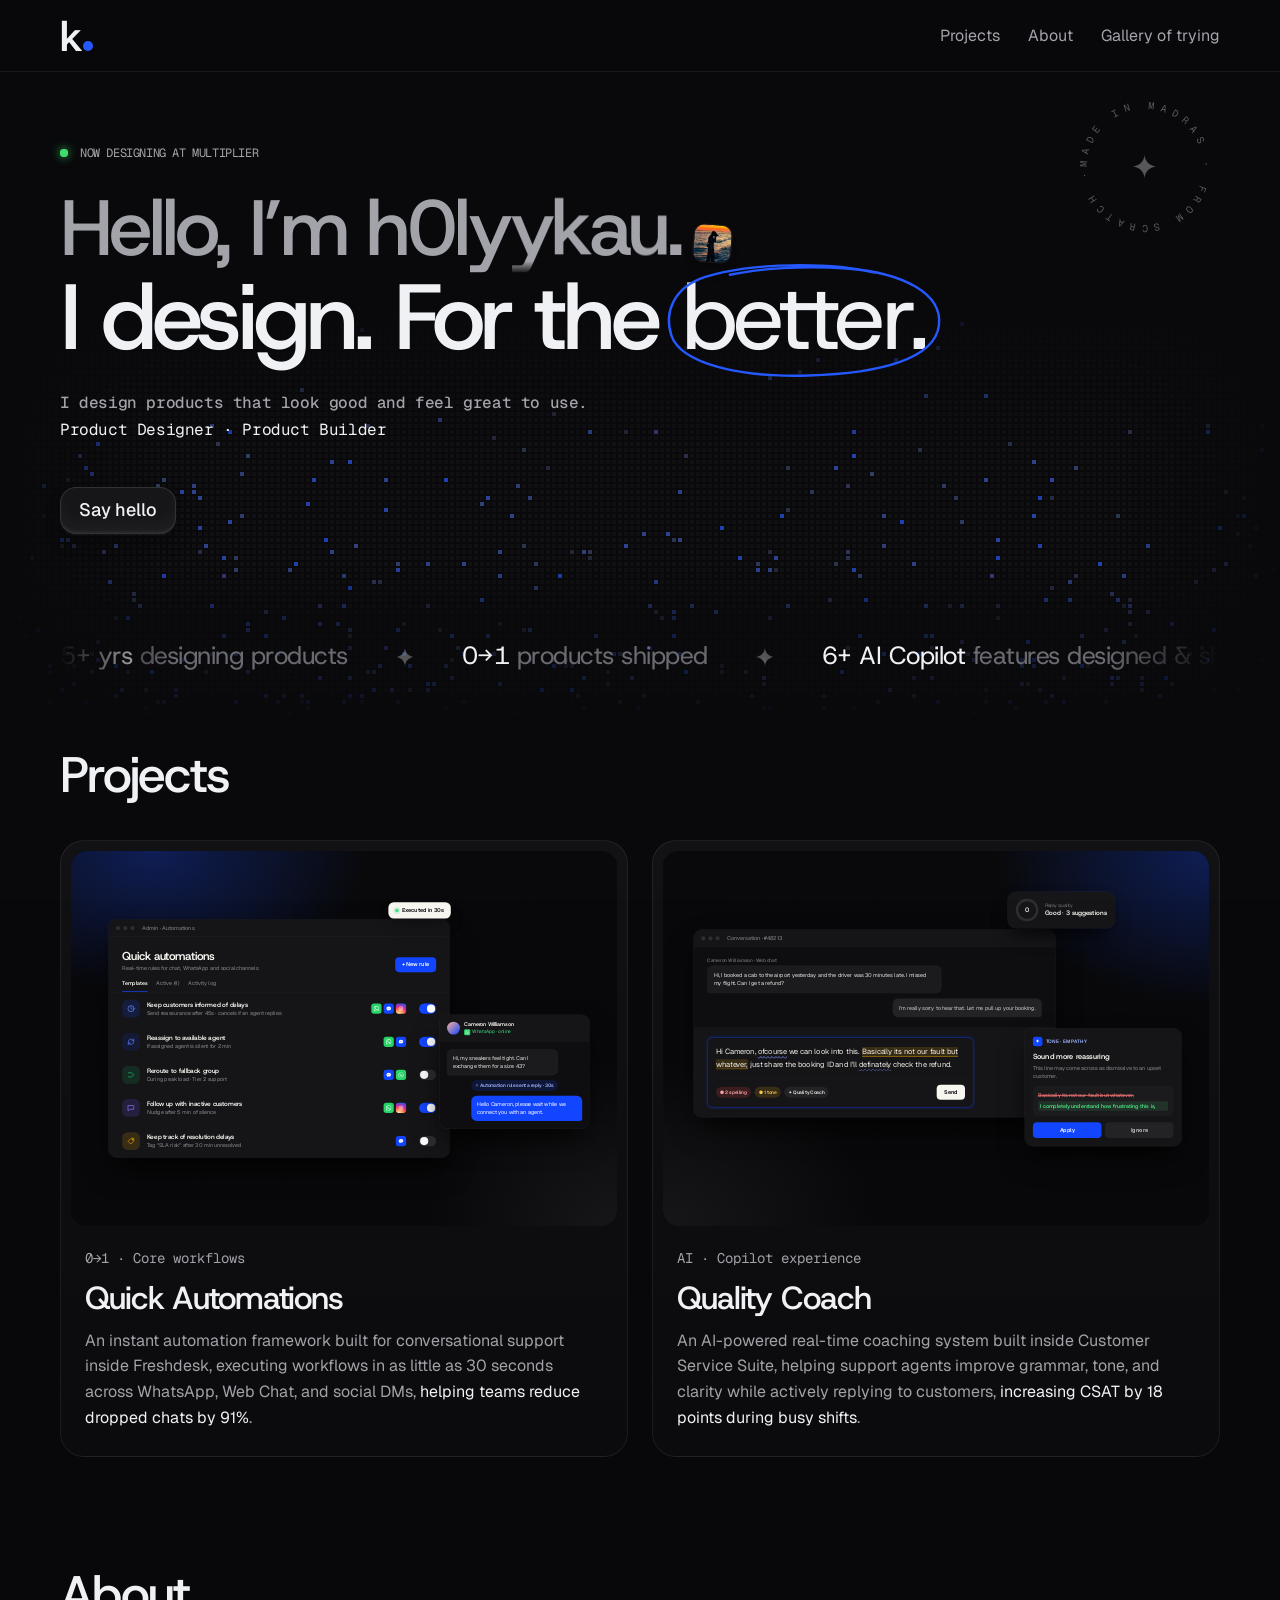
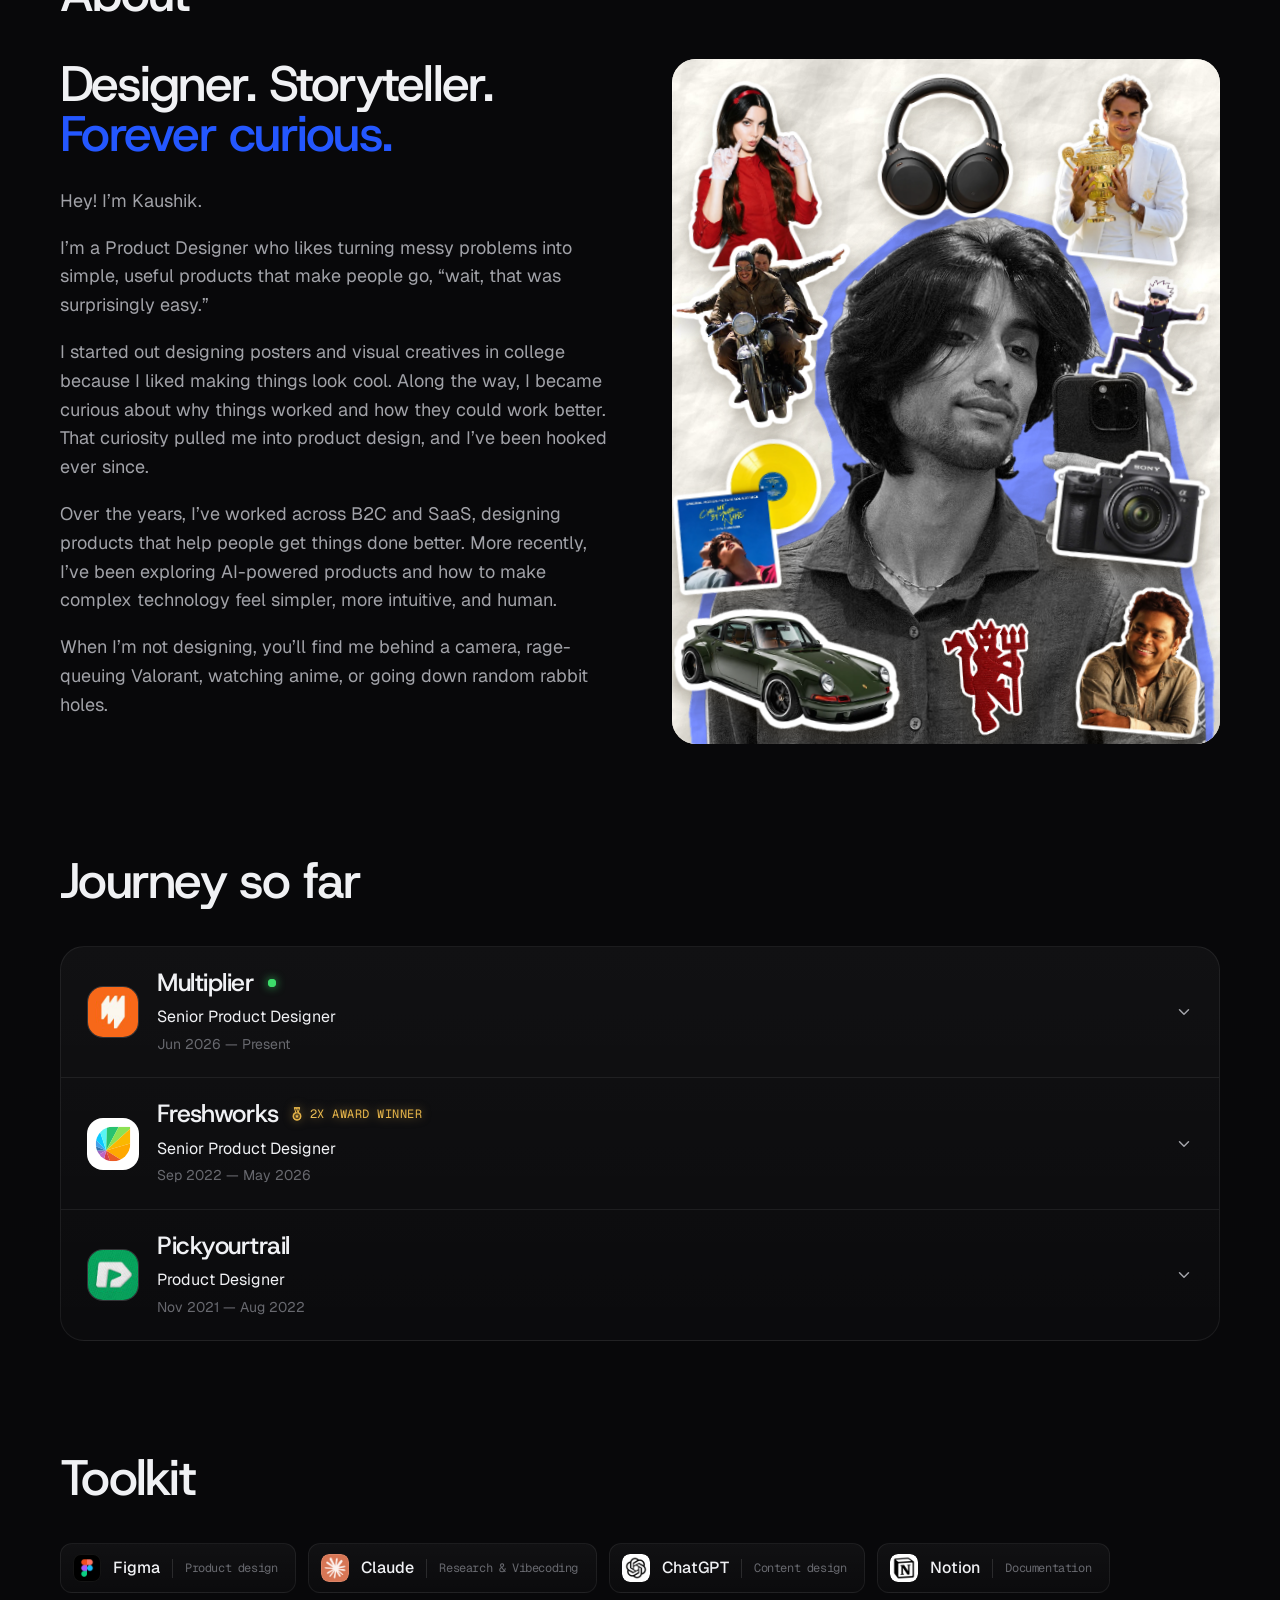
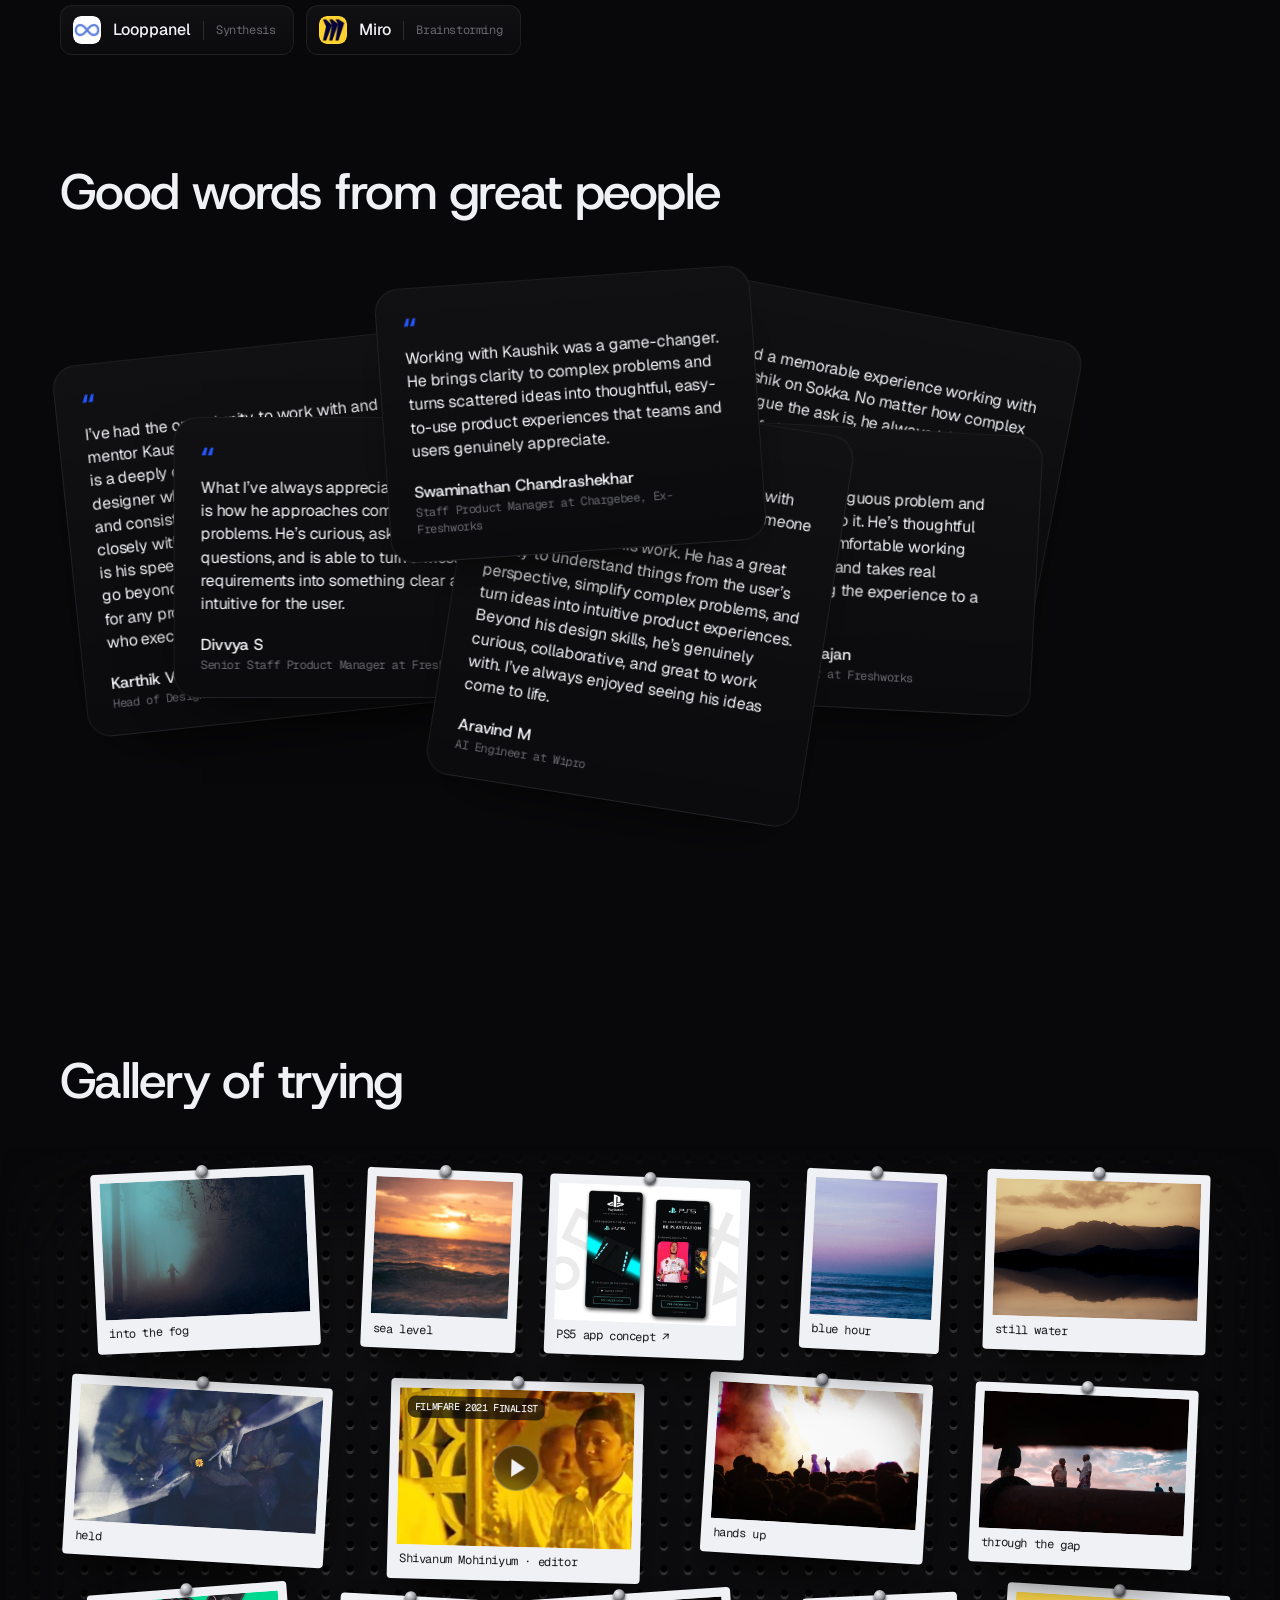
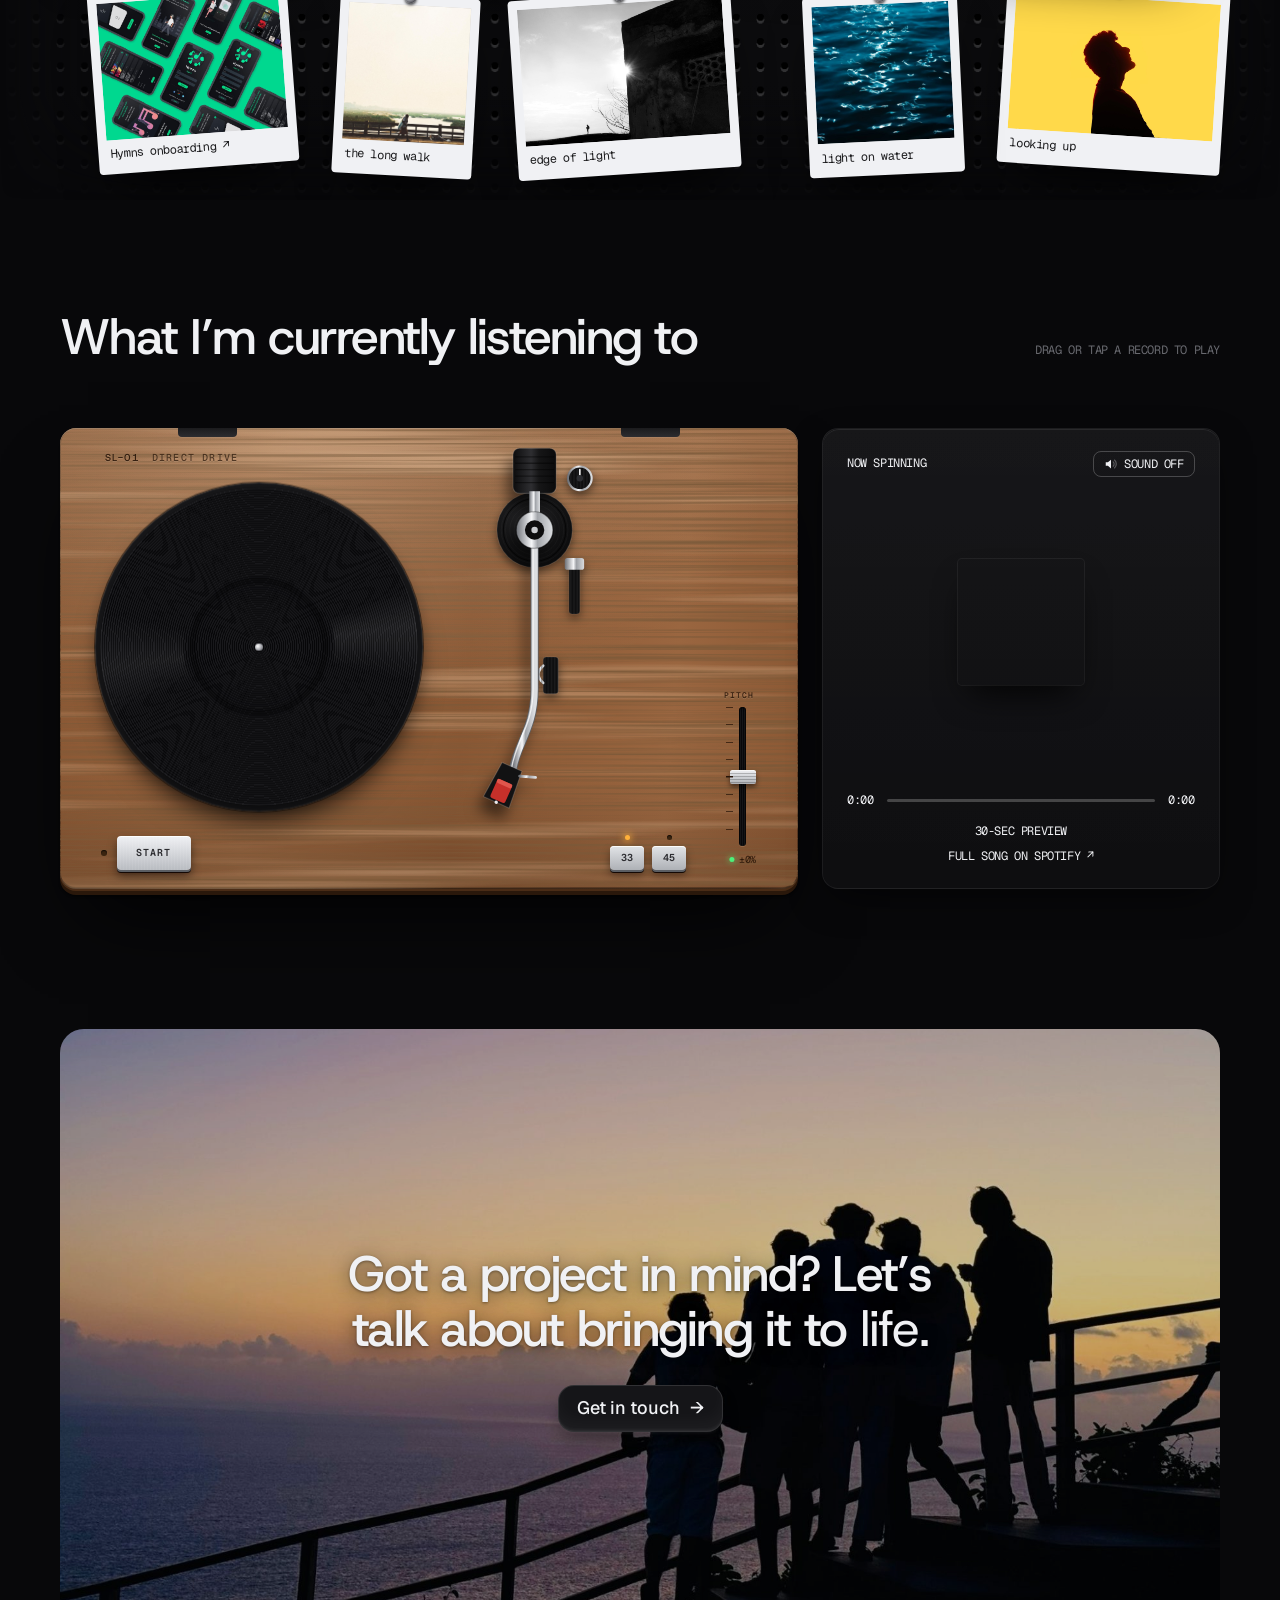
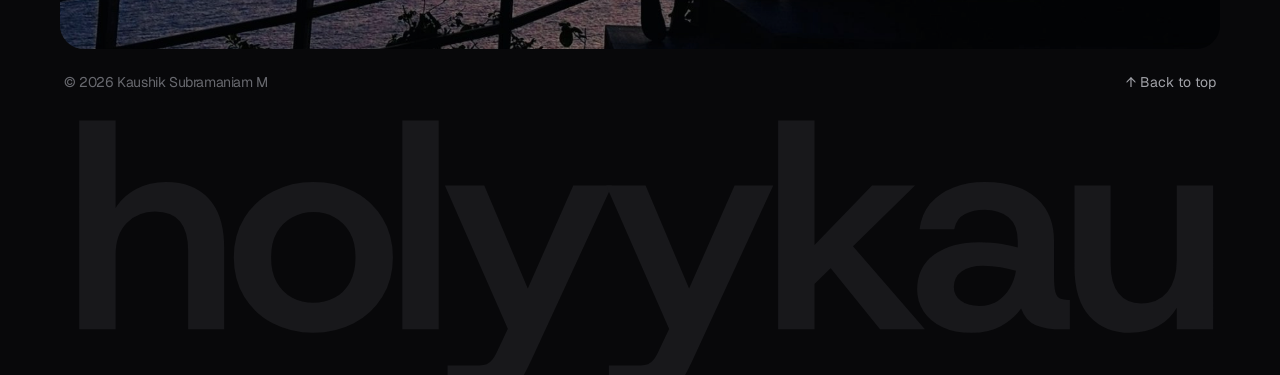
<file: index.html>
<!doctype html><html lang="en"><head>
<meta charset="utf-8"><meta name="viewport" content="width=device-width,initial-scale=1"><meta name="color-scheme" content="dark">
<link rel="preconnect" href="https://fonts.googleapis.com"><link rel="preconnect" href="https://fonts.gstatic.com" crossorigin>
<link href="https://fonts.googleapis.com/css2?family=Host+Grotesk:ital,wght@0,300..800;1,300..800&family=Geist:wght@300..700&family=Geist+Mono:wght@400;500&family=Noto+Sans+Tamil:wght@500;600&display=swap" rel="stylesheet" media="print" onload="this.media='all'">
<link href="https://fonts.googleapis.com/css2?family=Oi&text=%E0%AE%B5%E0%AE%A3%E0%AE%95%E0%AF%8D%E0%AE%95%E0%AE%AE%E0%AF%8D&display=swap" rel="stylesheet" media="print" onload="this.media='all'">
<link href="https://fonts.googleapis.com/css2?family=Noto+Sans+JP:wght@500&text=%E3%81%93%E3%82%93%E3%81%AB%E3%81%A1%E3%81%AF&display=swap" rel="stylesheet" media="print" onload="this.media='all'">
<title>Kaushik Subramaniam · Product Designer</title>
<meta name="description" content="Kaushik Subramaniam, Senior Product Designer at Multiplier. I design for the better. Photographer on the side.">
<link rel="stylesheet" href="styles.css"></head><body>
<!--loader--><div class="loader" aria-hidden="true"><div class="lw"><i></i><span class="words"><span>Hello</span><span lang="fr">Bonjour</span><span lang="es">Hola</span><span lang="it">Ciao</span><span lang="ja">こんにちは</span><span lang="ta">வணக்கம்</span></span></div></div><!--/loader-->
<div class="shell">
<header class="nav"><div class="in"><a class="brand" href="index.html" aria-label="Kaushik, back to home"><span class="bk">k</span><span class="bd" aria-hidden="true"></span></a><nav class="links"><a href="index.html#work">Projects</a><a href="index.html#about">About</a><a href="#trying">Gallery of trying</a></nav></div></header>
<main>
<section class="art" style="padding-top:72px">
  <canvas class="led" aria-hidden="true"></canvas>
  <div class="badge" aria-hidden="true"><svg viewBox="0 0 150 150"><defs><path id="c" d="M75,75 m-58,0 a58,58 0 1,1 116,0 a58,58 0 1,1 -116,0"/></defs><text><textPath href="#c" textLength="358" lengthAdjust="spacing">made in madras · from scratch · </textPath></text></svg><span class="star"><svg class="i-star" viewBox="0 0 24 24" aria-hidden="true"><path d="M12 0C12.6 6.6 17.4 11.4 24 12 17.4 12.6 12.6 17.4 12 24 11.4 17.4 6.6 12.6 0 12 6.6 11.4 11.4 6.6 12 0Z"/></svg></span></div>
  <div class="mono rv nowat" style="margin-bottom:28px;display:flex;align-items:center;gap:10px"><span class="hero" style="all:unset"><span class="livedot" aria-hidden="true"><i></i></span></span>Now designing at Multiplier</div>
  <h1 class="rv"><span>Hello, I’m <x-slot class="slot" data-alt="h0lyykau">Kaushik</x-slot>.<a class="me-link" href="#about" aria-label="About Kaushik"><img class="me" src="assets/me-sq.jpg" alt="Kaushik photographing a sunset at the beach" width="120" height="120"></a></span><span class="l2">I design. For the <em>better.<svg class="loop" viewBox="0 0 300 120" preserveAspectRatio="none" aria-hidden="true"><path class="lp" d="M226 14 C 180 4, 96 4, 46 18 C 12 28, 2 52, 10 74 C 20 100, 80 114, 156 112 C 232 110, 290 96, 294 64 C 298 34, 256 14, 196 10 C 150 7, 104 10, 72 16" fill="none" stroke="#2457FF" stroke-width="2.4" stroke-linecap="round" vector-effect="non-scaling-stroke"/></svg></em></span></h1>
  <div class="blurb rv"><p>I design products that look good and feel great to use.<br><b>Product Designer · Product Builder</b></p>
  <div class="cta"><span class="snake-wrap"><a class="btn primary" href="https://mail.google.com/mail/?view=cm&amp;fs=1&amp;to=kaushiksubramaniam6@gmail.com" target="_blank" rel="noopener" data-snake="always up for good conversations ☕️ ">Say hello</a></span></div></div>
</section>
<div class="marq" aria-hidden="true"><div><span><i>5+ yrs</i> designing products</span><b><svg class="i-star" viewBox="0 0 24 24" aria-hidden="true"><path d="M12 0C12.6 6.6 17.4 11.4 24 12 17.4 12.6 12.6 17.4 12 24 11.4 17.4 6.6 12.6 0 12 6.6 11.4 11.4 6.6 12 0Z"/></svg></b><span><i>0→1</i> products shipped</span><b><svg class="i-star" viewBox="0 0 24 24" aria-hidden="true"><path d="M12 0C12.6 6.6 17.4 11.4 24 12 17.4 12.6 12.6 17.4 12 24 11.4 17.4 6.6 12.6 0 12 6.6 11.4 11.4 6.6 12 0Z"/></svg></b><span><i>6+ AI Copilot</i> features designed &amp; shipped</span><b><svg class="i-star" viewBox="0 0 24 24" aria-hidden="true"><path d="M12 0C12.6 6.6 17.4 11.4 24 12 17.4 12.6 12.6 17.4 12 24 11.4 17.4 6.6 12.6 0 12 6.6 11.4 11.4 6.6 12 0Z"/></svg></b><span><i>Human-centered</i> product design</span><b><svg class="i-star" viewBox="0 0 24 24" aria-hidden="true"><path d="M12 0C12.6 6.6 17.4 11.4 24 12 17.4 12.6 12.6 17.4 12 24 11.4 17.4 6.6 12.6 0 12 6.6 11.4 11.4 6.6 12 0Z"/></svg></b><span><i>AI-powered</i> experiences</span><b><svg class="i-star" viewBox="0 0 24 24" aria-hidden="true"><path d="M12 0C12.6 6.6 17.4 11.4 24 12 17.4 12.6 12.6 17.4 12 24 11.4 17.4 6.6 12.6 0 12 6.6 11.4 11.4 6.6 12 0Z"/></svg></b><span><i>B2B SaaS &amp; B2C</i> products</span><b><svg class="i-star" viewBox="0 0 24 24" aria-hidden="true"><path d="M12 0C12.6 6.6 17.4 11.4 24 12 17.4 12.6 12.6 17.4 12 24 11.4 17.4 6.6 12.6 0 12 6.6 11.4 11.4 6.6 12 0Z"/></svg></b><span><i>2× recognised</i> for exceptional work</span><b><svg class="i-star" viewBox="0 0 24 24" aria-hidden="true"><path d="M12 0C12.6 6.6 17.4 11.4 24 12 17.4 12.6 12.6 17.4 12 24 11.4 17.4 6.6 12.6 0 12 6.6 11.4 11.4 6.6 12 0Z"/></svg></b><span><i>5+ yrs</i> designing products</span><b><svg class="i-star" viewBox="0 0 24 24" aria-hidden="true"><path d="M12 0C12.6 6.6 17.4 11.4 24 12 17.4 12.6 12.6 17.4 12 24 11.4 17.4 6.6 12.6 0 12 6.6 11.4 11.4 6.6 12 0Z"/></svg></b><span><i>0→1</i> products shipped</span><b><svg class="i-star" viewBox="0 0 24 24" aria-hidden="true"><path d="M12 0C12.6 6.6 17.4 11.4 24 12 17.4 12.6 12.6 17.4 12 24 11.4 17.4 6.6 12.6 0 12 6.6 11.4 11.4 6.6 12 0Z"/></svg></b><span><i>6+ AI Copilot</i> features designed &amp; shipped</span><b><svg class="i-star" viewBox="0 0 24 24" aria-hidden="true"><path d="M12 0C12.6 6.6 17.4 11.4 24 12 17.4 12.6 12.6 17.4 12 24 11.4 17.4 6.6 12.6 0 12 6.6 11.4 11.4 6.6 12 0Z"/></svg></b><span><i>Human-centered</i> product design</span><b><svg class="i-star" viewBox="0 0 24 24" aria-hidden="true"><path d="M12 0C12.6 6.6 17.4 11.4 24 12 17.4 12.6 12.6 17.4 12 24 11.4 17.4 6.6 12.6 0 12 6.6 11.4 11.4 6.6 12 0Z"/></svg></b><span><i>AI-powered</i> experiences</span><b><svg class="i-star" viewBox="0 0 24 24" aria-hidden="true"><path d="M12 0C12.6 6.6 17.4 11.4 24 12 17.4 12.6 12.6 17.4 12 24 11.4 17.4 6.6 12.6 0 12 6.6 11.4 11.4 6.6 12 0Z"/></svg></b><span><i>B2B SaaS &amp; B2C</i> products</span><b><svg class="i-star" viewBox="0 0 24 24" aria-hidden="true"><path d="M12 0C12.6 6.6 17.4 11.4 24 12 17.4 12.6 12.6 17.4 12 24 11.4 17.4 6.6 12.6 0 12 6.6 11.4 11.4 6.6 12 0Z"/></svg></b><span><i>2× recognised</i> for exceptional work</span><b><svg class="i-star" viewBox="0 0 24 24" aria-hidden="true"><path d="M12 0C12.6 6.6 17.4 11.4 24 12 17.4 12.6 12.6 17.4 12 24 11.4 17.4 6.6 12.6 0 12 6.6 11.4 11.4 6.6 12 0Z"/></svg></b></div></div>

<section id="work">
  <div class="lab rv"><h2>Projects</h2></div>
  <div class="work">
    <a class="pc rv" href="work/quick-automations.html">
      <span class="pc-img"><span class="cv cv-qa" role="img" aria-label="Quick Automations: an automation switches on and replies to a WhatsApp customer in 30 seconds"><span class="cv-st"><span class="cv-dots"></span><span class="cv-win cv-main"><span class="cv-tb"><i></i><i></i><i></i><em>Admin · Automations</em></span><span class="cv-hd"><span><b class="cv-h1">Quick automations</b><small>Real-time rules for chat, WhatsApp and social channels</small></span><span class="cv-btn">+ New rule</span></span><span class="cv-tabs"><b>Templates</b><em>Active (4)</em><em>Activity log</em></span><span class="cv-row" style="--i:0"><span class="cv-ic" style="background:rgba(var(--cv-blue-41-rgb),var(--o16))"><svg viewBox="0 0 24 24" fill="none" stroke="#6f8cff" stroke-width="2" stroke-linecap="round" stroke-linejoin="round"><circle cx="12" cy="12" r="9"/><path d="M12 7v5l3 2"/></svg></span><span class="cv-t"><b>Keep customers informed of delays</b><small>Send reassurance after 45s · cancels if an agent replies</small></span><span class="cv-ch"><i style="background:var(--cv-green-75)"><svg viewBox="0 0 24 24" fill="#fff"><path d="M17.472 14.382c-.297-.149-1.758-.867-2.03-.967-.273-.099-.471-.148-.67.15-.197.297-.767.966-.94 1.164-.173.199-.347.223-.644.075-.297-.15-1.255-.463-2.39-1.475-.883-.788-1.48-1.761-1.653-2.059-.173-.297-.018-.458.13-.606.134-.133.298-.347.446-.52.149-.174.198-.298.298-.497.099-.198.05-.371-.025-.52-.075-.149-.669-1.612-.916-2.207-.242-.579-.487-.5-.669-.51-.173-.008-.371-.01-.57-.01-.198 0-.52.074-.792.372-.272.297-1.04 1.016-1.04 2.479 0 1.462 1.065 2.875 1.213 3.074.149.198 2.096 3.2 5.077 4.487.709.306 1.262.489 1.694.625.712.227 1.36.195 1.871.118.571-.085 1.758-.719 2.006-1.413.248-.694.248-1.289.173-1.413-.074-.124-.272-.198-.57-.347m-5.421 7.403h-.004a9.87 9.87 0 0 1-5.031-1.378l-.361-.214-3.741.982.998-3.648-.235-.374a9.86 9.86 0 0 1-1.51-5.26c.001-5.45 4.436-9.884 9.888-9.884 2.64 0 5.122 1.03 6.988 2.898a9.825 9.825 0 0 1 2.893 6.994c-.003 5.45-4.437 9.884-9.885 9.884m8.413-18.297A11.815 11.815 0 0 0 12.05 0C5.495 0 .16 5.335.157 11.892c0 2.096.547 4.142 1.588 5.945L.057 24l6.305-1.654a11.882 11.882 0 0 0 5.683 1.448h.005c6.554 0 11.89-5.335 11.893-11.893a11.821 11.821 0 0 0-3.48-8.413Z"/></svg></i><i style="background:var(--cv-blue-41)"><svg viewBox="0 0 24 24" fill="#fff"><path d="M12 3C6.5 3 2 6.8 2 11.5c0 2.5 1.3 4.8 3.4 6.3L4.6 21l3.8-1.9c1.1.3 2.3.5 3.6.5 5.5 0 10-3.8 10-8.6S17.5 3 12 3Z"/><circle cx="8" cy="11.5" r="1.3" fill="#1245ff"/><circle cx="12" cy="11.5" r="1.3" fill="#1245ff"/><circle cx="16" cy="11.5" r="1.3" fill="#1245ff"/></svg></i><i style="background:var(--cv-instagram)"><svg viewBox="0 0 24 24" fill="none" stroke="#fff" stroke-width="2.2"><rect x="3.5" y="3.5" width="17" height="17" rx="5"/><circle cx="12" cy="12" r="4"/><circle cx="17.3" cy="6.7" r="1.1" fill="#fff" stroke="none"/></svg></i></span><span class="cv-sw go"></span></span><span class="cv-row" style="--i:1"><span class="cv-ic" style="background:rgba(var(--cv-blue-41-rgb),var(--o12))"><svg viewBox="0 0 24 24" fill="none" stroke="#5b7cff" stroke-width="2" stroke-linecap="round" stroke-linejoin="round"><path d="M4 12a8 8 0 0 1 14-5l2 2M20 12a8 8 0 0 1-14 5l-2-2"/><path d="M20 4v5h-5M4 20v-5h5"/></svg></span><span class="cv-t"><b>Reassign to available agent</b><small>If assigned agent is silent for 2 min</small></span><span class="cv-ch"><i style="background:var(--cv-green-75)"><svg viewBox="0 0 24 24" fill="#fff"><path d="M17.472 14.382c-.297-.149-1.758-.867-2.03-.967-.273-.099-.471-.148-.67.15-.197.297-.767.966-.94 1.164-.173.199-.347.223-.644.075-.297-.15-1.255-.463-2.39-1.475-.883-.788-1.48-1.761-1.653-2.059-.173-.297-.018-.458.13-.606.134-.133.298-.347.446-.52.149-.174.198-.298.298-.497.099-.198.05-.371-.025-.52-.075-.149-.669-1.612-.916-2.207-.242-.579-.487-.5-.669-.51-.173-.008-.371-.01-.57-.01-.198 0-.52.074-.792.372-.272.297-1.04 1.016-1.04 2.479 0 1.462 1.065 2.875 1.213 3.074.149.198 2.096 3.2 5.077 4.487.709.306 1.262.489 1.694.625.712.227 1.36.195 1.871.118.571-.085 1.758-.719 2.006-1.413.248-.694.248-1.289.173-1.413-.074-.124-.272-.198-.57-.347m-5.421 7.403h-.004a9.87 9.87 0 0 1-5.031-1.378l-.361-.214-3.741.982.998-3.648-.235-.374a9.86 9.86 0 0 1-1.51-5.26c.001-5.45 4.436-9.884 9.888-9.884 2.64 0 5.122 1.03 6.988 2.898a9.825 9.825 0 0 1 2.893 6.994c-.003 5.45-4.437 9.884-9.885 9.884m8.413-18.297A11.815 11.815 0 0 0 12.05 0C5.495 0 .16 5.335.157 11.892c0 2.096.547 4.142 1.588 5.945L.057 24l6.305-1.654a11.882 11.882 0 0 0 5.683 1.448h.005c6.554 0 11.89-5.335 11.893-11.893a11.821 11.821 0 0 0-3.48-8.413Z"/></svg></i><i style="background:var(--cv-blue-41)"><svg viewBox="0 0 24 24" fill="#fff"><path d="M12 3C6.5 3 2 6.8 2 11.5c0 2.5 1.3 4.8 3.4 6.3L4.6 21l3.8-1.9c1.1.3 2.3.5 3.6.5 5.5 0 10-3.8 10-8.6S17.5 3 12 3Z"/><circle cx="8" cy="11.5" r="1.3" fill="#1245ff"/><circle cx="12" cy="11.5" r="1.3" fill="#1245ff"/><circle cx="16" cy="11.5" r="1.3" fill="#1245ff"/></svg></i></span><span class="cv-sw "></span></span><span class="cv-row" style="--i:2"><span class="cv-ic" style="background:rgba(var(--cv-green-58-rgb),var(--o16))"><svg viewBox="0 0 24 24" fill="none" stroke="#22b573" stroke-width="2" stroke-linecap="round" stroke-linejoin="round"><path d="M4 6h10l6 6-6 6H4"/></svg></span><span class="cv-t"><b>Reroute to fallback group</b><small>During peak load · Tier 2 support</small></span><span class="cv-ch"><i style="background:var(--cv-blue-41)"><svg viewBox="0 0 24 24" fill="#fff"><path d="M12 3C6.5 3 2 6.8 2 11.5c0 2.5 1.3 4.8 3.4 6.3L4.6 21l3.8-1.9c1.1.3 2.3.5 3.6.5 5.5 0 10-3.8 10-8.6S17.5 3 12 3Z"/><circle cx="8" cy="11.5" r="1.3" fill="#1245ff"/><circle cx="12" cy="11.5" r="1.3" fill="#1245ff"/><circle cx="16" cy="11.5" r="1.3" fill="#1245ff"/></svg></i><i style="background:var(--cv-green-75)"><svg viewBox="0 0 24 24" fill="#fff"><path d="M17.472 14.382c-.297-.149-1.758-.867-2.03-.967-.273-.099-.471-.148-.67.15-.197.297-.767.966-.94 1.164-.173.199-.347.223-.644.075-.297-.15-1.255-.463-2.39-1.475-.883-.788-1.48-1.761-1.653-2.059-.173-.297-.018-.458.13-.606.134-.133.298-.347.446-.52.149-.174.198-.298.298-.497.099-.198.05-.371-.025-.52-.075-.149-.669-1.612-.916-2.207-.242-.579-.487-.5-.669-.51-.173-.008-.371-.01-.57-.01-.198 0-.52.074-.792.372-.272.297-1.04 1.016-1.04 2.479 0 1.462 1.065 2.875 1.213 3.074.149.198 2.096 3.2 5.077 4.487.709.306 1.262.489 1.694.625.712.227 1.36.195 1.871.118.571-.085 1.758-.719 2.006-1.413.248-.694.248-1.289.173-1.413-.074-.124-.272-.198-.57-.347m-5.421 7.403h-.004a9.87 9.87 0 0 1-5.031-1.378l-.361-.214-3.741.982.998-3.648-.235-.374a9.86 9.86 0 0 1-1.51-5.26c.001-5.45 4.436-9.884 9.888-9.884 2.64 0 5.122 1.03 6.988 2.898a9.825 9.825 0 0 1 2.893 6.994c-.003 5.45-4.437 9.884-9.885 9.884m8.413-18.297A11.815 11.815 0 0 0 12.05 0C5.495 0 .16 5.335.157 11.892c0 2.096.547 4.142 1.588 5.945L.057 24l6.305-1.654a11.882 11.882 0 0 0 5.683 1.448h.005c6.554 0 11.89-5.335 11.893-11.893a11.821 11.821 0 0 0-3.48-8.413Z"/></svg></i></span><span class="cv-sw off"></span></span><span class="cv-row" style="--i:3"><span class="cv-ic" style="background:rgba(var(--cv-violet-45-rgb),var(--o16))"><svg viewBox="0 0 24 24" fill="none" stroke="#8b78ff" stroke-width="2" stroke-linecap="round" stroke-linejoin="round"><path d="M4 5h16v11H8l-4 4z"/></svg></span><span class="cv-t"><b>Follow up with inactive customers</b><small>Nudge after 5 min of silence</small></span><span class="cv-ch"><i style="background:var(--cv-green-75)"><svg viewBox="0 0 24 24" fill="#fff"><path d="M17.472 14.382c-.297-.149-1.758-.867-2.03-.967-.273-.099-.471-.148-.67.15-.197.297-.767.966-.94 1.164-.173.199-.347.223-.644.075-.297-.15-1.255-.463-2.39-1.475-.883-.788-1.48-1.761-1.653-2.059-.173-.297-.018-.458.13-.606.134-.133.298-.347.446-.52.149-.174.198-.298.298-.497.099-.198.05-.371-.025-.52-.075-.149-.669-1.612-.916-2.207-.242-.579-.487-.5-.669-.51-.173-.008-.371-.01-.57-.01-.198 0-.52.074-.792.372-.272.297-1.04 1.016-1.04 2.479 0 1.462 1.065 2.875 1.213 3.074.149.198 2.096 3.2 5.077 4.487.709.306 1.262.489 1.694.625.712.227 1.36.195 1.871.118.571-.085 1.758-.719 2.006-1.413.248-.694.248-1.289.173-1.413-.074-.124-.272-.198-.57-.347m-5.421 7.403h-.004a9.87 9.87 0 0 1-5.031-1.378l-.361-.214-3.741.982.998-3.648-.235-.374a9.86 9.86 0 0 1-1.51-5.26c.001-5.45 4.436-9.884 9.888-9.884 2.64 0 5.122 1.03 6.988 2.898a9.825 9.825 0 0 1 2.893 6.994c-.003 5.45-4.437 9.884-9.885 9.884m8.413-18.297A11.815 11.815 0 0 0 12.05 0C5.495 0 .16 5.335.157 11.892c0 2.096.547 4.142 1.588 5.945L.057 24l6.305-1.654a11.882 11.882 0 0 0 5.683 1.448h.005c6.554 0 11.89-5.335 11.893-11.893a11.821 11.821 0 0 0-3.48-8.413Z"/></svg></i><i style="background:var(--cv-instagram)"><svg viewBox="0 0 24 24" fill="none" stroke="#fff" stroke-width="2.2"><rect x="3.5" y="3.5" width="17" height="17" rx="5"/><circle cx="12" cy="12" r="4"/><circle cx="17.3" cy="6.7" r="1.1" fill="#fff" stroke="none"/></svg></i></span><span class="cv-sw "></span></span><span class="cv-row" style="--i:4"><span class="cv-ic" style="background:rgba(var(--cv-amber-71-rgb),var(--o16))"><svg viewBox="0 0 24 24" fill="none" stroke="#e5a100" stroke-width="2" stroke-linecap="round" stroke-linejoin="round"><path d="M4 12l8-8h8v8l-8 8z"/><circle cx="16" cy="8" r="1.5"/></svg></span><span class="cv-t"><b>Keep track of resolution delays</b><small>Tag “SLA risk” after 30 min unresolved</small></span><span class="cv-ch"><i style="background:var(--cv-blue-41)"><svg viewBox="0 0 24 24" fill="#fff"><path d="M12 3C6.5 3 2 6.8 2 11.5c0 2.5 1.3 4.8 3.4 6.3L4.6 21l3.8-1.9c1.1.3 2.3.5 3.6.5 5.5 0 10-3.8 10-8.6S17.5 3 12 3Z"/><circle cx="8" cy="11.5" r="1.3" fill="#1245ff"/><circle cx="12" cy="11.5" r="1.3" fill="#1245ff"/><circle cx="16" cy="11.5" r="1.3" fill="#1245ff"/></svg></i></span><span class="cv-sw off"></span></span></span><span class="cv-win cv-chat"><span class="cv-chh"><span class="cv-av"></span><span><b>Cameron Williamson</b><small><i class="cv-wa"><svg viewBox="0 0 24 24" fill="#fff"><path d="M17.472 14.382c-.297-.149-1.758-.867-2.03-.967-.273-.099-.471-.148-.67.15-.197.297-.767.966-.94 1.164-.173.199-.347.223-.644.075-.297-.15-1.255-.463-2.39-1.475-.883-.788-1.48-1.761-1.653-2.059-.173-.297-.018-.458.13-.606.134-.133.298-.347.446-.52.149-.174.198-.298.298-.497.099-.198.05-.371-.025-.52-.075-.149-.669-1.612-.916-2.207-.242-.579-.487-.5-.669-.51-.173-.008-.371-.01-.57-.01-.198 0-.52.074-.792.372-.272.297-1.04 1.016-1.04 2.479 0 1.462 1.065 2.875 1.213 3.074.149.198 2.096 3.2 5.077 4.487.709.306 1.262.489 1.694.625.712.227 1.36.195 1.871.118.571-.085 1.758-.719 2.006-1.413.248-.694.248-1.289.173-1.413-.074-.124-.272-.198-.57-.347m-5.421 7.403h-.004a9.87 9.87 0 0 1-5.031-1.378l-.361-.214-3.741.982.998-3.648-.235-.374a9.86 9.86 0 0 1-1.51-5.26c.001-5.45 4.436-9.884 9.888-9.884 2.64 0 5.122 1.03 6.988 2.898a9.825 9.825 0 0 1 2.893 6.994c-.003 5.45-4.437 9.884-9.885 9.884m8.413-18.297A11.815 11.815 0 0 0 12.05 0C5.495 0 .16 5.335.157 11.892c0 2.096.547 4.142 1.588 5.945L.057 24l6.305-1.654a11.882 11.882 0 0 0 5.683 1.448h.005c6.554 0 11.89-5.335 11.893-11.893a11.821 11.821 0 0 0-3.48-8.413Z"/></svg></i>WhatsApp · online</small></span></span><span class="cv-msgs"><span class="cv-m c">Hi, my sneakers feel tight. Can I exchange them for a size 43?</span><span class="cv-sys">⚡ Automation rule sent a reply · 30s</span><span class="cv-m a">Hello Cameron, please wait while we connect you with an agent.</span></span></span><span class="cv-timer"><i></i>Executed in 30s</span></span></span></span>
      <span class="pc-body">
        <span class="pc-sub">0→1 · Core workflows</span><h3>Quick Automations</h3><p>An instant automation framework built for conversational support inside Freshdesk, executing workflows in as little as 30 seconds across WhatsApp, Web Chat, and social DMs, <b class="pc-met">helping teams reduce dropped chats by 91%</b>.</p></span>
    </a>
    <a class="pc rv" href="work/quality-coach.html">
      <span class="pc-img"><span class="cv cv-qc" role="img" aria-label="Quality Coach: a reply is checked as it is typed, and a tone suggestion is applied"><span class="cv-st"><span class="cv-dots"></span><span class="cv-win cv-main"><span class="cv-tb"><i></i><i></i><i></i><em>Conversation · #48213</em></span><span class="cv-conv"><span><span class="cv-who">Cameron Williamson · Web chat</span><span class="cv-m c">Hi, I booked a cab to the airport yesterday and the driver was 30 minutes late. I missed my flight. Can I get a refund?</span></span><span class="cv-m a">I'm really sorry to hear that. Let me pull up your booking.</span></span><span class="cv-comp"><span class="cv-box"><span class="cv-txt">Hi Cameron, <span class="cv-g">ofcourse</span> we can look into this. <span class="cv-tn"><span class="old">Basically its not our fault but whatever,</span><span class="new">I completely understand how frustrating this is,</span></span> just share the booking ID and I'll <span class="cv-g">definately</span> check the refund.</span><span class="cv-bar"><span class="cv-pill sp">● 2 spelling</span><span class="cv-pill tone">● 1 tone</span><span class="cv-pill qc">✦ Quality Coach</span><span class="cv-send">Send</span></span></span></span></span><span class="cv-win cv-pop"><span class="cv-k"><i>✦</i>Tone · Empathy</span><b class="cv-h3">Sound more reassuring</b><small>This line may come across as dismissive to an upset customer.</small><span class="cv-diff"><s>Basically its not our fault but whatever,</s><b>I completely understand how frustrating this is,</b></span><span class="cv-acts"><span class="cv-apply">Apply</span><span>Ignore</span></span></span><span class="cv-score"><span class="cv-ring"><b>82</b></span><span><small>Reply quality</small><strong>Good · 3 suggestions</strong></span></span></span></span></span>
      <span class="pc-body">
        <span class="pc-sub">AI · Copilot experience</span><h3>Quality Coach</h3><p>An AI-powered real-time coaching system built inside Customer Service Suite, helping support agents improve grammar, tone, and clarity while actively replying to customers, <b class="pc-met">increasing CSAT by 18 points during busy shifts</b>.</p></span>
    </a>
  </div>
</section>

<section id="about">
  <div class="lab rv"><h2>About</h2></div>
  <div class="split">
    <div class="about rv">
      <h3 class="ah">Designer. Storyteller.<br><span>Forever curious.</span></h3>
      <p>Hey! I’m Kaushik.</p>
      <p>I’m a Product Designer who likes turning messy problems into simple, useful products that make people go, <span class="hl">“wait, that was surprisingly easy.”</span></p>
      <p>I started out designing posters and visual creatives in college because I liked making things look cool. Along the way, I became curious about <b>why things worked and how they could work better</b>. That curiosity pulled me into product design, and I’ve been hooked ever since.</p>
      <p>Over the years, I’ve worked across B2C and SaaS, designing products that help people get things done better. More recently, I’ve been exploring AI-powered products and how to make complex technology feel simpler, more intuitive, and human.</p>
      <p>When I’m not designing, you’ll find me behind a camera, rage-queuing Valorant, watching anime, or going down random rabbit holes.</p>
    </div>
    <div class="cl-wrap"><figure class="portrait cl rv" aria-label="A sticker board of things Kaushik likes"><img class="cl-paper" src="assets/about/paper.jpg" alt="" loading="lazy"><img class="cl-me" src="assets/about/me.png" alt="Kaushik, mirror selfie" loading="lazy"><span class="cl-s cl-cut" style="--x:69%;--y:57%;--w:29cqw;--r:6deg;--d:0.6s" title="Sony α7 III"><img src="assets/about/a7.webp" alt="Sony α7 III" loading="lazy"></span><span class="cl-s cl-cut" style="--x:2%;--y:3%;--w:25cqw;--r:-5deg;--d:0.0s" title="Lana Del Rey"><img src="assets/about/lana.webp" alt="Lana Del Rey" loading="lazy"></span><span class="cl-s cl-cut" style="--x:77.3%;--y:31.6%;--w:20cqw;--r:7deg;--d:1.3s" title="Jujutsu Kaisen · Gojo"><img src="assets/about/gojo.webp" alt="Jujutsu Kaisen · Gojo" loading="lazy"></span><span class="cl-s cl-cut" style="--x:70%;--y:2%;--w:25cqw;--r:6deg;--d:0.5s" title="Roger Federer · Wimbledon"><img src="assets/about/fed.webp" alt="Roger Federer · Wimbledon" loading="lazy"></span><span class="cl-s cl-cut" style="--x:0%;--y:55.7%;--w:28cqw;--r:-6deg;--d:0.9s" title="Call Me by Your Name · on vinyl"><img src="assets/about/vinyl.webp" alt="Call Me by Your Name · on vinyl" loading="lazy"></span><span class="cl-s cl-cut" style="--x:37%;--y:2%;--w:25cqw;--r:-4deg;--d:1.4s" title="Sony WH-1000XM4"><img src="assets/about/xm.webp" alt="Sony WH-1000XM4" loading="lazy"></span><span class="cl-s cl-cut" style="--x:0%;--y:26%;--w:34cqw;--r:-5deg;--d:1.6s" title="The Motorcycle Diaries"><img src="assets/about/md.webp" alt="The Motorcycle Diaries" loading="lazy"></span><span class="cl-s cl-cut" style="--x:0%;--y:80.4%;--w:42cqw;--r:4deg;--d:1.1s" title="Porsche 911 · Singer"><img src="assets/about/singer.webp" alt="Porsche 911 · Singer" loading="lazy"></span><span class="cl-s cl-cut" style="--x:49.7%;--y:81.65%;--w:16cqw;--r:-4deg;--d:1.9s" title="Manchester United"><img src="assets/about/mufc.webp" alt="Manchester United" loading="lazy"></span><span class="cl-s cl-cut" style="--x:74%;--y:76.75%;--w:23cqw;--r:5deg;--d:2.1s" title="A. R. Rahman"><img src="assets/about/arr.webp" alt="A. R. Rahman" loading="lazy"></span></figure><p class="cl-cap" aria-hidden="true"><span>everything that keeps me sane. tap to hear <span class="cl-end">them.<svg viewBox="0 0 44 40" fill="none" stroke="currentColor" stroke-width="1.75" stroke-linecap="round" stroke-linejoin="round"><path pathLength="1" d="M2 9C12 3 25 3 29 12C33 21 22 26 19 19C16 12 30 8 35 17C38 23 38 29 36 35"/><path pathLength="1" d="M31.5 31L36 36L40 30.5"/></svg></span></span></p></div>
  </div>
</section>

<section id="path">
  <div class="lab rv"><h2>Journey so far</h2></div>
  <div class="jr rv"><details class="jr-row"><summary><span class="co-logo" aria-hidden="true"><img src="assets/logo-multiplier.jpg" alt="" width="40" height="40"></span><span class="jr-t"><span class="jr-co"><b>Multiplier</b><span class="jr-now" role="img" aria-label="Now designing" title="Now designing"></span></span><span class="jr-role">Senior Product Designer</span><span class="jr-date">Jun 2026 — Present</span></span><svg class="chev" viewBox="0 0 24 24" width="18" height="18" fill="none" stroke="currentColor" stroke-width="2" stroke-linecap="round" stroke-linejoin="round" aria-hidden="true"><path d="m6 9 6 6 6-6"/></svg></summary><div class="jr-body"><ul><li>Sautéing veggies, something good’s simmering…</li></ul></div></details><details class="jr-row"><summary><span class="co-logo co-fw" aria-hidden="true"><svg viewBox="0 0 100 100" aria-hidden="true"><defs><clipPath id="fwleaf"><path d="M50 2H96a2 2 0 0 1 2 2V50A48 48 0 1 1 50 2Z"/></clipPath></defs><g clip-path="url(#fwleaf)"><path d="M31 68L-90.2 138.0L-109.0 68.0Z" fill="#9B69C3"/><path d="M31 68L-109.0 68.0L-98.8 15.6Z" fill="#3374B0"/><path d="M31 68L-98.8 15.6L-66.3 -32.7Z" fill="#45A1E9"/><path d="M31 68L-66.3 -32.7L-12.3 -65.1Z" fill="#0CC8FF"/><path d="M31 68L-12.3 -65.1L35.9 -71.9Z" fill="#58F4F4"/><path d="M31 68L35.9 -71.9L96.7 -55.6Z" fill="#28C26F"/><path d="M31 68L96.7 -55.6L135.0 -25.7Z" fill="#8CE154"/><path d="M31 68L135.0 -25.7L165.6 29.4Z" fill="#FBB800"/><path d="M31 68L165.6 29.4L149.7 142.2Z" fill="#FFA800"/><path d="M31 68L149.7 142.2L78.9 199.6Z" fill="#EB5B23"/><path d="M31 68L78.9 199.6L-2.9 203.8Z" fill="#D53E4E"/><path d="M31 68L-2.9 203.8L-90.2 138.0Z" fill="#BE66C6"/></g></svg></span><span class="jr-t"><span class="jr-co"><b>Freshworks</b><span class="jr-award" title="Exceptional Individual Performer (Q3 2023), Above and Beyond (Q3 2025)"><svg viewBox="0 0 16 16" aria-hidden="true"><path d="M5 1h6l-1.6 5.2A4.5 4.5 0 1 1 6.6 6.2Z" fill="none"/><circle cx="8" cy="10.5" r="4"/><path d="M8 8.4l.7 1.4 1.5.2-1.1 1 .3 1.5L8 11.8l-1.4.7.3-1.5-1.1-1 1.5-.2Z" class="st"/><path d="M5.2 1h2.2l1.2 4.1M10.8 1H8.6" class="rb"/></svg><span class="t">2x Award Winner</span></span></span><span class="jr-role">Senior Product Designer</span><span class="jr-date">Sep 2022 — May 2026</span></span><svg class="chev" viewBox="0 0 24 24" width="18" height="18" fill="none" stroke="currentColor" stroke-width="2" stroke-linecap="round" stroke-linejoin="round" aria-hidden="true"><path d="m6 9 6 6 6-6"/></svg></summary><div class="jr-body"><ul><li>Initiated and led <b>Quick Automations</b> for high-intensity real-time channels, reducing agent effort during peak traffic. <a href="work/quick-automations.html">Read the case study →</a></li><li>Led the end-to-end rollout of <b>Freddy AI</b> across CX products: admin experiences, onboarding flows and 5+ Copilot features like real-time translation, <a href="work/quality-coach.html">proactive quality coaching</a> and context-aware reply suggestions.</li><li>Crafted a unified experience for <b>Freddy Insights</b>, a conversational AI platform that gives admins actionable insights.</li><li>Introduced <b>omni-channel business hours</b> across email, chat, voice and messaging, simplifying configuration for global admins.</li><li>Defined <b>ultra-granular SLAs</b>, configurable down to 30 seconds, and scalable automation workflows for reply timelines across channels.</li><li>Reworked <b>onboarding</b> across CX products with the Product-Led Growth team, cutting drop-off by <b>45%</b> within a month.</li><li>Managed and implemented the <b>Freddy and Freshworks design systems</b> for AI and CX products.</li><li>Awards: <b>Exceptional Individual Performer</b> (Q3 2023) and <b>Above and Beyond</b> (Q3 2025).</li></ul></div></details><details class="jr-row"><summary><span class="co-logo" aria-hidden="true"><img src="assets/logo-pickyourtrail.jpg" alt="" width="40" height="40"></span><span class="jr-t"><span class="jr-co"><b>Pickyourtrail</b></span><span class="jr-role">Product Designer</span><span class="jr-date">Nov 2021 — Aug 2022</span></span><svg class="chev" viewBox="0 0 24 24" width="18" height="18" fill="none" stroke="currentColor" stroke-width="2" stroke-linecap="round" stroke-linejoin="round" aria-hidden="true"><path d="m6 9 6 6 6-6"/></svg></summary><div class="jr-body"><ul><li>Solved pre- and post-booking problems in the <b>Pickyourtrail app</b>.</li><li>Led design of a stealth <b>corporate travel app</b>, with early adoption by Chargebee and Rocketlane.</li><li>Revamped <b>Plato</b>, the internal CRM used by travel and sales consultants.</li></ul></div></details></div>
</section>

<section>
  <div class="lab rv"><h2>Toolkit</h2></div>
  <ul class="tools rv"><li><a class="tool" href="https://www.figma.com" target="_blank" rel="noopener"><span class="tl-ic"><img src="assets/tools/figma.png" alt="" width="28" height="28"></span><span class="tl-n">Figma</span><span class="tl-r">Product design</span></a></li><li><a class="tool" href="https://claude.ai" target="_blank" rel="noopener"><span class="tl-ic"><img src="assets/tools/claude.png" alt="" width="28" height="28"></span><span class="tl-n">Claude</span><span class="tl-r">Research &amp; Vibecoding</span></a></li><li><a class="tool" href="https://chatgpt.com" target="_blank" rel="noopener"><span class="tl-ic"><img src="assets/tools/chatgpt.png" alt="" width="28" height="28"></span><span class="tl-n">ChatGPT</span><span class="tl-r">Content design</span></a></li><li><a class="tool" href="https://www.notion.com" target="_blank" rel="noopener"><span class="tl-ic"><img src="assets/tools/notion.png" alt="" width="28" height="28"></span><span class="tl-n">Notion</span><span class="tl-r">Documentation</span></a></li><li><a class="tool" href="https://www.looppanel.com" target="_blank" rel="noopener"><span class="tl-ic"><img src="assets/tools/looppanel.png" alt="" width="28" height="28"></span><span class="tl-n">Looppanel</span><span class="tl-r">Synthesis</span></a></li><li><a class="tool" href="https://miro.com" target="_blank" rel="noopener"><span class="tl-ic"><img src="assets/tools/miro.png" alt="" width="28" height="28"></span><span class="tl-n">Miro</span><span class="tl-r">Brainstorming</span></a></li></ul>
</section>

<section id="words">
  <div class="lab rv"><h2>Good words from great people</h2></div>
  <div class="tk rv" aria-label="Testimonials">
    <figure class="tk-c t-card" tabindex="0"><span class="tk-q" aria-hidden="true">“</span><blockquote>I’ve had the opportunity to work with and mentor Kaushik across multiple ventures. He is a deeply committed and detail oriented designer who quickly understands context and consistently delivers work that aligns closely with the vision. What sets him apart is his speed, ownership, and willingness to go beyond the brief. A dependable designer for any product leader looking for someone who executes with focus and initiative.</blockquote><figcaption><span><b>Karthik Venkataraman</b><small>Head of Design at Neurostellar</small></span></figcaption></figure>
    <figure class="tk-c t-card" tabindex="0"><span class="tk-q" aria-hidden="true">“</span><blockquote>Working with Kaushik was a game-changer. He brings clarity to complex problems and turns scattered ideas into thoughtful, easy-to-use product experiences that teams and users genuinely appreciate.</blockquote><figcaption><span><b>Swaminathan Chandrashekhar</b><small>Staff Product Manager at Chargebee, Ex-Freshworks</small></span></figcaption></figure>
    <figure class="tk-c t-card" tabindex="0"><span class="tk-q" aria-hidden="true">“</span><blockquote>I had a memorable experience working with Kaushik on Sokka. No matter how complex or vague the ask is, he always tries to simplify it and deliver what’s needed to push the quality of the project. A thoughtful designer and genuinely great person to collaborate with.</blockquote><figcaption><span><b>Prashanth Swaminathan</b><small>Motion Design Lead at Zoho</small></span></figcaption></figure>
    <figure class="tk-c t-card" tabindex="0"><span class="tk-q" aria-hidden="true">“</span><blockquote>What I’ve always appreciated about Kaushik is how he approaches complex product problems. He’s curious, asks the right questions, and is able to turn a messy set of requirements into something clear and intuitive for the user.</blockquote><figcaption><span><b>Divvya S</b><small>Senior Staff Product Manager at Freshworks</small></span></figcaption></figure>
    <figure class="tk-c t-card" tabindex="0"><span class="tk-q" aria-hidden="true">“</span><blockquote>I had the opportunity to work closely with Kaushik while building Sokka, he is someone who brings both creativity and thoughtfulness to his work. He has a great ability to understand things from the user’s perspective, simplify complex problems, and turn ideas into intuitive product experiences. Beyond his design skills, he’s genuinely curious, collaborative, and great to work with. I’ve always enjoyed seeing his ideas come to life.</blockquote><figcaption><span><b>Aravind M</b><small>AI Engineer at Wipro</small></span></figcaption></figure>
    <figure class="tk-c t-card" tabindex="0"><span class="tk-q" aria-hidden="true">“</span><blockquote>Give Kaushik an ambiguous problem and he’ll bring structure to it. He’s thoughtful about the details, comfortable working through uncertainty, and takes real ownership of getting the experience to a high bar.</blockquote><figcaption><span><b>Ashokkumar Nagarajan</b><small>Senior Design Manager at Freshworks</small></span></figcaption></figure>
  </div>
</section>

<section id="trying">
  <div class="lab rv"><h2>Gallery of trying</h2></div>
  <div class="jumble rv" data-board><a class="jf j2" href="https://dribbble.com/shots/12930374-Hymns-Onboarding-Overview" target="_blank" rel="noopener"><span class="jf-img" style="aspect-ratio:4/3"><img src="assets/shots/hymns-onboarding-overview-0374.jpg" alt="Hymns music app onboarding screens" draggable="false" loading="lazy"></span><span class="jf-cap">Hymns onboarding ↗</span></a><a class="jf j4 jf-film" href="https://www.filmfare.com/awards/short-films-2021/finalists/shivanum-mohiniyum/3824" target="_blank" rel="noopener" aria-label="Watch Shivanum Mohiniyum, a Filmfare Short Film Awards 2021 finalist I edited"><span class="jf-img" style="aspect-ratio:3/2"><img draggable="false" src="assets/film/shivanum-mohiniyum.jpg" alt="Still from Shivanum Mohiniyum"><span class="jf-play" aria-hidden="true"></span><span class="jf-tag">Filmfare 2021 finalist</span></span><span class="jf-cap">Shivanum Mohiniyum · editor</span></a><div class="jf j1 jf-photo" role="button" tabindex="0" aria-label="Enlarge photo: still water"><span class="jf-img" style="aspect-ratio:3/2"><img src="assets/photos/still-water.jpg" alt="Mountains reflected in still water under a warm sky" draggable="false" loading="lazy"></span><span class="jf-cap">still water</span></div><div class="jf j3 jf-photo" role="button" tabindex="0" aria-label="Enlarge photo: looking up"><span class="jf-img" style="aspect-ratio:3/2"><img src="assets/photos/looking-up.jpg" alt="Silhouette of a person looking up against a flat yellow sky" draggable="false" loading="lazy"></span><span class="jf-cap">looking up</span></div><div class="jf j6 jf-photo" role="button" tabindex="0" aria-label="Enlarge photo: blue hour"><span class="jf-img jf-low" style="aspect-ratio:4/5"><img src="assets/photos/blue-hour-45.jpg" alt="The sea at blue hour under a violet sky" draggable="false" loading="lazy"></span><span class="jf-cap">blue hour</span></div><div class="jf j7 jf-photo" role="button" tabindex="0" aria-label="Enlarge photo: hands up"><span class="jf-img" style="aspect-ratio:3/2"><img src="assets/photos/hands-up.jpg" alt="Silhouetted crowd at a concert, two fingers raised toward a hazy stage" draggable="false" loading="lazy"></span><span class="jf-cap">hands up</span></div><div class="jf j8 jf-photo" role="button" tabindex="0" aria-label="Enlarge photo: into the fog"><span class="jf-img" style="aspect-ratio:3/2"><img src="assets/photos/into-the-fog.jpg" alt="A lone figure walking into a foggy forest" draggable="false" loading="lazy"></span><span class="jf-cap">into the fog</span></div><a class="jf j9" href="https://dribbble.com/shots/9246977-PS5-App-Concept-Playstation" target="_blank" rel="noopener"><span class="jf-img" style="aspect-ratio:4/3"><img src="assets/shots/ps5-app-concept-playstation-6977.jpg" alt="PS5 app concept" draggable="false" loading="lazy"></span><span class="jf-cap">PS5 app concept ↗</span></a><div class="jf j11 jf-photo" role="button" tabindex="0" aria-label="Enlarge photo: held"><span class="jf-img" style="aspect-ratio:16/9"><img src="assets/photos/held.jpg" alt="A hand holding a small yellow flower over dark leaves" draggable="false" loading="lazy"></span><span class="jf-cap">held</span></div><div class="jf j12 jf-photo" role="button" tabindex="0" aria-label="Enlarge photo: sea level"><span class="jf-img" style="aspect-ratio:1/1"><img src="assets/photos/sea-level.jpg" alt="A low wave catching the last of an orange sunset" draggable="false" loading="lazy"></span><span class="jf-cap">sea level</span></div><div class="jf j13 jf-photo" role="button" tabindex="0" aria-label="Enlarge photo: edge of light"><span class="jf-img" style="aspect-ratio:3/2"><img src="assets/photos/edge-of-light.jpg" alt="Black-and-white: a tiny figure on a ridge beside a sunlit wall" draggable="false" loading="lazy"></span><span class="jf-cap">edge of light</span></div><div class="jf j14 jf-photo" role="button" tabindex="0" aria-label="Enlarge photo: through the gap"><span class="jf-img" style="aspect-ratio:3/2"><img src="assets/photos/through-the-gap.jpg" alt="Two men talking against a pink sky, framed through a dark gap" draggable="false" loading="lazy"></span><span class="jf-cap">through the gap</span></div><div class="jf j15 jf-photo" role="button" tabindex="0" aria-label="Enlarge photo: light on water"><span class="jf-img" style="aspect-ratio:1/1"><img src="assets/photos/light-on-water.jpg" alt="Streaks of light dancing on dark teal water" draggable="false" loading="lazy"></span><span class="jf-cap">light on water</span></div><div class="jf j10 jf-photo" role="button" tabindex="0" aria-label="Enlarge photo: the long walk"><span class="jf-img jf-low" style="aspect-ratio:4/5"><img src="assets/photos/the-long-walk.jpg" alt="A man with a bag walking across a bridge in hazy morning light" draggable="false" loading="lazy"></span><span class="jf-cap">the long walk</span></div></div>
</section>
<section id="listening">
  <div class="lab rv"><h2>What I’m currently listening to</h2><p class="crate-tip mono">Drag or tap a record to play</p></div>
  <div class="shelf rv">
    <ul class="crate"></ul>
  </div>
  <div class="deck rv" aria-label="Turntable. Drag a record onto the deck, or tap one on the wall.">
    <div class="tt-stage"><div class="tt" data-arm-in="29" data-arm-out="39">
      <div class="tt-grain" aria-hidden="true"></div>
      <span class="tt-hinge l" aria-hidden="true"></span><span class="tt-hinge r" aria-hidden="true"></span>
      <span class="tt-badge" aria-hidden="true"><b>SL-01</b> direct drive</span>
      <div class="tt-platter" data-drop>
        <div class="tt-rim"></div>
        <div class="tt-mat"></div>
        <div class="tt-rec"><div class="tt-spin"><div class="tt-grooves"></div><div class="tt-label"></div></div></div>
        <div class="tt-sheen"></div>
        <div class="tt-spindle"></div>
        <div class="tt-hint mono">Drop a record here</div>
      </div>
      <svg class="tt-armbase" viewBox="0 0 120 360" aria-hidden="true">
        <defs>
          <radialGradient id="ttBase" cx=".4" cy=".35" r=".7"><stop offset="0" stop-color="#262628"/><stop offset=".7" stop-color="#121213"/><stop offset="1" stop-color="#0b0b0c"/></radialGradient>
          <pattern id="ttRib" width="3" height="3" patternUnits="userSpaceOnUse"><rect width="3" height="3" fill="#0f0f10"/><rect width="1.2" height="3" fill="#1b1b1c"/></pattern>
          <linearGradient id="ttChromeS" x1="0" x2="1"><stop offset="0" stop-color="#6d7076"/><stop offset=".45" stop-color="#f3f4f6"/><stop offset=".6" stop-color="#9ea1a6"/><stop offset="1" stop-color="#d9dbde"/></linearGradient>
        </defs>
        <circle cx="60" cy="78" r="35" fill="url(#ttBase)" stroke="rgba(255,255,255,.1)"/>
        <g fill="none" stroke="rgba(255,255,255,.035)" stroke-width=".8"><circle cx="60" cy="78" r="31"/><circle cx="60" cy="78" r="27"/><circle cx="60" cy="78" r="23"/><circle cx="60" cy="78" r="19"/></g>
        <circle cx="60" cy="78" r="29" fill="none" stroke="rgba(0,0,0,.6)"/>
        <g class="tt-antiskate"><circle cx="102" cy="30" r="11" fill="url(#ttRib)" stroke="url(#ttChromeS)" stroke-width="2"/><path d="M102 22v5" stroke="#e9e9ea" stroke-width="1.6" stroke-linecap="round"/><circle cx="102" cy="30" r="3" fill="#2d2e32"/></g>
        <g class="tt-rest"><rect x="68" y="196" width="14" height="34" rx="3" fill="url(#ttRib)" stroke="rgba(255,255,255,.1)"/><path d="M68 204q-9 8 0 16" fill="none" stroke="url(#ttChromeS)" stroke-width="2.4" stroke-linecap="round"/></g>
        <g class="tt-cue"><rect x="92" y="112" width="10" height="44" rx="3" fill="url(#ttRib)" stroke="rgba(255,255,255,.08)"/><rect x="88" y="104" width="18" height="11" rx="2.5" fill="url(#ttChromeS)"/></g>
      </svg>
      <svg class="tt-arm" viewBox="0 0 120 360" aria-hidden="true">
        <defs>
          <linearGradient id="ttChrome" x1="0" x2="1"><stop offset="0" stop-color="#707379"/><stop offset=".42" stop-color="#f5f6f8"/><stop offset=".58" stop-color="#a3a6ab"/><stop offset="1" stop-color="#dcdee1"/></linearGradient>
          <linearGradient id="ttWeight" x1="0" x2="1"><stop offset="0" stop-color="#0c0c0d"/><stop offset=".42" stop-color="#2e2e31"/><stop offset=".6" stop-color="#161617"/><stop offset="1" stop-color="#0a0a0b"/></linearGradient>
        </defs>
        <rect x="40" y="2" width="40" height="42" rx="6" fill="url(#ttWeight)" stroke="rgba(255,255,255,.14)"/>
        <path d="M42 10h36M42 16h36M42 22h36M42 28h36M42 34h36" stroke="rgba(0,0,0,.45)" stroke-width="1.2"/>
        <rect x="55" y="42" width="10" height="26" fill="url(#ttChrome)"/>
        <path d="M60 94 L60 226 C60 262 44 276 40 300" fill="none" stroke="#5c5f64" stroke-width="7.5" stroke-linecap="round"/>
        <path d="M60 94 L60 226 C60 262 44 276 40 300" fill="none" stroke="url(#ttChrome)" stroke-width="6" stroke-linecap="round"/>
        <path d="M58.6 96 L58.6 226 C58.6 259 43 273 38.8 298" fill="none" stroke="rgba(255,255,255,.75)" stroke-width="1.2" stroke-linecap="round"/>
        <circle cx="60" cy="78" r="17" fill="url(#ttChrome)" stroke="rgba(0,0,0,.35)"/>
        <circle cx="60" cy="78" r="9" fill="#0d0d0e"/><circle cx="60" cy="78" r="3" fill="#c9cbcf"/>
        <g transform="translate(39 298) rotate(24)">
          <path d="M-10 0h20l3 36h-26z" fill="#121213" stroke="rgba(255,255,255,.16)"/>
          <path d="M10 5l14-5" stroke="url(#ttChrome)" stroke-width="2.6" stroke-linecap="round"/>
          <rect x="-7.5" y="15" width="15" height="19" rx="2" fill="#c7302a"/><rect x="-7.5" y="15" width="15" height="4" rx="1.5" fill="#e0564c"/>
          <circle cx="0" cy="36" r="1.6" fill="#e8e8ea"/>
        </g>
      </svg>
      <div class="tt-ctrl">
        <span class="tt-led" aria-hidden="true"></span>
        <button class="tt-start" type="button" aria-pressed="false"><span>Start</span></button>
        
      </div>
      <div class="tt-rpm" role="group" aria-label="Speed">
          <button type="button" class="mono on" data-rpm="33">33</button><button type="button" class="mono" data-rpm="45">45</button>
        </div><div class="tt-pitchbox">
        <span class="tt-plab" aria-hidden="true">Pitch</span>
        <div class="tt-pitch" role="slider" tabindex="0" aria-label="Pitch" aria-valuemin="-8" aria-valuemax="8" aria-valuenow="0" aria-valuetext="0%"><i></i></div>
        <span class="tt-pv mono" aria-hidden="true">±0%</span>
      </div>
    </div></div>
    <div class="side">
      <div class="np" aria-live="polite">
        <div class="np-top"><span class="mono np-eye">Now spinning</span><span class="np-r"><button class="snd mono" type="button" aria-pressed="false"><svg viewBox="0 0 16 16" aria-hidden="true"><path d="M2 6h2.5L8 3v10L4.5 10H2z"/><path class="w" d="M10.5 5.5a3.5 3.5 0 0 1 0 5M12 3.5a6 6 0 0 1 0 9"/></svg><span>Sound off</span></button></span></div>
        <div class="np-main"><div class="np-cover" aria-hidden="true"></div><div class="np-txt"><h3 class="np-title"></h3><p class="np-artist"></p><p class="np-meta mono"></p></div></div>
        <div class="np-bar"><span class="mono np-t">0:00</span><div class="np-track"><i></i></div><span class="mono np-d">0:00</span></div>
        <div class="np-foot"><span class="np-note mono">30-sec preview</span><a class="np-link mono" target="_blank" rel="noopener">Full song on Spotify ↗</a></div>
      </div>
    </div>
  </div>
</section>

</main>
<footer class="fphoto finale">
  <div class="fimg"><div class="fbg" style="background-image:url(assets/footer.jpg)"></div>
  <div class="fin">
    <h2>Got a project in mind? Let’s talk about bringing it to <em>life.</em></h2>
    <a class="btn primary" href="https://mail.google.com/mail/?view=cm&amp;fs=1&amp;to=kaushiksubramaniam6@gmail.com" target="_blank" rel="noopener">Get in touch <span class="ar">→</span></a>
  </div></div>
  <div class="fbot"><span class="copy">© 2026 Kaushik Subramaniam M</span><a href="#" class="totop">↑ Back to top</a></div>
  <div class="fband"><svg class="giant" viewBox="0 0 1000 236" preserveAspectRatio="xMidYMax meet" aria-hidden="true"><text x="500" y="196" text-anchor="middle" textLength="990" lengthAdjust="spacingAndGlyphs">holyykau</text></svg></div>
</footer>
<div class="lightbox"></div>
</div>
<nav class="dock" aria-label="Social links">
  <a href="https://www.linkedin.com/" target="_blank" rel="noopener" aria-label="Linkedin" data-tip="Linkedin"><svg viewBox="0 0 24 24" aria-hidden="true"><path fill="currentColor" d="M4.98 3.5a2.5 2.5 0 1 1 0 5 2.5 2.5 0 0 1 0-5ZM3 9.75h4v11H3v-11Zm6.5 0h3.8v1.6h.06c.53-.95 1.83-1.95 3.77-1.95 4.03 0 4.77 2.5 4.77 5.76v5.59h-4v-4.96c0-1.18-.02-2.7-1.7-2.7-1.7 0-1.96 1.28-1.96 2.61v5.05h-4v-11Z"/></svg></a>
  <a href="https://dribbble.com/KaushikSubramaniam" target="_blank" rel="noopener" aria-label="Dribbble" data-tip="Dribbble"><svg viewBox="0 0 24 24" aria-hidden="true" fill="none" stroke="currentColor" stroke-width="1.9" stroke-linecap="round"><circle cx="12" cy="12" r="9.2"/><path d="M8.2 3.6c3.6 4.3 6.3 10 7.6 16.8M3.1 10.4c5.4.3 10.6-.8 14.9-4.4M5.3 18.3c3.3-4.3 8.5-6.2 15.6-4.8"/></svg></a>
  <a href="mailto:kaushiksubramaniam6@gmail.com" aria-label="Email" data-tip="kaushiksubramaniam6@gmail.com"><svg viewBox="0 0 24 24" aria-hidden="true" fill="none" stroke="currentColor" stroke-width="1.9" stroke-linecap="round" stroke-linejoin="round"><rect x="3" y="5" width="18" height="14" rx="3"/><path d="m4 7 8 6 8-6"/></svg></a>
  <a href="assets/Kaushik-Subramaniam-Resume.pdf" download aria-label="Download résumé (PDF)" data-tip="Résumé (PDF)"><svg viewBox="0 0 24 24" aria-hidden="true" fill="none" stroke="currentColor" stroke-width="1.9" stroke-linecap="round" stroke-linejoin="round"><path d="M14 3H7a2 2 0 0 0-2 2v14a2 2 0 0 0 2 2h10a2 2 0 0 0 2-2V8Z"/><path d="M14 3v5h5"/><path d="M12 11v6m-3-3 3 3 3-3"/></svg></a>
</nav>
<script src="vendor/lottie_light.min.js"></script><script src="assets/lottie/runner-anim.js"></script><script src="main.js"></script>
</body></html>
</file>
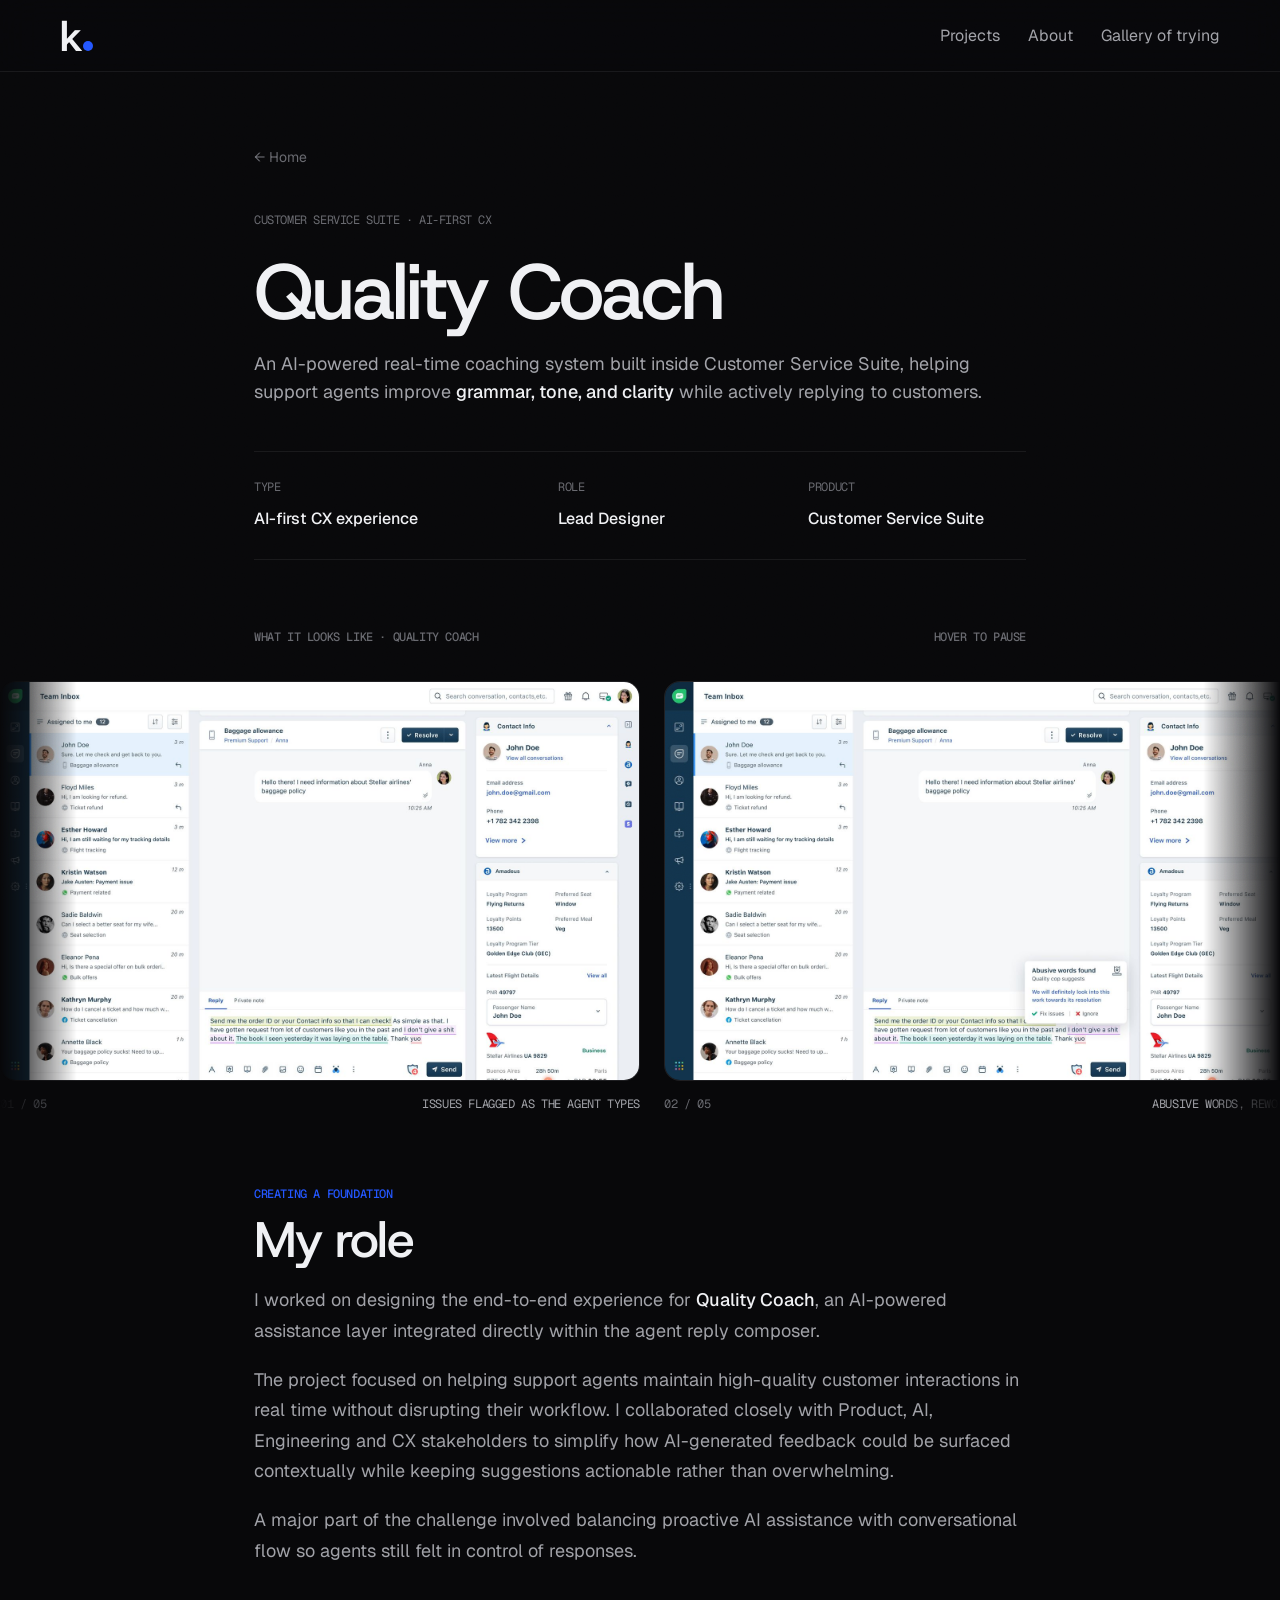
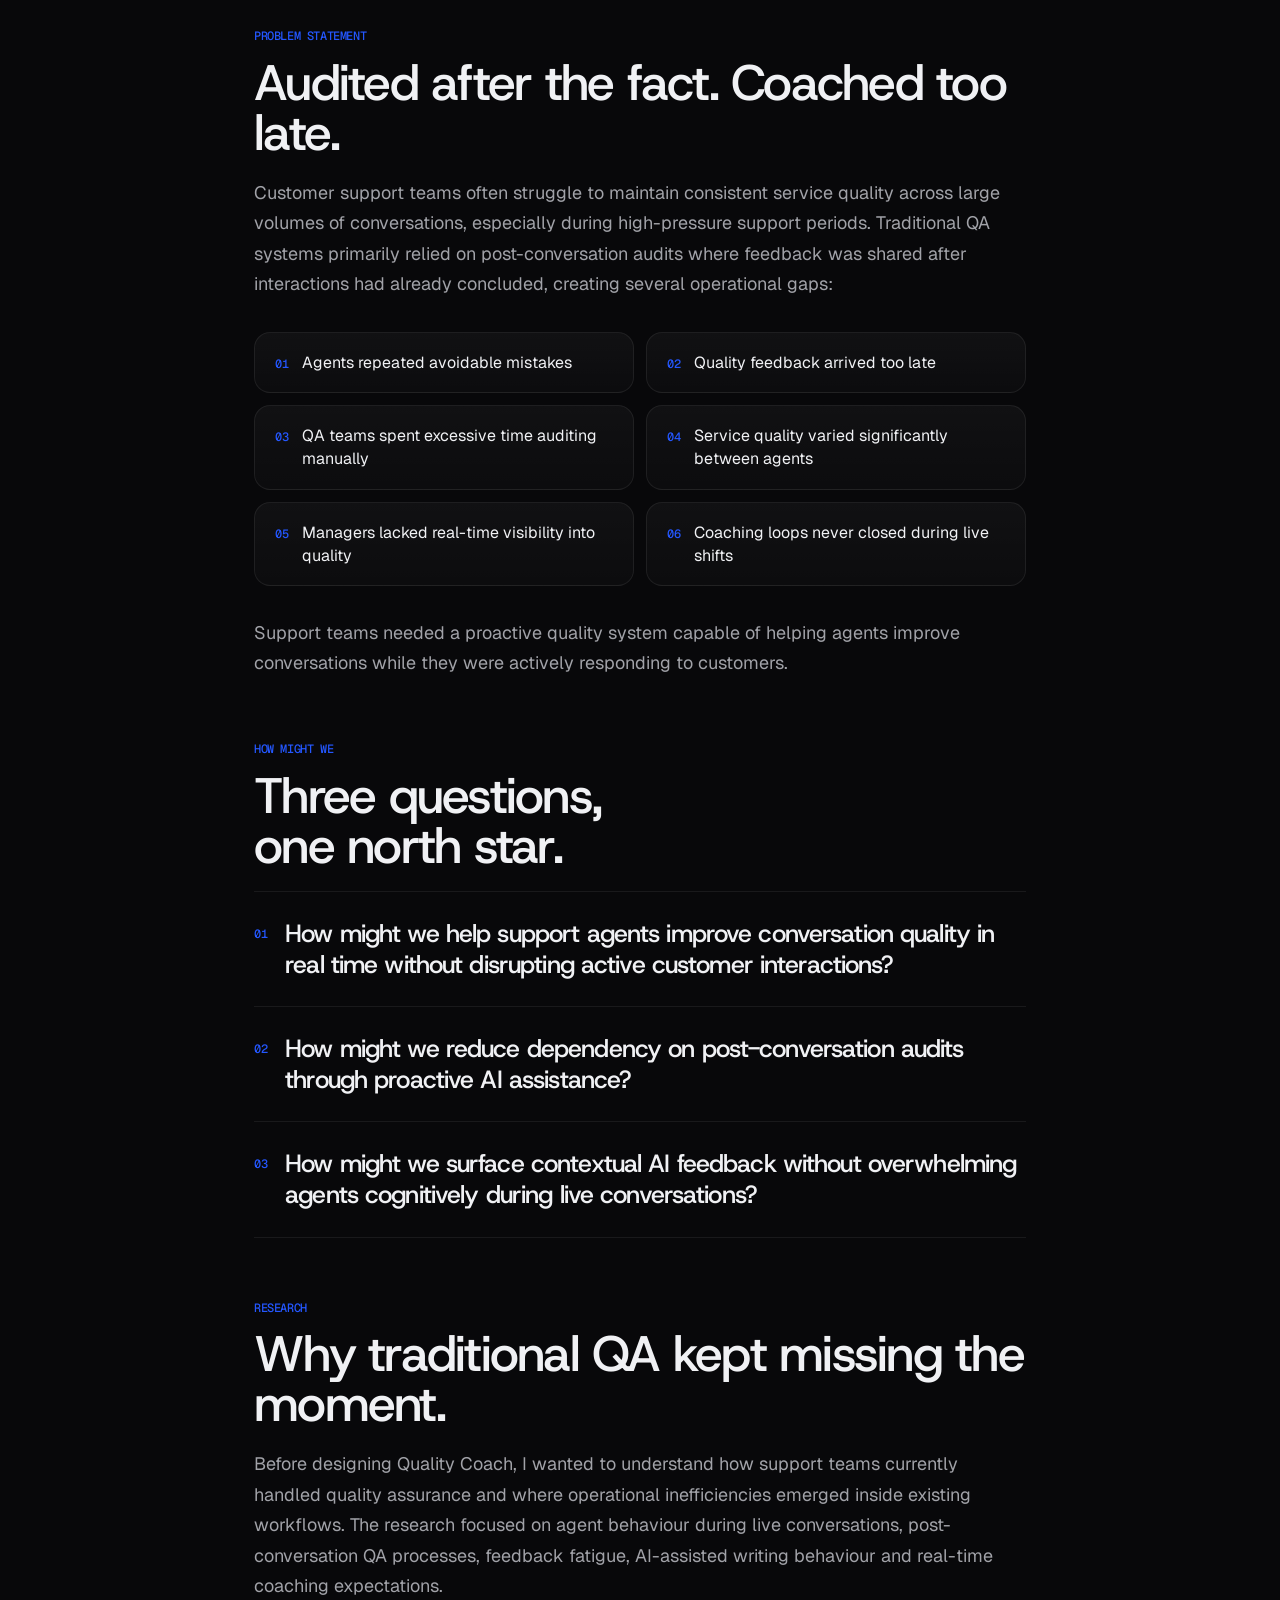
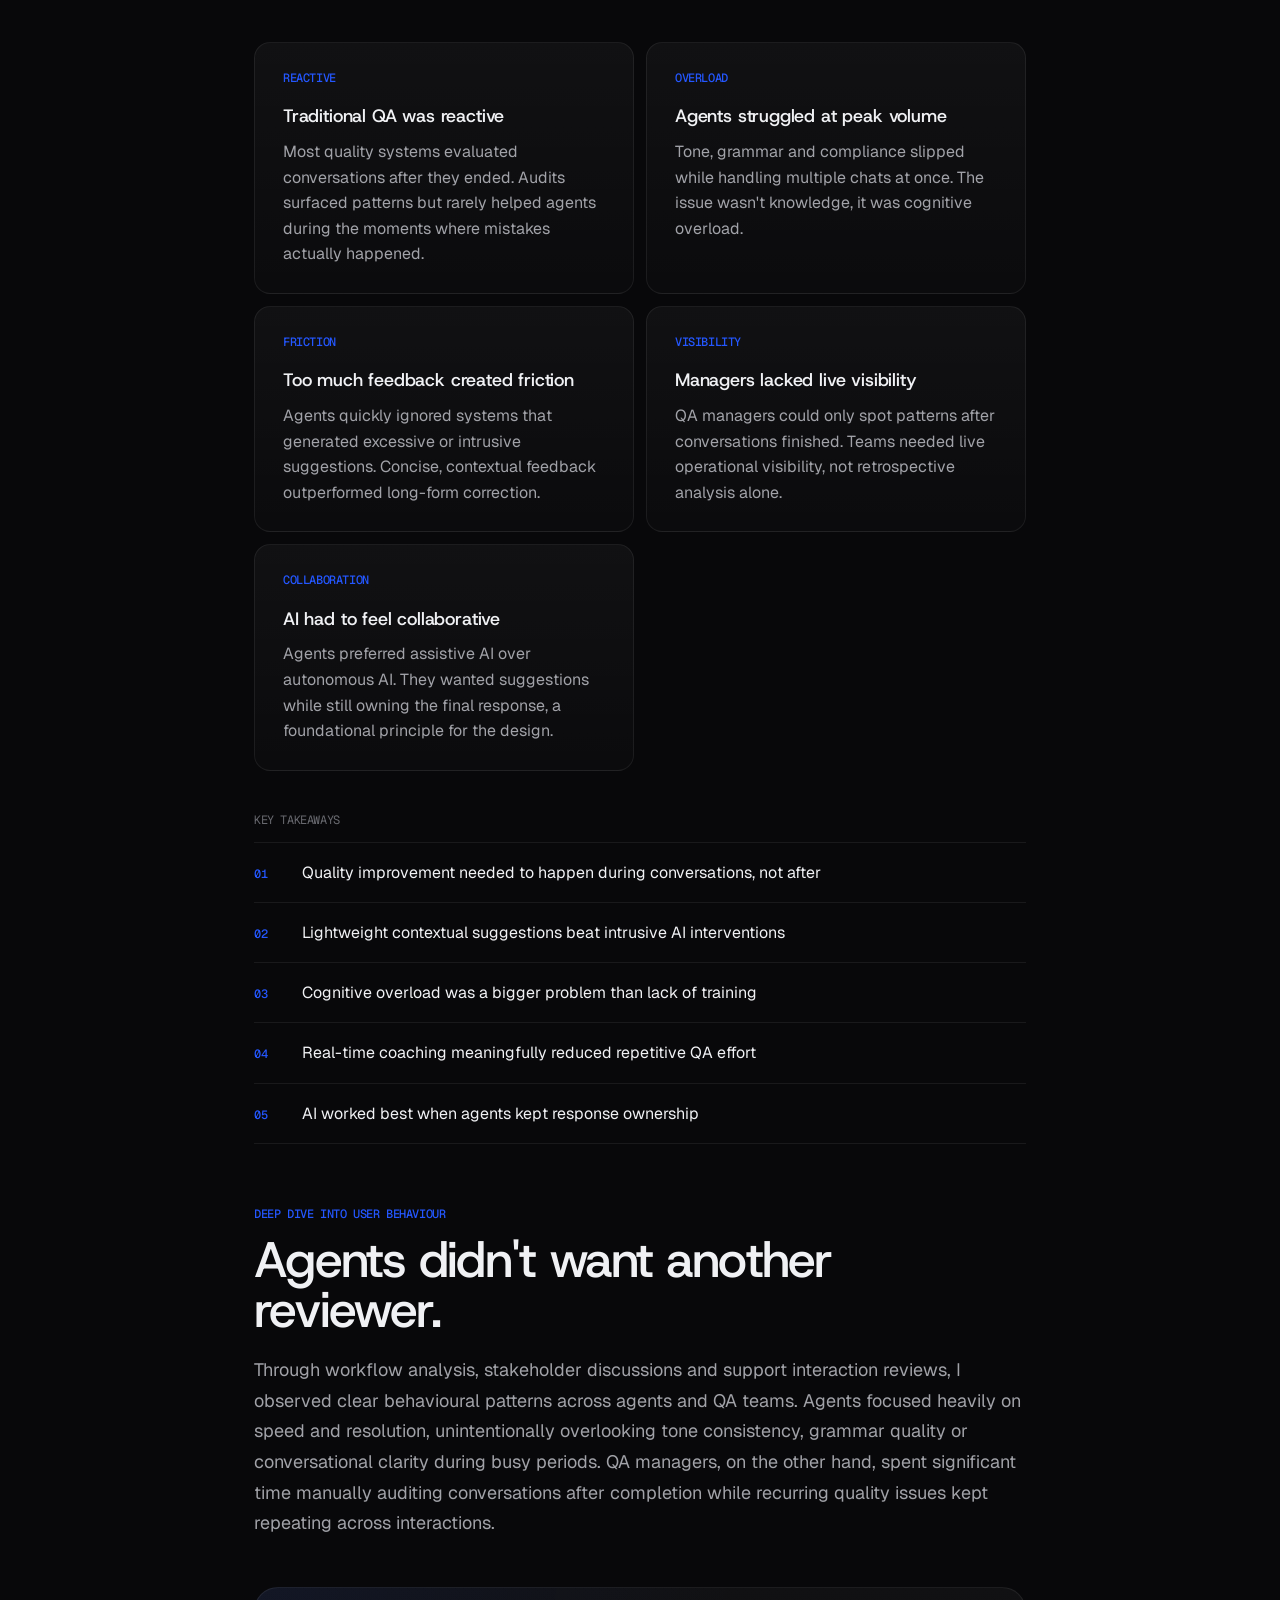
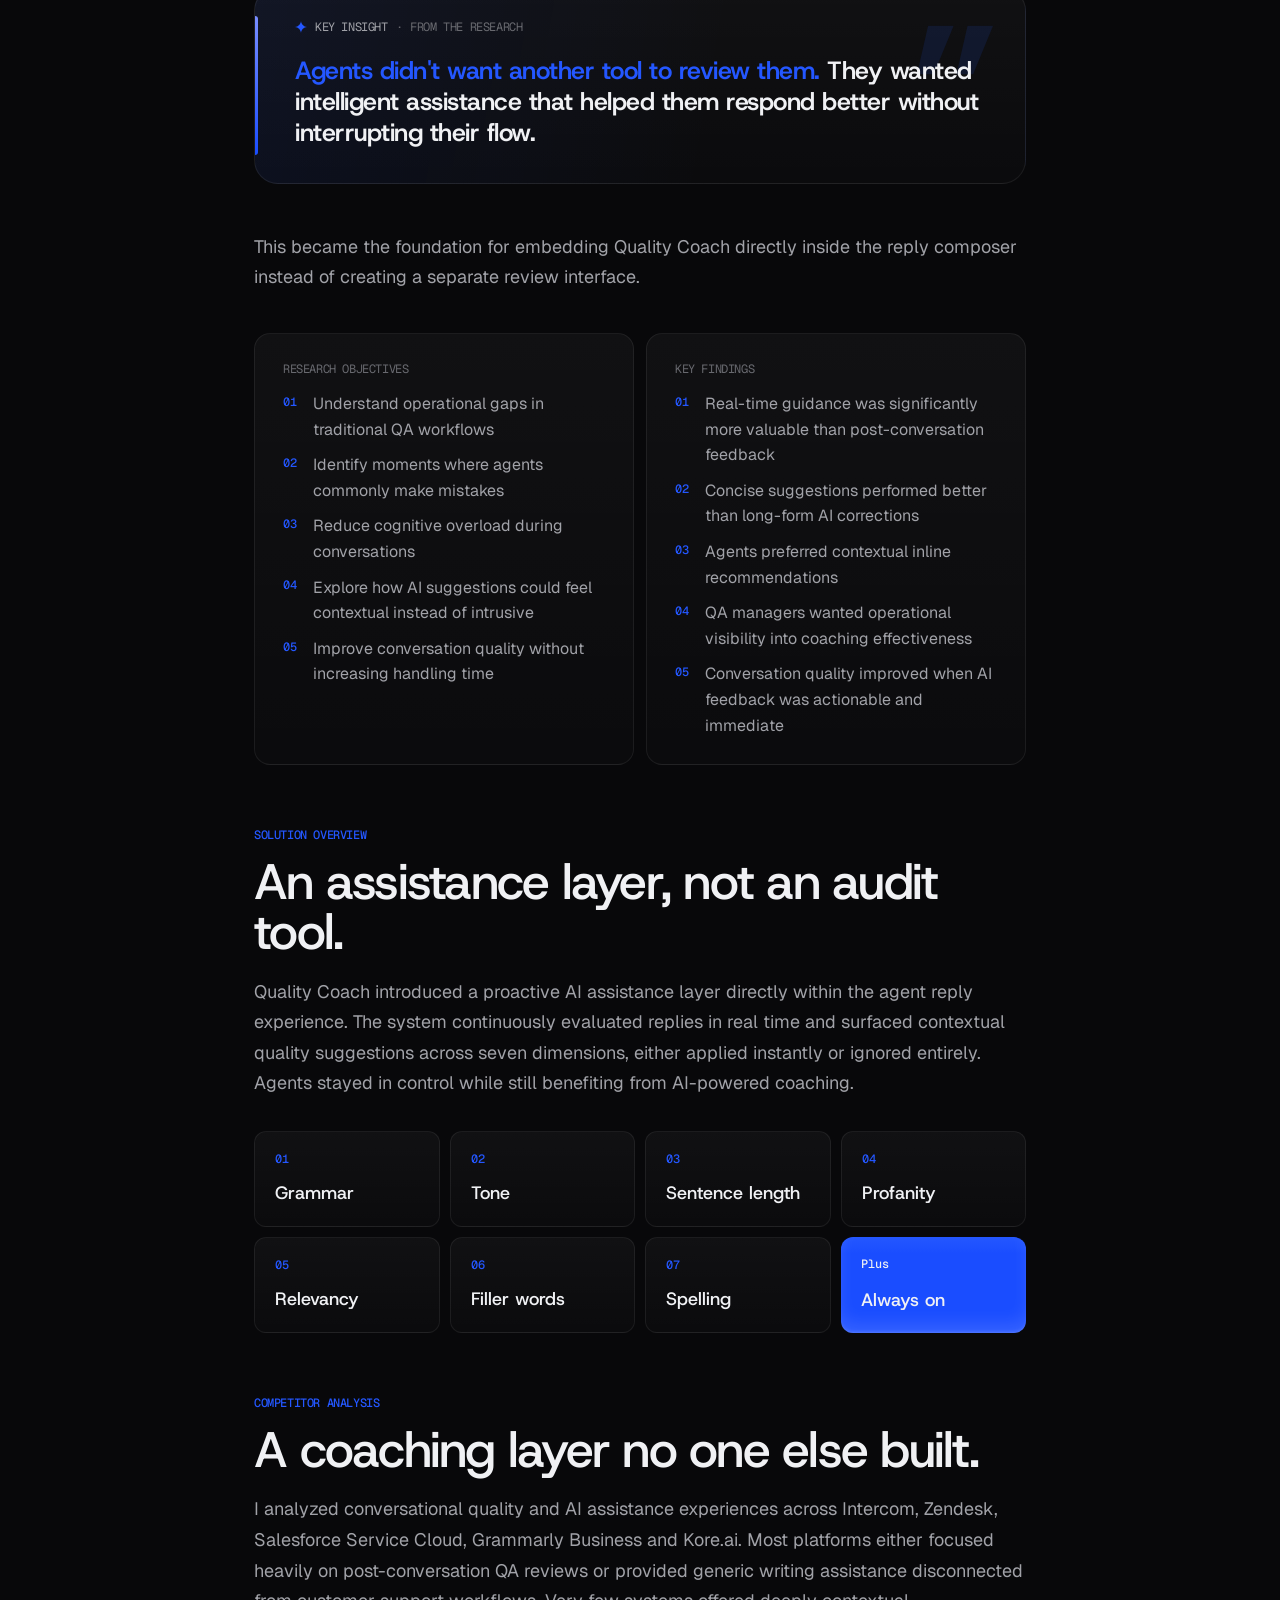
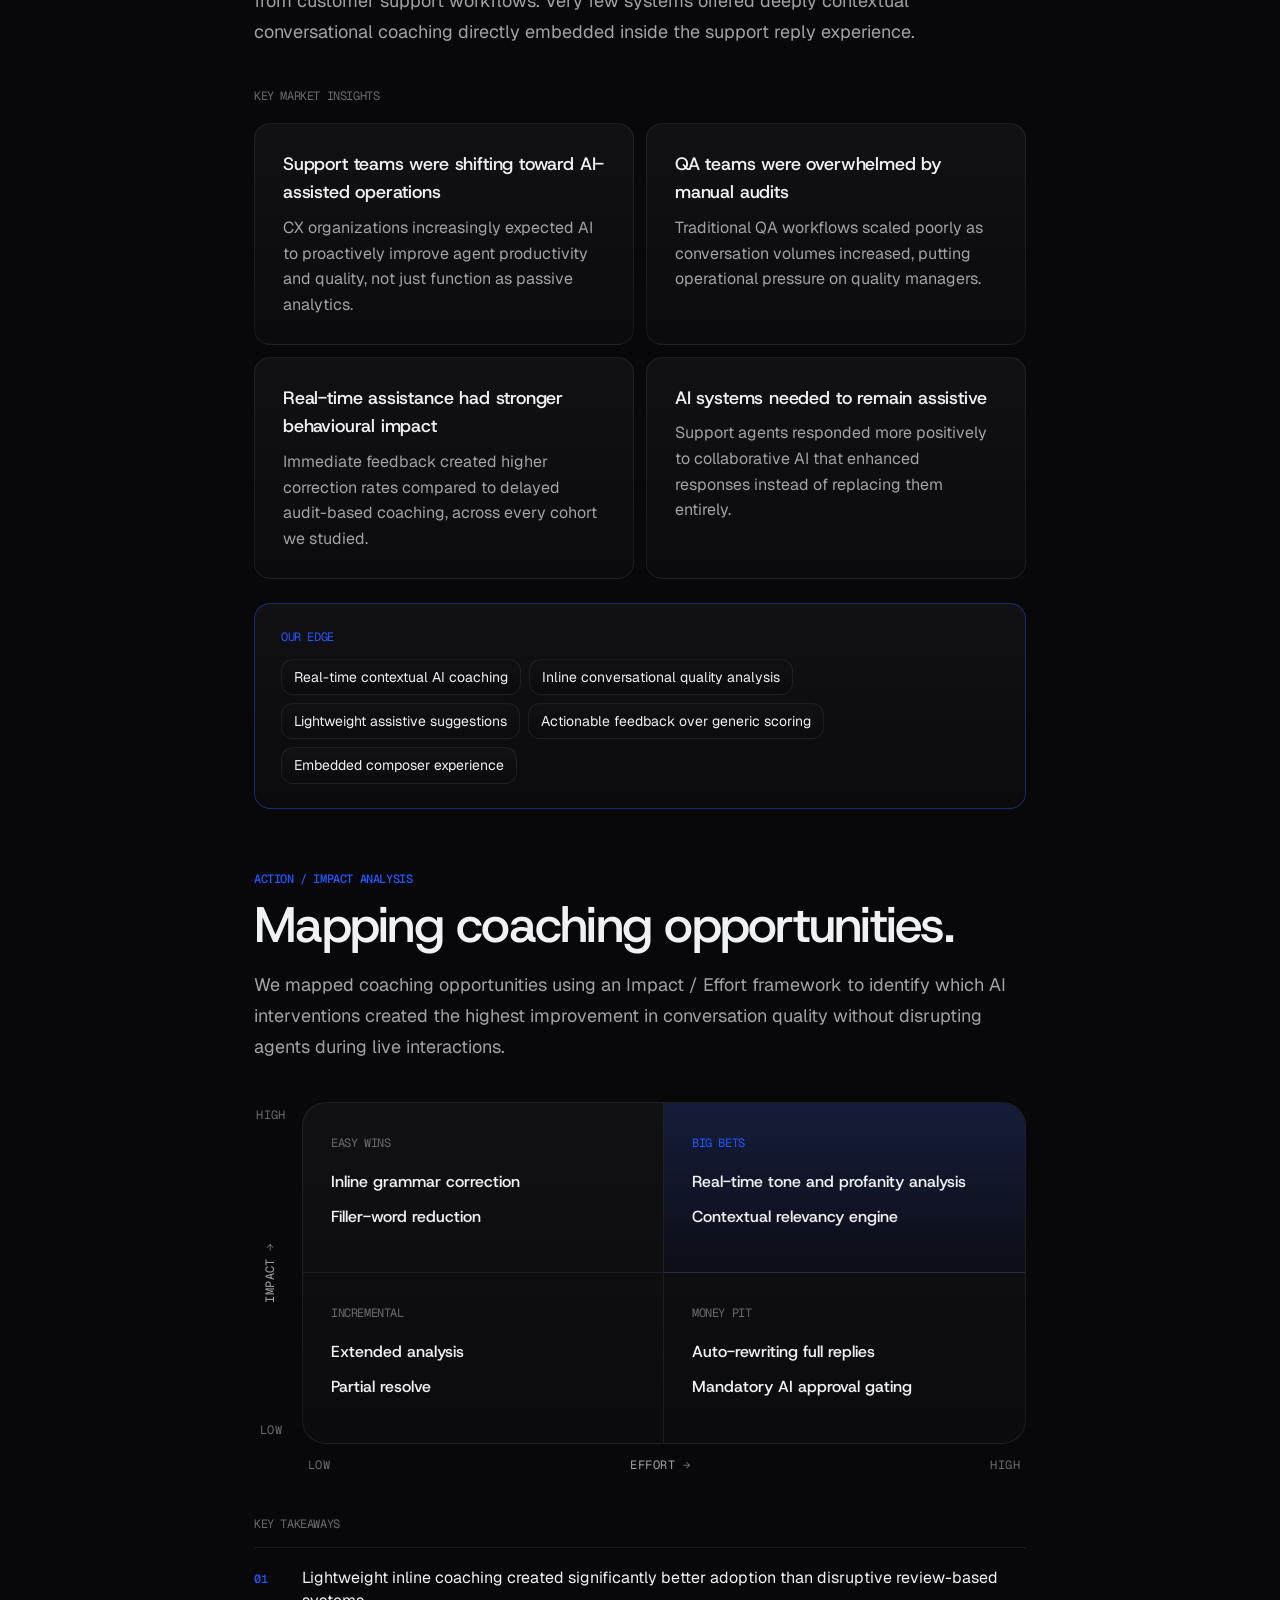
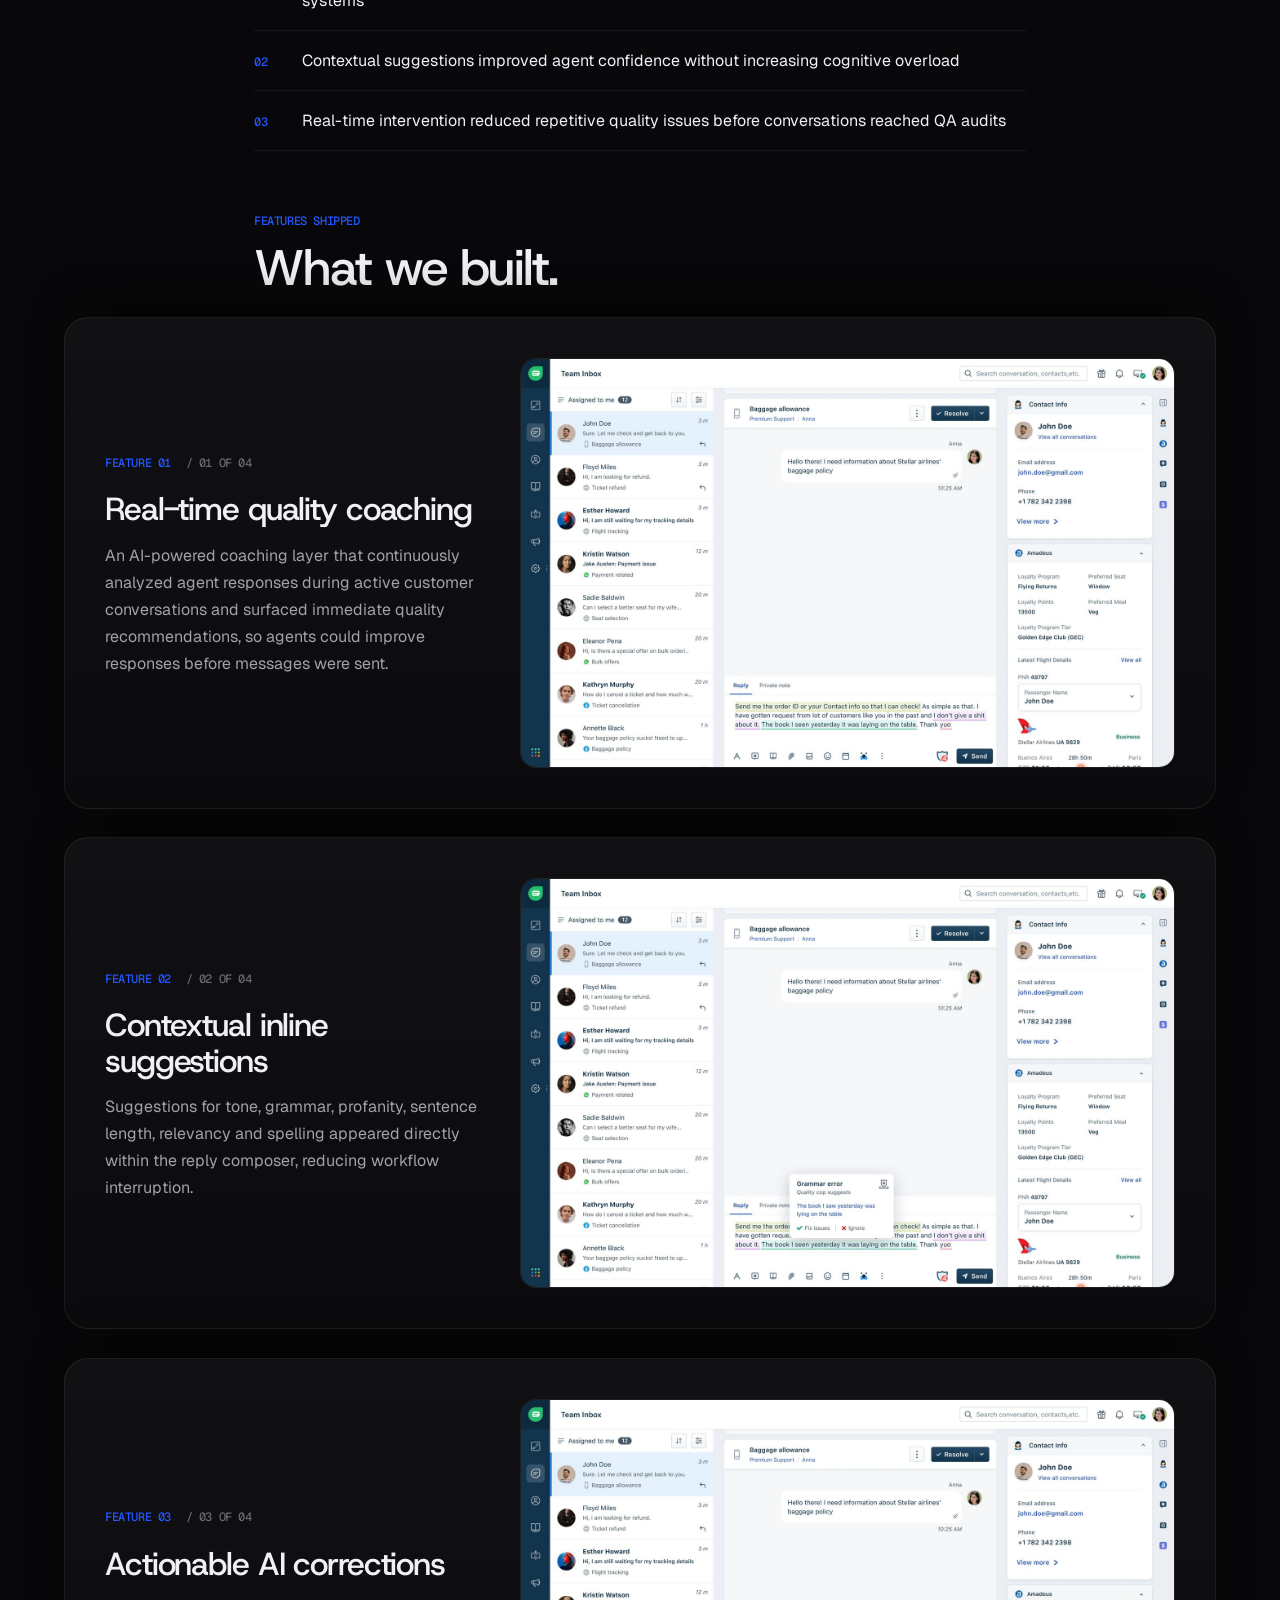
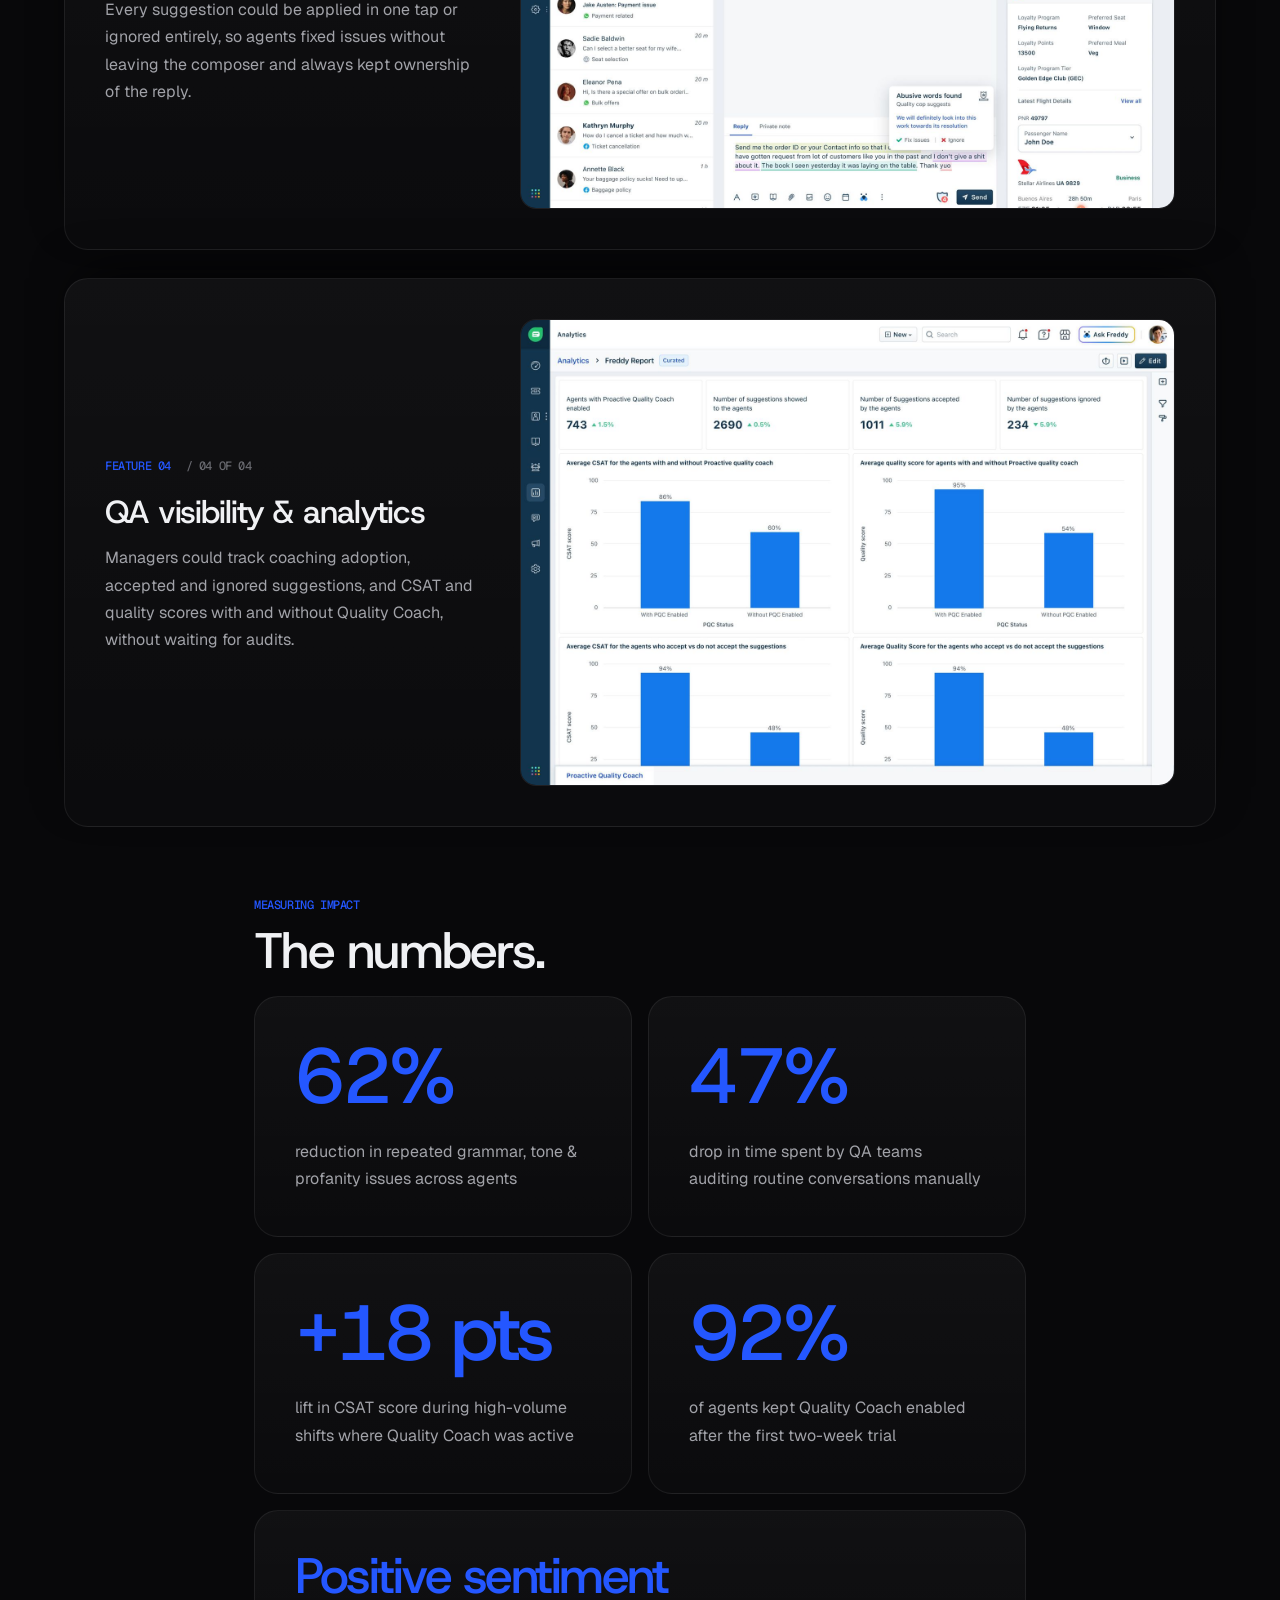
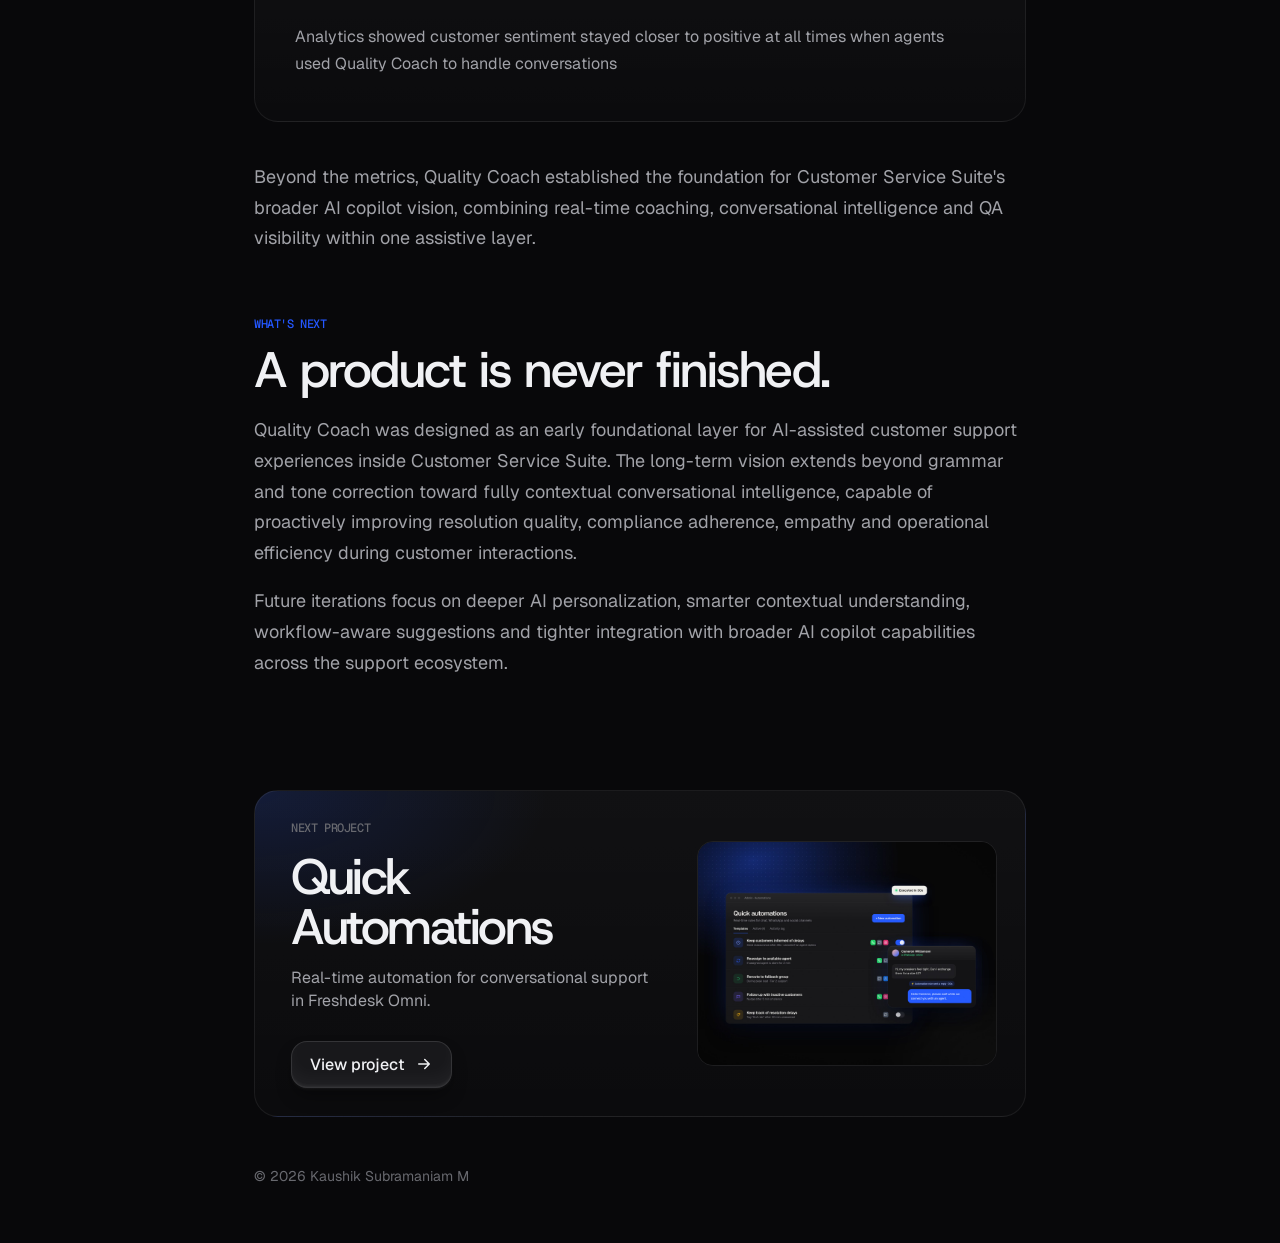
<file: work/quality-coach.html>
<!doctype html><html lang="en"><head>
<meta charset="utf-8"><meta name="viewport" content="width=device-width,initial-scale=1"><meta name="color-scheme" content="dark">
<link rel="preconnect" href="https://fonts.googleapis.com"><link rel="preconnect" href="https://fonts.gstatic.com" crossorigin>
<link href="https://fonts.googleapis.com/css2?family=Host+Grotesk:ital,wght@0,300..800;1,300..800&family=Geist:wght@300..700&family=Geist+Mono:wght@400;500&family=Noto+Sans+Tamil:wght@500;600&display=swap" rel="stylesheet" media="print" onload="this.media='all'">

<title>Quality Coach — Kaushik Subramaniam</title><meta name="description" content="Real-time AI coaching inside the Customer Service Suite reply composer.">
<link rel="stylesheet" href="../styles.css"></head><body>
<div class="nav-shell"><header class="nav"><div class="in"><a class="brand" href="../index.html" aria-label="Kaushik, back to home"><span class="bk">k</span><span class="bd" aria-hidden="true"></span></a><nav class="links"><a href="../index.html#work">Projects</a><a href="../index.html#about">About</a><a href="../index.html#trying">Gallery of trying</a></nav></div></header></div><main class="cs"><div class="csx">
<div class="wrap"><div class="cs-hero"><a class="back rv" href="../index.html">← Home</a>
<div class="rv" style="margin-top:36px"><span class="mono">Customer Service Suite · AI-first CX</span></div>
<h1 class="rv">Quality Coach</h1><p class="lede rv">An AI-powered real-time coaching system built inside Customer Service Suite, helping support agents improve <b>grammar, tone, and clarity</b> while actively replying to customers.</p>
<div class="meta rv"><div><span class="mono">Type</span><b>AI-first CX experience</b></div><div><span class="mono">Role</span><b>Lead Designer</b></div><div><span class="mono">Product</span><b>Customer Service Suite</b></div></div></div></div>
<section class="wl rv" aria-label="What it looks like"><div class="x-wlhead"><span class="x-k">What it looks like · Quality Coach</span><span class="x-k">Hover to pause</span></div><div class="wl-view"><div class="wl-track"><figure class="wl-item"><span class="wl-img"><img src="../assets/screens/qc-1.jpg" alt="Quality Coach: Issues flagged as the agent types" loading="lazy"></span><figcaption><span>01 / 05</span>Issues flagged as the agent types</figcaption></figure><figure class="wl-item"><span class="wl-img"><img src="../assets/screens/qc-2.jpg" alt="Quality Coach: Abusive words, reworded" loading="lazy"></span><figcaption><span>02 / 05</span>Abusive words, reworded</figcaption></figure><figure class="wl-item"><span class="wl-img"><img src="../assets/screens/qc-3.jpg" alt="Quality Coach: Grammar fix" loading="lazy"></span><figcaption><span>03 / 05</span>Grammar fix</figcaption></figure><figure class="wl-item"><span class="wl-img"><img src="../assets/screens/qc-4.jpg" alt="Quality Coach: All suggestion types" loading="lazy"></span><figcaption><span>04 / 05</span>All suggestion types</figcaption></figure><figure class="wl-item"><span class="wl-img"><img src="../assets/screens/qc-5.jpg" alt="Quality Coach: Impact report" loading="lazy"></span><figcaption><span>05 / 05</span>Impact report</figcaption></figure><figure class="wl-item" aria-hidden="true"><span class="wl-img"><img src="../assets/screens/qc-1.jpg" alt="" loading="lazy"></span><figcaption><span>01 / 05</span>Issues flagged as the agent types</figcaption></figure><figure class="wl-item" aria-hidden="true"><span class="wl-img"><img src="../assets/screens/qc-2.jpg" alt="" loading="lazy"></span><figcaption><span>02 / 05</span>Abusive words, reworded</figcaption></figure><figure class="wl-item" aria-hidden="true"><span class="wl-img"><img src="../assets/screens/qc-3.jpg" alt="" loading="lazy"></span><figcaption><span>03 / 05</span>Grammar fix</figcaption></figure><figure class="wl-item" aria-hidden="true"><span class="wl-img"><img src="../assets/screens/qc-4.jpg" alt="" loading="lazy"></span><figcaption><span>04 / 05</span>All suggestion types</figcaption></figure><figure class="wl-item" aria-hidden="true"><span class="wl-img"><img src="../assets/screens/qc-5.jpg" alt="" loading="lazy"></span><figcaption><span>05 / 05</span>Impact report</figcaption></figure></div></div></section>
<div class="wrap"><div class="read"><section class="x-sec rv"><div class="x-lab"><span class="x-k">Creating a foundation</span></div><div class="x-body"><h2>My role</h2><p>I worked on designing the end-to-end experience for <b>Quality Coach</b>, an AI-powered assistance layer integrated directly within the agent reply composer.</p><p>The project focused on helping support agents maintain high-quality customer interactions in real time without disrupting their workflow. I collaborated closely with Product, AI, Engineering and CX stakeholders to simplify how AI-generated feedback could be surfaced contextually while keeping suggestions actionable rather than overwhelming.</p><p>A major part of the challenge involved balancing proactive AI assistance with conversational flow so agents still felt in control of responses.</p></div></section><section class="x-sec rv"><div class="x-lab"><span class="x-k">Problem statement</span></div><div class="x-body"><h2>Audited after the fact. Coached too late.</h2><p>Customer support teams often struggle to maintain consistent service quality across large volumes of conversations, especially during high-pressure support periods. Traditional QA systems primarily relied on post-conversation audits where feedback was shared after interactions had already concluded, creating several operational gaps:</p><ol class="x-pts"><li><span class="x-i">01</span><span>Agents repeated avoidable mistakes</span></li><li><span class="x-i">02</span><span>Quality feedback arrived too late</span></li><li><span class="x-i">03</span><span>QA teams spent excessive time auditing manually</span></li><li><span class="x-i">04</span><span>Service quality varied significantly between agents</span></li><li><span class="x-i">05</span><span>Managers lacked real-time visibility into quality</span></li><li><span class="x-i">06</span><span>Coaching loops never closed during live shifts</span></li></ol><p>Support teams needed a proactive quality system capable of helping agents improve conversations while they were actively responding to customers.</p></div></section><section class="x-sec rv"><div class="x-lab"><span class="x-k">How might we</span></div><div class="x-body"><h2>Three questions,<br>one north star.</h2><ol class="hmw"><li>How might we help support agents improve conversation quality in real time without disrupting active customer interactions?</li><li>How might we reduce dependency on post-conversation audits through proactive AI assistance?</li><li>How might we surface contextual AI feedback without overwhelming agents cognitively during live conversations?</li></ol></div></section><section class="x-sec rv"><div class="x-lab"><span class="x-k">Research</span></div><div class="x-body"><h2>Why traditional QA kept missing the moment.</h2><p>Before designing Quality Coach, I wanted to understand how support teams currently handled quality assurance and where operational inefficiencies emerged inside existing workflows. The research focused on agent behaviour during live conversations, post-conversation QA processes, feedback fatigue, AI-assisted writing behaviour and real-time coaching expectations.</p><div class="cards"><div class="card"><span class="x-n">Reactive</span><h4>Traditional QA was reactive</h4><p>Most quality systems evaluated conversations after they ended. Audits surfaced patterns but rarely helped agents during the moments where mistakes actually happened.</p></div><div class="card"><span class="x-n">Overload</span><h4>Agents struggled at peak volume</h4><p>Tone, grammar and compliance slipped while handling multiple chats at once. The issue wasn't knowledge, it was cognitive overload.</p></div><div class="card"><span class="x-n">Friction</span><h4>Too much feedback created friction</h4><p>Agents quickly ignored systems that generated excessive or intrusive suggestions. Concise, contextual feedback outperformed long-form correction.</p></div><div class="card"><span class="x-n">Visibility</span><h4>Managers lacked live visibility</h4><p>QA managers could only spot patterns after conversations finished. Teams needed live operational visibility, not retrospective analysis alone.</p></div><div class="card"><span class="x-n">Collaboration</span><h4>AI had to feel collaborative</h4><p>Agents preferred assistive AI over autonomous AI. They wanted suggestions while still owning the final response, a foundational principle for the design.</p></div></div><div class="take x-take"><h4>Key takeaways</h4><ol class="x-rows"><li><span class="x-i">01</span><span>Quality improvement needed to happen during conversations, not after</span></li><li><span class="x-i">02</span><span>Lightweight contextual suggestions beat intrusive AI interventions</span></li><li><span class="x-i">03</span><span>Cognitive overload was a bigger problem than lack of training</span></li><li><span class="x-i">04</span><span>Real-time coaching meaningfully reduced repetitive QA effort</span></li><li><span class="x-i">05</span><span>AI worked best when agents kept response ownership</span></li></ol></div></div></section><section class="x-sec rv"><div class="x-lab"><span class="x-k">Deep dive into user behaviour</span></div><div class="x-body"><h2>Agents didn't want another reviewer.</h2><p>Through workflow analysis, stakeholder discussions and support interaction reviews, I observed clear behavioural patterns across agents and QA teams. Agents focused heavily on speed and resolution, unintentionally overlooking tone consistency, grammar quality or conversational clarity during busy periods. QA managers, on the other hand, spent significant time manually auditing conversations after completion while recurring quality issues kept repeating across interactions.</p><figure class="x-pull"><figcaption><svg class="i-star" viewBox="0 0 24 24" aria-hidden="true"><path d="M12 0C12.6 6.6 17.4 11.4 24 12 17.4 12.6 12.6 17.4 12 24 11.4 17.4 6.6 12.6 0 12 6.6 11.4 11.4 6.6 12 0Z"/></svg>Key insight<span>From the research</span></figcaption><blockquote><em>Agents didn't want another tool to review them.</em> They wanted intelligent assistance that helped them respond better without interrupting their flow.</blockquote></figure><p>This became the foundation for embedding Quality Coach directly inside the reply composer instead of creating a separate review interface.</p><div class="twocol"><div><h4>Research objectives</h4><ol><li>Understand operational gaps in traditional QA workflows</li><li>Identify moments where agents commonly make mistakes</li><li>Reduce cognitive overload during conversations</li><li>Explore how AI suggestions could feel contextual instead of intrusive</li><li>Improve conversation quality without increasing handling time</li></ol></div><div><h4>Key findings</h4><ol><li>Real-time guidance was significantly more valuable than post-conversation feedback</li><li>Concise suggestions performed better than long-form AI corrections</li><li>Agents preferred contextual inline recommendations</li><li>QA managers wanted operational visibility into coaching effectiveness</li><li>Conversation quality improved when AI feedback was actionable and immediate</li></ol></div></div></div></section><section class="x-sec rv"><div class="x-lab"><span class="x-k">Solution overview</span></div><div class="x-body"><h2>An assistance layer, not an audit tool.</h2><p>Quality Coach introduced a proactive AI assistance layer directly within the agent reply experience. The system continuously evaluated replies in real time and surfaced contextual quality suggestions across seven dimensions, either applied instantly or ignored entirely. Agents stayed in control while still benefiting from AI-powered coaching.</p><ol class="dims"><li><span>01</span>Grammar</li><li><span>02</span>Tone</li><li><span>03</span>Sentence length</li><li><span>04</span>Profanity</li><li><span>05</span>Relevancy</li><li><span>06</span>Filler words</li><li><span>07</span>Spelling</li><li class="x-always"><span>Plus</span>Always on</li></ol></div></section><section class="x-sec rv"><div class="x-lab"><span class="x-k">Competitor analysis</span></div><div class="x-body"><h2>A coaching layer no one else built.</h2><p>I analyzed conversational quality and AI assistance experiences across Intercom, Zendesk, Salesforce Service Cloud, Grammarly Business and Kore.ai. Most platforms either focused heavily on post-conversation QA reviews or provided generic writing assistance disconnected from customer support workflows. Very few systems offered deeply contextual conversational coaching directly embedded inside the support reply experience.</p><div class="take"><h4>Key market insights</h4></div><div class="cards x-ins2"><div class="card"><h4>Support teams were shifting toward AI-assisted operations</h4><p>CX organizations increasingly expected AI to proactively improve agent productivity and quality, not just function as passive analytics.</p></div><div class="card"><h4>QA teams were overwhelmed by manual audits</h4><p>Traditional QA workflows scaled poorly as conversation volumes increased, putting operational pressure on quality managers.</p></div><div class="card"><h4>Real-time assistance had stronger behavioural impact</h4><p>Immediate feedback created higher correction rates compared to delayed audit-based coaching, across every cohort we studied.</p></div><div class="card"><h4>AI systems needed to remain assistive</h4><p>Support agents responded more positively to collaborative AI that enhanced responses instead of replacing them entirely.</p></div></div><div class="edge"><h4>Our edge</h4><ul><li>Real-time contextual AI coaching</li><li>Inline conversational quality analysis</li><li>Lightweight assistive suggestions</li><li>Actionable feedback over generic scoring</li><li>Embedded composer experience</li></ul></div></div></section><section class="x-sec rv"><div class="x-lab"><span class="x-k">Action / Impact analysis</span></div><div class="x-body"><h2>Mapping coaching opportunities.</h2><p>We mapped coaching opportunities using an Impact / Effort framework to identify which AI interventions created the highest improvement in conversation quality without disrupting agents during live interactions.</p><div class="x-graph"><div class="g-yax"><span>High</span><b>Impact</b><span>Low</span></div><div class="matrix x-matrix"><div class=""><span class="mono">Easy wins</span><ul><li><b>Inline grammar correction</b></li><li><b>Filler-word reduction</b></li></ul></div><div class="hot"><span class="mono">Big bets</span><ul><li><b>Real-time tone and profanity analysis</b></li><li><b>Contextual relevancy engine</b></li></ul></div><div class=""><span class="mono">Incremental</span><ul><li><b>Extended analysis</b></li><li><b>Partial resolve</b></li></ul></div><div class=""><span class="mono">Money pit</span><ul><li><b>Auto-rewriting full replies</b></li><li><b>Mandatory AI approval gating</b></li></ul></div></div><div class="g-xax"><span>Low</span><b>Effort</b><span>High</span></div></div><div class="take x-take"><h4>Key takeaways</h4><ol class="x-rows"><li><span class="x-i">01</span><span>Lightweight inline coaching created significantly better adoption than disruptive review-based systems</span></li><li><span class="x-i">02</span><span>Contextual suggestions improved agent confidence without increasing cognitive overload</span></li><li><span class="x-i">03</span><span>Real-time intervention reduced repetitive quality issues before conversations reached QA audits</span></li></ol></div></div></section><section class="x-sec rv"><div class="x-lab"><span class="x-k">Features shipped</span></div><div class="x-body"><h2>What we built.</h2><div class="x-scards"><div class="x-scard" style="--i:0"><div class="x-sc-in"><div class="x-sc-t"><span class="x-n x-num">Feature 01 <em>/ 01 of 04</em></span><h3>Real-time quality coaching</h3><p>An AI-powered coaching layer that continuously analyzed agent responses during active customer conversations and surfaced immediate quality recommendations, so agents could improve responses before messages were sent.</p></div><span class="x-shot"><img src="../assets/screens/qc-1.jpg" alt="Issues highlighted in the reply as the agent types" loading="lazy"></span></div></div><div class="x-scard" style="--i:1"><div class="x-sc-in"><div class="x-sc-t"><span class="x-n x-num">Feature 02 <em>/ 02 of 04</em></span><h3>Contextual inline suggestions</h3><p>Suggestions for tone, grammar, profanity, sentence length, relevancy and spelling appeared directly within the reply composer, reducing workflow interruption.</p></div><span class="x-shot"><img src="../assets/screens/qc-3.jpg" alt="Grammar suggestion, inline" loading="lazy"></span></div></div><div class="x-scard" style="--i:2"><div class="x-sc-in"><div class="x-sc-t"><span class="x-n x-num">Feature 03 <em>/ 03 of 04</em></span><h3>Actionable AI corrections</h3><p>Every suggestion could be applied in one tap or ignored entirely, so agents fixed issues without leaving the composer and always kept ownership of the reply.</p></div><span class="x-shot"><img src="../assets/screens/qc-wb-3.jpg" alt="Abusive-word rewrite with Fix Issues or Ignore" loading="lazy"></span></div></div><div class="x-scard" style="--i:3"><div class="x-sc-in"><div class="x-sc-t"><span class="x-n x-num">Feature 04 <em>/ 04 of 04</em></span><h3>QA visibility & analytics</h3><p>Managers could track coaching adoption, accepted and ignored suggestions, and CSAT and quality scores with and without Quality Coach, without waiting for audits.</p></div><span class="x-shot"><img src="../assets/screens/qc-5.jpg" alt="Impact report: CSAT and Quality Score" loading="lazy"></span></div></div></div></div></section><section class="x-sec rv"><div class="x-lab"><span class="x-k">Measuring impact</span></div><div class="x-body"><h2>The numbers.</h2><div class="x-ngrid"><div class="x-ncard"><b>62%</b><p>reduction in repeated grammar, tone & profanity issues across agents</p></div><div class="x-ncard"><b>47%</b><p>drop in time spent by QA teams auditing routine conversations manually</p></div><div class="x-ncard"><b>+18 pts</b><p>lift in CSAT score during high-volume shifts where Quality Coach was active</p></div><div class="x-ncard"><b>92%</b><p>of agents kept Quality Coach enabled after the first two-week trial</p></div><div class="x-ncard x-wide2"><b>Positive sentiment</b><p>Analytics showed customer sentiment stayed closer to positive at all times when agents used Quality Coach to handle conversations</p></div></div><p>Beyond the metrics, Quality Coach established the foundation for Customer Service Suite's broader AI copilot vision, combining real-time coaching, conversational intelligence and QA visibility within one assistive layer.</p></div></section><section class="x-sec rv"><div class="x-lab"><span class="x-k">What's next</span></div><div class="x-body"><h2>A product is never finished.</h2><p>Quality Coach was designed as an early foundational layer for AI-assisted customer support experiences inside Customer Service Suite. The long-term vision extends beyond grammar and tone correction toward fully contextual conversational intelligence, capable of proactively improving resolution quality, compliance adherence, empathy and operational efficiency during customer interactions.</p><p>Future iterations focus on deeper AI personalization, smarter contextual understanding, workflow-aware suggestions and tighter integration with broader AI copilot capabilities across the support ecosystem.</p></div></section></div>
<a class="x-next rv" href="quick-automations.html"><span class="x-next-txt"><span class="x-k">Next project</span><span class="x-next-t">Quick Automations</span><span class="x-next-d">Real-time automation for conversational support in Freshdesk Omni.</span><span class="x-next-go">View project <svg viewBox="0 0 24 24" width="18" height="18" fill="none" stroke="currentColor" stroke-width="2" stroke-linecap="round" stroke-linejoin="round" aria-hidden="true"><path d="M5 12h14M13 6l6 6-6 6"/></svg></span></span><span class="x-next-img"><img src="../assets/qa.jpg" alt="" loading="lazy"></span></a>
<div class="cs-foot"><span>© 2026 Kaushik Subramaniam M</span></div></div>
</div></main>
<script src="../vendor/lottie_light.min.js"></script><script src="../assets/lottie/runner-anim.js"></script><script src="../main.js"></script></body></html>
</file>
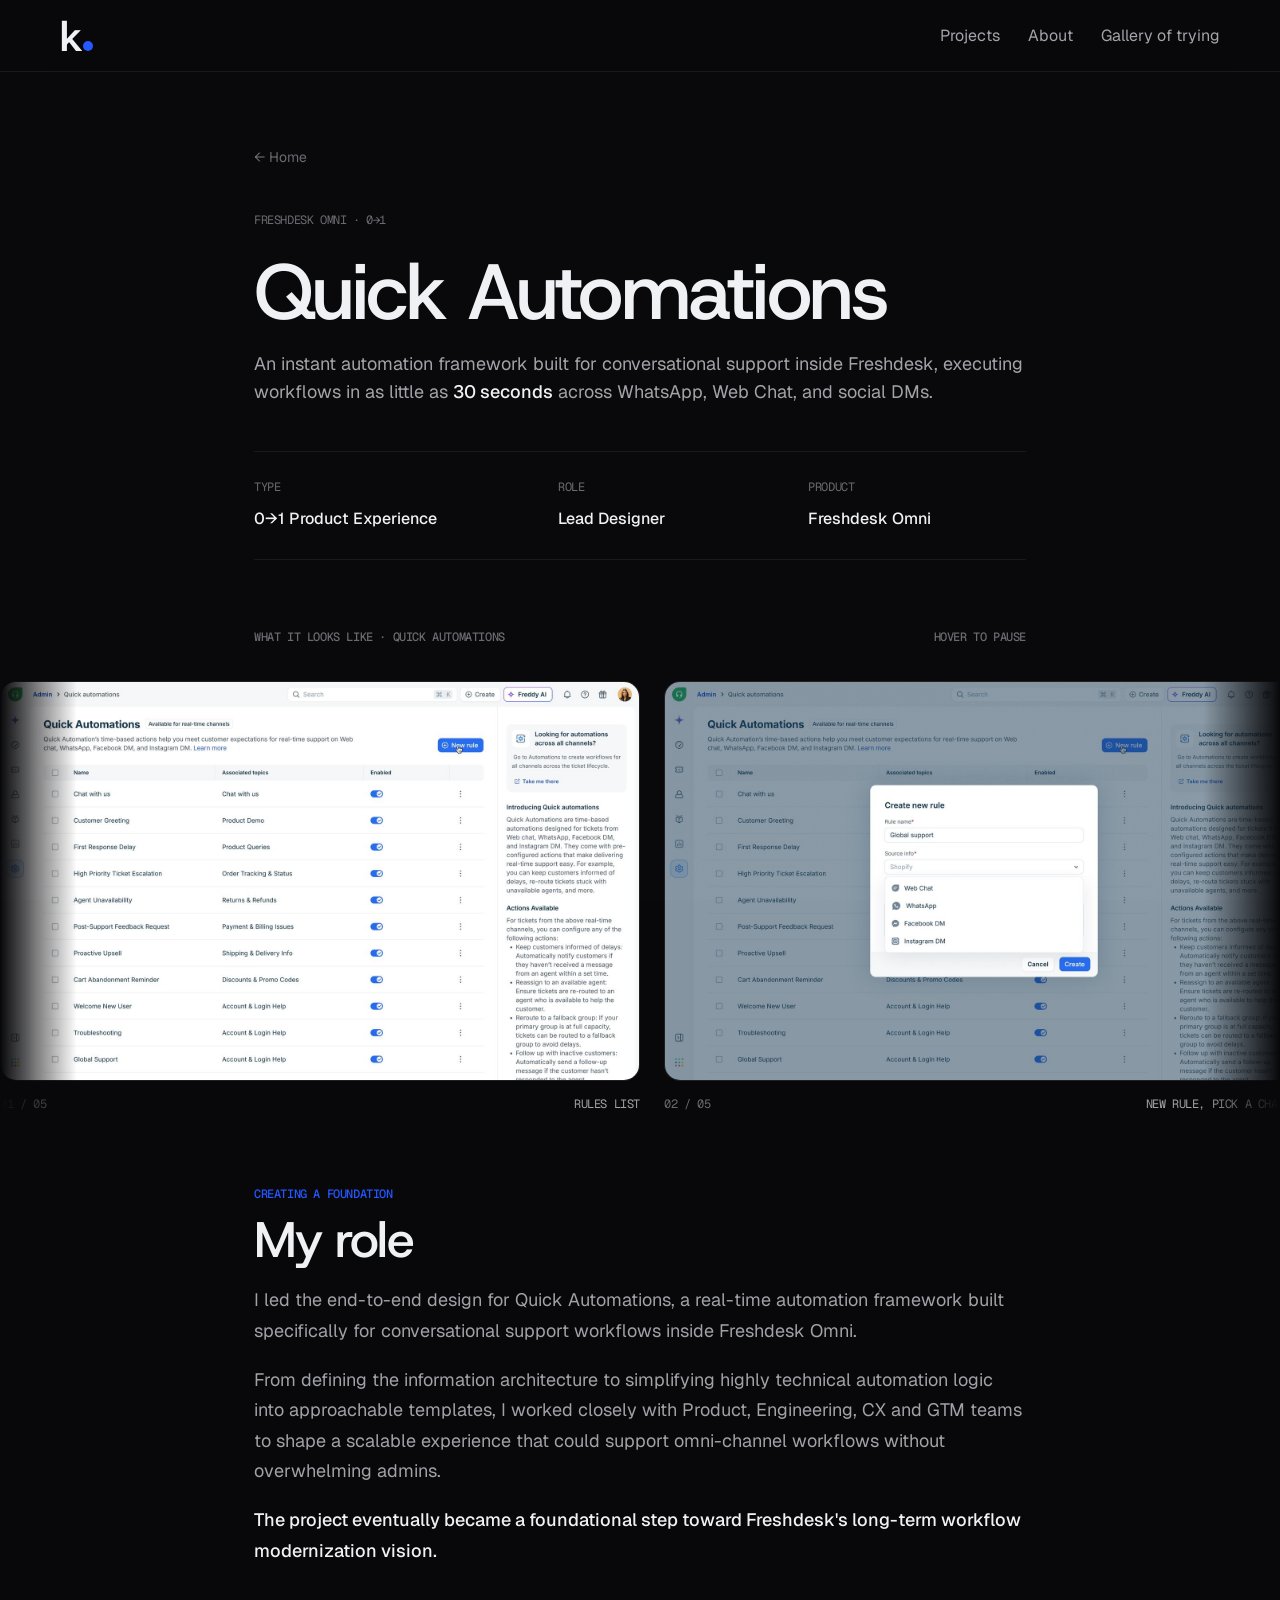
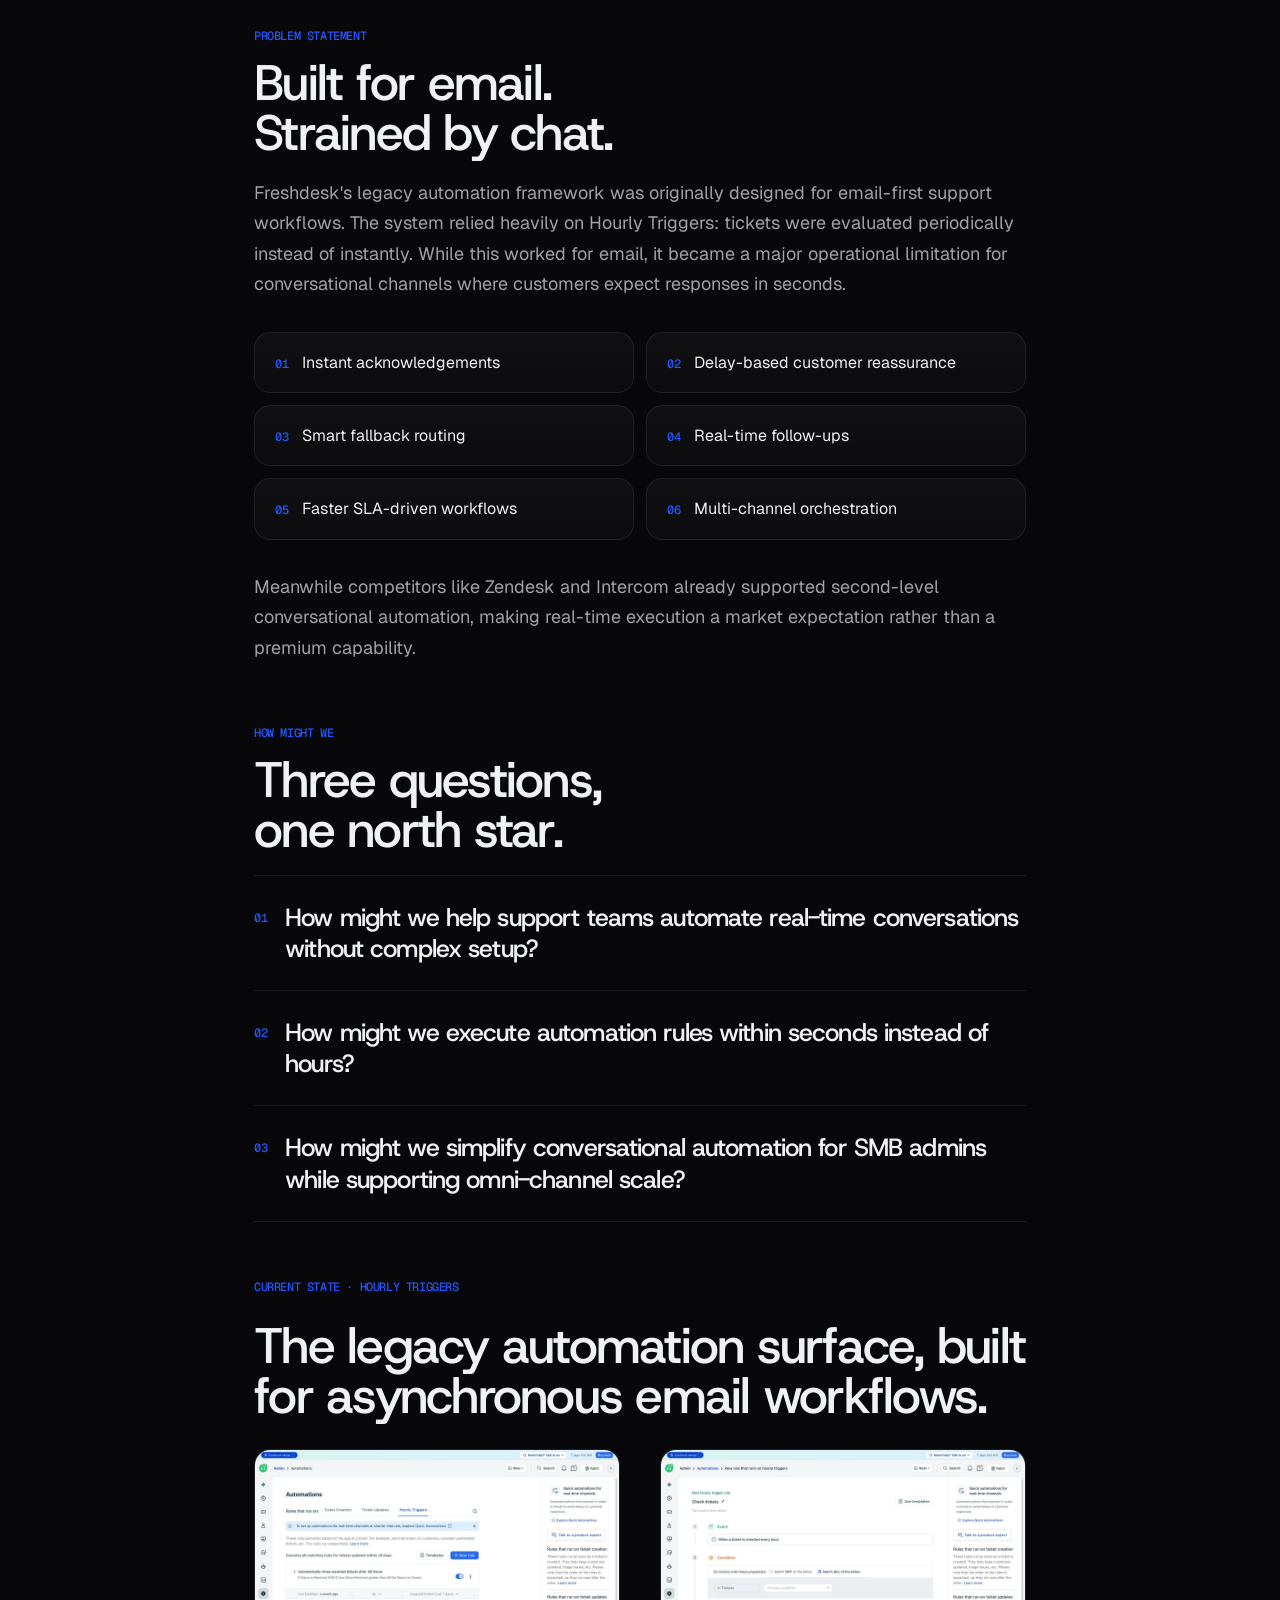
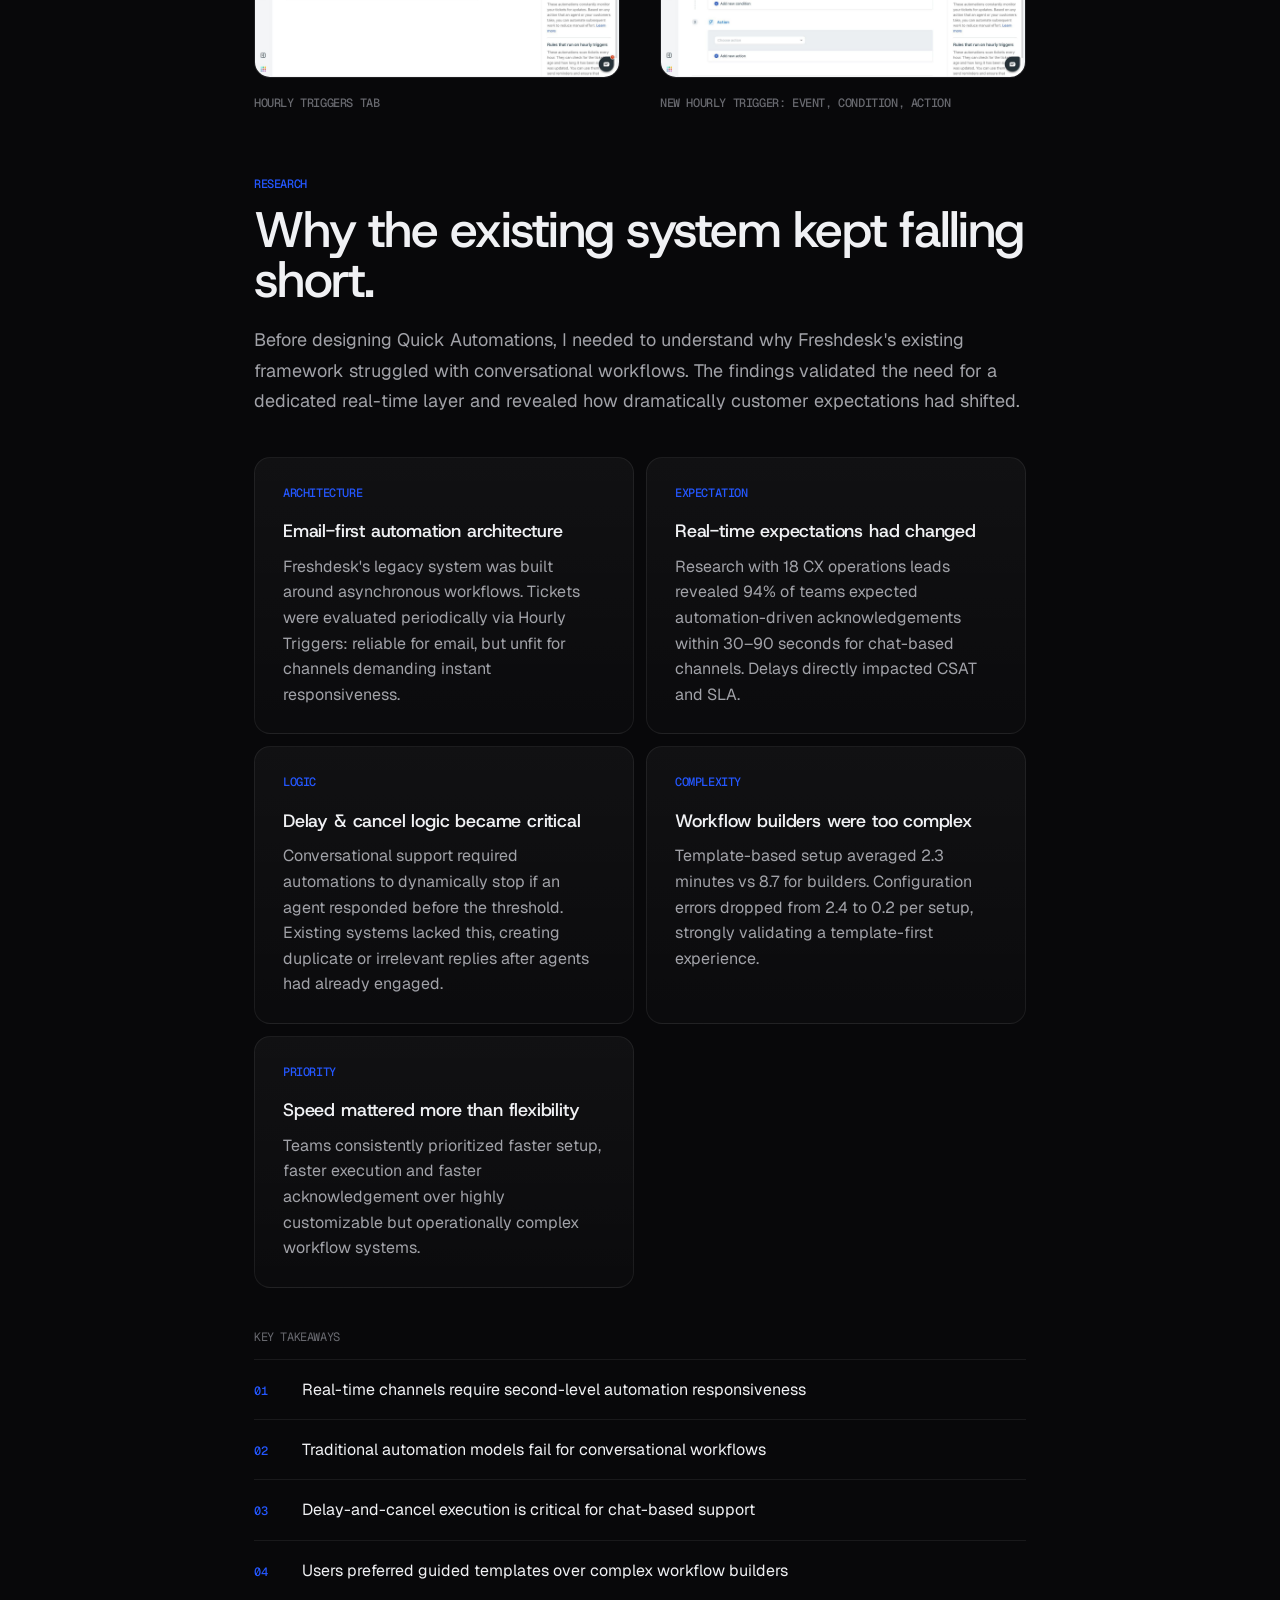
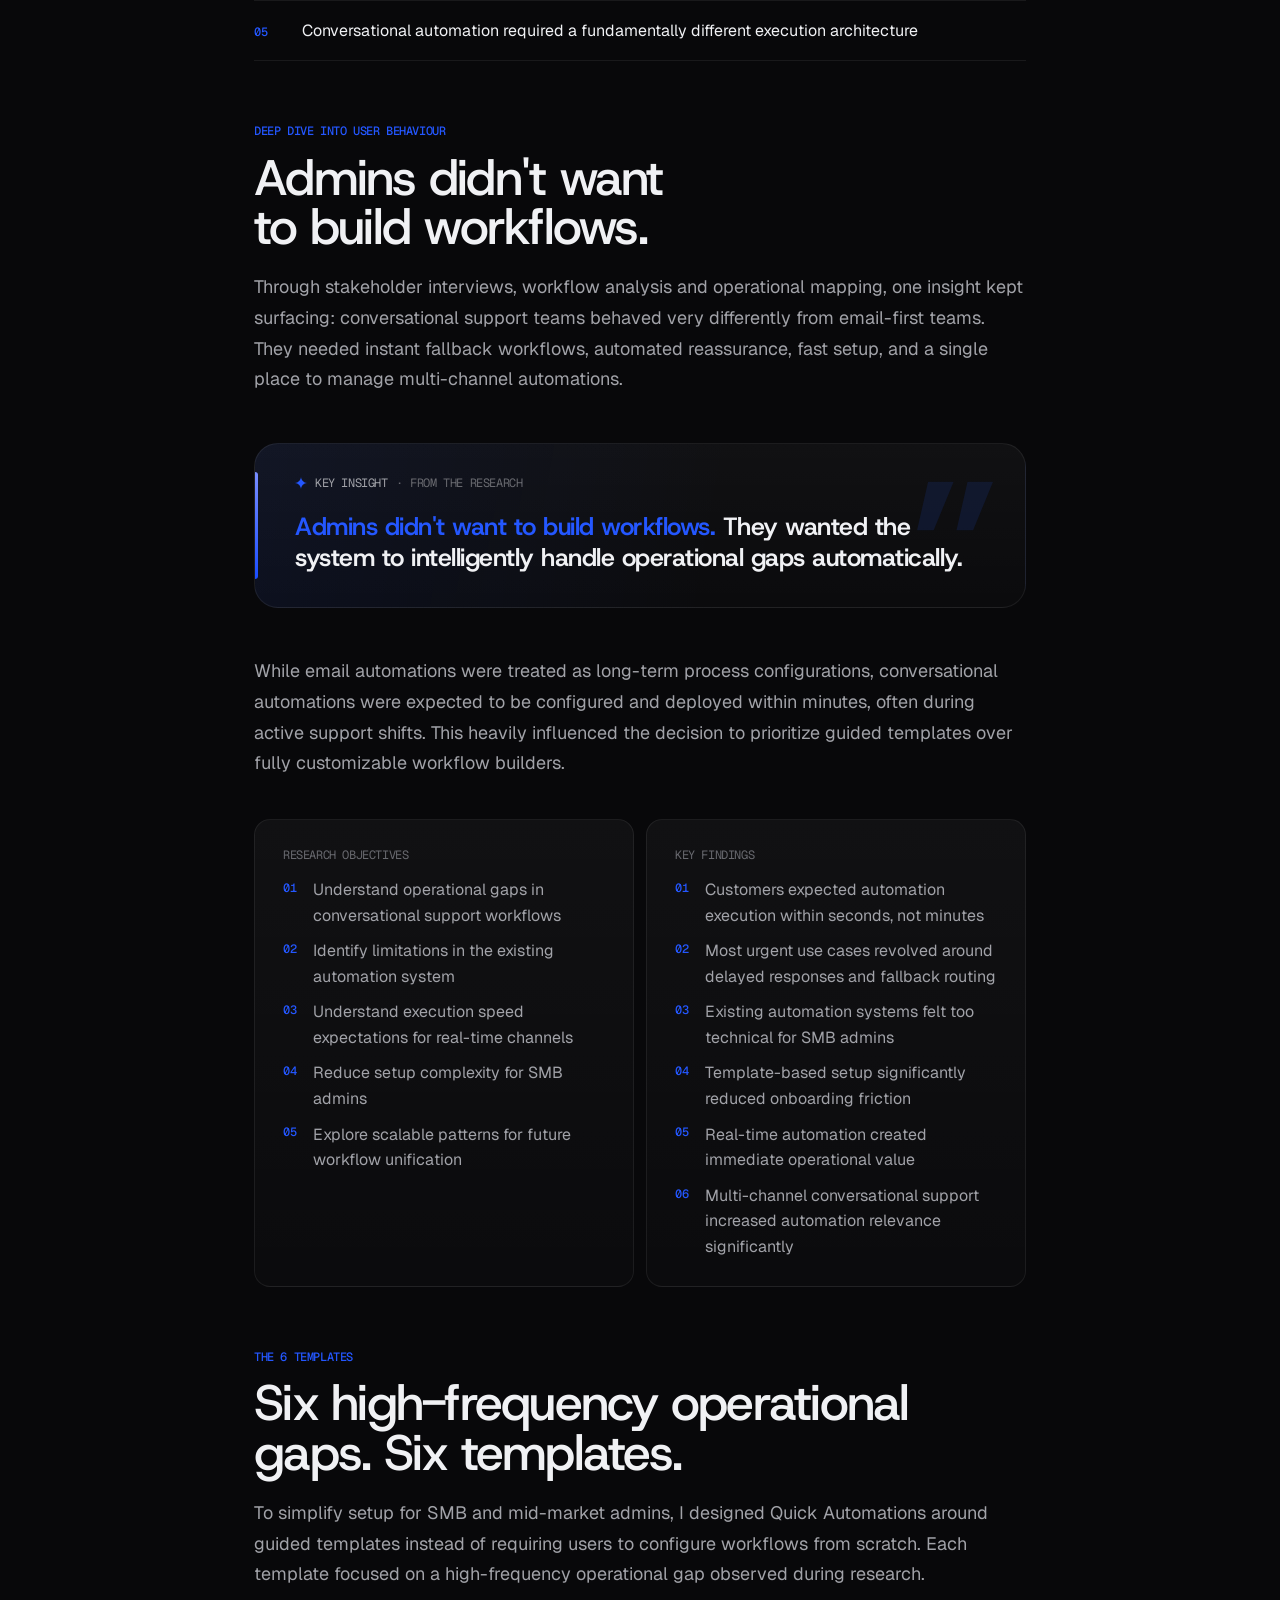
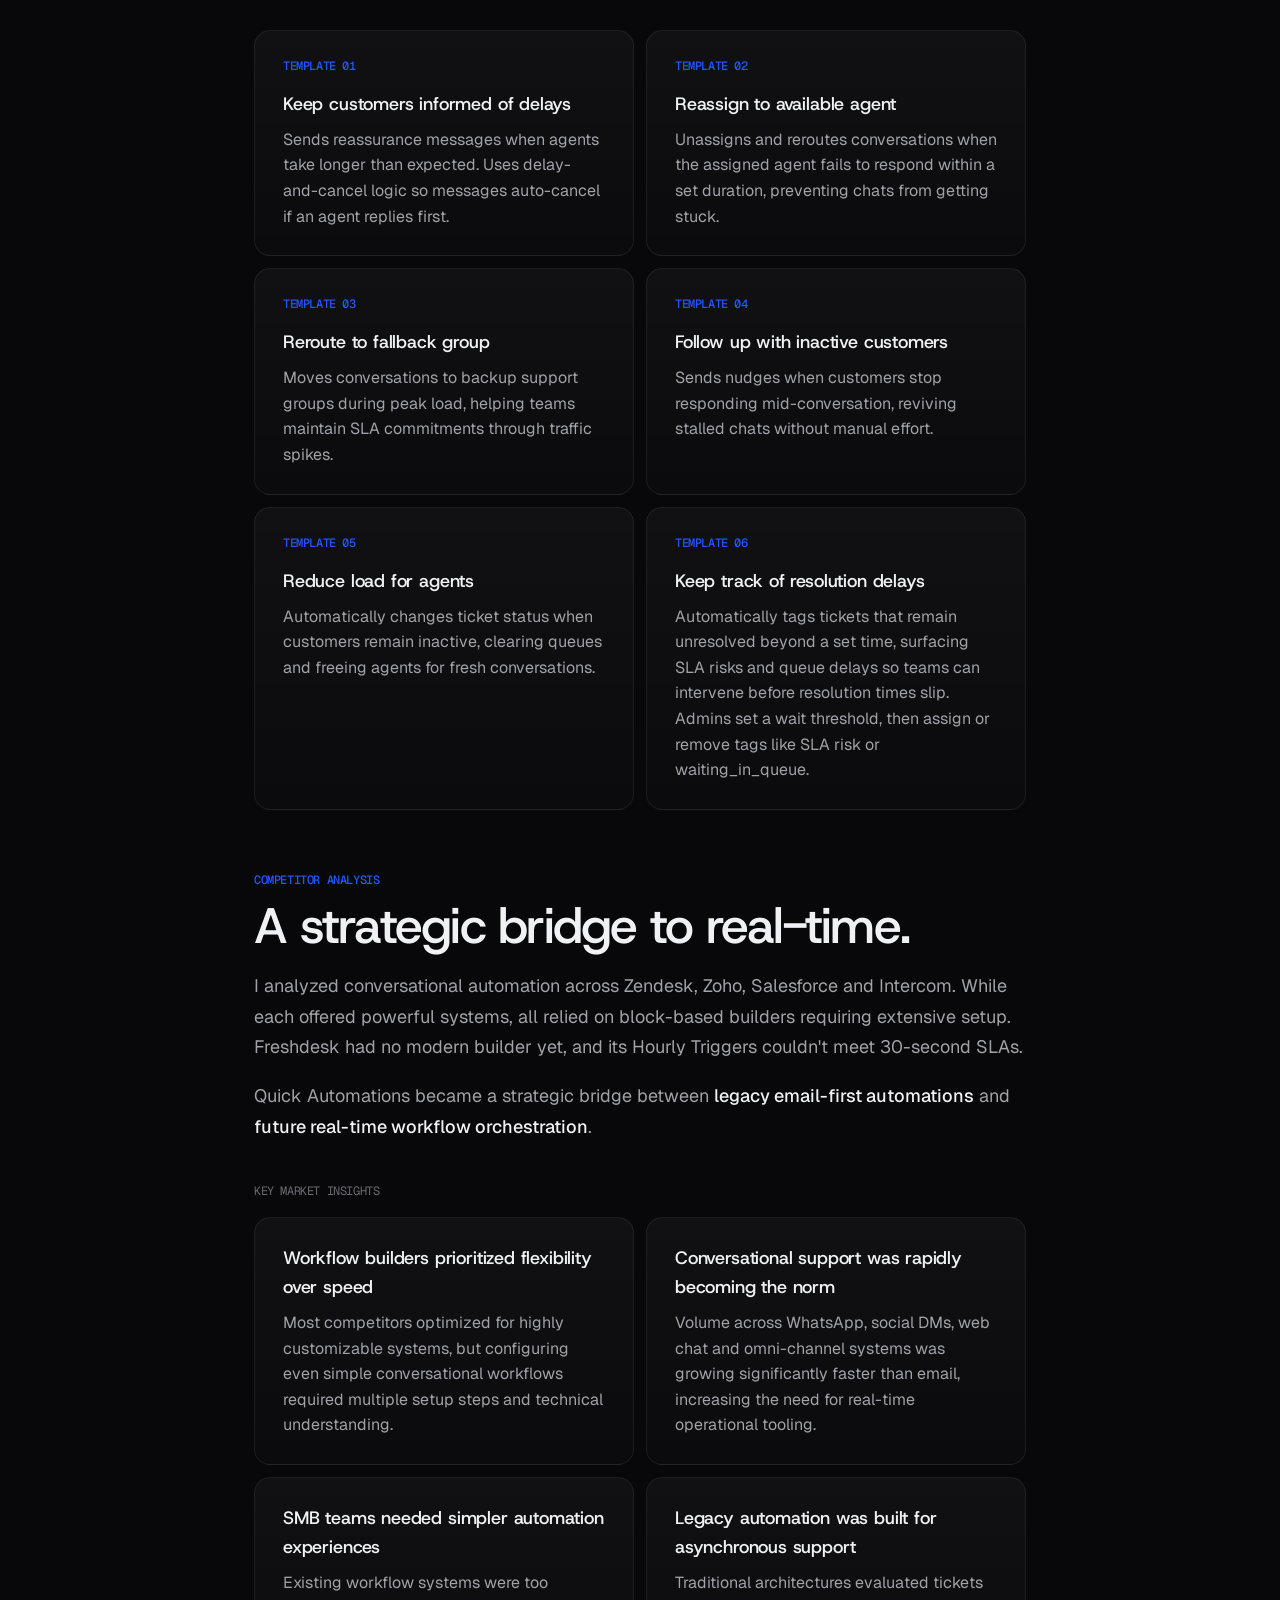
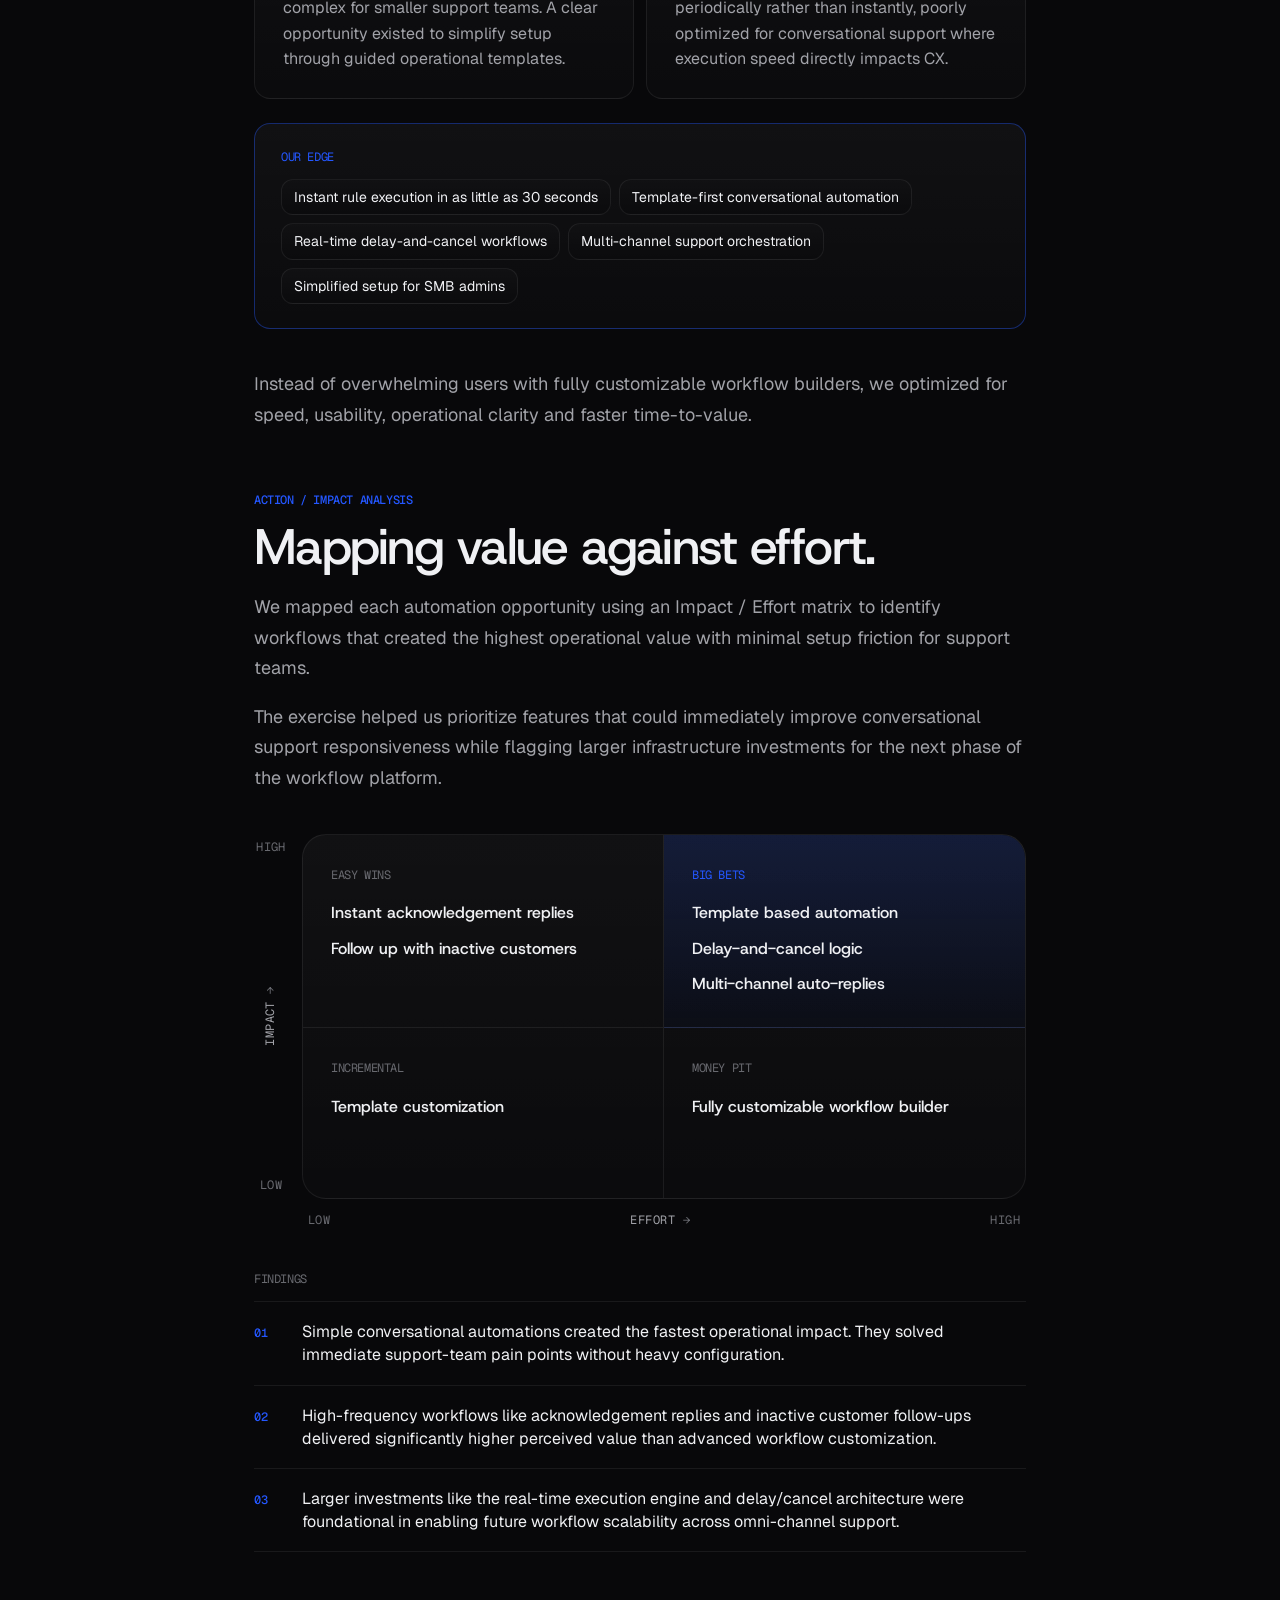
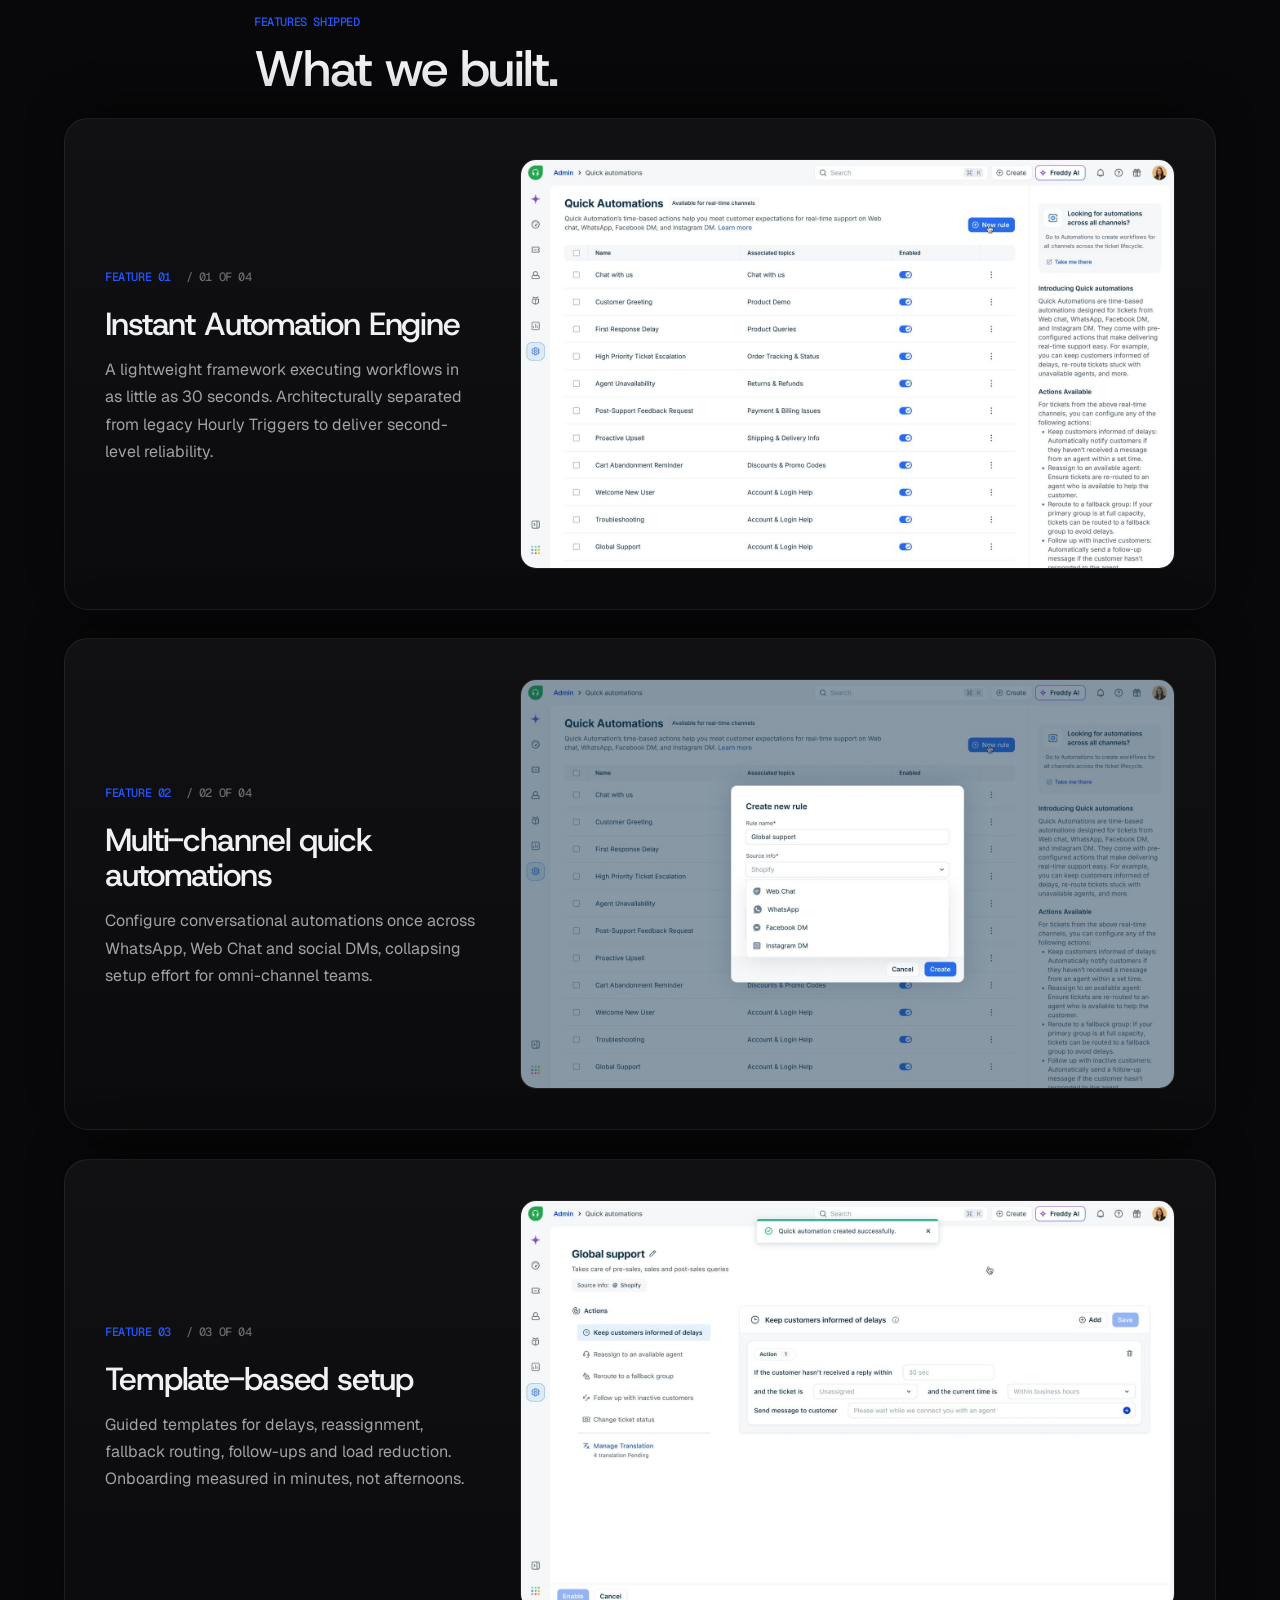
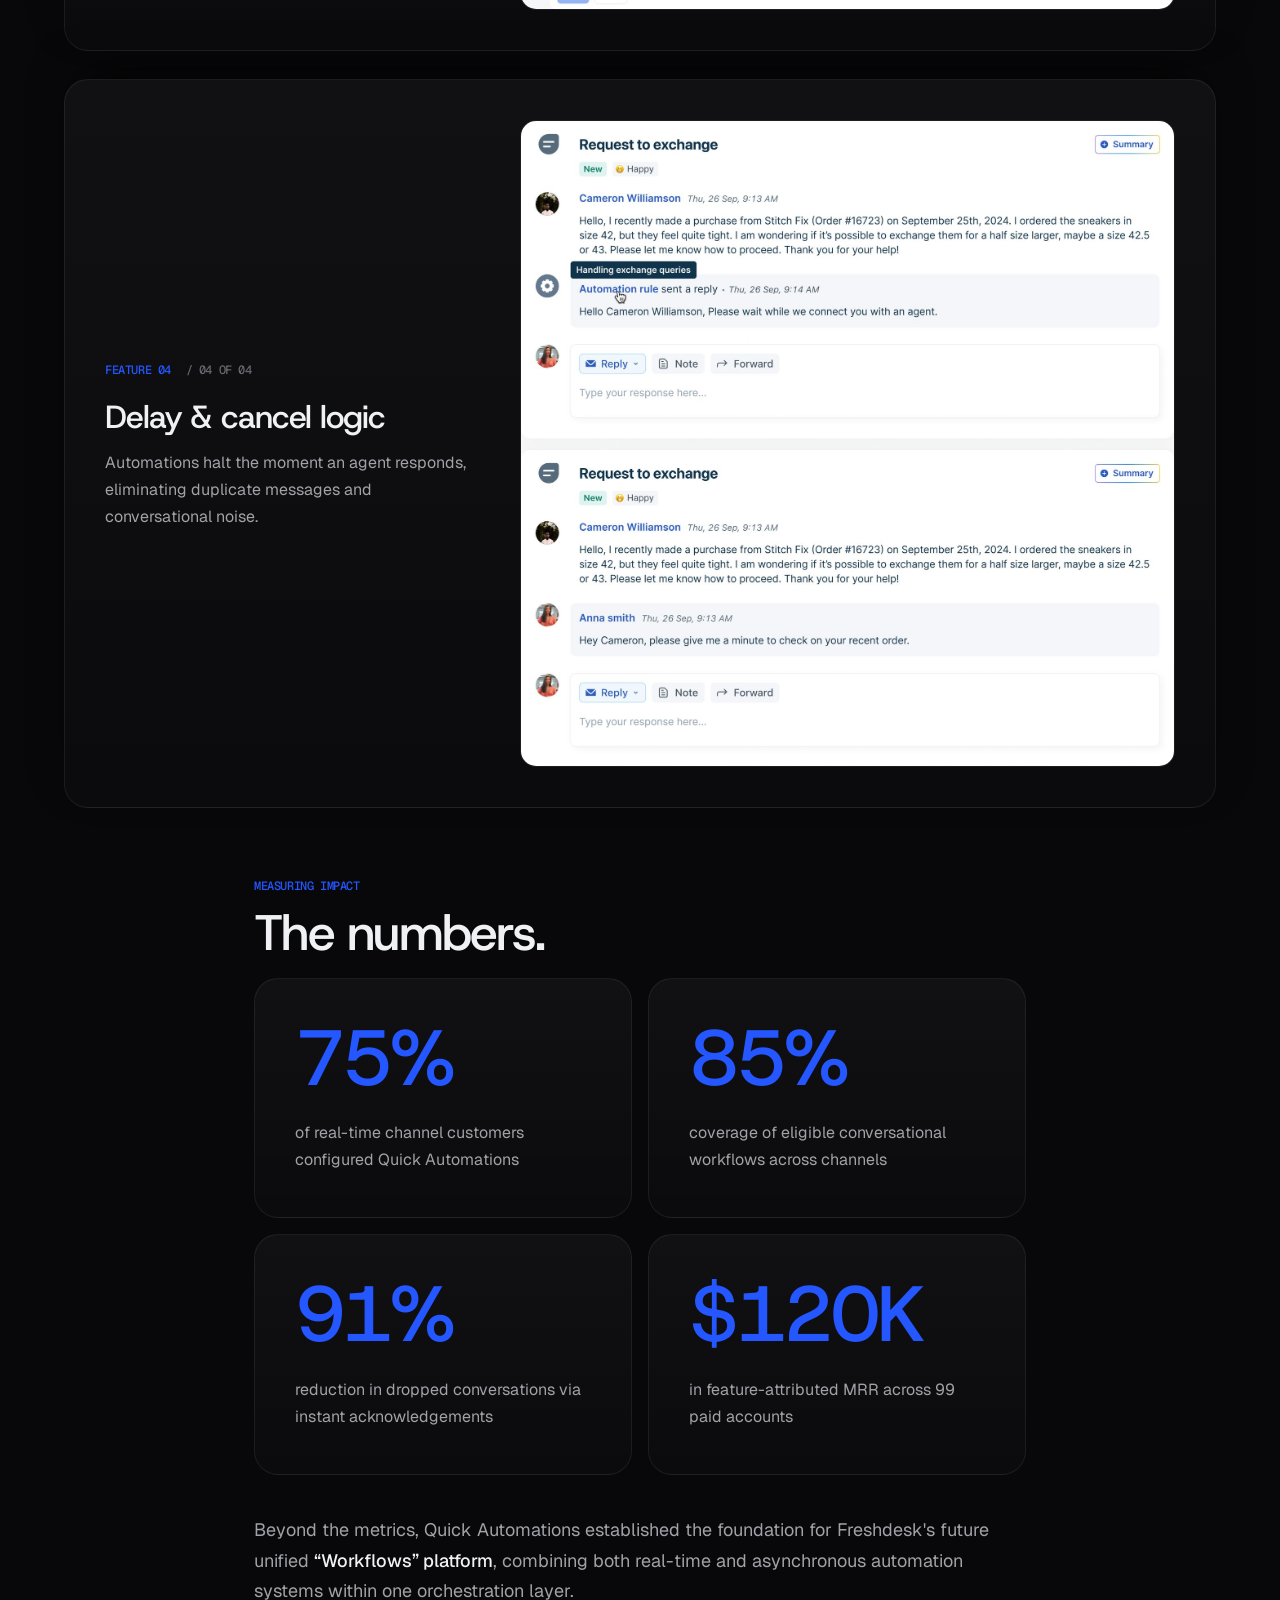
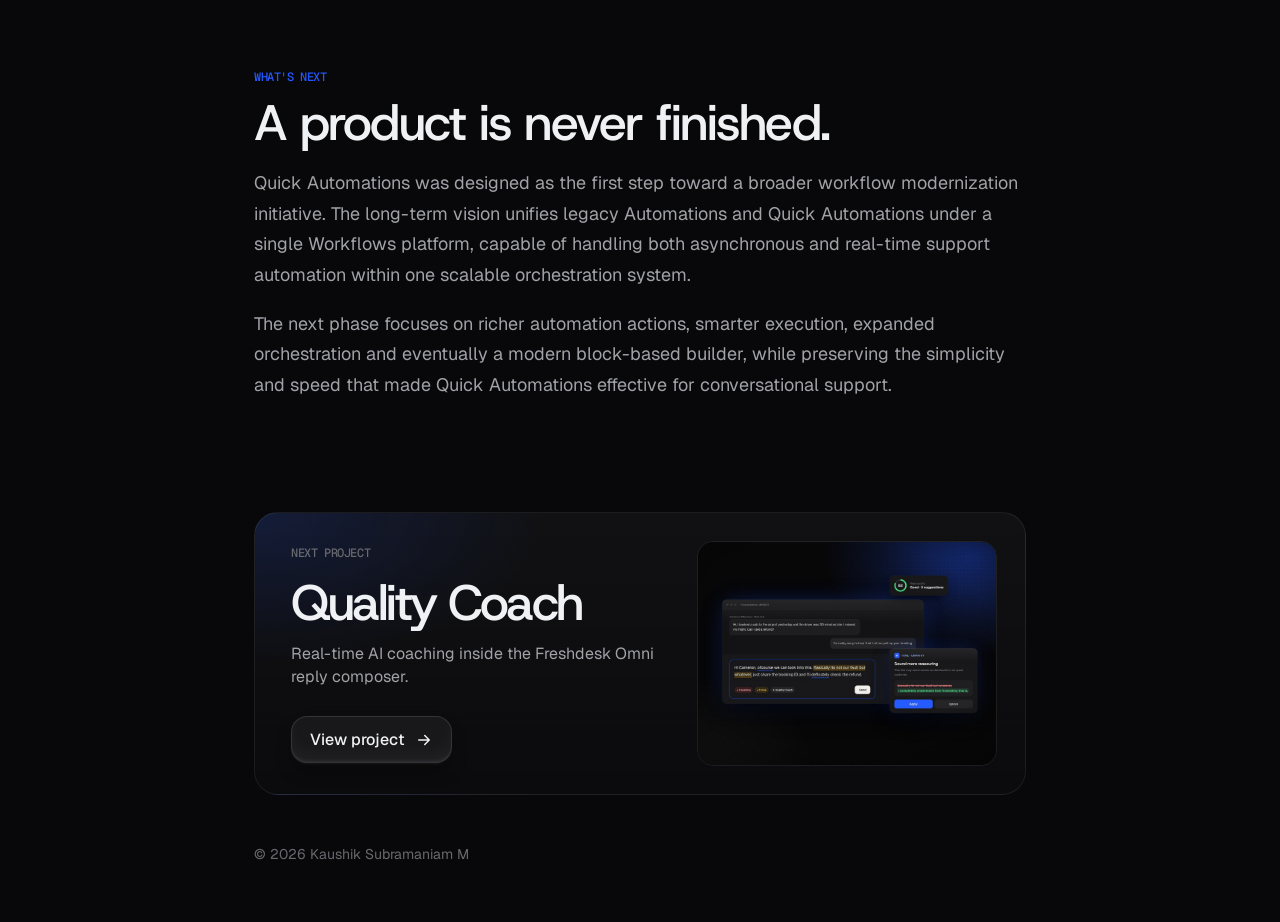
<file: work/quick-automations.html>
<!doctype html><html lang="en"><head>
<meta charset="utf-8"><meta name="viewport" content="width=device-width,initial-scale=1"><meta name="color-scheme" content="dark">
<link rel="preconnect" href="https://fonts.googleapis.com"><link rel="preconnect" href="https://fonts.gstatic.com" crossorigin>
<link href="https://fonts.googleapis.com/css2?family=Host+Grotesk:ital,wght@0,300..800;1,300..800&family=Geist:wght@300..700&family=Geist+Mono:wght@400;500&family=Noto+Sans+Tamil:wght@500;600&display=swap" rel="stylesheet" media="print" onload="this.media='all'">

<title>Quick Automations — Kaushik Subramaniam</title><meta name="description" content="Real-time automation for conversational support in Freshdesk Omni.">
<link rel="stylesheet" href="../styles.css"></head><body>
<div class="nav-shell"><header class="nav"><div class="in"><a class="brand" href="../index.html" aria-label="Kaushik, back to home"><span class="bk">k</span><span class="bd" aria-hidden="true"></span></a><nav class="links"><a href="../index.html#work">Projects</a><a href="../index.html#about">About</a><a href="../index.html#trying">Gallery of trying</a></nav></div></header></div><main class="cs"><div class="csx">
<div class="wrap"><div class="cs-hero"><a class="back rv" href="../index.html">← Home</a>
<div class="rv" style="margin-top:36px"><span class="mono">Freshdesk Omni · 0→1</span></div>
<h1 class="rv">Quick Automations</h1><p class="lede rv">An instant automation framework built for conversational support inside Freshdesk, executing workflows in as little as <b>30 seconds</b> across WhatsApp, Web Chat, and social DMs.</p>
<div class="meta rv"><div><span class="mono">Type</span><b>0→1 Product Experience</b></div><div><span class="mono">Role</span><b>Lead Designer</b></div><div><span class="mono">Product</span><b>Freshdesk Omni</b></div></div></div></div>
<section class="wl rv" aria-label="What it looks like"><div class="x-wlhead"><span class="x-k">What it looks like · Quick Automations</span><span class="x-k">Hover to pause</span></div><div class="wl-view"><div class="wl-track"><figure class="wl-item"><span class="wl-img"><img src="../assets/screens/qa-1.jpg" alt="Quick Automations: Rules list" loading="lazy"></span><figcaption><span>01 / 05</span>Rules list</figcaption></figure><figure class="wl-item"><span class="wl-img"><img src="../assets/screens/qa-2.jpg" alt="Quick Automations: New rule, pick a channel" loading="lazy"></span><figcaption><span>02 / 05</span>New rule, pick a channel</figcaption></figure><figure class="wl-item"><span class="wl-img"><img src="../assets/screens/qa-3.jpg" alt="Quick Automations: Rule created, set its action" loading="lazy"></span><figcaption><span>03 / 05</span>Rule created, set its action</figcaption></figure><figure class="wl-item"><span class="wl-img"><img src="../assets/screens/qa-4.jpg" alt="Quick Automations: Save the action" loading="lazy"></span><figcaption><span>04 / 05</span>Save the action</figcaption></figure><figure class="wl-item"><span class="wl-img"><img src="../assets/screens/qa-5.jpg" alt="Quick Automations: Enable the rule" loading="lazy"></span><figcaption><span>05 / 05</span>Enable the rule</figcaption></figure><figure class="wl-item" aria-hidden="true"><span class="wl-img"><img src="../assets/screens/qa-1.jpg" alt="" loading="lazy"></span><figcaption><span>01 / 05</span>Rules list</figcaption></figure><figure class="wl-item" aria-hidden="true"><span class="wl-img"><img src="../assets/screens/qa-2.jpg" alt="" loading="lazy"></span><figcaption><span>02 / 05</span>New rule, pick a channel</figcaption></figure><figure class="wl-item" aria-hidden="true"><span class="wl-img"><img src="../assets/screens/qa-3.jpg" alt="" loading="lazy"></span><figcaption><span>03 / 05</span>Rule created, set its action</figcaption></figure><figure class="wl-item" aria-hidden="true"><span class="wl-img"><img src="../assets/screens/qa-4.jpg" alt="" loading="lazy"></span><figcaption><span>04 / 05</span>Save the action</figcaption></figure><figure class="wl-item" aria-hidden="true"><span class="wl-img"><img src="../assets/screens/qa-5.jpg" alt="" loading="lazy"></span><figcaption><span>05 / 05</span>Enable the rule</figcaption></figure></div></div></section>
<div class="wrap"><div class="read"><section class="x-sec rv"><div class="x-lab"><span class="x-k">Creating a foundation</span></div><div class="x-body"><h2>My role</h2><p>I led the end-to-end design for Quick Automations, a real-time automation framework built specifically for conversational support workflows inside Freshdesk Omni.</p><p>From defining the information architecture to simplifying highly technical automation logic into approachable templates, I worked closely with Product, Engineering, CX and GTM teams to shape a scalable experience that could support omni-channel workflows without overwhelming admins.</p><p><b>The project eventually became a foundational step toward Freshdesk's long-term workflow modernization vision.</b></p></div></section><section class="x-sec rv"><div class="x-lab"><span class="x-k">Problem statement</span></div><div class="x-body"><h2>Built for email.<br>Strained by chat.</h2><p>Freshdesk's legacy automation framework was originally designed for email-first support workflows. The system relied heavily on Hourly Triggers: tickets were evaluated periodically instead of instantly. While this worked for email, it became a major operational limitation for conversational channels where customers expect responses in seconds.</p><ol class="x-pts"><li><span class="x-i">01</span><span>Instant acknowledgements</span></li><li><span class="x-i">02</span><span>Delay-based customer reassurance</span></li><li><span class="x-i">03</span><span>Smart fallback routing</span></li><li><span class="x-i">04</span><span>Real-time follow-ups</span></li><li><span class="x-i">05</span><span>Faster SLA-driven workflows</span></li><li><span class="x-i">06</span><span>Multi-channel orchestration</span></li></ol><p>Meanwhile competitors like Zendesk and Intercom already supported second-level conversational automation, making real-time execution a market expectation rather than a premium capability.</p></div></section><section class="x-sec rv"><div class="x-lab"><span class="x-k">How might we</span></div><div class="x-body"><h2>Three questions,<br>one north star.</h2><ol class="hmw"><li>How might we help support teams automate real-time conversations without complex setup?</li><li>How might we execute automation rules within seconds instead of hours?</li><li>How might we simplify conversational automation for SMB admins while supporting omni-channel scale?</li></ol></div></section><section class="x-wide rv"><span class="x-k">Current state · Hourly triggers</span><h2>The legacy automation surface, built for asynchronous email workflows.</h2><div class="x-shots"><figure><span class="x-shot"><img src="../assets/screens/qa-legacy-1.jpg" alt="Hourly triggers tab" loading="lazy"></span><figcaption class="x-k">Hourly triggers tab</figcaption></figure><figure><span class="x-shot"><img src="../assets/screens/qa-legacy-2.jpg" alt="New hourly trigger: Event, Condition, Action" loading="lazy"></span><figcaption class="x-k">New hourly trigger: Event, Condition, Action</figcaption></figure></div></section><section class="x-sec rv"><div class="x-lab"><span class="x-k">Research</span></div><div class="x-body"><h2>Why the existing system kept falling short.</h2><p>Before designing Quick Automations, I needed to understand why Freshdesk's existing framework struggled with conversational workflows. The findings validated the need for a dedicated real-time layer and revealed how dramatically customer expectations had shifted.</p><div class="cards"><div class="card"><span class="x-n">Architecture</span><h4>Email-first automation architecture</h4><p>Freshdesk's legacy system was built around asynchronous workflows. Tickets were evaluated periodically via Hourly Triggers: reliable for email, but unfit for channels demanding instant responsiveness.</p></div><div class="card"><span class="x-n">Expectation</span><h4>Real-time expectations had changed</h4><p>Research with 18 CX operations leads revealed 94% of teams expected automation-driven acknowledgements within 30–90 seconds for chat-based channels. Delays directly impacted CSAT and SLA.</p></div><div class="card"><span class="x-n">Logic</span><h4>Delay & cancel logic became critical</h4><p>Conversational support required automations to dynamically stop if an agent responded before the threshold. Existing systems lacked this, creating duplicate or irrelevant replies after agents had already engaged.</p></div><div class="card"><span class="x-n">Complexity</span><h4>Workflow builders were too complex</h4><p>Template-based setup averaged 2.3 minutes vs 8.7 for builders. Configuration errors dropped from 2.4 to 0.2 per setup, strongly validating a template-first experience.</p></div><div class="card"><span class="x-n">Priority</span><h4>Speed mattered more than flexibility</h4><p>Teams consistently prioritized faster setup, faster execution and faster acknowledgement over highly customizable but operationally complex workflow systems.</p></div></div><div class="take x-take"><h4>Key takeaways</h4><ol class="x-rows"><li><span class="x-i">01</span><span>Real-time channels require second-level automation responsiveness</span></li><li><span class="x-i">02</span><span>Traditional automation models fail for conversational workflows</span></li><li><span class="x-i">03</span><span>Delay-and-cancel execution is critical for chat-based support</span></li><li><span class="x-i">04</span><span>Users preferred guided templates over complex workflow builders</span></li><li><span class="x-i">05</span><span>Conversational automation required a fundamentally different execution architecture</span></li></ol></div></div></section><section class="x-sec rv"><div class="x-lab"><span class="x-k">Deep dive into user behaviour</span></div><div class="x-body"><h2>Admins didn't want<br>to build workflows.</h2><p>Through stakeholder interviews, workflow analysis and operational mapping, one insight kept surfacing: conversational support teams behaved very differently from email-first teams. They needed instant fallback workflows, automated reassurance, fast setup, and a single place to manage multi-channel automations.</p><figure class="x-pull"><figcaption><svg class="i-star" viewBox="0 0 24 24" aria-hidden="true"><path d="M12 0C12.6 6.6 17.4 11.4 24 12 17.4 12.6 12.6 17.4 12 24 11.4 17.4 6.6 12.6 0 12 6.6 11.4 11.4 6.6 12 0Z"/></svg>Key insight<span>From the research</span></figcaption><blockquote><em>Admins didn't want to build workflows.</em> They wanted the system to intelligently handle operational gaps automatically.</blockquote></figure><p>While email automations were treated as long-term process configurations, conversational automations were expected to be configured and deployed within minutes, often during active support shifts. This heavily influenced the decision to prioritize guided templates over fully customizable workflow builders.</p><div class="twocol"><div><h4>Research objectives</h4><ol><li>Understand operational gaps in conversational support workflows</li><li>Identify limitations in the existing automation system</li><li>Understand execution speed expectations for real-time channels</li><li>Reduce setup complexity for SMB admins</li><li>Explore scalable patterns for future workflow unification</li></ol></div><div><h4>Key findings</h4><ol><li>Customers expected automation execution within seconds, not minutes</li><li>Most urgent use cases revolved around delayed responses and fallback routing</li><li>Existing automation systems felt too technical for SMB admins</li><li>Template-based setup significantly reduced onboarding friction</li><li>Real-time automation created immediate operational value</li><li>Multi-channel conversational support increased automation relevance significantly</li></ol></div></div></div></section><section class="x-sec rv"><div class="x-lab"><span class="x-k">The 6 templates</span></div><div class="x-body"><h2>Six high-frequency operational gaps. Six templates.</h2><p>To simplify setup for SMB and mid-market admins, I designed Quick Automations around guided templates instead of requiring users to configure workflows from scratch. Each template focused on a high-frequency operational gap observed during research.</p><div class="cards"><div class="card"><span class="x-n x-num">Template 01</span><h4>Keep customers informed of delays</h4><p>Sends reassurance messages when agents take longer than expected. Uses delay-and-cancel logic so messages auto-cancel if an agent replies first.</p></div><div class="card"><span class="x-n x-num">Template 02</span><h4>Reassign to available agent</h4><p>Unassigns and reroutes conversations when the assigned agent fails to respond within a set duration, preventing chats from getting stuck.</p></div><div class="card"><span class="x-n x-num">Template 03</span><h4>Reroute to fallback group</h4><p>Moves conversations to backup support groups during peak load, helping teams maintain SLA commitments through traffic spikes.</p></div><div class="card"><span class="x-n x-num">Template 04</span><h4>Follow up with inactive customers</h4><p>Sends nudges when customers stop responding mid-conversation, reviving stalled chats without manual effort.</p></div><div class="card"><span class="x-n x-num">Template 05</span><h4>Reduce load for agents</h4><p>Automatically changes ticket status when customers remain inactive, clearing queues and freeing agents for fresh conversations.</p></div><div class="card"><span class="x-n x-num">Template 06</span><h4>Keep track of resolution delays</h4><p>Automatically tags tickets that remain unresolved beyond a set time, surfacing SLA risks and queue delays so teams can intervene before resolution times slip. Admins set a wait threshold, then assign or remove tags like SLA risk or waiting_in_queue.</p></div></div></div></section><section class="x-sec rv"><div class="x-lab"><span class="x-k">Competitor analysis</span></div><div class="x-body"><h2>A strategic bridge to real-time.</h2><p>I analyzed conversational automation across Zendesk, Zoho, Salesforce and Intercom. While each offered powerful systems, all relied on block-based builders requiring extensive setup. Freshdesk had no modern builder yet, and its Hourly Triggers couldn't meet 30-second SLAs.</p><p>Quick Automations became a strategic bridge between <b>legacy email-first automations</b> and <b>future real-time workflow orchestration</b>.</p><div class="take"><h4>Key market insights</h4></div><div class="cards x-ins2"><div class="card"><h4>Workflow builders prioritized flexibility over speed</h4><p>Most competitors optimized for highly customizable systems, but configuring even simple conversational workflows required multiple setup steps and technical understanding.</p></div><div class="card"><h4>Conversational support was rapidly becoming the norm</h4><p>Volume across WhatsApp, social DMs, web chat and omni-channel systems was growing significantly faster than email, increasing the need for real-time operational tooling.</p></div><div class="card"><h4>SMB teams needed simpler automation experiences</h4><p>Existing workflow systems were too complex for smaller support teams. A clear opportunity existed to simplify setup through guided operational templates.</p></div><div class="card"><h4>Legacy automation was built for asynchronous support</h4><p>Traditional architectures evaluated tickets periodically rather than instantly, poorly optimized for conversational support where execution speed directly impacts CX.</p></div></div><div class="edge"><h4>Our edge</h4><ul><li>Instant rule execution in as little as 30 seconds</li><li>Template-first conversational automation</li><li>Real-time delay-and-cancel workflows</li><li>Multi-channel support orchestration</li><li>Simplified setup for SMB admins</li></ul></div><p>Instead of overwhelming users with fully customizable workflow builders, we optimized for speed, usability, operational clarity and faster time-to-value.</p></div></section><section class="x-sec rv"><div class="x-lab"><span class="x-k">Action / Impact analysis</span></div><div class="x-body"><h2>Mapping value against effort.</h2><p>We mapped each automation opportunity using an Impact / Effort matrix to identify workflows that created the highest operational value with minimal setup friction for support teams.</p><p>The exercise helped us prioritize features that could immediately improve conversational support responsiveness while flagging larger infrastructure investments for the next phase of the workflow platform.</p><div class="x-graph"><div class="g-yax"><span>High</span><b>Impact</b><span>Low</span></div><div class="matrix x-matrix"><div class=""><span class="mono">Easy wins</span><ul><li><b>Instant acknowledgement replies</b></li><li><b>Follow up with inactive customers</b></li></ul></div><div class="hot"><span class="mono">Big bets</span><ul><li><b>Template based automation</b></li><li><b>Delay-and-cancel logic</b></li><li><b>Multi-channel auto-replies</b></li></ul></div><div class=""><span class="mono">Incremental</span><ul><li><b>Template customization</b></li></ul></div><div class=""><span class="mono">Money pit</span><ul><li><b>Fully customizable workflow builder</b></li></ul></div></div><div class="g-xax"><span>Low</span><b>Effort</b><span>High</span></div></div><div class="take x-take"><h4>Findings</h4><ol class="x-rows"><li><span class="x-i">01</span><span>Simple conversational automations created the fastest operational impact. They solved immediate support-team pain points without heavy configuration.</span></li><li><span class="x-i">02</span><span>High-frequency workflows like acknowledgement replies and inactive customer follow-ups delivered significantly higher perceived value than advanced workflow customization.</span></li><li><span class="x-i">03</span><span>Larger investments like the real-time execution engine and delay/cancel architecture were foundational in enabling future workflow scalability across omni-channel support.</span></li></ol></div></div></section><section class="x-sec rv"><div class="x-lab"><span class="x-k">Features shipped</span></div><div class="x-body"><h2>What we built.</h2><div class="x-scards"><div class="x-scard" style="--i:0"><div class="x-sc-in"><div class="x-sc-t"><span class="x-n x-num">Feature 01 <em>/ 01 of 04</em></span><h3>Instant Automation Engine</h3><p>A lightweight framework executing workflows in as little as 30 seconds. Architecturally separated from legacy Hourly Triggers to deliver second-level reliability.</p></div><span class="x-shot"><img src="../assets/screens/qa-1.jpg" alt="Rules list with a toggle per rule" loading="lazy"></span></div></div><div class="x-scard" style="--i:1"><div class="x-sc-in"><div class="x-sc-t"><span class="x-n x-num">Feature 02 <em>/ 02 of 04</em></span><h3>Multi-channel quick automations</h3><p>Configure conversational automations once across WhatsApp, Web Chat and social DMs, collapsing setup effort for omni-channel teams.</p></div><span class="x-shot"><img src="../assets/screens/qa-2.jpg" alt="Channel picker: Web Chat, WhatsApp, Facebook DM, Instagram DM" loading="lazy"></span></div></div><div class="x-scard" style="--i:2"><div class="x-sc-in"><div class="x-sc-t"><span class="x-n x-num">Feature 03 <em>/ 03 of 04</em></span><h3>Template-based setup</h3><p>Guided templates for delays, reassignment, fallback routing, follow-ups and load reduction. Onboarding measured in minutes, not afternoons.</p></div><span class="x-shot"><img src="../assets/screens/qa-3.jpg" alt="Delay template, configured" loading="lazy"></span></div></div><div class="x-scard" style="--i:3"><div class="x-sc-in"><div class="x-sc-t"><span class="x-n x-num">Feature 04 <em>/ 04 of 04</em></span><h3>Delay & cancel logic</h3><p>Automations halt the moment an agent responds, eliminating duplicate messages and conversational noise.</p></div><span class="x-shot"><img src="../assets/screens/qa-wb-4.jpg" alt="Automated reply holding the customer until an agent joins" loading="lazy"></span></div></div></div></div></section><section class="x-sec rv"><div class="x-lab"><span class="x-k">Measuring impact</span></div><div class="x-body"><h2>The numbers.</h2><div class="x-ngrid"><div class="x-ncard"><b>75%</b><p>of real-time channel customers configured Quick Automations</p></div><div class="x-ncard"><b>85%</b><p>coverage of eligible conversational workflows across channels</p></div><div class="x-ncard"><b>91%</b><p>reduction in dropped conversations via instant acknowledgements</p></div><div class="x-ncard"><b>$120K</b><p>in feature-attributed MRR across 99 paid accounts</p></div></div><p>Beyond the metrics, Quick Automations established the foundation for Freshdesk's future unified <b>“Workflows” platform</b>, combining both real-time and asynchronous automation systems within one orchestration layer.</p></div></section><section class="x-sec rv"><div class="x-lab"><span class="x-k">What's next</span></div><div class="x-body"><h2>A product is never finished.</h2><p>Quick Automations was designed as the first step toward a broader workflow modernization initiative. The long-term vision unifies legacy Automations and Quick Automations under a single Workflows platform, capable of handling both asynchronous and real-time support automation within one scalable orchestration system.</p><p>The next phase focuses on richer automation actions, smarter execution, expanded orchestration and eventually a modern block-based builder, while preserving the simplicity and speed that made Quick Automations effective for conversational support.</p></div></section></div>
<a class="x-next rv" href="quality-coach.html"><span class="x-next-txt"><span class="x-k">Next project</span><span class="x-next-t">Quality Coach</span><span class="x-next-d">Real-time AI coaching inside the Freshdesk Omni reply composer.</span><span class="x-next-go">View project <svg viewBox="0 0 24 24" width="18" height="18" fill="none" stroke="currentColor" stroke-width="2" stroke-linecap="round" stroke-linejoin="round" aria-hidden="true"><path d="M5 12h14M13 6l6 6-6 6"/></svg></span></span><span class="x-next-img"><img src="../assets/qc.jpg" alt="" loading="lazy"></span></a>
<div class="cs-foot"><span>© 2026 Kaushik Subramaniam M</span></div></div>
</div></main>
<script src="../vendor/lottie_light.min.js"></script><script src="../assets/lottie/runner-anim.js"></script><script src="../main.js"></script></body></html>
</file>
<file: styles.css>
:root{
/* type scale. Host Grotesk headings scale with the screen (phone floor to desktop cap); body and labels are fixed */
  --fs-display:clamp(48px,7.23vw,104px); /* hero line */
  --fs-title:clamp(40px,6.12vw,88px);    /* case study titles, big stats, hero greeting */
  --fs-h1:clamp(34px,3.9vw,56px);        /* section headings */
  --fs-h2:clamp(26px,2.5vw,36px);        /* sub-headings, pull quotes, project card titles */
  --fs-h3:clamp(22px,1.95vw,28px);       /* ticker, how-might-we, stat numbers */
  --fs-h4:18px;                          /* card headings, chips */
  --fs-h5:16px;                          /* feature names, testimonial names */
  --fs-glyph:32px;                       /* the badge star */
  --fs-body-lg:18px;                     /* Geist: lead and body copy */
  --fs-body:16px;                        /* Geist: UI text, lists, nav */
  --fs-body-sm:14px;                     /* Geist: dates, footer, back links */
  --fs-mono-lg:16px;                     /* Geist Mono: hero description */
  --fs-mono:12px;                        /* Geist Mono: labels, eyebrows, captions */
  --fs-mono-sm:10px;                     /* Geist Mono: tiny tags, badge ring */
  --fs-logo:42px;                        /* the "k" brand mark */
  --fs-wordmark:clamp(80px,21vw,300px);  /* footer wordmark block */
  --fs-wordmark-svg:250px;               /* wordmark text, in SVG units */
  /* language fallbacks for the multilingual greetings */
  --font-ta:"Noto Sans Tamil",var(--display);
  --font-ta-display:"Oi","Noto Sans Tamil",var(--display);
  --font-ja:"Noto Sans JP",var(--display);
  --tt-fs-xs:8px;                        /* turntable micro labels (record speed, plinth badge) */
/* ── Colour tokens: the only place raw colours live ── */
  /* surfaces */
  --bg:#08080a;
  --black:#000;
  --surface:linear-gradient(180deg,rgba(255,255,255,.035),rgba(255,255,255,.012)),var(--bg);
  --surface-raised:#18181b;
  --media:#0e0e11;
  /* text */
  --fg:#f0f1f4;
  --fg-2:#a1a2a8;
  --fg-3:#68696f;
  --fg-4:rgba(255,255,255,.28);
  --white:#fff;
  /* text roles: what every piece of copy should use */
  --text-primary:var(--fg);
  --text-secondary:var(--fg-2);
  --text-tertiary:var(--fg-3);
  --text-placeholder:rgba(var(--rgb-white),.32);
  --text-disabled:var(--fg-4);
  --text-brand:var(--accent);
  /* strokes */
  --stroke:rgba(255,255,255,.07);
  --stroke-strong:rgba(255,255,255,.12);
  --stroke-brand:rgba(var(--rgb-accent),var(--o40));
  /* brand */
  --accent:#2457ff;
  --accent-deep:#1a4dff;
  --accent-soft:#788dff;
  --accent-pale:#9fb5ff;
  /* canvas grids (LED matrix, snake intro) */
  --grid-dot:rgba(255,255,255,.045);
  --grid-dot-faint:rgba(255,255,255,.035);
  /* status */
  --live:#3ddc6a;
  /* print (gallery polaroids) */
  --paper-ink:#1b1b1d;
  --paper-muted:#8a8680;
  --paper-blank:#d9d6d0;
  /* font weights: the only three the site uses */
  --fw-regular:400;--fw-medium:500;--fw-semibold:600;
  /* legacy aliases */
  --card:var(--media);
  /* effect layer: channel tokens + one shared opacity scale.
     Use as rgba(var(--rgb-white),var(--o12)) */
  --rgb-white:255,255,255;--rgb-black:0,0,0;--rgb-bg:8,8,10;--rgb-accent:36,87,255;--rgb-accent-deep:26,77,255;--rgb-accent-soft:120,141,255;--rgb-live:61,220,106;
  --o2:.02;--o4:.04;--o6:.06;--o8:.08;--o12:.12;--o16:.16;--o22:.22;--o30:.3;--o40:.4;--o50:.5;--o70:.7;--o90:.9;
/* gold: the award pill's metal, light to deep */
  --gold-pale:#fff3cc;--gold-light:#f7d98a;--gold:#e8b64a;
  --rgb-gold:232,182,74;--rgb-gold-pale:255,243,204;
  /* About sticker board: warm paper and the shadow it casts */
  --paper-board:#f1eee7;--paper-board-hi:#f7f5f0;--paper-board-lo:#e9e5dc;
  --rgb-paper-shadow:40,30,10;
--cta-primary:#151518;--cta-primary-hover:var(--surface-raised);--cta-primary-pressed:#101012;
--grad-brand:linear-gradient(180deg,var(--accent) 0%,var(--accent-deep) 17.436%);
  --display:"Host Grotesk",ui-sans-serif,system-ui,sans-serif;--body:"Geist",ui-sans-serif,system-ui,sans-serif;--mono:"Geist Mono",ui-monospace,monospace;color-scheme:dark;
--glow-brand:0 30px 120px -30px rgba(var(--rgb-accent),.25),0 0 90px -20px rgba(var(--rgb-accent),var(--o16));
/* corner radius */
  --r-2xs:2px;--r-xs:4px;--r-sm:8px;--r-md:12px;--r-lg:16px;--r-xl:24px;--r-pill:999px;--r-round:50%;
  /* line height */
  --lh-display:.95;--lh-none:1;--lh-tight:1.1;--lh-snug:1.25;--lh-normal:1.45;--lh-relaxed:1.6;--lh-loose:1.7;  /* loose: long-form case study copy */
  /* letter-spacing: tighter as type gets bigger; caps and labels open up */
  --ls-tightest:-.05em;--ls-tighter:-.035em;--ls-tight:-.02em;--ls-snug:-.01em;--ls-wide:.04em;--ls-caps:.12em;
  --ls-mono:-.4px;      /* Geist Mono everywhere */
  --ls-ring:.24em;      /* text set round the badge circle */
  --ls-wordmark:-10px;  /* footer wordmark, SVG units */
--jb-grey-25:#3a3a40;
  --jb-orange-95-rgb:242,240,237;
  --tt-green-22:#1c3a24;
  --tt-green-85:#4cf07a;--tt-green-85-rgb:76,240,122;
  --tt-grey-16:#26272a;
  --tt-grey-18:#2c2c30;
  --tt-grey-30:#46474b;
  --tt-grey-40:#5b5e63;
  --tt-grey-72:#aeb1b6;
  --tt-grey-76:#b9bcc1;
  --tt-grey-91:#e2e4e7;
  --tt-orange-03:#140804;
  --tt-orange-07-rgb:36,18,6;
  --tt-orange-10:#2a180b;
  --tt-orange-16:#3a2410;
  --tt-orange-21:#4a2c16;
  --tt-orange-30:#7a2e08;
  --tt-orange-42:#8a5733;
  --tt-orange-48:#9a6640;
  --tt-orange-78:#ffb13b;--tt-orange-78-rgb:255,177,59;
  --tt-orange-79-rgb:222,190,140;
  --tt-orange-81-rgb:255,190,110;
  --tt-orange-89:#ffd9a6;
  --tt-orange-91-rgb:255,226,190;
  --tt-orange-92-rgb:255,226,196;
  --tt-orange-94-rgb:255,236,210;
  --tt-red-56-rgb:255,50,30;
  --rec-grey-18:#2c2c2e;
  --cv-amber-71:#e5a100;--cv-amber-71-rgb:229,161,0;
  --cv-amber-82:#f5c451;
  --cv-blue-41:#1245ff;--cv-blue-41-rgb:18,69,255;
  --cv-green-75:#25d366;
  --cv-green-78:#3ddc84;--cv-green-78-rgb:61,220,132;
  --cv-green-79:#4ade80;--cv-green-79-rgb:74,222,128;
  --cv-grey-14:#232325;
  --cv-grey-19:#2e2e31;
  --cv-grey-50:#77757a;
  --cv-grey-57:#8a8890;
  --cv-grey-82:#cfcdca;
  --cv-grey-91:#e8e6e3;
  --cv-red-55-rgb:239,68,68;
  --cv-red-67:#ff7a7a;
  --cv-red-76:#fca5a5;
  --cv-red-79:#ffb199;
  --cv-violet-45:#6b55f5;--cv-violet-45-rgb:107,85,245;--cv-green-58:#18a058;--cv-green-58-rgb:24,160,88;
  --cv-instagram:radial-gradient(circle at 30% 107%,#fdf497 0%,#fdf497 5%,#fd5949 45%,#d6249f 60%,#285aeb 90%);
}

/* ── Shape and rhythm scales ── */

*{box-sizing:border-box;margin:0;padding:0}
html{-webkit-text-size-adjust:100%;scroll-behavior:smooth;background:var(--bg)}
body{color:var(--text-primary);font:var(--fs-body)/var(--lh-relaxed) var(--display);letter-spacing:0;-webkit-font-smoothing:antialiased;overflow-x:hidden}
body::after{content:"";position:fixed;inset:0;pointer-events:none;z-index:200;opacity:var(--o6);mix-blend-mode:overlay;background-image:url("data:image/svg+xml,%3Csvg xmlns='http://www.w3.org/2000/svg' width='160' height='160'%3E%3Cfilter id='n'%3E%3CfeTurbulence type='fractalNoise' baseFrequency='.9' numOctaves='2' stitchTiles='stitch'/%3E%3C/filter%3E%3Crect width='100%25' height='100%25' filter='url(%23n)'/%3E%3C/svg%3E")}
a{color:inherit;text-decoration:none}img{display:block;max-width:100%}

.shell{max-width:1240px;margin:0 auto;padding:0 40px}
.mono{font-family:var(--mono);font-size:var(--fs-mono);text-transform:uppercase;color:var(--text-tertiary)}
.it{font-family:var(--display);font-style:italic;font-weight:var(--fw-regular)}
.acc{color:var(--text-brand)}

/* nav */

.nav .in{display:flex;justify-content:space-between}
.logo{display:flex;font-weight:var(--fw-medium)}

.links{display:flex;border-radius:var(--r-pill)}
.links a{transition:.2s}
.links a:hover{color:var(--text-primary);background:var(--stroke-strong)}

/* buttons */
.btn{display:inline-flex;align-items:center;gap:10px;height:44px;padding:0 20px;border-radius:var(--r-pill);font-size:var(--fs-body-lg);font-weight:var(--fw-medium);border:1px solid var(--stroke-strong);transition:.25s}
.btn:hover{border-color:var(--fg-3)}

.btn .ar{transition:transform .25s}.btn:hover .ar{transform:translateX(3px)}
.btn.sm{height:38px;font-size:var(--fs-body-sm)}

/* hero */
.hero{position:relative;margin:40px 0 0;padding:96px 64px 72px}
.hero .c{position:absolute;width:22px;height:22px;border:0 solid var(--fg-3)}
.hero .c.tl{top:0;left:0;border-top-width:1.5px;border-left-width:1.5px}.hero .c.tr{top:0;right:0;border-top-width:1.5px;border-right-width:1.5px}
.hero .c.bl{bottom:0;left:0;border-bottom-width:1.5px;border-left-width:1.5px}.hero .c.br{bottom:0;right:0;border-bottom-width:1.5px;border-right-width:1.5px}

.hero .rec{display:flex;align-items:center;gap:8px}.hero .rec i{width:7px;height:7px;border-radius:var(--r-round);animation:blink 1.6s infinite}
@keyframes blink{50%{opacity:var(--o22)}}
.hero h1{font-family:var(--display);font-weight:var(--fw-regular);font-size:var(--fs-display);line-height:var(--lh-none);letter-spacing:var(--ls-tight);max-width:15ch}
.hero h1 em{font-style:italic;color:var(--text-brand)}
.hero .sub{display:grid;grid-template-columns:1fr auto;gap:40px;align-items:end;margin-top:48px}
.hero .sub p{color:var(--text-secondary);font-size:var(--fs-body-lg);max-width:46ch}
.hero .sub p b{color:var(--text-primary);font-weight:var(--fw-medium)}
.hero .cta{display:flex;gap:10px}

/* section labels */
section{padding:112px 0 0}
.lab{display:flex;align-items:baseline;justify-content:space-between;gap:20px;margin-bottom:40px}
.lab h2{font-family:var(--display);font-weight:var(--fw-regular);font-size:var(--fs-h1);letter-spacing:var(--ls-tight);line-height:var(--lh-none)}
.lab h2 .n{font-family:var(--mono);font-size:var(--fs-mono);color:var(--text-brand);vertical-align:super;margin-right:10px;letter-spacing:var(--ls-wide)}

/* projects:editorial rows */
.work{display:grid;gap:88px}
.pr{display:grid;grid-template-columns:1.35fr 1fr;gap:56px;align-items:center}
.pr:nth-child(even){grid-template-columns:1fr 1.35fr}

/* experience timeline */
.tl{position:relative}
.tl li{list-style:none;display:grid;grid-template-columns:160px 1fr auto;gap:32px;padding:26px 0;border-bottom:1px solid var(--stroke)}
.tl .yr{font-family:var(--mono);font-size:var(--fs-mono);color:var(--text-tertiary)}

.tl h3{font-family:var(--display);font-weight:var(--fw-regular);font-size:var(--fs-h2);line-height:var(--lh-tight)}
.tl p{color:var(--text-secondary);margin-top:6px;max-width:60ch;font-size:var(--fs-body)}

.tl .role{font-size:var(--fs-body-sm);color:var(--text-secondary);white-space:nowrap}

/* two-col block */
.split{display:grid;grid-template-columns:1fr 1fr;gap:64px}
.quote p{font-family:var(--display);font-size:var(--fs-h2);line-height:var(--lh-snug);letter-spacing:var(--ls-snug)}
.quote p::before{content:"“";color:var(--text-brand)}.quote p::after{content:"”";color:var(--text-brand)}
.quote cite{display:block;margin-top:22px;font-style:normal;font-size:var(--fs-body-sm);color:var(--text-tertiary)}
.kit li{list-style:none;display:flex;justify-content:space-between;padding:13px 0;border-bottom:1px solid var(--stroke);font-size:var(--fs-body)}
.kit li span{color:var(--text-tertiary);font-size:var(--fs-body-sm)}

/* galleries */
.shots{display:grid;grid-template-columns:repeat(3,1fr);gap:14px}
.shot,.photo{position:relative;border-radius:var(--r-lg);overflow:hidden;background:var(--card);aspect-ratio:4/3;display:grid;place-items:center;color:var(--text-tertiary);font-family:var(--mono);font-size:var(--fs-mono)}
.shot img,.photo img{position:absolute;inset:0;width:100%;height:100%;object-fit:cover;transition:transform .7s}
.shot:hover img,.photo:hover img{transform:scale(1.03)}
.shot .cap{display:none}
.photos{columns:3 260px;column-gap:14px}.photos .photo{margin-bottom:14px;break-inside:avoid;aspect-ratio:auto;cursor:zoom-in}
.photos .photo img{position:static;height:auto}
.lightbox{position:fixed;inset:0;z-index:300;background:rgba(var(--rgb-black),var(--o90));display:none;place-items:center;padding:24px;cursor:zoom-out}
.lightbox.on{display:grid}.lightbox img{max-height:90vh;border-radius:var(--r-sm)}

/* about */
.about p{color:var(--text-secondary);margin-bottom:18px;line-height:var(--lh-relaxed)}
.about p b{color:var(--text-primary);font-weight:var(--fw-regular)}
.portrait{aspect-ratio:4/5;border-radius:var(--r-lg);background:var(--card);display:grid;place-items:center;position:relative;overflow:hidden}
.portrait>span:first-child{font-family:var(--display);font-size:var(--fs-display);color:var(--stroke-strong)}
.portrait .mono{position:absolute;left:16px;bottom:14px}

/* footer CTA */
footer{padding:140px 0 48px}

/* case study pages */
.cs .wrap{max-width:820px;margin:0 auto;padding:0 24px}
.cs-hero{padding:72px 0 12px}
.back{font-size:var(--fs-body-sm);color:var(--text-tertiary)}.back:hover{color:var(--text-primary)}
.cs h1{font-family:var(--display);font-weight:var(--fw-regular);letter-spacing:var(--ls-tight);line-height:var(--lh-none);font-size:var(--fs-title);margin:22px 0 18px;max-width:none!important}
.lede{color:var(--text-secondary);font-size:var(--fs-body-lg);line-height:var(--lh-relaxed)}
.meta{display:grid;grid-template-columns:repeat(4,1fr);gap:16px;margin-top:36px;padding:20px 0;border-top:1px solid var(--stroke);border-bottom:1px solid var(--stroke)}
.meta b{display:block;font-weight:var(--fw-medium);font-size:var(--fs-body);margin-top:4px}

.cs section{padding:56px 0 0}
.cs h2{font-family:var(--display);font-size:var(--fs-h1);font-weight:var(--fw-regular);letter-spacing:var(--ls-snug);margin:10px 0 16px;line-height:var(--lh-tight)}
.cs section>.mono:first-child{color:var(--text-brand)}
.cs p{color:var(--text-secondary);margin-bottom:14px;font-size:var(--fs-body-lg)}
.cs p b{color:var(--text-primary);font-weight:var(--fw-medium)}
.cs blockquote{font-family:var(--display);line-height:var(--lh-snug);margin:28px 0;padding-left:22px}
.cards{display:grid;grid-template-columns:1fr 1fr;gap:12px;margin-top:20px}
.card{border-radius:var(--r-lg);padding:18px 20px;background:var(--card)}
.card h4{font-size:var(--fs-h4);font-weight:var(--fw-medium);margin-bottom:6px}
.card p{font-size:var(--fs-body);margin:0;line-height:var(--lh-relaxed)}
.hmw{counter-reset:h;margin-top:18px;border-top:1px solid var(--stroke)}
.hmw li{list-style:none;counter-increment:h;display:flex;gap:18px;padding:18px 0;border-bottom:1px solid var(--stroke);font-family:var(--display);font-size:var(--fs-h3);line-height:var(--lh-snug)}
.hmw li::before{content:"0" counter(h);font:var(--fs-mono) var(--mono);color:var(--text-brand);padding-top:8px}

.metrics{display:grid;grid-template-columns:repeat(4,1fr);gap:12px;margin:22px 0}
.metric{border-radius:var(--r-lg);padding:18px;background:var(--card)}
.metric b{font-family:var(--display);font-size:var(--fs-h1);display:block;line-height:var(--lh-none)}
.metric span{font-size:var(--fs-body-sm);color:var(--text-tertiary);line-height:var(--lh-normal);display:block;margin-top:8px}
.matrix{display:grid;grid-template-columns:1fr 1fr;gap:12px;margin-top:20px}
.matrix div{background:var(--card);padding:18px;border-radius:var(--r-lg)}

.matrix p{font-size:var(--fs-body-sm);margin:6px 0 0}

.cs-foot{max-width:820px;margin:0 auto;padding:96px 24px 56px;display:flex;justify-content:space-between;font-size:var(--fs-mono);color:var(--text-tertiary)}
.cs-foot a:hover{color:var(--text-primary)}

.rv{transition:opacity .9s cubic-bezier(.22,1,.36,1),transform .9s cubic-bezier(.22,1,.36,1)}
.rv.in{opacity:1;transform:none}
@media (prefers-reduced-motion:reduce){.rv{opacity:1;transform:none;transition:none}.hero .rec i{animation:none}}
@media (max-width:900px){.pr,.pr:nth-child(even){grid-template-columns:1fr;gap:28px}.split{grid-template-columns:1fr;gap:48px}.shots{grid-template-columns:1fr 1fr}.metrics,.meta{grid-template-columns:1fr 1fr}.tl li{grid-template-columns:1fr;gap:6px}.hero .sub{grid-template-columns:1fr}}
@media (max-width:600px){.shell{padding:0 16px}.links a.x{display:none}.hero{padding:72px 20px 40px;margin-top:16px}.cards,.shots{grid-template-columns:1fr}section{padding-top:88px}.logo .nm{display:none}}
.hero h1 em{padding-right:.08em}

.hero .rec i{background:var(--accent);box-shadow:0 0 10px var(--accent)}

.matrix div.hot{box-shadow:inset 0 0 0 1px rgba(var(--rgb-accent-deep),var(--o50))}

::selection{background:var(--accent);color:var(--text-primary)}

/* ===== artsy layer ===== */

.links{border:0;background:none;backdrop-filter:none;padding:0;gap:28px}
.links a{padding:0;border-radius:0;background:none!important;font-family:var(--display);color:var(--text-secondary);position:relative}
.links a:nth-child(2){font-style:italic}
.links a::after{content:"";position:absolute;left:0;right:0;bottom:-2px;height:1.5px;transform:scaleX(0);transform-origin:left;transition:transform .45s cubic-bezier(.22,1,.36,1)}
.links a:hover,.links a.on{color:var(--text-primary)}.links a:hover::after,.links a.on::after{transform:scaleX(1)}

/* hero composition */
.art{position:relative;padding:72px 0 40px}
.art h1{font-family:var(--display);position:relative;z-index:2}
.art h1 span{display:block}
.art h1 .l3{padding-left:4%}
.art h1 em{font-style:italic;position:relative;display:inline-block}
.art h1 em svg{position:absolute;left:-4%;bottom:-.12em;width:108%;height:.32em;overflow:visible}
.art h1 em svg path{stroke-dasharray:600;stroke-dashoffset:600;animation:draw 1.6s .6s cubic-bezier(.65,0,.35,1) forwards}
@keyframes draw{to{stroke-dashoffset:0}}
.art .blurb{color:var(--text-secondary);font-size:var(--fs-body-lg);position:relative;z-index:2}
.art .blurb b{color:var(--text-primary);font-weight:var(--fw-regular)}
.art .blurb .cta{display:flex}
.badge{position:absolute;width:150px;height:150px;z-index:3}
.badge>svg{width:100%;height:100%}
.badge text{font-family:var(--mono);font-size:var(--fs-mono-sm);letter-spacing:var(--ls-ring);fill:var(--fg-2);text-transform:uppercase}
.badge .star{position:absolute;inset:0;display:grid;place-items:center;font-size:var(--fs-glyph)}
@keyframes spin{to{transform:rotate(360deg)}}
.pola{position:absolute;background:var(--fg);padding:8px 8px 30px;border-radius:var(--r-xs);box-shadow:0 30px 60px -20px rgba(var(--rgb-black),var(--o90));transition:transform .6s cubic-bezier(.22,1,.36,1);z-index:1}
.pola img{display:block;border-radius:var(--r-2xs)}
.pola figcaption{position:absolute;left:0;right:0;bottom:7px;text-align:center;font-family:var(--display);font-style:italic;font-size:var(--fs-body);color:var(--paper-ink)}
.pola:hover{transform:rotate(0) scale(1.04)!important;z-index:4}

/* marquee */
.marq{overflow:hidden;padding:18px 0;-webkit-mask-image:linear-gradient(90deg,transparent,var(--black) 10%,var(--black) 90%,transparent);mask-image:linear-gradient(90deg,transparent,var(--black) 10%,var(--black) 90%,transparent)}
.marq div{display:flex;gap:48px;width:max-content;animation:marq 38s linear infinite;font-family:var(--display);white-space:nowrap;color:var(--text-secondary)}

.marq b{font-weight:var(--fw-regular)}
@keyframes marq{to{transform:translateX(-50%)}}

/* gallery page */

.strip{display:flex;justify-content:space-between;font-family:var(--mono);font-size:var(--fs-mono);color:var(--text-tertiary);letter-spacing:var(--ls-caps);padding:14px 0;border-top:1px dashed var(--stroke-strong);border-bottom:1px dashed var(--stroke-strong);margin:48px 0 56px}
.wall{columns:3 280px;column-gap:36px}
.wall .pola{position:relative;break-inside:avoid;margin:0 0 44px;width:100%;padding:10px 10px 44px;cursor:zoom-in}
.wall .pola .ph{aspect-ratio:var(--r,4/5);background:var(--paper-blank);display:grid;place-items:center;font-family:var(--mono);font-size:var(--fs-mono);color:var(--paper-muted)}
.wall .pola img{width:100%;height:auto}
.wall .pola figcaption{bottom:12px;font-size:var(--fs-body-lg)}
.wall .pola .no{position:absolute;right:12px;bottom:14px;font-family:var(--mono);font-size:var(--fs-mono-sm);color:var(--paper-muted)}
.wall .tape{position:absolute;top:-12px;left:50%;width:84px;height:24px;margin-left:-42px;background:rgba(var(--jb-orange-95-rgb),var(--o30));backdrop-filter:blur(2px);transform:rotate(-3deg)}
.gh{display:flex;justify-content:space-between;align-items:baseline;margin:24px 0 36px}
.gh h2{font-family:var(--display);font-weight:var(--fw-regular);font-size:var(--fs-h1);letter-spacing:var(--ls-tight)}
.gh h2 i{color:var(--text-secondary)}

@media (prefers-reduced-motion:reduce){.badge>svg,.marq div{animation:none}.art h1 em svg path{animation:none;stroke-dashoffset:0}}
@media (max-width:900px){.art{min-height:0;padding-bottom:0}.art .blurb{margin:32px 0 0}.art .pola{display:none}.badge{width:110px;height:110px;top:auto;bottom:-20px;right:0}}
@media (max-width:600px){.art h1 .l2{padding-left:6%}.marq div{font-size:var(--fs-h3)}.badge{display:none}}

/* accents:solid blue text, gradient reserved for buttons */
.gt,.hero h1 em,.art h1 em,.acc,.lab h2 .n,.cs section>.mono:first-child,.hmw li::before,.metric b,.quote p::before,.quote p::after,.badge .star,.marq b{background:none;-webkit-background-clip:border-box;background-clip:border-box;color:var(--text-brand)}
.links a::after{background:var(--accent)}

.cs blockquote{border-image:none;border-left:2px solid var(--accent)}
.tl .yr.now{color:var(--text-brand)}

.wall .pola{display:inline-block;vertical-align:top}
#shots-grid{columns:auto;display:grid;grid-template-columns:repeat(3,1fr);gap:0 36px;align-items:start}@media (max-width:900px){#shots-grid{grid-template-columns:1fr 1fr}}@media (max-width:600px){#shots-grid{grid-template-columns:1fr}}
/* live LED matrix */
.art{isolation:isolate}
.led{position:absolute;left:50%;bottom:-40px;width:100vw;max-width:1600px;height:260px;transform:translateX(-50%);opacity:var(--o40);z-index:0;pointer-events:none;
  -webkit-mask-image:linear-gradient(180deg,transparent 0%,var(--black) 55%,var(--black) 85%,transparent 100%);mask-image:linear-gradient(180deg,transparent 0%,var(--black) 55%,var(--black) 85%,transparent 100%)}
@media (max-width:600px){.led{height:180px;opacity:var(--o30)}}

/* Host Grotesk primary + Geist Mono secondary */
.mono{letter-spacing:var(--ls-wide);font-weight:var(--fw-regular)}
.art h1{font-weight:var(--fw-medium);letter-spacing:var(--ls-tightest);line-height:var(--lh-display)}
.lab h2,.gh h2,.tl h3,.cs h1,.cs h2,.quote p,.hmw li{font-weight:var(--fw-medium);letter-spacing:var(--ls-tighter)}
.it,.art h1 em,.marq i,.links a:nth-child(2),.pola figcaption{font-style:italic;font-weight:var(--fw-regular)}

.metric b{font-weight:var(--fw-medium);letter-spacing:var(--ls-tighter)}
.links a{font-weight:var(--fw-regular)}
.marq div{font-size:var(--fs-h3);letter-spacing:var(--ls-tight)}
.pola figcaption,.wall .pola figcaption{font-family:var(--mono);font-style:normal;font-size:var(--fs-mono);letter-spacing:var(--ls-wide)}
.tl .yr,.metric span,.meta .mono,.quote cite,.strip,.badge text,.cs-foot,.kit li span,.tl .role{font-family:var(--mono)}
.metric span,.kit li span,.tl .role,.quote cite{font-size:var(--fs-mono);letter-spacing:var(--ls-snug)}

.portrait>span:first-child{font-style:normal}
.cs blockquote{font-weight:var(--fw-medium);letter-spacing:var(--ls-tighter);font-size:var(--fs-h2)}
.badge{right:0;top:20px}

/* intro:photo chip + pun */
.art h1 .me{transition:transform .5s cubic-bezier(.22,1,.36,1)}

.art h1 span:first-child{display:block}
.art h1 .l2{padding-left:0}

.portrait img{position:absolute;inset:0;width:100%;height:100%;object-fit:cover}
.portrait .mono{z-index:1;color:var(--text-primary);text-shadow:0 1px 6px rgba(var(--rgb-black),var(--o70))}

/* photo footer */
.fphoto{position:relative;margin-top:140px;border-radius:var(--r-xl);overflow:hidden;min-height:620px;display:flex;flex-direction:column;justify-content:flex-end;padding:0}
.fbg{position:absolute;inset:0;background-size:cover}
.fphoto::before{content:"";position:absolute;inset:0;z-index:1}
.fphoto::after{content:"";position:absolute;inset:0;z-index:1;background-image:radial-gradient(rgba(var(--rgb-white),var(--o16)) 1px,transparent 1px);background-size:14px 14px;-webkit-mask-image:linear-gradient(180deg,var(--black),transparent 60%);mask-image:linear-gradient(180deg,var(--black),transparent 60%)}
.fin{position:relative;z-index:2;text-align:center;padding:0 24px;margin:auto 0 0;transform:translateY(-40px)}
.fin h2{font-weight:var(--fw-medium);letter-spacing:var(--ls-tighter);font-size:var(--fs-h1);line-height:var(--lh-tight);max-width:20ch;margin:0 auto 28px;color:var(--text-primary)}
.fin h2 em{font-style:italic;font-weight:var(--fw-regular);color:var(--text-primary)}
.fbot{position:relative;z-index:2;display:flex;justify-content:space-between;align-items:center;margin:0 auto;width:min(760px,calc(100% - 48px));padding:18px 0 26px;border-top:1px solid rgba(var(--rgb-white),var(--o16));font-size:var(--fs-body-sm)}
.fbot nav{display:flex;gap:18px;align-items:center}
.fbot a:hover{color:var(--text-primary)}
.fbot nav a:last-child{width:26px;height:26px;border:1.5px solid rgba(var(--rgb-white),var(--o70));border-radius:var(--r-xs);display:grid;place-items:center;font-weight:var(--fw-semibold);font-size:var(--fs-mono)}
.copy{text-align:center;font-family:var(--mono);font-size:var(--fs-body-sm);color:var(--text-tertiary);padding:22px 0 36px}
@media (max-width:600px){.fphoto{min-height:520px;margin-top:96px;border-radius:var(--r-lg)}}
.btn,.btn.sm{border-radius:var(--r-lg)}
.art h1{font-size:var(--fs-display)}

/* rolling testimonials */
.tst{position:relative;text-align:center;isolation:isolate}
.tst .c{position:absolute;border:0 solid var(--fg-3)}
.tst .c.tl{top:0;left:0;border-top-width:1.5px;border-left-width:1.5px}.tst .c.tr{top:0;right:0;border-top-width:1.5px;border-right-width:1.5px}
.tst .c.bl{bottom:0;left:0;border-bottom-width:1.5px;border-left-width:1.5px}.tst .c.br{bottom:0;right:0;border-bottom-width:1.5px;border-right-width:1.5px}
.led.soft{left:50%;bottom:0;width:78%;height:150px;opacity:var(--o30);-webkit-mask-image:radial-gradient(ellipse 50% 90% at 50% 100%,var(--black) 30%,transparent 75%);mask-image:radial-gradient(ellipse 50% 90% at 50% 100%,var(--black) 30%,transparent 75%)}

.tst-item{grid-area:1/1;opacity:0;transform:translateY(10px);filter:blur(4px);transition:opacity .7s cubic-bezier(.22,1,.36,1),transform .7s cubic-bezier(.22,1,.36,1),filter .7s;pointer-events:none}
.tst-item.on{opacity:1;transform:none;filter:none;pointer-events:auto}
.tst-item blockquote{font-size:var(--fs-h3)}
.tst-item figcaption{display:grid;gap:4px}
.tst-item figcaption b{font-size:var(--fs-body)}
.tst-item figcaption span{font-family:var(--mono);font-size:var(--fs-mono);color:var(--text-tertiary)}

.tst-dots{display:flex;gap:8px}
.tst-dots button{width:8px;height:8px;padding:0;border:0;border-radius:var(--r-pill);background:var(--stroke-strong);transition:width .4s,background .4s}
.tst-dots button.on{width:26px}

@media (max-width:600px){.tst{padding:56px 12px 72px}}
/* reveal only when JS is running, so content never stays hidden */
.rv{opacity:1;transform:none;filter:none}
.js .rv{opacity:0;transform:translateY(16px)}
.js .rv.in{opacity:1;transform:none}
.about .ah{font-weight:var(--fw-medium);letter-spacing:var(--ls-tighter);font-size:var(--fs-h1);line-height:var(--lh-none);margin-bottom:28px;color:var(--text-primary)}
.about .ah span{color:var(--text-tertiary)}
.about p{font-size:var(--fs-body-lg)}

.btn.primary{height:auto;padding:8px 18px;border-radius:var(--r-lg);box-sizing:border-box;border-width:1px;line-height:var(--lh-relaxed)}

/* secondary button (from design spec) */
.btn.primary,.btn.primary:hover{box-sizing:border-box;display:inline-flex;flex-direction:row;flex-wrap:nowrap;justify-content:center;align-items:center;height:auto;overflow:hidden;font-weight:var(--fw-medium)}
.btn.primary{transition:transform .2s,filter .2s}
.btn.primary:hover{transform:translateY(-1px)}
.btn.primary:active{transform:translateY(0)}
.btn.primary:focus-visible{outline:2px solid var(--accent-soft);outline-offset:3px}

/* secondary button:updated dark spec */
.btn.primary,.btn.primary:hover{padding:8px 18px;gap:10px;border-radius:var(--r-lg);box-shadow:0 .602px 1.084px -1.25px rgba(var(--rgb-white),var(--o12)),0 2.289px 4.119px -2.5px rgba(var(--rgb-white),var(--o12)),0 10px 18px -3.75px rgba(var(--rgb-black),var(--o40)),
    inset 0 -.723px 1.012px -.833px rgba(var(--rgb-white),var(--o12)),inset 0 -2.746px 3.845px -1.667px rgba(var(--rgb-white),var(--o8)),inset 0 -12px 16.8px -2.5px rgba(var(--rgb-white),var(--o4))}

/* nav:upright, colour-only hover */
.links a,.links a:nth-child(2){font-style:normal}
.links a::after{display:none}
.links a.on{color:var(--text-brand)}
/* no underlines on hover anywhere; colour change only */
.links a:hover,.fbot a:hover,.cs-foot a:hover,.back:hover,.lab .mono:hover,.gh .mono:hover{color:var(--text-primary);text-decoration:none}
.tl p a{border-bottom:0;color:var(--text-primary);transition:color .2s}.tl p a:hover{color:var(--text-brand);border:0}

.u,.u:hover,.exp .body a{text-decoration:none}
a:hover{text-decoration:none}
.btn svg{flex:none}
.art .blurb{margin:36px 0 0;max-width:46ch}
/* wordmark */
.logo{gap:6px;font-size:var(--fs-body);letter-spacing:var(--ls-snug);align-items:baseline}
.logo .at{color:var(--text-tertiary);font-weight:var(--fw-regular)}

@media (max-width:600px){.logo .at{display:inline}}
.logo,.links a{white-space:nowrap}.nav .in{gap:16px}@media (max-width:600px){.logo{font-size:var(--fs-mono);gap:4px}}
@media (max-width:400px){.logo{font-size:var(--fs-mono);gap:3px}}

/* frosted top bar:blurs whatever scrolls behind it, full window width */
.nav{position:sticky;top:env(safe-area-inset-top,0px);z-index:60;background:none;isolation:isolate}
.nav::before{content:"";position:absolute;top:0;bottom:0;left:50%;width:100vw;transform:translateX(-50%);z-index:-1;
  background:rgba(var(--rgb-bg),var(--o70));-webkit-backdrop-filter:blur(22px) saturate(150%);backdrop-filter:blur(22px) saturate(150%);
  border-bottom:1px solid var(--stroke)}
.nav .in{height:72px}
/* footer photo:silhouettes sit right, keep the text readable */

.fphoto::before{background:linear-gradient(180deg,rgba(var(--rgb-bg),var(--o6)) 0%,rgba(var(--rgb-bg),var(--o30)) 45%,rgba(var(--rgb-bg),var(--o90)) 100%)}

/* floating social dock */
.dock{position:fixed;left:50%;bottom:calc(20px + env(safe-area-inset-bottom,0px));transform:translateX(-50%);z-index:70;display:flex;align-items:center;gap:12px;padding:10px 14px;border-radius:var(--r-pill);-webkit-backdrop-filter:blur(18px) saturate(150%)}
.dock a,.dock .status{position:relative;width:44px;height:44px;border-radius:var(--r-round);display:grid;place-items:center;flex:none;
  transition:transform .25s cubic-bezier(.22,1,.36,1),background .2s,color .2s}
.dock a{color:var(--text-primary)}
.dock a svg{width:21px;height:21px}
.dock a:hover,.dock a:focus-visible{transform:translateY(-4px) scale(1.14);background:var(--stroke-strong);color:var(--text-primary)}
.dock a:focus-visible,.dock .status:focus-visible{outline:2px solid var(--accent-soft);outline-offset:3px}

.dock .status i{width:12px;height:12px;border-radius:var(--r-round);background:var(--live);box-shadow:0 0 12px rgba(var(--rgb-live),var(--o90));position:relative}
.dock .status i::after{content:"";position:absolute;inset:0;border-radius:var(--r-round);background:var(--live);animation:dockping 2.2s cubic-bezier(0,0,.2,1) infinite}
@keyframes dockping{70%,100%{transform:scale(2.4);opacity:0}}
.dock [data-tip]::before{content:attr(data-tip);position:absolute;bottom:calc(100% + 12px);left:50%;transform:translate(-50%,4px);white-space:nowrap;color:var(--text-primary);background:var(--surface-raised);border:1px solid var(--stroke-strong);padding:5px 9px;border-radius:var(--r-sm);opacity:0;pointer-events:none;transition:opacity .2s,transform .2s}
.dock [data-tip]:hover::before,.dock [data-tip]:focus-visible::before{opacity:1;transform:translate(-50%,0)}
.copy{padding-bottom:110px}
@media (max-width:600px){.dock{gap:10px;padding:8px 12px}.dock a{width:40px;height:40px}.dock a svg{width:19px;height:19px}}
@media (prefers-reduced-motion:reduce){.dock .status i::after{animation:none}.dock a{transition:none}}
.tst{padding-bottom:88px}

/* greeting chip (replaces wordmark): rolls from Tamil to English on hover */
.hi{display:inline-flex;align-items:center;background:linear-gradient(180deg,var(--surface-raised),var(--surface-raised));border:1px solid var(--stroke-strong);color:var(--text-primary);font-size:var(--fs-body);font-weight:var(--fw-medium);white-space:nowrap;box-shadow:inset 0 1px 0 rgba(var(--rgb-white),var(--o6));transition:border-color .25s}
.hi img{width:36px;height:36px;border-radius:var(--r-md);object-fit:cover;filter:grayscale(1) contrast(1.1) brightness(1.05);flex:none}

.hi-a,.hi-b{display:block;transition:transform .45s cubic-bezier(.22,1,.36,1),opacity .3s}
.hi-a [lang="ta"]{font-family:var(--font-ta);font-weight:var(--fw-semibold)}
.hi-b{left:0;top:0;transform:translateY(110%);opacity:0}
.hi:hover,.hi:focus-visible{border-color:var(--stroke-strong)}
.hi:hover .hi-a,.hi:focus-visible .hi-a{transform:translateY(-110%);opacity:0}
.hi:hover .hi-b,.hi:focus-visible .hi-b{transform:none;opacity:1}

.hi-a{padding-right:0}
.links a{font-size:var(--fs-body)}
@media (max-width:600px){.links a{font-size:var(--fs-body)}.links{gap:14px}.hi{gap:9px;padding-right:12px}.hi img{width:32px;height:32px}}
@media (max-width:400px){.hi{font-size:var(--fs-body-sm);gap:8px}.links a{font-size:var(--fs-body-sm)}.links{gap:12px}}
@media (prefers-reduced-motion:reduce){.hi-a,.hi-b{transition:opacity .2s}}

/* overlay both lines in one grid cell so the chip fits the longer one */
.hi-a,.hi-b{grid-area:1/1;position:static}
.hi .sm{display:none}
@media (max-width:600px){.hi .sm{display:inline}}

/* intro loader:7 greetings in ~2.6s, then slides away (pure CSS, can't get stuck) */
.loader{position:fixed;inset:0;z-index:1000;background:var(--bg);display:grid;place-items:center;pointer-events:none;
  animation:ldout .5s 2.62s cubic-bezier(.65,0,.35,1) forwards}
@keyframes ldout{to{transform:translateY(-100%);visibility:hidden}}
.lw{display:flex;align-items:center;font-size:var(--fs-glyph);font-weight:var(--fw-regular);color:var(--text-primary);letter-spacing:var(--ls-snug)}
.lw i{width:.2em;height:.2em;border-radius:var(--r-round);background:var(--white);flex:none}
.words{display:grid}
.words span{grid-area:1/1;opacity:0;white-space:nowrap;animation:wd .374s linear both}
.words [lang="ja"]{font-family:var(--font-ja)}
.words [lang="ta"]{font-family:var(--font-ta)}
.words span:nth-child(2){animation-delay:.374s}.words span:nth-child(3){animation-delay:.748s}.words span:nth-child(4){animation-delay:1.122s}
.words span:nth-child(5){animation-delay:1.496s}.words span:nth-child(6){animation-delay:1.87s}
.words span:nth-child(7){animation:wdl .4s 2.244s linear both}
@keyframes wd{0%{opacity:0}8%,92%{opacity:1}100%{opacity:0}}
@keyframes wdl{0%{opacity:0}15%,100%{opacity:1}}
.loader.skip{display:none}
@media (prefers-reduced-motion:reduce){.loader{animation:ldfade .3s .7s forwards}.words span{animation:none}.words span:nth-child(7){animation:none;opacity:1}}
@keyframes ldfade{to{opacity:0;visibility:hidden}}

/* end cap:copyright + giant faded name cut off by the page edge */

.giant{font-family:var(--display);font-weight:var(--fw-semibold);letter-spacing:var(--ls-tightest);white-space:nowrap;text-align:center;font-size:var(--fs-wordmark);color:var(--surface-raised);user-select:none;pointer-events:none}
.giant{display:block;width:100%;height:auto;margin:48px 0 0;font-size:inherit;line-height:var(--lh-none)}
.giant text{font-family:var(--display);font-weight:var(--fw-semibold);font-size:var(--fs-wordmark-svg);letter-spacing:var(--ls-wordmark);fill:var(--surface-raised)}

/* hero photo tile (design spec) */
.art h1 .me{box-sizing:border-box;display:inline-block;border:3px solid var(--fg);object-fit:cover;object-position:center;overflow:hidden;box-shadow:0 .723px .723px -1.083px rgba(var(--rgb-black),var(--o30)),0 2.746px 2.746px -2.167px rgba(var(--rgb-black),var(--o30)),0 12px 12px -3.25px rgba(var(--rgb-black),var(--o16))}

/* no partial italics:accents stay upright (colour only) */
.it,.art h1 em,.hero h1 em,.fin h2 em,.marq i,.gh h2 i,.lab h2 .it,.acc{font-style:normal}
.art h1 em{padding-right:0}
.loader:not(.skip) ~ .shell .art h1 em svg path{animation-delay:3.1s}
/* chip location tag */
.hi .loc{display:inline-flex;align-items:center;gap:4px;margin-left:12px;padding-left:12px;border-left:1px solid var(--stroke-strong);color:var(--text-secondary);font-weight:var(--fw-regular)}
.hi .loc .pin{flex:none;color:var(--accent-soft)}
@media (max-width:600px){.hi .loc{display:none}}
/* ribbon:proof points (figure bright, context muted) */

.marq span{color:var(--text-tertiary)}
.marq i{color:var(--text-primary);font-style:normal}
.portrait img{object-position:50% 30%}

/* chip v3: pin + Madras, rolls to வணக்கம் on hover */
.hi{height:40px;padding:0 16px 0 12px;gap:8px;border-radius:var(--r-md)}
.hi .pin{flex:none}
.hi-a{color:var(--text-primary)}
.hi-b{font-family:var(--font-ta);font-weight:var(--fw-semibold);color:var(--text-primary)}
@media (max-width:600px){.hi{height:38px;padding:0 13px 0 10px;font-size:var(--fs-body)}}

/* toolkit:logo chips */
.tools{list-style:none;display:flex;flex-wrap:wrap;gap:12px}
.tool{display:inline-flex;align-items:center;gap:12px;padding:10px 18px 10px 12px}
.tool:hover{transform:translateY(-2px)}
.tl-ic{width:28px;height:28px;display:grid;place-items:center;flex:none}
.tl-ic svg{width:24px;height:24px;display:block}
.tool:nth-child(1) .tl-ic svg{width:17px;height:25px}
.tl-n{font-size:var(--fs-body);font-weight:var(--fw-medium);color:var(--text-primary)}
.tl-r{font-family:var(--mono);font-size:var(--fs-mono);color:var(--text-tertiary);padding-left:12px;border-left:1px solid var(--stroke-strong)}
@media (max-width:600px){.tools{gap:8px}.tool{padding:8px 14px 8px 10px;gap:10px}.tl-r{display:none}}

/* company logo tiles in the path timeline (swap letter for a logo <img> when available) */
.tl h3.co{display:flex;align-items:center;gap:14px}
.co-logo{width:40px;height:40px;flex:none;border-radius:var(--r-md);display:grid;place-items:center;overflow:hidden;
  background:linear-gradient(180deg,var(--surface-raised),var(--surface-raised));border:1px solid var(--stroke-strong);font-size:var(--fs-body-lg);font-weight:var(--fw-semibold);letter-spacing:0;color:var(--text-primary)}
.co-logo img{width:100%;height:100%;object-fit:cover}
.tl li:first-child .co-logo{color:var(--accent-pale)}
@media (max-width:600px){.co-logo{width:34px;height:34px;border-radius:var(--r-sm);font-size:var(--fs-body)}.tl h3.co{gap:11px}}

/* footer photo:original colours, no overlay or dots; shadow keeps the headline legible */
.fphoto::before,.fphoto::after{content:none;display:none}
.fbg{background-color:transparent;background-position:60% 50%}
.fin h2{text-shadow:0 2px 18px rgba(var(--rgb-black),var(--o50)),0 1px 3px rgba(var(--rgb-black),var(--o40))}
.fbot{border-top-color:rgba(var(--rgb-white),var(--o30));color:var(--text-primary);text-shadow:0 1px 8px rgba(var(--rgb-black),var(--o50))}

/* finale:full-bleed photo footer with the giant wordmark on its bottom edge */
.fphoto.finale{position:relative;flex-direction:column;justify-content:flex-end}
.finale .fbg{position:absolute;inset:0;background-size:cover;background-position:60% 45%}
.finale::before{position:absolute;inset:auto 0 0 0;height:45%;z-index:1;background:linear-gradient(180deg,transparent,rgba(var(--rgb-bg),var(--o50)))}

.finale .fbot{width:min(1240px,calc(100% - 80px));padding:16px 0 0;border-top:1px solid rgba(var(--rgb-white),var(--o30));margin:0 auto}
.finale .fbot .copy{padding:0;font-family:var(--mono);font-size:var(--fs-body-sm);color:rgba(var(--rgb-white),var(--o70))}
.finale .giant{position:relative;z-index:2;display:block;width:100%;height:auto;pointer-events:none}
.finale .giant text{font-size:var(--fs-wordmark-svg);letter-spacing:var(--ls-wordmark);font-weight:var(--fw-semibold);font-family:var(--display)}

@media (max-width:600px){.fphoto.finale{min-height:620px}.finale .fbot{width:calc(100% - 32px);flex-wrap:wrap;gap:8px}}

.tl li:first-child .co-logo{border-color:var(--stroke-strong)}.co-logo:has(img){border-color:var(--stroke)}
.tl li{align-items:start}.tl .yr,.tl .role{line-height:40px}@media (max-width:900px){.tl .yr,.tl .role{line-height:var(--lh-relaxed)}}

/* finale v2: photo block + black band carrying the wordmark */
.fphoto.finale{display:block;min-height:0}
.finale::before{content:none;display:none}
.finale .fimg{position:relative;display:flex;flex-direction:column}

.finale .fin,.finale .fbot{position:relative;z-index:1}
.finale .fbot{padding-bottom:28px}
.finale .fband{overflow:hidden}
.finale .giant{mix-blend-mode:normal;margin:0 0 -1px}

@media (max-width:600px){.finale .fband{padding-top:24px}}

/* chip:red pin; Tamil scales to fit the Madras width */

.hi-a{position:relative}
.hi-b{position:absolute;inset:0;display:flex;align-items:center;justify-content:flex-start;white-space:nowrap;letter-spacing:var(--ls-snug)}

/* dock:expanding status pill */
.dock .status{width:auto;min-width:28px;height:44px;border-radius:var(--r-pill);padding:0 8px;display:flex;align-items:center;gap:0;cursor:default;transition:background .35s,padding .35s,gap .35s}
.dock .status em{font-style:normal;white-space:nowrap;max-width:0;opacity:0;overflow:hidden;transition:max-width .45s cubic-bezier(.22,1,.36,1),opacity .3s}
.dock .status:hover,.dock .status:focus-visible{gap:10px}
.dock .status:hover em,.dock .status:focus-visible em{max-width:280px;opacity:1}
@media (max-width:600px){.dock .status:hover em,.dock .status:focus-visible em{max-width:170px;white-space:normal;line-height:var(--lh-snug)}}
/* chip:site-blue pin; Tamil sized by script to fit the Madras width */
.hi .pin{color:var(--text-brand)}
.hi-b{font-size:var(--fs-mono);overflow:hidden}

/* gallery of trying:jumbled preview (6 prints scattered on a table) */
.jumble{position:relative;margin-top:8px}
.jf{position:absolute;display:block;background:var(--fg);padding:9px 9px 34px;border-radius:var(--r-xs);box-shadow:0 26px 50px -18px rgba(var(--rgb-black),var(--o90));
  transition:transform .5s cubic-bezier(.22,1,.36,1),box-shadow .5s;z-index:1}
.jf-img{display:block;overflow:hidden;background:var(--paper-blank)}
.jf-img img{width:100%;height:100%;object-fit:cover;display:block}
.jf-low img{object-position:50% 100%}   /* subject sits low in the frame: keep the bottom edge */
.jf .ph{display:grid;place-items:center;height:100%;font-family:var(--mono);font-size:var(--fs-mono);color:var(--paper-muted)}
.jf-cap{position:absolute;left:12px;right:12px;bottom:9px;font-family:var(--mono);font-size:var(--fs-mono);color:var(--paper-ink);white-space:nowrap;overflow:hidden;text-overflow:ellipsis}
.jf:hover,.jf:focus-visible{transform:rotate(0) scale(1.06)!important;z-index:5;box-shadow:0 34px 70px -18px rgba(var(--rgb-black),var(--o90))}

@media (max-width:900px){
  .jumble{display:grid}
  .jf{position:relative;left:auto!important;top:auto!important;width:auto!important}
  .jf:nth-child(odd){transform:rotate(-3deg)}.jf:nth-child(even){transform:rotate(3deg);margin-top:18px}
}
@media (max-width:900px){.jumble{align-items:start}}

/* v3: page bg, brand wordmark, solid secondary, card footer, centred loader, experience accordions */
body{background:var(--bg)}
.btn.primary,.btn.primary:hover{background:var(--surface-raised);border:1px solid var(--stroke-strong);color:var(--text-primary)}
.brand{font-family:var(--display);font-weight:var(--fw-semibold);color:var(--text-primary);text-decoration:none;display:inline-flex;transition:opacity .2s}
.brand:hover{text-decoration:none}
.brand:focus-visible{outline:2px solid var(--accent-soft);outline-offset:4px;border-radius:var(--r-sm)}

.fphoto.finale{width:auto;margin:140px 0 0;background:transparent;border-radius:0;overflow:visible}
.finale .fimg{border-radius:var(--r-xl);overflow:hidden;min-height:620px}
.finale .fband{background:transparent}
.finale .giant text{fill:var(--surface-raised)}
@media (max-width:600px){.fphoto.finale{margin-top:96px}.finale .fimg{min-height:520px;border-radius:var(--r-lg)}}

.lw{flex-direction:column;gap:0}
.lw i{display:none}
.words{justify-items:center;text-align:center}
.words span{justify-self:center;text-align:center}

.xp{margin-top:14px;border:1px solid var(--stroke-strong);border-radius:var(--r-lg);background:var(--media);overflow:hidden}
.xp summary{list-style:none;cursor:pointer;display:flex;align-items:center;justify-content:space-between;gap:12px;padding:12px 16px;font-family:var(--mono);font-size:var(--fs-mono);letter-spacing:var(--ls-wide);text-transform:uppercase;color:var(--text-secondary);transition:color .2s}
.xp summary::-webkit-details-marker{display:none}
.xp summary:hover{color:var(--text-primary)}

.xp .chev{flex:none;transition:transform .3s cubic-bezier(.22,1,.36,1)}
.xp[open] .chev{transform:rotate(180deg)}
.xp ul{list-style:none;margin:0;padding:4px 16px 16px;display:grid;gap:12px}
.xp li{position:relative;padding-left:18px;font-size:var(--fs-body);line-height:var(--lh-relaxed);color:var(--text-secondary)}
.xp li::before{content:"";position:absolute;left:0;top:.68em;width:6px;height:6px;border-radius:var(--r-round);background:var(--accent)}
.xp li b{color:var(--text-primary);font-weight:var(--fw-medium)}
.xp a{color:var(--text-brand);text-decoration:none}.xp a:hover{color:var(--accent-soft);text-decoration:none}
.tl .xp{width:100%;box-sizing:border-box}
.tl .xp li{display:block;grid-template-columns:none;border:0;padding:0 0 0 18px;margin:0;align-items:initial}
.tl .xp li::after{content:none}
.tl .xp{max-width:760px}

/* v4 ---------------------------------------------------------------- */

.lab h2 .n{display:none}

/* cursor:solid accent dot */
html,body{cursor:url("data:image/svg+xml,%3Csvg xmlns='http://www.w3.org/2000/svg' width='40' height='40' viewBox='0 0 40 40'%3E%3Cdefs%3E%3CradialGradient id='h'%3E%3Cstop offset='0' stop-color='%232457FF' stop-opacity='.6'/%3E%3Cstop offset='.5' stop-color='%232457FF' stop-opacity='.26'/%3E%3Cstop offset='1' stop-color='%232457FF' stop-opacity='0'/%3E%3C/radialGradient%3E%3C/defs%3E%3Ccircle cx='20' cy='20' r='20' fill='url(%23h)'/%3E%3Ccircle cx='20' cy='20' r='7' fill='%232457FF'/%3E%3C/svg%3E") 20 20,auto}
a,button,summary,[role=button],label,.totop,.pc,.jf{cursor:url("data:image/svg+xml,%3Csvg xmlns='http://www.w3.org/2000/svg' width='52' height='52' viewBox='0 0 52 52'%3E%3Cdefs%3E%3CradialGradient id='h'%3E%3Cstop offset='0' stop-color='%232457FF' stop-opacity='.6'/%3E%3Cstop offset='.5' stop-color='%232457FF' stop-opacity='.26'/%3E%3Cstop offset='1' stop-color='%232457FF' stop-opacity='0'/%3E%3C/radialGradient%3E%3C/defs%3E%3Ccircle cx='26' cy='26' r='26' fill='url(%23h)'/%3E%3Ccircle cx='26' cy='26' r='10' fill='%232457FF'/%3E%3C/svg%3E") 26 26,pointer}
input,textarea{cursor:text}

/* project cards */
#work .work{display:grid;grid-template-columns:1fr 1fr;gap:24px}
.pc{position:relative;isolation:isolate;display:flex;flex-direction:column;border-radius:var(--r-xl);background:var(--media);border:1px solid var(--stroke);text-decoration:none;color:inherit}
.pc::before{content:"";position:absolute;z-index:-1;inset:8% 6% -4%;border-radius:var(--r-xl);background:radial-gradient(60% 55% at 50% 45%,rgba(var(--rgb-accent),var(--o50)),rgba(var(--rgb-accent),var(--o16)) 45%,transparent 75%);filter:blur(48px);opacity:0;transform:scale(.9);transition:opacity .8s cubic-bezier(.22,1,.36,1),transform .9s cubic-bezier(.22,1,.36,1);pointer-events:none}
.pc:hover{border-color:var(--stroke-brand);transform:translateY(-4px)}
.pc:hover::before{transform:scale(1.04)}
.pc:hover,.pc:hover *{text-decoration:none}
.pc-img{display:block;margin:10px 10px 0;border-radius:var(--r-lg);overflow:hidden;aspect-ratio:16/11;background:var(--media)}
.pc-img img{width:100%;height:100%;object-fit:cover;display:block;transition:transform 1.1s cubic-bezier(.22,1,.36,1),filter .8s;filter:saturate(.9) brightness(.94)}
.pc:hover .pc-img img{transform:scale(1.035);filter:none}
.pc-body{display:flex;flex-direction:column;gap:12px;padding:22px 24px 26px;flex:1}

.pc h3{margin:4px 0 0;font-size:var(--fs-h2);font-weight:var(--fw-medium);letter-spacing:var(--ls-tighter);line-height:var(--lh-tight);color:var(--text-primary)}
.pc p{margin:0;font-size:var(--fs-body);line-height:var(--lh-relaxed);color:var(--text-secondary);max-width:52ch}

@media (max-width:900px){#work .work{grid-template-columns:1fr}}
@media (max-width:600px){.pc-body{padding:18px 18px 22px}}

/* journey */
.jr{overflow:hidden}
.jr-row+.jr-row{border-top:1px solid var(--stroke)}
.jr-row summary{list-style:none;display:flex;align-items:center;gap:18px;padding:22px 26px;transition:background .3s}
.jr-row summary::-webkit-details-marker{display:none}

.jr-row summary:focus-visible{outline:2px solid var(--accent-soft);outline-offset:-2px;border-radius:var(--r-xl)}
.jr .co-logo{width:52px;height:52px;border-radius:var(--r-lg);flex:none;display:grid;place-items:center;overflow:hidden;border:1px solid var(--stroke-strong);margin:0}
.jr .co-logo img{width:100%;height:100%;object-fit:cover}
.jr-t{display:flex;flex-direction:column;gap:3px;flex:1;min-width:0}
.jr-co{display:flex;align-items:center;gap:10px}
.jr-co b{font-size:var(--fs-h3);font-weight:var(--fw-medium);letter-spacing:var(--ls-tight);color:var(--text-primary)}

.jr-role{font-size:var(--fs-body);color:var(--text-primary)}
.jr-date{font-size:var(--fs-body-sm);color:var(--text-tertiary)}
.jr-row .chev{flex:none;color:var(--text-secondary);transition:transform .35s cubic-bezier(.22,1,.36,1)}

.jr-body{padding:0 26px 24px 96px}
.jr-body ul{list-style:none;margin:0;padding:0;display:grid;gap:12px}
.jr-body li{position:relative;padding-left:18px;font-size:var(--fs-body);line-height:var(--lh-relaxed);color:var(--text-secondary)}
.jr-body li::before{content:"";position:absolute;left:0;top:.68em;width:6px;height:6px;border-radius:var(--r-round)}
.jr-body li b{color:var(--text-primary);font-weight:var(--fw-regular)}

@media (max-width:600px){.jr-row summary{padding:18px;gap:14px}.jr .co-logo{width:44px;height:44px;border-radius:var(--r-md)}.jr-co b{font-size:var(--fs-h3)}.jr-body{padding:0 18px 20px}}

/* footer:photo holds only headline + CTA; meta row sits above the wordmark */
.finale .fimg{justify-content:center;align-items:center}
.finale .fimg::after{content:"";position:absolute;inset:0;height:auto;background:rgba(var(--rgb-black),var(--o22));z-index:0}
.finale .fin{margin:0;padding:0 24px;transform:none}
.finale > .fbot{width:auto;margin:0;padding:22px 4px 0;border-top:0;display:flex;justify-content:space-between;align-items:center;text-shadow:none;color:var(--text-secondary)}
.finale > .fbot .copy{font-family:var(--mono);font-size:var(--fs-body-sm);color:var(--text-tertiary);padding:0}
.finale > .fbot .totop{font-size:var(--fs-body-sm);color:var(--text-secondary);text-decoration:none}.finale > .fbot .totop:hover{color:var(--text-primary)}
.finale .fband{padding-top:8px}

/* case study screens */

.scr{margin:0;border-radius:var(--r-lg);overflow:hidden;border:1px solid var(--stroke);background:var(--media)}
.scr img{display:block;width:100%;height:auto}
.scr.ph{aspect-ratio:16/10;display:grid;place-items:center;background:repeating-linear-gradient(135deg,var(--media) 0 14px,var(--media) 14px 28px)}
.scr.ph span{font-family:var(--mono);font-size:var(--fs-mono);color:var(--text-tertiary);letter-spacing:var(--ls-wide)}
.pc{box-shadow:0 0 0 0 rgba(var(--rgb-accent),var(--o2));transition:border-color .5s,transform .7s cubic-bezier(.22,1,.36,1),box-shadow .9s cubic-bezier(.22,1,.36,1)}

.art h1 span:first-child{margin-bottom:0}
@media (max-width:600px){}
.brand{font-size:var(--fs-h3);letter-spacing:var(--ls-tight)}
.marq div{animation-duration:78s}
.nowat{color:var(--text-secondary);opacity:1}
.art h1 span:first-child{font-size:var(--fs-title)}@media (max-width:600px){.art h1 span:first-child{font-size:var(--fs-title)}}
/* brand mark:serif k + accent dot */
.brand{align-items:baseline;height:auto;line-height:var(--lh-none);padding:6px 0}
.brand .bk{line-height:var(--lh-none);color:var(--text-primary);transition:transform .5s cubic-bezier(.22,1,.36,1)}
.brand .bd{border-radius:var(--r-round);box-shadow:0 0 12px rgba(var(--rgb-accent),var(--o70));transition:transform .5s cubic-bezier(.22,1,.36,1),box-shadow .5s}
.brand:hover{opacity:1}
.brand:hover .bk{transform:rotate(-6deg)}
.brand:hover .bd{transform:scale(1.25);box-shadow:0 0 18px rgba(var(--rgb-accent),var(--o90))}
.nav .in{align-items:center}
/* dock:status text expands inside the bar; all hover text in Host Grotesk */
.dock [data-tip]::before{font-family:var(--display);font-size:var(--fs-h5);letter-spacing:0}
.dock .status em{font-family:var(--display);font-size:var(--fs-body-sm);font-weight:var(--fw-medium);letter-spacing:0;color:var(--text-primary)}
.dock .status:hover,.dock .status:focus-visible{background:none;padding:0 12px 0 8px}
@media (max-width:600px){.dock .status:hover em,.dock .status:focus-visible em{font-size:var(--fs-mono)}}
.brand .bk{font-family:var(--display);font-weight:var(--fw-semibold);letter-spacing:var(--ls-tighter)}
.brand{gap:2px}

.brand .bk{font-size:var(--fs-logo)}
.brand .bd{width:10px;height:10px}
.brand .bd,.brand:hover .bd{box-shadow:none}
.brand .bd{background:var(--accent)}

/* case study:looping "what it looks like" strip */
.cs .wl{padding:72px 0 8px}
.cs .wl .wrap .read>.mono{color:var(--text-brand)}
.wl-view{position:relative;overflow:hidden;margin-top:28px;padding:6px 0 10px;-webkit-mask-image:linear-gradient(90deg,transparent,var(--black) 6%,var(--black) 94%,transparent);mask-image:linear-gradient(90deg,transparent,var(--black) 6%,var(--black) 94%,transparent)}
.wl-track{display:flex;gap:24px;width:max-content;animation:wlloop 70s linear infinite}
.wl-view:hover .wl-track{animation-play-state:paused}
@keyframes wlloop{to{transform:translateX(calc(-50% - 12px))}}
.wl-item{margin:0;width:min(640px,78vw);flex:none}
.wl-img{display:block;aspect-ratio:16/10;border-radius:var(--r-lg);overflow:hidden;border:1px solid var(--stroke);background:var(--media)}
.wl-img img{width:100%;height:100%;object-fit:cover;object-position:top center;display:block}
.wl-item figcaption{display:flex;gap:12px;align-items:baseline;margin-top:14px;font-family:var(--mono);font-size:var(--fs-mono);letter-spacing:var(--ls-wide);text-transform:uppercase;color:var(--text-secondary)}
.wl-item figcaption span{color:var(--text-tertiary)}
@media (prefers-reduced-motion:reduce){.wl-track{animation:none}.wl-view{overflow-x:auto}}

/* case study:objectives/findings, takeaways, edge, dimensions */
.twocol{display:grid;grid-template-columns:1fr 1fr;gap:12px;margin-top:24px}
.twocol>div{border-radius:var(--r-lg);padding:20px 22px;background:var(--card)}
.twocol h4,.take h4,.edge h4{margin:0 0 12px;font-family:var(--mono);font-size:var(--fs-mono);font-weight:var(--fw-regular);letter-spacing:var(--ls-wide);text-transform:uppercase;color:var(--text-tertiary)}
.twocol ol{margin:0;padding:0;list-style:none;counter-reset:n;display:grid;gap:10px}
.twocol li{counter-increment:n;position:relative;padding-left:30px;color:var(--text-secondary);font-size:var(--fs-body);line-height:var(--lh-relaxed)}
.twocol li::before{content:counter(n,decimal-leading-zero);position:absolute;left:0;top:.15em;font-family:var(--mono);font-size:var(--fs-mono);color:var(--text-brand)}
.take{margin-top:24px;border-top:1px solid var(--stroke);padding-top:20px}

.edge{margin-top:16px;border-radius:var(--r-lg);padding:20px 22px;border:1px solid var(--stroke-brand);background:rgba(var(--rgb-accent),var(--o6))}
.edge ul{margin:0;padding:0;list-style:none;display:flex;flex-wrap:wrap;gap:8px}
.edge li{padding:6px 12px;border-radius:var(--r-pill);background:rgba(var(--rgb-white),var(--o6));font-size:var(--fs-body-sm);color:var(--text-primary)}
.dims{list-style:none;margin:20px 0 0;padding:0;display:grid;grid-template-columns:repeat(auto-fill,minmax(150px,1fr));gap:10px}
.dims li{border-radius:var(--r-md);padding:14px 16px;background:var(--card);color:var(--text-primary);font-size:var(--fs-h4);display:flex;flex-direction:column;gap:6px}
.dims li span{font-family:var(--mono);font-size:var(--fs-mono);font-weight:var(--fw-regular);color:var(--text-brand)}
@media (max-width:600px){.twocol{grid-template-columns:1fr}}
/* hero photo tile:smaller, tucked against the name */
.art h1 .me{width:.5em;height:.5em;min-width:36px;min-height:36px;border-radius:.14em;border-width:1px;border-color:var(--stroke);margin-left:.16em;vertical-align:baseline;transform:rotate(4deg)}
.art h1 .me:hover{transform:scale(1.6) rotate(-3deg)}

/* ===================== v5: case study layout from the PDFs ===================== */
.cs{overflow-x:clip}
.csx{margin:0 auto}
.csx .x-k{font-family:var(--mono);font-size:var(--fs-mono);text-transform:uppercase;color:var(--text-tertiary)}
.csx .x-n{font-family:var(--mono);font-size:var(--fs-mono);color:var(--text-brand);text-transform:uppercase}
.csx h1,.csx h2,.csx h3{font-family:var(--display);color:var(--text-primary);font-weight:var(--fw-medium);letter-spacing:var(--ls-tighter)}
.csx p{font-family:var(--body);font-size:var(--fs-body-lg);line-height:var(--lh-loose);color:var(--text-secondary);margin:0 0 18px;max-width:64ch}
.csx p b{color:var(--text-primary);font-weight:var(--fw-medium)}

/* looping strip:full bleed */
.csx .wl{width:100vw;margin-left:calc(50% - 50vw)}
.x-wlhead{margin:0 auto;display:flex;justify-content:space-between;gap:16px}
.csx .wl-item figcaption{justify-content:space-between;letter-spacing:0}
/* sections */
.x-sec,.x-wide{border-top:1px solid var(--stroke);padding:120px 0}
.x-sec{display:grid;grid-template-columns:minmax(0,1fr) minmax(0,1.9fr);gap:40px}
.x-lab{padding-top:14px}
.x-body h2,.x-wide h2{font-size:var(--fs-h1);line-height:var(--lh-none);margin:0 0 56px}
.x-wide>.x-k{display:block;margin-bottom:24px}
.x-wide h2{max-width:20ch}

/* bordered grids */

.x-rows>div{display:grid;grid-template-columns:170px 1fr;gap:24px;padding:44px 40px}

.x-rows h3{font-size:var(--fs-h3);margin:0 0 12px;line-height:var(--lh-snug)}
.csx .x-rows p,.csx .x-ins p{font-size:var(--fs-body);margin:0}
.x-ast{color:var(--text-brand);font-size:var(--fs-body);line-height:var(--lh-relaxed);flex:none}

.x-quote{margin:56px 0!important;padding:4px 0 4px 44px!important;border-left:2px solid var(--accent)!important;border-image:none!important;font-family:var(--display)!important;font-size:var(--fs-body)!important;line-height:var(--lh-snug)!important;font-weight:var(--fw-medium)!important;letter-spacing:var(--ls-tighter)!important;color:var(--text-primary)}
.x-quote em{font-style:normal;color:var(--text-brand)}

.x-ins h3{font-size:var(--fs-h3);line-height:var(--lh-snug);margin:0 0 16px}
.x-ins>div{padding:36px 32px}
.x-ins .x-ast{display:block;margin-bottom:18px}

.x-arr{color:var(--text-brand)}

/* screenshots */
.x-shot{display:block;border-radius:var(--r-lg);overflow:hidden;border:1px solid var(--stroke);background:var(--media)}
.x-shot img{display:block;width:100%;height:auto}
.x-shots{display:grid;grid-template-columns:1fr 1fr;gap:40px;margin-top:56px}
.x-shots figure{margin:0}
.x-shots figcaption{display:block;margin-top:16px}
/* features */

.x-sec:has(.x-feats){grid-template-columns:1fr}

/* numbers */
.x-nums{display:grid;border:1px solid var(--stroke-strong);margin-bottom:48px}
.x-nums>div{padding:56px 56px 60px;border-bottom:1px solid var(--stroke-strong)}
.x-nums>div:nth-child(odd){border-right:1px solid var(--stroke-strong)}
.x-nums>div:nth-last-child(-n+2){border-bottom:0}
.x-nums b{display:block;font-family:var(--display);font-weight:var(--fw-medium);font-size:var(--fs-display);line-height:var(--lh-none);letter-spacing:var(--ls-tightest);color:var(--text-brand);margin-bottom:28px}
.csx .x-nums p{font-size:var(--fs-body);margin:0;max-width:26ch}

.x-nums.x-nums3>div{border-right:1px solid var(--stroke-strong);border-bottom:1px solid var(--stroke-strong)}
.x-nums.x-nums3>div:nth-child(3){border-right:0}
.x-nums.x-nums3>div:nth-child(n+4){border-bottom:0}
.x-nums.x-nums3>div.x-span2{grid-column:span 2;border-right:0}
.x-nums.x-nums3>div.x-span2 b{font-size:var(--fs-h1)}
.x-nums.x-nums3>div.x-span2 p{max-width:44ch}

/* case study responsive */
@media (max-width:900px){
  .x-sec{grid-template-columns:1fr;gap:20px}.x-lab{padding-top:0}
  
  
  .x-nums.x-nums3>div{border-right:1px solid var(--stroke-strong)!important;border-bottom:1px solid var(--stroke-strong)!important}.x-nums.x-nums3>div:nth-child(2n){border-right:0!important}
}
@media (max-width:640px){
  .x-sec,.x-wide{padding:72px 0}
  .x-shots,.x-nums{grid-template-columns:1fr}
  .x-nums>div{border-right:0!important;border-bottom:1px solid var(--stroke-strong)!important}
  .x-nums>div:last-child{border-bottom:0!important}
  .x-rows>div{grid-template-columns:1fr;gap:14px;padding:32px 22px}
  .x-ins>div,.x-nums>div{padding:28px 22px}
  .x-nums.x-nums3>div.x-span2{grid-column:auto}
  
}

/* ===================== v5: typography — Geist for body, Host Grotesk for headers & bold ===================== */
body,p,li,dd,figcaption,blockquote,.links a,.art p,.pc p,.jr-role,.jr-date,.jr-body li,.tst-item blockquote,.kit li,.blurb p,.about p,input,textarea{font-family:var(--body)}
h1,h2,h3,h4,b,strong,.btn,.brand,.marq div,.giant text,.pc h3,.jr-co b,.metric b,.fin h2,.lab h2,.gh h2,.words,.art h1,.art h1 span{font-family:var(--display)}
.marq i{font-family:var(--display)}
/* Geist Mono:-0.4px tracking everywhere */
.mono,.lab h2 .n,.tl .yr,.metric span,.meta .mono,.quote cite,.strip,.badge text,.cs-foot,.kit li span,.tl .role,.copy,.tst-item figcaption span,.tl-r,.finale .fbot .copy,.jf .ph,.jf-cap,.xp summary,.scr.ph span,.wl-item figcaption,.dock [data-tip]::before,.x-k,.x-n,.nowat,.wall .pola .ph,.wall .pola .no,.pola figcaption,.hmw li::before,.twocol h4,.twocol li::before{letter-spacing:var(--ls-mono)!important}

/* ===================== v5: glass cursor ===================== */
.has-gcur,.has-gcur *{cursor:none!important}
.has-gcur input,.has-gcur textarea{cursor:text!important}
.gcur{position:fixed;left:0;top:0;z-index:10000;border-radius:var(--r-round);pointer-events:none;opacity:0;transition:opacity .25s,width .35s cubic-bezier(.22,1,.36,1),height .35s cubic-bezier(.22,1,.36,1),margin .35s cubic-bezier(.22,1,.36,1),background .35s;-webkit-backdrop-filter:blur(1.5px) saturate(1.7) brightness(1.1);backdrop-filter:url(#glass-lens) blur(.6px) saturate(1.7) brightness(1.12);background:radial-gradient(120% 120% at 30% 25%,rgba(var(--rgb-white),var(--o22)),rgba(var(--rgb-white),var(--o4)) 38%,rgba(var(--rgb-accent),var(--o6)) 70%,rgba(var(--rgb-accent),var(--o16)))}
.gcur.on{opacity:1}
.gcur i{position:absolute;left:50%;top:50%;width:6px;height:6px;margin:-3px 0 0 -3px;border-radius:var(--r-round);background:var(--accent);box-shadow:0 0 10px rgba(var(--rgb-accent),var(--o90));transition:transform .3s}
.gcur.hot{background:radial-gradient(120% 120% at 30% 25%,rgba(var(--rgb-white),var(--o30)),rgba(var(--rgb-white),var(--o6)) 38%,rgba(var(--rgb-accent),var(--o12)) 70%,rgba(var(--rgb-accent),var(--o22)))}
.gcur.hot i{transform:scale(.6)}

@media (prefers-reduced-motion:reduce){.gcur{transition:opacity .2s}}
.x-nums{grid-template-columns:repeat(2,minmax(0,1fr))}
.x-nums.x-nums3{grid-template-columns:repeat(3,minmax(0,1fr))}
.x-nums.x-nums3>div{padding:44px 36px 48px}
.x-nums.x-nums3 b{font-size:var(--fs-h1);white-space:nowrap}
.x-nums.x-nums3>div.x-span2 b{font-size:var(--fs-h1);white-space:normal}

@media (max-width:900px){.x-nums.x-nums3{grid-template-columns:repeat(2,minmax(0,1fr))}}
@media (max-width:640px){.x-nums.x-nums3{grid-template-columns:1fr}}
.x-nums.x-nums3 b{font-size:var(--fs-h1)}
.gcur i{display:none}
.btn,.btn.sm{font-size:var(--fs-body-lg)}
/* hero intro in Geist Mono */
.art .blurb p,.art .blurb p b{font-family:var(--mono)!important;letter-spacing:var(--ls-mono)!important}
.art .blurb p{font-size:var(--fs-mono-lg);line-height:var(--lh-loose);font-weight:var(--fw-medium)}
.art .blurb p b{font-weight:var(--fw-regular)}

/* glass cursor at half size */
.gcur{width:32px;height:32px;margin:-16px 0 0 -16px;box-shadow:inset 0 1px 1px rgba(var(--rgb-white),var(--o50)),inset 0 -3px 7px rgba(var(--rgb-accent),var(--o30)),inset 0 0 0 1px rgba(var(--rgb-white),var(--o16)),0 5px 15px -3px rgba(var(--rgb-black),var(--o50)),0 0 14px -3px rgba(var(--rgb-accent),var(--o50))}
.gcur.hot{width:42px;height:42px;margin:-21px 0 0 -21px}
.gcur.down{width:26px;height:26px;margin:-13px 0 0 -13px}

/* case study v6: single column (step label above title), fixed section spacing */
.csx section.x-sec,.csx section.x-wide{display:block}
.csx .x-lab{padding:0}

.x-sec:has(.x-feats) .x-body h2{text-align:left}

.csx .wl{padding-bottom:112px}
.csx .x-nums,.csx .x-shots{margin-top:48px;margin-bottom:0}

.csx .x-nums+p{margin-top:48px}

.csx .x-body>h2+.x-nums{margin-top:0}
.csx .x-body>*:last-child{margin-bottom:0}
@media (max-width:640px){.csx section.x-sec,.csx section.x-wide{padding:72px 0}.csx .x-body h2,.csx .x-wide h2{margin-bottom:28px}.csx .wl{padding-bottom:72px}}

/* case study v7: old card components on the new structure; 2x2 emphasis for features + numbers */
.csx .cards{gap:12px;margin-top:40px}
.csx .card{padding:26px 28px;border-radius:var(--r-lg)}
.csx .card .x-n{display:block;margin-bottom:14px;font-size:var(--fs-mono)}
.csx .card h4{font-family:var(--display);font-size:var(--fs-h4);font-weight:var(--fw-medium);letter-spacing:var(--ls-snug);color:var(--text-primary);margin:0 0 8px}
.csx .card p{font-size:var(--fs-body);line-height:var(--lh-relaxed);margin:0;max-width:none}

.csx .hmw{margin:8px 0 0;padding:0}
.csx .hmw li{font-size:var(--fs-h3);line-height:var(--lh-snug);padding:26px 0;color:var(--text-primary)}
.csx .take{margin-top:40px}
.csx .take h4,.csx .twocol h4,.csx .edge h4{letter-spacing:var(--ls-mono)}

.csx .take+.cards{margin-top:16px}

.csx .twocol{margin-top:40px}
.csx .twocol>div{padding:26px 28px;border-radius:var(--r-lg)}
.csx .twocol li{font-size:var(--fs-body)}
.csx .edge{margin-top:24px;padding:24px 26px;border-radius:var(--r-lg)}
.csx .edge li{font-family:var(--body)}
.csx .dims{margin-top:32px;grid-template-columns:repeat(4,minmax(0,1fr))}
.csx .dims li{padding:18px 20px;min-height:96px;justify-content:space-between;font-family:var(--display);font-size:var(--fs-h4);font-weight:var(--fw-medium)}
.csx .dims li.x-always{background:var(--grad-brand);color:var(--text-primary);box-shadow:inset 0 -.723px 1.012px -.833px rgba(var(--rgb-white),var(--o22)),inset 0 -2.746px 3.845px -1.667px rgba(var(--rgb-white),var(--o16)),inset 0 -12px 16.8px -2.5px rgba(var(--rgb-white),var(--o12))}
.csx .dims li.x-always span{color:var(--text-primary)}
.csx .x-matrix{margin-top:40px}
.csx .x-matrix>div{padding:24px 26px;border-radius:var(--r-lg)}
.csx .x-matrix .mono{font-size:var(--fs-mono);text-transform:uppercase;color:var(--text-tertiary)}
.csx .x-matrix .hot .mono{color:var(--accent-pale)}
.csx .x-matrix ul{list-style:none;margin:14px 0 0;padding:0;display:grid;gap:10px}
.csx .x-matrix li{font-family:var(--body);font-size:var(--fs-body);line-height:var(--lh-relaxed);color:var(--text-secondary)}
.csx .x-matrix li b{color:var(--text-primary);font-weight:var(--fw-medium)}
.csx .x-matrix div.hot{background:rgba(var(--rgb-accent),var(--o8));box-shadow:inset 0 0 0 1px rgba(var(--rgb-accent),var(--o50))}

/* 2x2 emphasis:numbers */
.x-ngrid{display:grid;grid-template-columns:repeat(2,minmax(0,1fr));gap:16px;margin-top:8px}
.x-ncard{background:var(--card);border:1px solid var(--stroke);border-radius:var(--r-xl);padding:40px 40px 44px}
.x-ncard b{display:block;font-family:var(--display);font-weight:var(--fw-medium);font-size:var(--fs-title);line-height:var(--lh-none);letter-spacing:var(--ls-tightest);color:var(--text-brand);margin-bottom:22px}
.csx .x-ncard p{font-size:var(--fs-body);margin:0;max-width:34ch}
.x-ncard.x-wide2{grid-column:1/-1}
.x-ncard.x-wide2 b{font-size:var(--fs-h1)}
.x-ncard.x-wide2 p{max-width:60ch}
.csx .x-ngrid+p{margin-top:40px}
@media (max-width:900px){.csx .dims{grid-template-columns:repeat(2,minmax(0,1fr))}}
@media (max-width:640px){.x-ngrid,.csx .cards,.csx .twocol,.csx .x-matrix{grid-template-columns:1fr}.x-ncard{padding:26px 22px}}
/* What we built:sticky stacked cards that collapse as the next one arrives */
.x-scards{display:grid;gap:28px;margin-top:8px;padding-bottom:8px}
.x-scard{position:sticky;top:calc(96px + var(--i) * 14px)}
.x-sc-in{display:grid;grid-template-columns:minmax(0,.8fr) minmax(0,1.4fr);gap:40px;align-items:center;background:var(--media);border:1px solid var(--stroke);border-radius:var(--r-xl);padding:40px;box-shadow:0 -20px 50px -20px rgba(var(--rgb-black),var(--o90));transform-origin:50% 0;will-change:transform,filter;transition:filter .2s}
.x-sc-t .x-n em{font-style:normal;color:var(--text-tertiary);margin-left:8px}
.csx .x-sc-t h3{font-size:var(--fs-h2);line-height:var(--lh-tight);margin:18px 0 14px}
.csx .x-sc-t p{font-size:var(--fs-body);margin:0;max-width:40ch}
.x-sc-in .x-shot{border-radius:var(--r-lg)}
@media (max-width:900px){.x-sc-in{grid-template-columns:1fr;gap:24px;padding:28px}.x-scard{top:calc(80px + var(--i) * 10px)}}
@media (prefers-reduced-motion:reduce){.x-scard{position:static}}

/* case study v8: centered reading column like the original layout */
.csx section.x-sec,.csx section.x-wide{margin-left:auto;margin-right:auto}

/* case study v9: old frame restored — plain hero, blue step labels, 56px rhythm, 820 column, © footer line */
.csx{max-width:none;padding:0}
.csx .cs-hero .lede{font-size:var(--fs-body-lg);line-height:var(--lh-relaxed);max-width:none;margin:0}
.csx .cs-hero h1{font-size:var(--fs-title);line-height:var(--lh-none);margin:22px 0 18px;white-space:nowrap}
.csx .meta b{font-family:var(--body);font-weight:var(--fw-medium);line-height:var(--lh-normal);color:var(--text-primary)}

.csx .wl{padding:56px 0 0}
.x-wlhead{max-width:820px;padding:0 24px}
.csx section.x-sec,.csx section.x-wide{max-width:none;margin:0;padding:56px 0 0;border-top:0}
.csx .x-lab{margin:0 0 10px}
.csx .x-lab .x-k,.csx .x-wide>.x-k{color:var(--text-brand);font-size:var(--fs-mono)}
.csx .x-body h2,.csx .x-wide h2{margin:0 0 20px;max-width:none}
.csx .x-body>p,.csx .x-wide>p{max-width:none}
.csx section.x-sec:has(.x-scards){max-width:none}
.csx section.x-sec:has(.x-scards) .x-lab,.csx section.x-sec:has(.x-scards) .x-body>h2{max-width:none;margin-left:0;margin-right:0}
.csx .x-scards{--w:min(1152px,calc(100vw - 48px));width:var(--w);margin-left:calc(50% - var(--w) / 2);margin-top:24px}
.csx .x-shots{margin-top:28px}
.csx .cs-foot{max-width:none;padding:96px 0 56px}
.csx .cs-foot a:hover{color:var(--text-primary)}
@media (max-width:640px){.csx .cs-hero h1{white-space:normal}}

/* live status dot (the old dock green) */
.livedot{position:relative;display:inline-flex;width:8px;height:8px;margin-right:2px}
.livedot i{position:relative;width:8px;height:8px;border-radius:var(--r-round);background:var(--live);box-shadow:0 0 10px rgba(var(--rgb-live),var(--o90))}
.livedot i::after{content:"";position:absolute;inset:0;border-radius:var(--r-round);background:var(--live);animation:dockping 2.2s cubic-bezier(0,0,.2,1) infinite}
@media (prefers-reduced-motion:reduce){.livedot i::after{animation:none}}

/* hand-drawn note beside Say hello */
.art .blurb .cta{align-items:center;gap:6px;flex-wrap:wrap}

@keyframes hndraw{to{stroke-dashoffset:0}}
@keyframes hnfade{to{opacity:1}}

.art h1 span:first-child{letter-spacing:var(--ls-tightest)}

/* Say hello:text snakes around the button border on hover */

.snake-wrap{position:relative;display:inline-flex}
.snake{position:absolute;left:0;top:0;overflow:visible;pointer-events:none;opacity:0;transition:opacity .35s}
.snake text{font-family:var(--mono);font-size:var(--fs-mono);letter-spacing:var(--ls-mono);fill:rgba(var(--rgb-white),var(--o70))}
.snake text .sk{fill:var(--accent)}
.snake-wrap:hover .snake,.snake-wrap:focus-within .snake{opacity:1}
.snake .trail{fill:none;stroke:rgba(var(--rgb-accent),var(--o16));stroke-width:1;stroke-dasharray:2 5}

/* hero "better.": hand-drawn loop around the word */
.art h1 em svg.loop{position:absolute;bottom:auto;overflow:visible;pointer-events:none}
.art h1 em svg.loop .lp{stroke-dasharray:900;stroke-dashoffset:900;animation:draw 1.5s .7s cubic-bezier(.6,0,.3,1) forwards}

@media (prefers-reduced-motion:reduce){.art h1 em svg.loop .lp{animation:none;stroke-dashoffset:0}}
.art h1 em svg.loop{left:-8%;top:-.16em;width:116%;height:1.36em}

/* first fold:banner + Projects title visible above the fold */
.art{padding-top:40px;padding-bottom:28px;min-height:0}
.art .blurb{margin-top:28px}
.art .blurb .cta{margin-top:44px;margin-bottom:28px}
.marq{margin-top:28px!important}
#work{padding-top:56px!important}
.marq b{color:var(--text-disabled)!important;-webkit-text-fill-color:rgba(var(--rgb-white),var(--o30))}
/* dock tucks away at the top of the page */
.dock{transition:transform .5s cubic-bezier(.22,1,.36,1),opacity .35s}
.dock.dock-away{transform:translate(-50%,140%);opacity:0;pointer-events:none}
/* LED matrix:brighter (same footprint as before) */
.art .led:not(.soft){opacity:var(--o70)}
@media (max-width:600px){.art .led:not(.soft){opacity:var(--o50)}}
/* LED matrix extended behind the banner, dimmed there; banner has no rules */
.art .led:not(.soft){bottom:-128px;height:420px;-webkit-mask-image:linear-gradient(180deg,transparent 0%,var(--black) 36%,var(--black) 64%,rgba(var(--rgb-black),var(--o30)) 76%,rgba(var(--rgb-black),var(--o22)) 92%,transparent 100%)}
.marq{position:relative;z-index:1;border-top:0!important;border-bottom:0!important}
@media (max-width:600px){.art .led:not(.soft){height:320px}}
/* LED matrix:full-bleed at any width, with soft faded sides */
.art .led:not(.soft){max-width:none;width:100vw;-webkit-mask-image:linear-gradient(180deg,transparent 0%,var(--black) 36%,var(--black) 64%,rgba(var(--rgb-black),var(--o40)) 76%,rgba(var(--rgb-black),var(--o30)) 92%,transparent 100%),linear-gradient(90deg,transparent 0%,var(--black) 12%,var(--black) 88%,transparent 100%);mask-image:linear-gradient(180deg,transparent 0%,var(--black) 36%,var(--black) 64%,rgba(var(--rgb-black),var(--o40)) 76%,rgba(var(--rgb-black),var(--o30)) 92%,transparent 100%),linear-gradient(90deg,transparent 0%,var(--black) 12%,var(--black) 88%,transparent 100%);-webkit-mask-composite:source-in;mask-composite:intersect}

/* location tag:plain text, bottom-right */

.snake .trail{display:none}

/* intro:Snake-style greeting (replaces the word switcher) */
.loader .lw{display:none!important}
.snk-cv{position:absolute;inset:0;width:100%;height:100%}

.snk-g{position:absolute;white-space:nowrap;font-family:var(--display);font-weight:var(--fw-semibold);font-size:var(--fs-h2);letter-spacing:var(--ls-tighter);color:var(--text-primary);
  text-shadow:0 0 18px rgba(var(--rgb-accent),var(--o90)),0 0 2px rgba(var(--rgb-accent),var(--o90));transform:translateY(-50%) scale(.6);opacity:0;transition:transform .28s cubic-bezier(.34,1.56,.64,1),opacity .2s}
.snk-g.mid{transform:translate(-50%,-50%) scale(.6);font-size:var(--fs-h1)}
.snk-g.mid.on{transform:translate(-50%,-50%) scale(1)}
.snk-g.on{opacity:1;transform:translateY(-50%) scale(1)}
.snk-g.gone{opacity:0;transform:translateY(-70%) scale(.92);transition:transform .35s,opacity .35s}
.snk-g[lang="ja"]{font-family:var(--font-ja)}
.loader:not(.skip) ~ .shell .art h1 em svg.loop .lp{animation-delay:var(--intro,3.4s)!important}
/* intro:Tamil greeting in Oi */
.snk-g[lang="ta"]{font-family:var(--font-ta-display);font-weight:var(--fw-regular);letter-spacing:0}
.snk-g.mid[lang="ta"]{font-size:var(--fs-h1)}

/* toolbar:refractive glass, matching the cursor */
.dock{-webkit-backdrop-filter:blur(6px) saturate(1.8) brightness(1.08);backdrop-filter:blur(6px) saturate(1.8) brightness(1.08);border:1px solid var(--stroke-strong)}
.dock.glass-ref{backdrop-filter:url(#glass-dock) blur(2px) saturate(1.8) brightness(1.1)}
.dock a{background:rgba(var(--rgb-white),var(--o8));box-shadow:inset 0 1px 1px rgba(var(--rgb-white),var(--o22)),inset 0 -2px 6px rgba(var(--rgb-black),var(--o22))}
.dock a:hover{background:rgba(var(--rgb-white),var(--o16))}
/* toolbar glass:neutral, no accent tint */
.dock{background:radial-gradient(140% 120% at 30% 0%,rgba(var(--rgb-white),var(--o16)),rgba(var(--rgb-white),var(--o4)) 45%,rgba(var(--rgb-white),var(--o2)));box-shadow:inset 0 1px 1.5px rgba(var(--rgb-white),var(--o50)),inset 0 -8px 18px rgba(var(--rgb-black),var(--o16)),inset 0 0 0 1px rgba(var(--rgb-white),var(--o8)),0 14px 40px -12px rgba(var(--rgb-black),var(--o70))}
/* project cards:tag line removed, arrow sits on the title line */
.pc-body{position:relative}
/* journey "Now designing": plain mono line with the hero's green dot, no pill */
.jr-now{display:inline-flex;align-items:center;gap:10px;font-family:var(--mono);font-size:var(--fs-mono);font-weight:var(--fw-regular);letter-spacing:var(--ls-mono);text-transform:uppercase;line-height:var(--lh-none);color:var(--text-secondary);vertical-align:middle;margin-left:4px;padding:0!important;border:0!important;background:none!important;border-radius:0!important;white-space:nowrap}
.jr-now::before{content:"";width:8px;height:8px;border-radius:var(--r-round);background:var(--live);box-shadow:0 0 10px rgba(var(--rgb-live),var(--o90));flex:none}
/* journey bullets:grey like the marquee ✦; links white, light blue on hover, regular weight, no underline */
.jr-body li::before{background:var(--fg-4)}
.jr-body a{color:var(--text-primary);font-weight:var(--fw-regular);text-decoration:none;transition:color .2s}.jr-body a:hover{color:var(--accent-soft);text-decoration:none}
/* case study meta row:divided columns, role sized to its content */
.csx .meta{grid-template-columns:1.25fr 1fr 1fr;gap:32px;padding:26px 0 28px;margin-top:44px}
.csx .meta>div{padding:0;border:0}
.csx .meta .mono{display:block;margin-bottom:10px}
.csx .meta b{font-size:var(--fs-body);margin-top:0}
@media (max-width:640px){.csx .meta{grid-template-columns:1fr 1fr;gap:26px 24px;padding:22px 0 24px}}
/* case study point tiles (replaces arrow grid) */
.csx .x-pts{list-style:none;margin:32px 0 8px;padding:0;display:grid;grid-template-columns:1fr 1fr;gap:12px}
.csx .x-pts li{display:flex;align-items:baseline;gap:14px;padding:18px 20px;border-radius:var(--r-lg);border:1px solid var(--stroke);background:linear-gradient(180deg,rgba(var(--rgb-white),var(--o4)),rgba(var(--rgb-white),var(--o2)));font-family:var(--body);font-size:var(--fs-body);line-height:var(--lh-normal);color:var(--text-primary)}
.csx .x-i{font-family:var(--mono);font-size:var(--fs-mono);letter-spacing:var(--ls-mono);color:var(--text-tertiary);flex:none}
.csx .x-pts+p{margin-top:32px}
/* case study takeaway rows (replaces arrow list) */
.csx .x-take{border-top:0;padding-top:0}
.csx .x-rows{list-style:none;margin:0;padding:0;border-bottom:1px solid var(--stroke)}
.csx .x-rows li{display:grid;grid-template-columns:48px 1fr;align-items:baseline;padding:18px 0;border-top:1px solid var(--stroke);font-family:var(--body);font-size:var(--fs-body);line-height:var(--lh-normal);color:var(--text-primary)}
/* case study quote:centred pull-quote on a faint LED dot-field, no card or rule */
.csx .x-quote{position:relative;margin:72px 0!important;padding:56px 24px!important;border:0!important;border-radius:0;background:none;text-align:center;isolation:isolate;font:inherit!important;letter-spacing:normal!important}
.csx .x-quote::before{content:"";position:absolute;z-index:-1;-webkit-mask-image:radial-gradient(ellipse 55% 50% at 50% 50%,var(--black) 0%,rgba(var(--rgb-black),var(--o40)) 45%,transparent 72%)}
.csx .x-quote::after{content:"";position:absolute;inset:0;z-index:-1}
.csx .x-quote figcaption{display:block;margin:0 0 22px;color:var(--text-tertiary)}
.csx .x-quote blockquote{max-width:700px;margin:0 auto;padding:0;border:0!important;font-family:var(--display);font-size:var(--fs-h2);line-height:var(--lh-snug);font-weight:var(--fw-medium);letter-spacing:var(--ls-tighter);color:var(--text-primary);text-wrap:balance}
.csx .x-quote blockquote em{font-style:normal;color:var(--text-brand)}
@media (max-width:640px){.csx .x-pts{grid-template-columns:1fr}.csx .x-quote{margin:48px 0!important;padding:40px 4px!important}.csx .x-rows li{grid-template-columns:36px 1fr;font-size:var(--fs-body)}}
/* case study section labels (e.g. Key market insights): no hairline above */
.csx .take{border-top:0;padding-top:0}
/* about:bold phrases stay in Geist, not Host Grotesk */
#about .about b,#about .about strong{font-family:var(--body);font-weight:var(--fw-regular)}
/* about heading:"Forever curious." in the accent blue */
#about .ah span{color:var(--text-brand);-webkit-text-fill-color:var(--accent)}
/* quote dot-field:full-bleed band so the dots reach left and right, fading only at the edges */
.csx .x-quote::before{inset:-24px auto;opacity:1;background-image:radial-gradient(rgba(var(--rgb-accent-soft),var(--o50)) 1.4px,transparent 1.7px);background-size:16px 16px;-webkit-mask-image:linear-gradient(180deg,transparent,var(--black) 28%,var(--black) 72%,transparent),linear-gradient(90deg,transparent 2%,var(--black) 22%,rgba(var(--rgb-black),var(--o22)) 50%,var(--black) 78%,transparent 98%);-webkit-mask-composite:source-in;mask-composite:intersect}
.csx .x-quote::after{background:radial-gradient(ellipse 36% 55% at 50% 50%,rgba(var(--rgb-accent),var(--o6)),transparent 70%)}
/* case study end:next-project CTA (replaces "More work") */
.csx .x-next{display:grid;grid-template-columns:1fr 300px;gap:40px;align-items:center;margin-top:112px;padding:28px 28px 28px 36px;border-radius:var(--r-xl);color:var(--text-primary);text-decoration:none;transition:border-color .4s,transform .6s cubic-bezier(.22,1,.36,1)}
.csx .x-next:hover{border-color:var(--stroke-brand);transform:translateY(-3px)}
.csx .x-next-txt{display:flex;flex-direction:column;align-items:flex-start}
.csx .x-next .x-k{color:var(--text-tertiary)}
.csx .x-next-t{margin-top:14px;font-family:var(--display);font-weight:var(--fw-medium);font-size:var(--fs-h1);line-height:var(--lh-none);letter-spacing:var(--ls-tightest)}
.csx .x-next-d{margin-top:14px;max-width:34ch;font-family:var(--body);font-size:var(--fs-body);line-height:var(--lh-normal);color:var(--text-secondary)}
.csx .x-next-go{margin-top:28px;display:inline-flex;align-items:center;gap:10px;font-family:var(--display)}
.csx .x-next-go svg{transition:transform .4s cubic-bezier(.22,1,.36,1)}
.csx .x-next:hover .x-next-go svg{transform:translateX(4px)}
.csx .x-next-img{display:block;aspect-ratio:4/3;border-radius:var(--r-lg);overflow:hidden;border:1px solid var(--stroke)}
.csx .x-next-img img{width:100%;height:100%;object-fit:cover;display:block;transition:transform 1s cubic-bezier(.22,1,.36,1)}
.csx .x-next:hover .x-next-img img{transform:scale(1.04)}
.csx .x-next+.cs-foot{padding-top:48px}
@media (max-width:720px){.csx .x-next{grid-template-columns:1fr;gap:24px;padding:24px;margin-top:80px}.csx .x-next-img{order:-1}}
/* quote dot-field:kept inside the content column, fading at its left and right edges */
.csx .x-quote::before{left:0;right:0;width:auto;transform:none;-webkit-mask-image:linear-gradient(180deg,transparent,var(--black) 28%,var(--black) 72%,transparent),linear-gradient(90deg,transparent 0%,var(--black) 16%,rgba(var(--rgb-black),var(--o22)) 50%,var(--black) 84%,transparent 100%);mask-image:linear-gradient(180deg,transparent,var(--black) 28%,var(--black) 72%,transparent),linear-gradient(90deg,transparent 0%,var(--black) 16%,rgba(var(--rgb-black),var(--o22)) 50%,var(--black) 84%,transparent 100%)}
.csx .x-quote::after{left:0;right:0;width:auto;transform:none}
/* next-project button:secondary style, same as the hero "Say hello" button */
.csx .x-next-go{background:var(--surface-raised);border:1px solid var(--stroke-strong);color:var(--text-primary);border-radius:var(--r-lg);padding:10px 18px;font-weight:var(--fw-medium);font-size:var(--fs-body);box-shadow:0 .602px 1.084px -1.25px rgba(var(--rgb-white),var(--o12)),0 2.289px 4.119px -2.5px rgba(var(--rgb-white),var(--o12)),0 10px 18px -3.75px rgba(var(--rgb-black),var(--o40)),inset 0 -.723px 1.012px -.833px rgba(var(--rgb-white),var(--o12)),inset 0 -2.746px 3.845px -1.667px rgba(var(--rgb-white),var(--o8)),inset 0 -12px 16.8px -2.5px rgba(var(--rgb-white),var(--o4));transition:background .3s,border-color .3s}
.csx .x-next:hover .x-next-go{background:var(--surface-raised);border-color:var(--stroke-strong)}
/* In their words:quote-style testimonial — blue dot-field inside the column, Geist regular, first sentence in white */
.tst{padding:64px 24px 72px}
.tst::before{position:absolute;z-index:-1;opacity:var(--o70);background-image:radial-gradient(rgba(var(--rgb-accent-soft),var(--o50)) 1.4px,transparent 1.7px);background-size:16px 16px;-webkit-mask-image:linear-gradient(180deg,transparent,var(--black) 28%,var(--black) 72%,transparent),linear-gradient(90deg,transparent 0%,var(--black) 16%,rgba(var(--rgb-black),var(--o22)) 50%,var(--black) 84%,transparent 100%);-webkit-mask-composite:source-in;mask-image:linear-gradient(180deg,transparent,var(--black) 28%,var(--black) 72%,transparent),linear-gradient(90deg,transparent 0%,var(--black) 16%,rgba(var(--rgb-black),var(--o22)) 50%,var(--black) 84%,transparent 100%);mask-composite:intersect}
.tst-item blockquote{font-family:var(--body);font-size:var(--fs-h2);line-height:var(--lh-snug);font-weight:var(--fw-regular);letter-spacing:var(--ls-tight);color:rgba(var(--rgb-white),var(--o70));text-wrap:balance}
.tst-item blockquote::before{content:"“"}.tst-item blockquote::after{content:"”"}
.tst-item blockquote em{font-style:normal;color:var(--text-primary)}
.tst-item figcaption{margin-top:30px}

.tst-dots button.on{background:var(--white)}
@media (max-width:640px){.tst{padding:44px 4px 52px}}
/* section headers:no rule underneath */
.lab{border-bottom:0;padding-bottom:0}

/* testimonial:subtle outline around the quote block */

.tst::before{inset:0}
@media (max-width:640px){.tst{padding-left:16px;padding-right:16px}}
/* testimonial:LED matrix at the bottom instead of the dot-field */
.tst::before{content:none}
/* testimonial:curved corner brackets instead of the outline; brighter LED */
.tst{border:0;border-radius:0}
.tst .c{display:block;width:32px;height:32px;border-color:rgba(var(--rgb-white),var(--o30))}
.tst .c.tl{border-top-left-radius:var(--r-lg)}.tst .c.tr{border-top-right-radius:var(--r-lg)}
.tst .c.bl{border-bottom-left-radius:var(--r-lg)}.tst .c.br{border-bottom-right-radius:var(--r-lg)}

@media (max-width:600px){.tst .c{width:24px;height:24px}.tst .c.tl{border-top-left-radius:var(--r-md)}.tst .c.tr{border-top-right-radius:var(--r-md)}.tst .c.bl{border-bottom-left-radius:var(--r-md)}.tst .c.br{border-bottom-right-radius:var(--r-md)}}
/* testimonial attribution name in Host Grotesk */
.tst-item figcaption b{font-family:var(--display);font-weight:var(--fw-medium);letter-spacing:var(--ls-snug)}
/* testimonial LED:fills the whole container at 80%; dimmer behind the quote so it stays readable */
.tst .led.soft{left:0;top:0;bottom:auto;width:100%;height:100%;max-width:none;transform:none;-webkit-mask-image:radial-gradient(ellipse 48% 42% at 50% 42%,rgba(var(--rgb-black),var(--o16)),var(--black) 100%)}
@media (max-width:600px){.tst .led.soft{height:100%}}
/* testimonial LED:clipped to the bracket frame, a little dimmer */
.tst{overflow:hidden}
.tst .led.soft{opacity:var(--o40);border-radius:var(--r-xl);clip-path:inset(0 round var(--r-xl))}
@media (max-width:600px){.tst .led.soft{opacity:var(--o40);border-radius:var(--r-xl);clip-path:inset(0 round var(--r-xl))}}
/* testimonial LED:even across the card, no fade behind the quote */
.tst .led.soft{-webkit-mask-image:none;mask-image:none}
/* ── Testimonials:scattered card pile that fans out into a grid on hover ── */
.tk{position:relative;margin-top:8px;height:560px}
.tk-c{position:absolute;left:0;top:0;margin:0;padding:26px 26px 22px;border-radius:var(--r-xl);border:1px solid transparent;display:flex;flex-direction:column;gap:14px;cursor:default;outline:none;
  transform:translate(var(--x,0),var(--y,0)) rotate(var(--r,0deg));transition:transform .75s cubic-bezier(.22,1,.36,1) var(--d,0s),box-shadow .5s;box-shadow:0 24px 60px -24px rgba(var(--rgb-black),var(--o70));will-change:transform}
.tk-q{font-family:var(--display);font-weight:var(--fw-semibold);font-size:var(--fs-h2);line-height:var(--lh-display);height:18px;letter-spacing:var(--ls-tighter)}
.tk-c blockquote{margin:0;font-family:var(--body);font-weight:var(--fw-regular);font-size:var(--fs-body);line-height:var(--lh-normal);letter-spacing:var(--ls-snug)}
.tk-c figcaption{display:flex;align-items:center;gap:12px;margin-top:auto;padding-top:6px}

.tk-c b{display:block;font-family:var(--display);font-weight:var(--fw-medium);font-size:var(--fs-h5);letter-spacing:var(--ls-snug);line-height:var(--lh-snug)}
.tk-c small{display:block;font-family:var(--mono);font-size:var(--fs-mono);letter-spacing:var(--ls-mono);line-height:var(--lh-normal);margin-top:2px}
/* tones — drawn from the site palette */

.t-pale{background:var(--accent-pale);color:var(--bg)}.t-pale small{color:rgba(var(--rgb-bg),var(--o70))}
.t-card{background:var(--card);border-color:var(--stroke-strong);color:var(--text-primary)}.t-card .tk-q{color:var(--text-brand)}.t-card small{color:var(--text-tertiary)}

.tk.open .tk-c:hover,.tk.open .tk-c:focus-visible{box-shadow:0 30px 70px -24px rgba(var(--rgb-black),var(--o90)),0 0 0 1px rgba(var(--rgb-white),var(--o12))}
/* phones:plain stacked list */
@media (max-width:760px){.tk .tk-c:not(.ph){order:-1}.tk{height:auto!important;display:grid;gap:14px}.tk-c{position:relative;width:auto!important;transform:none!important;transition:none}}
@media (prefers-reduced-motion:reduce){.tk-c{transition:none}}

/* testimonial cards:subtle glass */
.tk-c.t-card{border-color:var(--stroke);-webkit-backdrop-filter:blur(16px) saturate(1.3)}

.tk-c.t-card{-webkit-backdrop-filter:blur(26px) saturate(1.3)}
/* testimonial cards:project-card finish (replaces the glass) */
.tk-c.t-card{background:var(--media);border:1px solid var(--stroke);border-radius:var(--r-xl);-webkit-backdrop-filter:none;backdrop-filter:none;box-shadow:0 24px 60px -28px rgba(var(--rgb-black),var(--o90));transition:transform .75s cubic-bezier(.22,1,.36,1) var(--d,0s),box-shadow .6s cubic-bezier(.22,1,.36,1),border-color .4s}
.tk.open .tk-c.t-card:hover{border-color:var(--stroke-strong)}
/* softer blue hover glow on project + testimonial cards */
.pc:hover{box-shadow:0 30px 110px -34px rgba(var(--rgb-accent),var(--o22)),0 0 80px -24px rgba(var(--rgb-accent),var(--o12))}
.pc:hover::before{opacity:var(--o22)}
.tk.open .tk-c.t-card:hover{box-shadow:0 30px 110px -34px rgba(var(--rgb-accent),var(--o22)),0 0 80px -24px rgba(var(--rgb-accent),var(--o12))}
/* Journey so far:matched to the project cards (no glow) */
.jr{background:var(--media);border:1px solid var(--stroke);border-radius:var(--r-xl)}

/* Toolkit chips:same card fill + border as project / journey / testimonial cards (no glow) */
.tool{background:var(--media);border:1px solid var(--stroke);border-radius:var(--r-md)}

/* testimonial cards:no blue hover glow, just a slightly brighter border */
.tk.open .tk-c.t-card:hover,.tk.open .tk-c.t-card:focus-visible{box-shadow:0 24px 60px -28px rgba(var(--rgb-black),var(--o90))}
/* project cards:no blue glow inside the card on hover (outer glow stays) */
.pc::before,.pc:hover::before{opacity:0!important}
/* hover stroke:same blue-tinted border as the project cards */

.tk.open .tk-c.t-card:hover,.tk.open .tk-c.t-card:focus-visible{border-color:var(--stroke-brand)}
/* Toolkit:real app icons */
.tl-ic img{width:28px;height:28px;display:block;border-radius:var(--r-sm);box-shadow:0 0 0 1px rgba(var(--rgb-white),var(--o8))}
/* ── Shared card surface (single source of truth for every card on the homepage) ── */

.pc,.jr,.tk-c.t-card,.tool{background:var(--surface);border:1px solid var(--stroke)}
.jr-row+.jr-row{border-top-color:var(--stroke)}
.pc:hover,.tool:hover,.tk.open .tk-c.t-card:hover,.tk.open .tk-c.t-card:focus-visible{border-color:var(--stroke-brand)}
/* ── Case studies:shared card surface ── */
.csx .card,.csx .twocol>div,.csx .x-matrix>div:not(.hot),.csx .dims li:not(.x-always),.csx .x-sc-in,.csx .x-ncard{background:var(--surface);border:1px solid var(--stroke)}
.csx .x-next{background:radial-gradient(420px 220px at 0% 0%,rgba(var(--rgb-accent),var(--o16)),transparent 70%),var(--surface);border:1px solid var(--stroke)}
/* accent cards (Our edge, Big bets): soft blue wash + pale-blue stroke, no glow */
.csx .edge,.csx .x-matrix div.hot{background:linear-gradient(180deg,rgba(var(--rgb-accent),var(--o8)),rgba(var(--rgb-accent),var(--o4))),var(--surface);border:1px solid var(--stroke-brand);box-shadow:none}
.csx .edge{margin-bottom:40px}
.csx .edge h4,.csx .x-matrix .hot .mono{color:var(--accent-pale)}

.csx .x-matrix .hot li b{color:var(--text-primary)}
/* Impact / Effort as a 2x2 graph with axes */
.csx .x-graph{display:grid;grid-template-columns:34px 1fr;grid-template-rows:1fr auto;column-gap:14px;row-gap:12px;margin-top:40px}
.csx .x-graph .x-matrix{grid-column:2;grid-row:1;margin:0;display:grid;grid-template-columns:1fr 1fr;gap:0;border:1px solid var(--stroke);border-radius:var(--r-xl);background:var(--surface);overflow:hidden}
.csx .x-graph .x-matrix>div{background:none;border:0;border-radius:0;box-shadow:none;padding:26px 28px 30px;min-height:170px}
.csx .x-graph .x-matrix>div:nth-child(-n+2){border-bottom:1px solid var(--stroke-strong)}
.csx .x-graph .x-matrix>div:nth-child(odd){border-right:1px solid var(--stroke-strong)}
.csx .x-graph .x-matrix>div.hot{background:linear-gradient(180deg,rgba(var(--rgb-accent),var(--o12)),rgba(var(--rgb-accent),var(--o4)));border-top:0;border-left:0;border-right:0}
.csx .x-graph .x-matrix .mono{font-size:var(--fs-mono);letter-spacing:var(--ls-mono)}
.csx .g-yax{grid-column:1;grid-row:1;position:relative}
.csx .g-yax span{position:absolute;left:50%;transform:translateX(-50%)}
.csx .g-yax span:first-child{top:4px}.csx .g-yax span:last-child{bottom:4px}
.csx .g-yax b{position:absolute;left:50%;top:50%;transform:translate(-50%,-50%) rotate(-90deg);white-space:nowrap;font-family:var(--mono);font-weight:var(--fw-regular);font-size:var(--fs-mono);letter-spacing:var(--ls-wide);text-transform:uppercase;color:var(--text-secondary)}
.csx .g-yax b::after{content:" \2192";color:var(--text-tertiary)}
.csx .g-xax{grid-column:2;grid-row:2;display:flex;align-items:center;justify-content:space-between;padding:0 6px}
.csx .g-xax b{font-family:var(--mono);font-weight:var(--fw-regular);font-size:var(--fs-mono);letter-spacing:var(--ls-wide);text-transform:uppercase;color:var(--text-secondary)}
.csx .g-xax b::after{content:" \2192";color:var(--text-tertiary)}
.csx .g-yax span,.csx .g-xax span{font-family:var(--mono);font-size:var(--fs-mono);letter-spacing:var(--ls-wide);text-transform:uppercase;color:var(--text-tertiary)}
@media (max-width:640px){.csx .x-graph .x-matrix{grid-template-columns:1fr 1fr}.csx .x-graph .x-matrix>div{padding:16px 14px 18px;min-height:140px}.csx .x-graph .x-matrix li{font-size:var(--fs-body-sm)}.csx .x-graph{grid-template-columns:30px 1fr;column-gap:8px}}

/* hero loop uses the accent token */
.art h1 em svg.loop .lp{stroke:var(--accent)}

/* buttons always set in Geist */
.btn,.btn.sm,.csx .x-next-go,button{font-family:var(--body)}
/* journey current-role dot breathes like the hero live dot */
.jr-now{position:relative}
.jr-now::after{content:"";position:absolute;left:0;top:50%;width:8px;height:8px;margin-top:-4px;border-radius:var(--r-round);background:var(--live);animation:dockping 2.2s cubic-bezier(0,0,.2,1) infinite}
@media (prefers-reduced-motion:reduce){.jr-now::after{animation:none}}
/* journey hover covers the whole row, expanded body included */
.jr-row{transition:background .3s}
.jr-row summary:hover{background:none}
.jr-row:hover{background:rgba(var(--rgb-white),var(--o2))}
/* journey accordion: chevron follows the animated state, not [open] */
.jr-row[open] .chev{transform:none}
.jr-row.is-open .chev{transform:rotate(180deg)}

/* placeholder testimonial quotes use the placeholder text role */
.tk-c.ph blockquote{color:var(--text-placeholder)!important;opacity:1!important}
/* case studies: bold runs inside body copy stay in Geist, same weight */
.csx p b,.csx p strong,.csx ul li b,.csx ul li strong{font-family:var(--body)}
/* case-study eyebrows at medium weight */
.csx .x-k{font-weight:var(--fw-medium)}
/* list numbers and Template / Feature numbers in brand blue; section eyebrows carry words only */
.csx .x-i,.csx .x-n.x-num,.twocol li::before,.hmw li::before,.dims li:not(.x-always) span{color:var(--text-brand)!important}
/* case-study list numbers and card labels: one size and weight, matching the eyebrows */
.csx .x-i,.csx .x-n,.twocol li::before,.hmw li::before,.dims li span{font-size:var(--fs-mono)!important;font-weight:var(--fw-medium)!important}
/* Our edge + Big bets back on tokens: surface containers, brand labels, brand stroke on Our edge; pills styled like Toolkit cards */
.csx .edge,.csx .x-matrix div.hot,.csx .x-graph .x-matrix>div.hot{background:var(--surface)!important}
.csx .edge{border:1px solid var(--accent)!important}
.csx .edge h4,.csx .x-matrix .hot .mono,.csx .x-matrix .hot .x-k{color:var(--text-brand)!important}
.csx .edge li{background:var(--surface)!important;border:1px solid var(--stroke)!important;border-radius:var(--r-md)!important;color:var(--text-primary)}
/* Our edge: brand stroke at 40%; Big bets: the earlier top-down brand gradient, softer */
.csx .edge{border-color:var(--stroke-brand)!important}
.csx .x-matrix div.hot,.csx .x-graph .x-matrix>div.hot{background:linear-gradient(180deg,rgba(var(--rgb-accent),var(--o16)),rgba(var(--rgb-accent),var(--o4))),var(--surface)!important}
/* 2x2 graph: centre axes use the same stroke as the outer frame */
.csx .x-graph .x-matrix>div{border-color:var(--stroke)!important}
/* the top bar sticks for the whole page: its wrapper no longer creates a box, so the bar gets the shell's width itself */
.nav-shell{display:contents}
.nav-shell>.nav{max-width:1240px;margin-inline:auto;padding-inline:40px}
@media (max-width:600px){.nav-shell>.nav{padding-inline:16px}}
/* case-study reading progress: brand bar under the top bar, with the percentage riding at its tip */
.rprog{position:absolute;left:50%;bottom:0;width:100vw;height:2px;transform:translateX(-50%);opacity:0;transition:opacity .3s;pointer-events:none}
.rprog.on{opacity:1}
.rprog i{position:absolute;inset:0;background:var(--accent);transform-origin:left;transform:scaleX(var(--p,0))}
.rprog span{position:absolute;left:clamp(8px,calc(var(--p,0) * 100vw - 44px),calc(100vw - 52px));background:var(--surface-raised);border:1px solid var(--stroke);letter-spacing:var(--ls-mono);color:var(--text-brand);font-variant-numeric:tabular-nums}
@media (prefers-reduced-motion:reduce){.rprog{transition:none}}
/* bold runs inside running text keep the paragraph's font; never mix Host Grotesk into Geist copy */
p b,p strong,li b,li strong,dd b,blockquote b{font-family:inherit}
.csx .x-matrix li b{font-family:var(--display)}
/* About: body copy in secondary so the two key lines can be highlighted in primary */
#about .about p{color:var(--text-secondary)}
#about .about p b,#about .about p .hl{color:var(--text-primary)}
/* footer copyright matches the back-to-top link: Geist, same size and weight */
.finale > .fbot .copy,.cs-foot span{font-family:var(--body);font-size:var(--fs-body-sm);font-weight:var(--fw-regular);letter-spacing:0}
/* stronger brand hover glow, shared by project, testimonial and toolkit cards */

.pc:hover,.tool:hover,.tk.open .tk-c.t-card:hover,.tk.open .tk-c.t-card:focus-visible{box-shadow:var(--glow-brand)}
/* toolkit: the logo spins on its vertical axis while a tool is hovered (driven from main.js) */

.tool .tl-ic img{backface-visibility:visible}
/* short-film card in the homepage gallery: play mark + festival tag over the still */
.jf-img{position:relative}
.jf-play{position:absolute;left:50%;top:50%;width:46px;height:46px;margin:-23px 0 0 -23px;border-radius:var(--r-round);background:rgba(var(--rgb-bg),var(--o50));-webkit-backdrop-filter:blur(6px);backdrop-filter:blur(6px);box-shadow:inset 0 0 0 1px rgba(var(--rgb-white),var(--o30));transition:transform .3s cubic-bezier(.22,1,.36,1)}
.jf-play::after{content:"";position:absolute;left:18px;top:14px;border-style:solid;border-width:9px 0 9px 14px;border-color:transparent transparent transparent var(--text-primary)}
.jf-film:hover .jf-play{transform:scale(1.12)}
.jf-tag{position:absolute;left:8px;top:8px;padding:3px 7px;border-radius:var(--r-sm);background:rgba(var(--rgb-bg),var(--o70));font-family:var(--mono);font-size:var(--fs-mono-sm);font-weight:var(--fw-medium);letter-spacing:var(--ls-mono);text-transform:uppercase;color:var(--text-primary)}

/* progress %: sits on the line, right at the tip of the blue bar */
.rprog span{top:50%;left:min(calc(var(--p,0) * 100vw),calc(100vw - 56px));transform:translateY(-50%);padding:1px 7px;border-radius:var(--r-sm);font-family:var(--mono);font-weight:var(--fw-medium);font-size:var(--fs-mono);line-height:16px;border-color:var(--stroke-brand)}
/* homepage gallery teaser: 8 prints in two loose rows */

@media (max-width:900px){}

.jf-tag{white-space:nowrap}
@media (max-width:600px){.jf-tag{font-size:var(--fs-mono-sm);padding:2px 5px;left:6px;top:6px}.jf-play{width:34px;height:34px;margin:-17px 0 0 -17px}.jf-play::after{left:13px;top:10px;border-width:7px 0 7px 11px}}
/* homepage gallery board: 12 crowded prints you can drag around (desktop) */

.jumble.is-live .jf{cursor:grab;touch-action:none;user-select:none;-webkit-user-select:none}
.jumble.is-live .jf.dragging{cursor:grabbing;transition:box-shadow .2s;box-shadow:0 40px 80px -20px rgba(var(--rgb-black),var(--o90))}
.jumble .jf img{-webkit-user-drag:none}
@media (max-width:900px){}
/* board: Reparo charm (appears after the first drag) and the glide back into the pattern */
.jb-spell{position:absolute;right:0;display:inline-flex;align-items:center;gap:6px;padding:0;border:0;background:none;cursor:pointer;font-family:var(--mono);font-size:var(--fs-mono);font-weight:var(--fw-medium);letter-spacing:var(--ls-mono);color:var(--text-brand);animation:jb-in .4s cubic-bezier(.22,1,.36,1)}
.jb-spell:hover span{display:inline-block;animation:jb-twirl .6s cubic-bezier(.22,1,.36,1)}
.jb-spell:focus-visible{outline:2px solid var(--accent-soft);outline-offset:4px;border-radius:var(--r-xs)}
.jumble .jf.returning{transition:left .7s cubic-bezier(.22,1,.36,1),top .7s cubic-bezier(.22,1,.36,1),transform .7s cubic-bezier(.22,1,.36,1)}
@keyframes jb-in{from{opacity:0;transform:translateY(-4px)}to{opacity:1;transform:none}}
@keyframes jb-twirl{to{transform:rotate(180deg) scale(1.2)}}
@media (prefers-reduced-motion:reduce){.jumble .jf.returning{transition:none}.jb-spell,.jb-spell:hover span{animation:none}}
.jb-spell{top:-34px}
.jb-spell[hidden]{display:none}
/* homepage gallery board: 20 prints, crowded scatter (entry state; Mischief managed restores it) */

.j1{width:16.5%;top:35px;transform:rotate(4.7deg);z-index:4}
.j2{width:15.5%;left:11.5%;top:31px;transform:rotate(-2.6deg);z-index:5}
.j3{width:16.5%;left:25.0%;top:33px;transform:rotate(-5.6deg);z-index:7}
.j4{width:16.5%;left:45.0%;top:42px;transform:rotate(-5.7deg);z-index:9}

.j6{width:13%;left:70.9%;top:37px;transform:rotate(-5.1deg);z-index:5}
.j7{width:16.5%;left:84.5%;top:43px;transform:rotate(5.9deg);z-index:7}
.j8{width:11.5%;top:325px;transform:rotate(-6.2deg);z-index:6}
.j9{width:16.5%;left:15.0%;top:286px;transform:rotate(-2.4deg);z-index:2}
.j10{width:16.5%;left:26.8%;top:313px;transform:rotate(2.4deg);z-index:1}
.j11{width:15.5%;left:44.7%;top:245px;transform:rotate(-7.6deg);z-index:1}
.j12{width:11.5%;left:58.3%;top:323px;transform:rotate(4.5deg);z-index:4}
.j13{width:18%;left:71.5%;top:267px;transform:rotate(-3.9deg);z-index:1}
.j14{width:13%;left:88.0%;top:306px;transform:rotate(-2.8deg);z-index:2}
.j15{width:16.5%;top:537px;transform:rotate(3.1deg);z-index:9}

.jumble .jf-photo{cursor:zoom-in}
.jumble.is-live .jf-photo{cursor:grab}
@media (max-width:900px){.jumble{grid-template-columns:repeat(3,1fr)!important;gap:18px 12px!important}.jf-cap{font-size:var(--fs-mono-sm)}}

.j1{left:1.5%}.j15{left:1.5%}.j8{left:4%}
.jumble{height:830px}
/* reading progress: the % chip and a little runner ride the tip of the bar */
.rprog .rp-tip{position:absolute;top:50%;left:min(calc(var(--p,0) * 100vw),calc(100vw - 56px));display:flex;align-items:center;transform:translateY(-50%)}
.rprog .rp-tip span{position:static;transform:none;left:auto;top:auto}
/* gallery: black pegboard behind the prints */
.jumble{background-color:var(--cta-primary);background-image:radial-gradient(circle,rgba(var(--rgb-black),var(--o90)) 0 2.4px,rgba(var(--rgb-white),var(--o4)) 2.9px 3.5px,transparent 3.9px);background-size:26px 26px;background-position:13px 13px}
.jumble.is-live{overflow:hidden}
/* each print hangs on a small peg */
.jumble .jf::before{content:"";position:absolute;left:50%;top:-5px;width:12px;height:12px;margin-left:-6px;border-radius:var(--r-round);z-index:2;background:radial-gradient(circle at 35% 30%,var(--fg),var(--fg-2) 45%,var(--jb-grey-25) 80%);box-shadow:0 2px 3px rgba(var(--rgb-black),var(--o70))}
.lab .jb-spell{position:static;margin-left:auto;align-self:center;animation:jb-in .4s cubic-bezier(.22,1,.36,1)}
@media (max-width:900px){.jumble{padding:22px 14px!important}}
/* pegboard uses the same card styling as the rest of the homepage: surface fill, --stroke border, 24px radius */
.jumble{border:1px solid var(--stroke);border-radius:var(--r-xl);box-shadow:none}
/* pegboard holes: punched black holes with a faint lit lower lip, so the board reads as perforated */
.jumble{background:radial-gradient(circle at 50% 46%,var(--black) 0 3.3px,transparent 3.8px) 0 0/24px 24px,
  radial-gradient(circle at 50% 56%,rgba(var(--rgb-white),var(--o16)) 0 3.6px,transparent 4.1px) 0 0/24px 24px,
  var(--surface)}
/* reading bar: the brand-blue crewmate runs at the tip of the bar (replaces the % chip) */
.rprog .rp-tip{left:min(calc(var(--p,0) * 100vw),calc(100vw - 48px));gap:0}
.rprog .rp-run{display:block;width:46px;height:46px;margin-left:-8px;transform:translateY(-19px);pointer-events:none}
.rprog .rp-run svg{display:block}
.rprog.back .rp-run{scale:-1 1}
.rprog .rp-tip .rp-run{display:block;pointer-events:none}
.rprog .rp-tip .rp-run svg{width:100%!important;height:100%!important}

/* hero greeting in secondary text; the "I design" line stays primary */
.art h1 span:first-child{color:var(--text-secondary)}
/* Made in Madras: the original ring badge, held still and in one colour */

.badge .star{color:var(--text-secondary)}

/* phones and tablets: the film takes a full row, the shots and photos fill in around it */
@media (max-width:900px){.jumble{grid-auto-flow:dense;height:auto!important}.jumble .jf-film{grid-column:span 2;width:auto!important}}
/* pegboard prints sit straight: no tilts on the board or in the phone grid */
@media (max-width:900px){.jumble .jf:nth-child(odd),.jumble .jf:nth-child(even){transform:rotate(var(--tilt,0deg));margin-top:0}}
.jumble .jf-film{z-index:2}
/* hero: "better." in primary text; the hand-drawn loop around it stays brand blue */
.art h1 em{color:var(--text-primary);-webkit-text-fill-color:var(--text-primary)}
/* spell button: gold like "mischief managed", Geist Mono 500, the usual tracking */

.lab .jb-spell,.jb-spell{color:var(--gold);font-family:var(--mono);font-weight:var(--fw-medium);letter-spacing:var(--ls-mono)}
/* pegboard holes fit a whole number of rows and columns, so the bottom and right edges match the top and left (no sliced holes) */
.jumble{background-repeat:round}
/* primary CTA: flat fills per state (no brightness filters) */

.btn.primary{background:var(--cta-primary)}
.btn.primary:hover{background:var(--cta-primary-hover);filter:none}
.btn.primary:active{background:var(--cta-primary-pressed);filter:none}

/* pegboard runs edge to edge like the hero LED matrix: the board surface and holes fade out on all four sides,
   the prints stay crisp in a centred band */
#trying .jumble{width:100vw;margin-left:calc(50% - 50vw);border:0;border-radius:0;background:none;box-shadow:none;isolation:isolate}
#trying .jumble::before{content:"";position:absolute;inset:0;z-index:-1;pointer-events:none;
  background:radial-gradient(circle at 50% 46%,var(--black) 0 3.3px,transparent 3.8px) 0 0/24px 24px,
    radial-gradient(circle at 50% 56%,rgba(var(--rgb-white),var(--o16)) 0 3.6px,transparent 4.1px) 0 0/24px 24px,
    var(--surface);
  background-repeat:round;
  -webkit-mask-image:linear-gradient(180deg,transparent 0%,var(--black) 16%,var(--black) 84%,transparent 100%),linear-gradient(90deg,transparent 0%,var(--black) 12%,var(--black) 88%,transparent 100%);
  -webkit-mask-composite:source-in;
  mask-image:linear-gradient(180deg,transparent 0%,var(--black) 16%,var(--black) 84%,transparent 100%),linear-gradient(90deg,transparent 0%,var(--black) 12%,var(--black) 88%,transparent 100%);
  mask-composite:intersect}
@media (max-width:900px){#trying .jumble{padding:56px 16px!important}}

/* Made in Madras badge at 50%, turning ultra slowly (one turn every 3 minutes) */
.badge{opacity:var(--o50)}
.badge>svg{animation:spin 60s linear infinite}
@media (prefers-reduced-motion:reduce){.badge>svg{animation:none}}
/* after the spell: "Mischief managed" inks in, faint gold footprints walk away, the words fade */
.jb-mm{position:absolute;z-index:61;pointer-events:none;transform:translateY(-50%);color:var(--gold)}
.jb-mm-words{position:absolute;right:0;top:0;transform:translateY(-50%);white-space:nowrap;font-family:var(--mono);font-weight:var(--fw-medium);font-size:var(--fs-mono);line-height:var(--lh-none);letter-spacing:var(--ls-mono)}
.jb-mm-words span{opacity:0;animation:jb-ink .5s ease-out forwards}
.jb-mm.out .jb-mm-words{transition:opacity .9s ease,filter .9s ease;opacity:0;filter:blur(1.5px)}
.jb-foot{position:absolute;width:9px;height:16px;fill:var(--gold);opacity:0;animation:jb-step 1.9s ease-out forwards}
@keyframes jb-ink{from{opacity:0;filter:blur(2px)}to{opacity:1;filter:none}}
@keyframes jb-step{0%{opacity:0}12%{opacity:.6}100%{opacity:0}}
@media (prefers-reduced-motion:reduce){.jb-mm-words span{animation:none;opacity:1}}

/* reading bar: the running fox is wide and low, so the tip box is wider; its right edge still meets the bar end at 100% */
.rprog .rp-tip{left:calc(var(--p,0) * (100% - 44px))}
.rprog .rp-tip .rp-run{width:50px;height:30px;margin-left:-6px;transform:translateY(-15px)}

/* hero photo tile links to About, where the same photo is shown large */
.art h1 .me-link{display:inline-block;vertical-align:middle;cursor:pointer}
.art h1 .me-link .me{vertical-align:middle}
.art h1 .me-link:focus-visible{outline:2px solid var(--stroke-brand);outline-offset:4px;border-radius:var(--r-lg)}
#about{scroll-margin-top:88px}

/* ✦ as an inline SVG: none of the three brand fonts has the glyph, so it no longer borrows a system font */
.i-star{display:inline-block;width:.72em;height:.72em;vertical-align:-.06em;fill:currentColor;flex:none}
.marq b .i-star{fill:rgba(var(--rgb-white),var(--o30))}

/* hero name slot: "Kaushik" rolls to "h0lyykau" (the domain) and back once, one reel per letter */
.art h1 .slot{white-space:nowrap}
.slot x-sr{position:absolute;width:1px;height:1px;overflow:hidden;clip:rect(0 0 0 0);white-space:nowrap}
.slot x-col{--cell:1.16em;position:relative;display:inline-block;white-space:pre}
.slot x-win{position:absolute;left:-.04em;right:-.04em;top:calc((1lh - var(--cell)) / 2);height:var(--cell);overflow:hidden;display:none;
  -webkit-mask-image:linear-gradient(transparent,var(--black) 14%,var(--black) 86%,transparent);mask-image:linear-gradient(transparent,var(--black) 14%,var(--black) 86%,transparent)}
.slot x-strip{display:block;padding-left:.04em;will-change:transform}
.slot x-cell{display:block;height:var(--cell);line-height:var(--cell);white-space:pre}
.slot x-col.on x-win{display:block}
.slot x-col.on x-size{visibility:hidden}

/* toolkit pills link out to each tool's site */
.tools>li{display:flex}
a.tool{color:inherit;cursor:pointer}
a.tool:focus-visible{outline:2px solid var(--stroke-brand);outline-offset:3px}

/* project cards: no arrow button; over a card the cursor turns into a "View project" button (fine pointers only) */
.pc h3{padding-right:0}
.btn.primary.vcur{position:fixed;left:0;top:0;z-index:10001;pointer-events:none;white-space:nowrap;opacity:0;
  transform:translate3d(var(--x,-200px),var(--y,-200px),0) translate(-50%,-50%) scale(.6);transition:opacity .2s,transform .35s cubic-bezier(.2,.9,.25,1.2)}
.btn.primary.vcur.on{opacity:1;transform:translate3d(var(--x,-200px),var(--y,-200px),0) translate(-50%,-50%) scale(1)}
.btn.primary.vcur.down{transform:translate3d(var(--x,-200px),var(--y,-200px),0) translate(-50%,-50%) scale(.94)}
.gcur.off{opacity:0!important}
/* compact size of the primary button: same look, 36px tall instead of 44px */
.btn.primary.sm,.btn.primary.sm:hover{height:36px;padding:0 12px;gap:6px;border-radius:var(--r-md);font-size:var(--fs-body-sm);font-weight:var(--fw-medium)}
.btn.primary.sm svg{width:12px;height:12px;flex:none}
@media (prefers-reduced-motion:reduce){.btn.primary.vcur{transition:opacity .15s}}

/* ---------- What I'm currently listening to: a turntable and a crate of five records ---------- */
#listening .deck{display:grid;grid-template-columns:minmax(0,1.12fr) minmax(0,.88fr)}
/* the deck: a walnut plinth, brushed-aluminium platter with strobe dots, rubber mat, S-shaped chrome tonearm */
#listening .tt{position:relative;aspect-ratio:5/4;border-radius:var(--r-lg);overflow:hidden;isolation:isolate;background:linear-gradient(95deg,var(--tt-orange-42) 0%,var(--tt-orange-48) 28%,var(--tt-orange-42) 55%,var(--tt-orange-48) 82%,var(--tt-orange-42) 100%);box-shadow:inset 0 1px 0 rgba(var(--tt-orange-92-rgb),var(--o30)),inset 0 0 0 1px rgba(var(--rgb-black),var(--o30)),inset 0 -2px 0 rgba(var(--rgb-black),var(--o30)),
    0 2px 0 var(--tt-orange-21),0 6px 0 var(--tt-orange-10),0 8px 2px rgba(var(--rgb-black),var(--o40)),0 46px 80px -28px rgba(var(--rgb-black),var(--o90))}
.tt-grain{position:absolute;inset:0;z-index:-1;background:url("data:image/svg+xml,%3Csvg xmlns='http://www.w3.org/2000/svg' width='640' height='560'%3E%3Cfilter id='a'%3E%3CfeTurbulence type='fractalNoise' baseFrequency='0.0025 0.42' numOctaves='3' seed='5'/%3E%3CfeColorMatrix values='0 0 0 0 0.2 0 0 0 0 0.1 0 0 0 0 0.04 0 0 0 2.4 -1.0'/%3E%3C/filter%3E%3Cfilter id='b'%3E%3CfeTurbulence type='fractalNoise' baseFrequency='0.0018 0.06' numOctaves='2' seed='41'/%3E%3CfeColorMatrix values='0 0 0 0 0.78 0 0 0 0 0.52 0 0 0 0 0.32 0 0 0 1.8 -1.0'/%3E%3C/filter%3E%3Crect width='100%25' height='100%25' filter='url(%23b)'/%3E%3Crect width='100%25' height='100%25' filter='url(%23a)'/%3E%3C/svg%3E") center/cover,linear-gradient(180deg,rgba(var(--tt-orange-94-rgb),var(--o12)),transparent 30%,transparent 75%,rgba(var(--rgb-black),var(--o16)))}
.tt-grain::after{content:"";position:absolute;inset:0;background:radial-gradient(110% 80% at 30% 15%,rgba(var(--tt-orange-94-rgb),var(--o16)),transparent 60%)}  /* soft light across the lacquer */
.tt-hinge{position:absolute;top:0;width:8%;height:9px;border-radius:0 0 var(--r-xs) var(--r-xs);background:linear-gradient(180deg,var(--paper-ink),var(--tt-grey-18));box-shadow:0 1px 0 rgba(var(--rgb-white),var(--o8))}
.tt-hinge.l{left:16%}.tt-hinge.r{right:16%}
.tt-badge{position:absolute;left:5.5%;top:5.5%;font:var(--fw-medium) var(--fs-mono-sm)/var(--lh-none) var(--mono);letter-spacing:var(--ls-caps);text-transform:uppercase;color:rgba(var(--tt-orange-07-rgb),var(--o70));
  text-shadow:0 1px 0 rgba(var(--tt-orange-92-rgb),var(--o16))}
.tt-badge b{font-weight:var(--fw-medium);color:rgba(var(--tt-orange-07-rgb),var(--o90));margin:0 .4em}
/* platter */
.tt-platter{position:absolute;left:6%;top:47.5%;width:57%;aspect-ratio:1;transform:translateY(-50%);border-radius:var(--r-round)}
.tt-rim{position:absolute;inset:0;border-radius:var(--r-round)}
/* two rows of strobe dots round the rim edge */
.tt-rim::before{content:"";position:absolute;inset:0;border-radius:var(--r-round);background:repeating-conic-gradient(var(--tt-grey-16) 0 .8deg,transparent .8deg 2.25deg);
  -webkit-mask-image:radial-gradient(circle,transparent 0 93.4%,var(--black) 93.8% 95.6%,transparent 96% 97.2%,var(--black) 97.6% 99.2%,transparent 99.5%);
  mask-image:radial-gradient(circle,transparent 0 93.4%,var(--black) 93.8% 95.6%,transparent 96% 97.2%,var(--black) 97.6% 99.2%,transparent 99.5%)}
/* the strobe lamp throws red light onto the dots when the deck is on */
.tt-rim::after{content:"";position:absolute;inset:0;border-radius:var(--r-round);background:radial-gradient(circle at 13% 86%,rgba(var(--tt-red-56-rgb),var(--o50)),transparent 34%);
  mix-blend-mode:screen;opacity:0;transition:opacity .5s}
.tt.on .tt-rim::after{opacity:1}
.tt-mat{position:absolute;inset:4.6%;border-radius:var(--r-round);background:radial-gradient(circle,transparent 0 16%,rgba(var(--rgb-white),var(--o4)) 16.5% 17.5%,transparent 18%),repeating-radial-gradient(circle,var(--media) 0 2px,var(--bg) 2px 4px);box-shadow:inset 0 0 0 1px rgba(var(--rgb-black),var(--o70)),inset 0 2px 6px rgba(var(--rgb-black),var(--o70))}
.tt-rec{position:absolute;inset:6.4%;border-radius:var(--r-round);transition:opacity .35s,transform .45s cubic-bezier(.2,.8,.2,1)}
.tt-rec.off{opacity:0;transform:scale(.94)}
/* the rotation lives on its own layer with no transitions, so the spin is perfectly even and the drop-in animation above can't fight it */
.tt-spin{position:absolute;inset:0;border-radius:var(--r-round);will-change:transform;transition:none}
.tt-rec.in{animation:recIn .55s cubic-bezier(.2,.9,.25,1.1)}
@keyframes recIn{from{transform:scale(1.07);filter:drop-shadow(0 30px 30px rgba(var(--rgb-black),var(--o70)))}to{transform:scale(1)}}
.tt-grooves,.vr-disc,.ghost-disc{border-radius:var(--r-round);
  background:radial-gradient(circle,transparent 0 29.5%,rgba(var(--rgb-black),var(--o40)) 30%,transparent 31.5%,transparent 96%,rgba(var(--rgb-white),var(--o8)) 97%,transparent 98.5%),
    repeating-radial-gradient(circle,var(--bg) 0 1px,var(--surface-raised) 1px 2.2px),var(--media);
  box-shadow:inset 0 0 0 1px rgba(var(--rgb-white),var(--o6)),0 8px 22px -8px rgba(var(--rgb-black),var(--o90))}
.tt-grooves{position:absolute;inset:0}
.tt-label,.vr-label,.ghost-label{position:absolute;inset:29.6%;border-radius:var(--r-round);overflow:hidden;box-shadow:0 0 0 1px rgba(var(--rgb-black),var(--o40))}
.tt-label img,.vr-label img,.ghost-label img,.vr-sleeve img{display:block;width:100%;height:100%;object-fit:cover;pointer-events:none;user-select:none}
/* a record label shows the cover, with the pressing ring around the spindle */
.tt-label::after,.vr-label::after,.ghost-label::after{content:"";position:absolute;inset:0;border-radius:var(--r-round);box-shadow:inset 0 0 0 1.5px rgba(var(--rgb-black),var(--o30)),inset 0 0 18px rgba(var(--rgb-black),var(--o22))}
.tt-sheen{position:absolute;inset:6.4%;border-radius:var(--r-round);pointer-events:none;mix-blend-mode:screen;
  background:conic-gradient(from 35deg,transparent 0 9%,rgba(var(--rgb-white),var(--o8)) 13%,transparent 19% 58%,rgba(var(--rgb-white),var(--o6)) 63%,transparent 69%);
  -webkit-mask-image:radial-gradient(circle,transparent 0 33%,var(--black) 34%);mask-image:radial-gradient(circle,transparent 0 33%,var(--black) 34%)}
.tt-spindle{position:absolute;left:50%;top:50%;width:2.4%;aspect-ratio:1;transform:translate(-50%,-50%);border-radius:var(--r-round);
  background:radial-gradient(circle at 35% 35%,var(--white),var(--fg-2) 55%,var(--tt-grey-30));box-shadow:0 1px 2px rgba(var(--rgb-black),var(--o70))}
.tt-hint{position:absolute;inset:0;display:grid;place-items:center;color:rgba(var(--tt-orange-79-rgb),var(--o50));font-size:var(--fs-mono);letter-spacing:var(--ls-mono);
  text-transform:uppercase;opacity:0;pointer-events:none;transition:opacity .3s}
.tt-platter.empty .tt-hint{opacity:1}
.tt-platter.empty .tt-sheen,.tt-platter.empty .tt-spindle{opacity:var(--o40)}
/* drop target while dragging */
.tt-platter::after{content:"";position:absolute;inset:-3%;border-radius:var(--r-round);border:1.5px dashed rgba(var(--tt-orange-91-rgb),var(--o50));
  opacity:0;transform:scale(.97);transition:opacity .25s,transform .35s cubic-bezier(.2,.8,.2,1),border-color .25s;pointer-events:none}
.deck.dragging .tt-platter::after{opacity:1;transform:scale(1)}
.deck.over .tt-platter::after{border-style:solid;border-color:var(--tt-orange-89);box-shadow:0 0 40px -6px rgba(var(--tt-orange-81-rgb),var(--o50));transform:scale(1.02)}
/* tonearm: the base, rest, cue lever and anti-skate dial stay put; the arm pivots on the gimbal and swings on when the deck starts */
.tt-armbase,.tt-arm{position:absolute;right:6.5%;top:4%;height:84%;overflow:visible}
.tt-armbase{filter:drop-shadow(0 4px 5px rgba(var(--rgb-black),var(--o50)))}
.tt-arm{transform-origin:50% 21.67%;transform:rotate(0deg);transition:transform .9s cubic-bezier(.45,0,.2,1);filter:drop-shadow(-6px 12px 7px rgba(var(--rgb-black),var(--o50)))}
/* controls */
.tt-ctrl{position:absolute;left:5.5%;bottom:5.5%;display:flex;align-items:flex-end;gap:12px}
.tt-led{position:absolute;left:0;top:-14px;width:6px;height:6px;border-radius:var(--r-round);background:var(--tt-orange-16);box-shadow:inset 0 1px 1px rgba(var(--rgb-black),var(--o70));transition:background .3s,box-shadow .3s}
.tt.on .tt-led{background:var(--tt-orange-78);box-shadow:0 0 8px 1px rgba(var(--tt-orange-78-rgb),var(--o90))}
.tt-start{height:34px;min-width:74px;padding:0 12px;border-radius:var(--r-xs);border:0;cursor:pointer;
  background:repeating-linear-gradient(90deg,rgba(var(--rgb-white),var(--o6)) 0 1px,transparent 1px 3px),linear-gradient(180deg,var(--fg),var(--tt-grey-76));
  color:var(--tt-grey-18);font:var(--fw-semibold) var(--fs-mono-sm)/var(--lh-none) var(--mono);letter-spacing:var(--ls-caps);text-transform:uppercase;
  box-shadow:inset 0 1px 0 rgba(var(--rgb-white),var(--o90)),0 2px 0 var(--tt-grey-40),0 3px 0 var(--tt-orange-03),0 6px 10px rgba(var(--rgb-black),var(--o50));transition:transform .1s,box-shadow .1s}
.tt-start:active{transform:translateY(2px);box-shadow:inset 0 1px 0 rgba(var(--rgb-white),var(--o90)),0 0 0 var(--tt-grey-40),0 1px 0 var(--tt-orange-03),0 2px 4px rgba(var(--rgb-black),var(--o50))}
.tt-start:focus-visible,.tt-rpm button:focus-visible{outline:2px solid var(--tt-orange-89);outline-offset:3px}
.tt-rpm{display:flex;gap:8px}
.tt-rpm button{position:relative;height:24px;width:34px;border-radius:var(--r-xs);border:0;cursor:pointer;
  background:linear-gradient(180deg,var(--tt-grey-91),var(--tt-grey-72));color:var(--tt-grey-18);font:var(--fw-semibold) var(--fs-mono-sm)/var(--lh-none) var(--mono);letter-spacing:var(--ls-wide);
  box-shadow:inset 0 1px 0 rgba(var(--rgb-white),var(--o90)),0 2px 0 var(--tt-grey-40),0 3px 0 var(--tt-orange-03),0 5px 8px rgba(var(--rgb-black),var(--o40));transition:transform .1s,box-shadow .1s}
.tt-rpm button:active{transform:translateY(2px);box-shadow:inset 0 1px 0 rgba(var(--rgb-white),var(--o90)),0 1px 0 var(--tt-orange-03)}
.tt-rpm button::before{content:"";position:absolute;left:50%;top:-11px;width:5px;height:5px;margin-left:-2.5px;border-radius:var(--r-round);background:var(--tt-orange-16);box-shadow:inset 0 1px 1px rgba(var(--rgb-black),var(--o70));transition:background .25s,box-shadow .25s}
.tt-rpm button.on::before{background:var(--tt-orange-78);box-shadow:0 0 7px 1px rgba(var(--tt-orange-78-rgb),var(--o90))}
/* pitch fader with a printed scale; a green lamp lights at 0% (quartz lock) */
.tt-pitchbox{position:absolute;right:6%;bottom:6%;height:30%;width:48px}
.tt-plab{position:absolute;top:-16px;right:0;font:var(--fw-medium) var(--tt-fs-xs)/var(--lh-none) var(--mono);letter-spacing:var(--ls-caps);text-transform:uppercase;color:rgba(var(--tt-orange-07-rgb),var(--o90));text-shadow:0 1px 0 rgba(var(--tt-orange-92-rgb),var(--o16))}
.tt-pitch{position:absolute;right:8px;top:0;bottom:0;width:7px;border-radius:var(--r-xs);background:repeating-linear-gradient(90deg,var(--bg) 0 1px,var(--cta-primary) 1px 2px);box-shadow:inset 0 1px 2px rgba(var(--rgb-black),var(--o90)),0 1px 0 rgba(var(--tt-orange-91-rgb),var(--o16));
  cursor:ns-resize;touch-action:none}
.tt-pitch::before{content:"";position:absolute;inset:-6px -16px}  /* a wider grab area than the thin rail */
.tt-pitch::after{content:"";position:absolute;right:13px;top:0;bottom:0;width:7px;pointer-events:none;
  background:repeating-linear-gradient(180deg,rgba(var(--tt-orange-07-rgb),var(--o70)) 0 1px,transparent 1px calc(100% / 8)),linear-gradient(rgba(var(--tt-orange-07-rgb),var(--o90)),rgba(var(--tt-orange-07-rgb),var(--o90))) 0 50%/11px 1.5px no-repeat}
.tt-pitch i{position:absolute;left:50%;top:calc(50% - 7px);width:26px;height:14px;transform:translateX(-50%);border-radius:var(--r-2xs);
  background:repeating-linear-gradient(180deg,rgba(var(--rgb-black),var(--o22)) 0 1px,transparent 1px 3px),linear-gradient(180deg,var(--fg),var(--tt-grey-72));
  box-shadow:inset 0 1px 0 rgba(var(--rgb-white),var(--o90)),0 3px 5px rgba(var(--rgb-black),var(--o50))}
.tt-pitch:hover i,.tt-pitch.drag i{filter:brightness(1.06)}
.tt-pitch:focus-visible{outline:2px solid var(--tt-orange-89);outline-offset:6px}
.tt-pv{position:absolute;right:30px;bottom:-16px;font-size:var(--fs-mono-sm);color:rgba(var(--tt-orange-07-rgb),var(--o90));letter-spacing:var(--ls-mono);white-space:nowrap;transition:color .2s}
.tt-pv::before{content:"";display:inline-block;width:5px;height:5px;border-radius:var(--r-round);margin-right:5px;vertical-align:1px;background:var(--tt-green-85);box-shadow:0 0 6px rgba(var(--tt-green-85-rgb),var(--o90));transition:background .2s,box-shadow .2s}
.tt-pv.moved{color:var(--tt-orange-30)}
.tt-pv.moved::before{background:var(--tt-green-22);box-shadow:none}
/* now playing */

.np{border:1px solid var(--stroke);background:var(--surface)}
.np-top{display:flex;align-items:center;justify-content:space-between}
.np-eye{font-size:var(--fs-mono);text-transform:uppercase;color:var(--text-tertiary);letter-spacing:var(--ls-mono)}
.eq{display:flex;align-items:flex-end;gap:3px;height:14px}
.eq i{width:3px;height:30%;border-radius:var(--r-2xs);background:var(--accent);opacity:var(--o30)}
.playing .eq i{opacity:1;animation:eq 1s ease-in-out infinite}
.eq i:nth-child(2){animation-delay:-.4s!important}.eq i:nth-child(3){animation-delay:-.7s!important}.eq i:nth-child(4){animation-delay:-.2s!important}
@keyframes eq{0%,100%{height:25%}30%{height:100%}60%{height:50%}80%{height:80%}}
.np-txt{overflow:hidden}
.np-title{font-family:var(--display);font-weight:var(--fw-medium);font-size:var(--fs-h3);letter-spacing:var(--ls-tight);line-height:var(--lh-tight);color:var(--text-primary)}
.np-artist{margin-top:4px;color:var(--text-secondary);font-size:var(--fs-body)}
.np-txt.swap{animation:npSwap .5s cubic-bezier(.2,.8,.2,1)}
@keyframes npSwap{from{opacity:0;transform:translateY(14px)}to{opacity:1;transform:none}}
.np-bar{display:flex;align-items:center;gap:10px}
.np-t,.np-d{font-size:var(--fs-mono);color:var(--text-tertiary);letter-spacing:var(--ls-mono);min-width:30px}
.np-d{text-align:right}
.np-track{flex:1;height:3px;border-radius:var(--r-xs);background:rgba(var(--rgb-white),var(--o8));overflow:hidden}
.np-track i{display:block;height:100%;width:0;background:var(--accent);border-radius:var(--r-xs)}
.np-meta{margin-top:6px;font-size:var(--fs-mono);color:var(--text-tertiary);letter-spacing:var(--ls-mono)}
.np-foot{display:flex;align-items:center}
.np-note{font-size:var(--fs-mono);color:var(--text-tertiary);letter-spacing:var(--ls-mono);text-transform:uppercase}
.no-audio .np-note::after{content:" · can’t play here"}
.np-link{display:inline-block;font-size:var(--fs-mono);color:var(--text-secondary);letter-spacing:var(--ls-mono);transition:color .2s}
.np-link:hover{color:var(--text-primary)}
/* sound toggle */
.np-r{display:flex;align-items:center;gap:14px}
.snd{display:inline-flex;align-items:center;gap:6px;height:26px;padding:0 10px;border-radius:var(--r-sm);border:1px solid var(--stroke);background:transparent;
  color:var(--text-tertiary);font-size:var(--fs-mono);letter-spacing:var(--ls-mono);text-transform:uppercase;cursor:pointer;transition:color .2s,border-color .2s}
.snd:hover{color:var(--text-primary);border-color:var(--stroke-strong)}
.snd svg{width:14px;height:14px;fill:currentColor}.snd svg .w{fill:none;stroke:currentColor;stroke-width:1.4;stroke-linecap:round;opacity:var(--o30)}
.snd[aria-pressed="true"]{color:var(--text-primary)}.snd[aria-pressed="true"] svg .w{opacity:1}
/* crate */
.crate{flex-direction:column;padding-top:14px}
.vr{grid-template-columns:77px minmax(0,1fr) auto;color:inherit;cursor:grab;touch-action:pan-y;transition:background .25s,border-color .25s}
.vr:hover,.vr:focus-visible{z-index:3;border-color:var(--stroke)}
.vr:focus-visible{outline:2px solid var(--stroke-brand);outline-offset:2px}
/* the record sits in its sleeve, peeking out of the top; on hover it slides up out of the sleeve and past the row */
.vr-art{position:relative}
.vr-sleeve{position:relative;z-index:2;overflow:hidden;transition:transform .4s cubic-bezier(.2,.8,.2,1)}
.vr-disc{position:absolute;z-index:1;transition:transform .6s cubic-bezier(.2,.8,.2,1),opacity .3s,box-shadow .4s}
.vr:hover .vr-disc,.vr:focus-visible .vr-disc{box-shadow:inset 0 0 0 1px rgba(var(--rgb-white),var(--o8)),0 14px 24px -6px rgba(var(--rgb-black),var(--o90))}

.vr.on .vr-disc{opacity:0;transform:translateY(0) rotate(0)}
.vr.lifted .vr-disc{opacity:0}
.vr-title{color:var(--text-primary);text-overflow:ellipsis}
.vr-artist{display:block;margin-top:2px}
.vr-meta{font-size:var(--fs-mono);color:var(--text-tertiary);letter-spacing:var(--ls-mono)}
.vr.on .vr-meta{color:var(--accent-pale)}
.crate-tip{font-size:var(--fs-mono);color:var(--text-tertiary);letter-spacing:var(--ls-mono);padding-left:10px}
/* the record in your hand while dragging */
.ghost{position:fixed;z-index:60;left:0;top:0;pointer-events:none;will-change:transform}
.ghost-disc{position:absolute;inset:0;box-shadow:0 30px 50px -14px rgba(var(--rgb-black),var(--o90)),inset 0 0 0 1px rgba(var(--rgb-white),var(--o8))}
@media (max-width:900px){#listening .deck{gap:28px}}
@media (max-width:600px){.tt-platter{width:53%;top:44.5%;left:5%}.tt-badge{font-size:var(--tt-fs-xs)}.tt-ctrl{gap:8px;bottom:4.5%}.tt-start{height:28px;min-width:60px;font-size:var(--fs-mono-sm)}
  .tt-rpm button{height:22px;width:30px}.tt-pitchbox{height:24%;bottom:7%}.np{padding:16px 18px}}
@media (prefers-reduced-motion:reduce){.tt-arm,.tt-rec,.vr-disc,.vr-sleeve{transition:none}.playing .eq i{animation:none;height:60%}}

/* vinyl styling from the oak deck: a black platter the record almost fully covers (no aluminium rim, strobe dots or mat) */
.tt-rim{background:radial-gradient(circle,var(--paper-ink) 0 60%,var(--media) 100%);box-shadow:0 18px 30px -10px rgba(var(--rgb-black),var(--o70)),0 0 0 1px rgba(var(--rgb-black),var(--o50)),inset 0 0 0 1px rgba(var(--rgb-white),var(--o8))}
.tt-rim::before,.tt-rim::after{display:none}
.tt-mat{display:none}
.tt-rec,.tt-sheen{inset:1.6%}

/* arm sweep per screen size (read by the deck script) */
#listening .tt{--arm-in:29}
@media (max-width:600px){#listening .tt{--arm-in:36.5}}

/* ---- listening: records mounted on the wall above a bento row (turntable tile + now-spinning tile) ---- */
#listening{--cv:min(clamp(88px,13vh,140px),calc((100vw - 80px) / 5))}
#listening .lab{margin-bottom:0;flex-wrap:wrap;row-gap:10px}
#listening .shelf{--lift:44px;position:relative;margin-bottom:22px}
.crate{position:relative;z-index:1;list-style:none;display:grid;grid-template-columns:repeat(5,var(--cv));justify-content:space-between;padding:var(--lift) 0 0;gap:0}
.vr{position:relative;display:flex;flex-direction:column;align-items:stretch;gap:0;width:var(--cv);padding:0;background:none;border:0;border-radius:var(--r-sm);text-align:left}
.vr:hover,.vr:focus-visible{background:none;border:0}
.vr-art{width:var(--cv);height:var(--cv)}
.vr-sleeve{width:100%;height:100%;border-radius:var(--r-xs);box-shadow:inset 0 1px 0 rgba(var(--rgb-white),var(--o6)),0 0 0 1px rgba(var(--rgb-black),var(--o50)),8px 14px 22px -8px rgba(var(--rgb-black),var(--o90))}
/* two black wall brackets hold each sleeve at its bottom corners */
.vr-art::before,.vr-art::after{content:"";position:absolute;z-index:3;bottom:-5px;width:12%;min-width:10px;height:9px;border-radius:var(--r-2xs) var(--r-2xs) var(--r-2xs) var(--r-2xs);pointer-events:none;
  background:linear-gradient(180deg,var(--rec-grey-18),var(--media) 60%,var(--bg));box-shadow:inset 0 1px 0 rgba(var(--rgb-white),var(--o16)),0 3px 5px rgba(var(--rgb-black),var(--o70))}
.vr-art::before{left:12%}.vr-art::after{right:12%}
.vr-disc{left:5%;top:5%;width:90%;height:90%;transform:translateX(12%) rotate(0deg)}
.vr:hover .vr-disc,.vr:focus-visible .vr-disc{transform:translateX(56%) rotate(140deg)}
.vr:hover .vr-sleeve,.vr:focus-visible .vr-sleeve{transform:translateX(-4px)}
.vr-txt{min-width:0;margin-top:16px}
.vr-title{font-size:var(--fs-body-sm);line-height:var(--lh-snug);white-space:normal;overflow:hidden;display:-webkit-box;-webkit-line-clamp:2;-webkit-box-orient:vertical}
.vr-artist{font-size:var(--fs-mono);color:var(--text-tertiary);white-space:nowrap;overflow:hidden;text-overflow:ellipsis}
.vr-meta{display:none}

.vr.on .vr-sleeve{filter:brightness(.8)}
.crate-tip{padding:0}
/* bento: turntable and now spinning split 65:35 at the same height */
#listening .deck{--ttw:clamp(400px,calc((100vh - var(--cv) - 308px) * 1.25),800px);grid-template-columns:minmax(0,13fr) minmax(0,7fr);gap:24px;align-items:stretch}
.tt-stage{display:block}
#listening .tt{width:100%;max-width:none}
#listening .side{position:relative;display:flex;flex-direction:column;gap:0;min-width:0}
@media (min-width:901px){#listening .np{position:absolute;inset:0;container-type:size}}
.np{position:relative;flex:1;display:flex;flex-direction:column;padding:22px 24px;border-radius:var(--r-lg);overflow:hidden;isolation:isolate}
/* surface fill with the cover's colours glowing through; only a faint lit top edge is left of the glass */
#listening .np{background:var(--surface);border:1px solid var(--stroke);box-shadow:0 14px 40px -12px rgba(var(--rgb-black),var(--o70))}
.np::before{content:"";position:absolute;inset:-30%;z-index:-2;background:var(--np-art) center/cover;filter:blur(60px) saturate(1.8);opacity:var(--o50);pointer-events:none}
.np::after{content:"";position:absolute;inset:0;z-index:-1;border-radius:inherit;pointer-events:none;box-shadow:inset 0 1px 0 rgba(var(--rgb-white),var(--o8))}
.np-top{margin-bottom:0}
.np-main{display:flex;flex-direction:column;align-items:center;text-align:center;gap:18px;margin:auto 0}
.np-foot{flex-direction:column;justify-content:center;gap:6px;text-align:center;margin-top:12px}
.np-cover{width:clamp(80px,min(62cqw,100cqh - 290px),260px);aspect-ratio:1;border-radius:var(--r-xs);overflow:hidden;flex:none;
  box-shadow:0 0 0 1px rgba(var(--rgb-white),var(--o6)),0 18px 34px -12px rgba(var(--rgb-black),var(--o90))}
.np-cover img{display:block;width:100%;height:100%;object-fit:cover}
.np-bar{margin-top:0}
@media (max-width:900px){#listening .deck{grid-template-columns:1fr}#listening .tt{width:100%;max-width:560px;margin:0 auto}
  .np-main{flex-direction:row;align-items:center;text-align:left;margin:18px 0}.np-cover{width:88px}}
@media (max-width:600px){#listening .shelf{--lift:34px}.vr-disc{transform:translateX(7%)}.crate{padding:var(--lift) 0 0}.vr-txt{margin-top:12px}.vr-title{font-size:var(--fs-mono)}.vr-artist{display:none}
  .vr-art::before,.vr-art::after{min-width:7px;height:6px;bottom:-3px}}
@media (prefers-reduced-motion:reduce){.vr:hover .vr-disc{transform:translateX(12%)}}
/* the lighter glass needs the small labels a step brighter to stay readable */
#listening .np .np-eye,#listening .np .np-meta,#listening .np .np-note,#listening .np .np-t,#listening .np .np-d,#listening .np .snd{color:var(--text-secondary)}
#listening .np .snd[aria-pressed="true"]{color:var(--text-primary)}
/* on the cover-coloured card every label is text-primary, and the seek bar and level meter take a light colour
   picked from the cover (--np-tint, set per track) instead of brand blue */
#listening .np .np-eye,#listening .np .np-title,#listening .np .np-artist,#listening .np .np-meta,#listening .np .np-note,
#listening .np .np-t,#listening .np .np-d,#listening .np .np-link,#listening .np .snd{color:var(--text-primary)}
#listening .np .snd{border-color:rgba(var(--rgb-white),var(--o22))}
#listening .np .np-track{background:rgba(var(--rgb-white),var(--o22))}
#listening .np .np-track i,#listening .np .eq i{background:var(--np-tint,var(--text-primary))}

/* tilt on hover (fine pointers only): JS springs --tilt-x/-y (angle), --tilt-s (scale) and --tilt-l (lift) every
   frame, and sets .tilt while it runs so CSS transitions don't smear the frames */
@media (hover:hover) and (pointer:fine){
  /* !important so it also beats the artifact bundle's no-motion override for revealed blocks */
  .pc.rv.in,.pc.rv.in:hover,.portrait.rv.in{transform:perspective(800px) translateY(var(--tilt-l,0px)) rotateX(var(--tilt-x,0deg)) rotateY(var(--tilt-y,0deg)) scale(var(--tilt-s,1))!important}
  .tool,.tool:hover{transform:perspective(500px) translateY(var(--tilt-l,0px)) rotateX(var(--tilt-x,0deg)) rotateY(var(--tilt-y,0deg)) scale(var(--tilt-s,1))}
  #listening .np{transform:perspective(800px) translateY(var(--tilt-l,0px)) rotateX(var(--tilt-x,0deg)) rotateY(var(--tilt-y,0deg)) scale(var(--tilt-s,1))}
  .tk-c{transform:translate(var(--x,0),var(--y,0)) rotate(var(--r,0deg)) perspective(800px) translateY(var(--tilt-l,0px)) rotateX(var(--tilt-x,0deg)) rotateY(var(--tilt-y,0deg)) scale(var(--tilt-s,1))}
  .tilt{transition-property:border-color,box-shadow,background-color,color!important}
}

/* journey: Freshworks award pill and a white logo tile */
.jr-award{display:inline-flex;align-items:center;vertical-align:middle;color:var(--gold);font-family:var(--mono);font-size:var(--fs-mono);font-weight:var(--fw-regular);line-height:var(--lh-none);white-space:nowrap}
.jr-award svg{flex:none;fill:none;stroke:currentColor;stroke-width:1.2;stroke-linecap:round;stroke-linejoin:round}
.jr-award svg .st{fill:currentColor;stroke:none}
@media (max-width:600px){.jr-award{font-size:var(--fs-mono-sm)}}
.co-fw{background:var(--white)}
.co-fw svg{width:36px;height:36px}
@media (max-width:600px){.co-fw svg{width:30px;height:30px}}
/* bling: a metallic gold rim, gold-foil text, a soft glow and a glint that sweeps across every few seconds */
.jr-award{position:relative;isolation:isolate}
.jr-award .t{-webkit-background-clip:text}

.jr-award::after{content:"";position:absolute;z-index:1;top:-2px;bottom:-2px;left:-40%;width:28%;pointer-events:none;transform:skewX(-20deg) translateX(0);background:linear-gradient(90deg,transparent,rgba(var(--rgb-gold-pale),var(--o50)),transparent);animation:awGlint 4.2s cubic-bezier(.4,0,.2,1) 1.2s infinite}
@keyframes awGlint{0%{transform:skewX(-20deg) translateX(0)}28%,100%{transform:skewX(-20deg) translateX(620%)}}
@media (prefers-reduced-motion:reduce){.jr-award::after{animation:none;display:none}}
/* plain text instead of a pill: no rim or fill, just the glowing medal and gold-foil text with a shimmer running through it */
.jr-award{padding:0;border:0;border-radius:0;background:none;box-shadow:none;overflow:visible;gap:6px}
.jr-award::after{display:none}
.jr-award .t{background:linear-gradient(100deg,var(--gold) 0%,var(--gold-light) 30%,var(--gold-pale) 45%,var(--gold-light) 60%,var(--gold) 100%);background-position:100% 0;-webkit-background-clip:text;background-clip:text;color:transparent;animation:awShine 4.2s cubic-bezier(.4,0,.2,1) 1.2s infinite}
@keyframes awShine{0%{background-position:100% 0}35%,100%{background-position:0 0}}
.jr-award svg{width:14px;height:14px}
@media (prefers-reduced-motion:reduce){.jr-award .t{animation:none;background-position:50% 0}}
@media (hover:hover) and (pointer:fine){.jr-award{transform:perspective(500px) translateY(var(--tilt-l,0px)) rotateX(var(--tilt-x,0deg)) rotateY(var(--tilt-y,0deg)) scale(var(--tilt-s,1))}}

/* toolkit pills: hover border is stroke-strong, no glow (too small for the brand glow to read); it follows the tilt
   (.tilt-hot while the pointer is on it), not :hover, so it holds right up to the edges */
.tool:hover{border-color:var(--stroke-strong);box-shadow:none}
.tool.tilt-hot{border-color:var(--stroke-strong);box-shadow:none}

/* journey rows: tight company-name line, 8px name→role, 3px role→dates */
.jr-co b{line-height:var(--lh-tight)}
.jr-co{margin-bottom:5px}

/* the playing record on the wall: title in its cover's tint, with the level meter beside it (moved off the card) */
.vr.on .vr-title{color:var(--tint,var(--text-brand))}
.vr-eq{display:none;height:10px;margin-left:7px;vertical-align:baseline;gap:2px}
.vr.on .vr-eq{display:inline-flex}
.vr-eq i{width:2px;background:var(--tint,var(--text-primary))}
/* the hint in the heading row is plain text: no hover (it was catching the header-link hover) */
.lab .crate-tip:hover{color:var(--text-tertiary)}
/* journey: award marker 12px from the company name (row gap 10px + 2px) */
.jr-award{margin-left:2px}
@media (max-width:600px){.jr-award{margin-left:0}}
/* award: one glow for the whole tag (medal and text), and the shine sweep lights the medal as it starts */

.jr-award svg{filter:none;animation:awMedal 4.2s cubic-bezier(.4,0,.2,1) 1.2s infinite}

@media (prefers-reduced-motion:reduce){.jr-award svg{animation:none}}

/* toolkit pills: no tilt, just the slight bump on hover */
@media (hover:hover) and (pointer:fine){.tool{transform:none}.tool:hover{transform:translateY(-2px)}}
.tool{transition:border-color .25s,transform .35s cubic-bezier(.22,1,.36,1)}

/* desktop: a wider, lower plinth (1.6:1) so the section fits one screen at full width; the record and arm are
   sized by the plinth's height (same geometry and arm sweep as before); the pitch fader stays at the right edge */
@media (min-width:901px){
  #listening .tt{aspect-ratio:1.6;container-type:size}
  #listening .tt-platter{width:71.25cqh;left:7.5cqh}
  #listening .tt-armbase,#listening .tt-arm{right:auto;left:88.9cqh}
}

/* desktop: 33/45 stacked beside the pitch fader (the speed group); Start/Stop alone at bottom left, 24px under the
   record, with its light beside it */
#listening .tt-rpm{position:absolute;right:calc(6% + 48px + 20px)}

#listening .tt-ctrl{align-items:center;gap:10px}
#listening .tt-led{position:static;flex:none}
@media (min-width:901px){#listening .tt-ctrl{bottom:max(8px,calc(16.875cqh - 58px))}}
@media (max-width:600px){#listening .tt-rpm{right:calc(6% + 48px + 14px);gap:8px}}

/* the tonearm can be picked up: the tube and headshell take the pointer, the rest of its box doesn't */
#listening .tt-arm{pointer-events:none;touch-action:none}
#listening .tt-arm path,#listening .tt-arm g,#listening .tt-arm circle,#listening .tt-arm rect{pointer-events:visiblePainted;cursor:grab}
#listening .tt-arm.lifted{filter:drop-shadow(-12px 22px 10px rgba(var(--rgb-black),var(--o50)))}
/* the arm's path spans the whole grooved area: outer edge (start of the preview) to just outside the label (end) */
#listening .tt{--arm-out:44}
@media (max-width:600px){#listening .tt{--arm-out:50}}
/* speed keys side by side (33 left of 45), lights above them, bottom level with the pitch fader */
#listening .tt-rpm{flex-direction:row;gap:8px}
#listening .tt-rpm button::before{left:50%;top:-11px;margin:0 0 0 -2.5px}
/* pitch readout (light + value) centred right under the fader's rail */
#listening .tt-pv{right:11.5px;bottom:-22px;transform:translateX(50%)}
/* the fader sits 16px higher so the readout has room under it */
#listening .tt-pitchbox{bottom:calc(6% + 16px)}
@media (max-width:600px){#listening .tt-pitchbox{bottom:calc(7% + 16px)}}
/* 33/45 share the STOP key's bottom line (STOP sits on the same inset at every size) */
#listening .tt-rpm{bottom:5.5%}
@media (min-width:901px){#listening .tt-rpm{bottom:max(8px,calc(16.875cqh - 58px))}}
@media (max-width:600px){#listening .tt-rpm{bottom:4.5%}}

/* ---- project covers: live, animated product screens (1600x1100 stage scaled to the card) ---- */
.pc-img{position:relative}
.cv{--cv-fs-sm:14px;--cv-fs-md:16px;--cv-fs-lg:19px;--cv-fs-xl:22px;--cv-fs-h1:34px;position:absolute;inset:0;overflow:hidden;display:block;background:var(--bg);color:var(--paper-board-hi);font-family:var(--body);letter-spacing:var(--ls-snug);line-height:var(--lh-snug);text-align:left;
  transition:transform 1.1s cubic-bezier(.22,1,.36,1)}
.pc:hover .cv{transform:scale(1.035)}
.cv span,.cv b,.cv small,.cv i,.cv em,.cv s,.cv strong{display:block;font-style:normal}
.cv-st{position:absolute;left:0;top:0;width:1600px;height:1100px;transform-origin:0 0;transform:scale(var(--cvs,.4));transition:opacity .6s}
.cv-qa .cv-st{background:radial-gradient(900px 600px at 15% 0%,rgba(var(--rgb-accent-deep),var(--o30)),transparent 70%),radial-gradient(800px 700px at 100% 100%,rgba(var(--rgb-white),var(--o6)),transparent 70%),var(--bg)}
.cv-qc .cv-st{background:radial-gradient(900px 650px at 100% 0%,rgba(var(--rgb-accent-deep),var(--o30)),transparent 70%),radial-gradient(900px 700px at 0% 100%,rgba(var(--rgb-white),var(--o6)),transparent 70%),var(--bg)}
.cv-dots{position:absolute;inset:0;background-image:radial-gradient(rgba(var(--rgb-white),var(--o8)) 1.2px,transparent 1.2px);background-size:26px 26px;
  -webkit-mask-image:radial-gradient(ellipse 75% 70% at 50% 45%,var(--black) 20%,transparent 80%);mask-image:radial-gradient(ellipse 75% 70% at 50% 45%,var(--black) 20%,transparent 80%)}
.cv-win{position:absolute;background:var(--cta-primary);border-radius:var(--r-xl);overflow:hidden;box-shadow:0 0 0 1px rgba(var(--rgb-white),var(--o8)),0 40px 90px -20px rgba(var(--rgb-black),var(--o90))}
.cv .cv-tb{display:flex;align-items:center;gap:9px;height:52px;padding:0 22px;border-bottom:1px solid var(--cv-grey-14)}
.cv-tb i{width:12px;height:12px;border-radius:var(--r-round);background:var(--cv-grey-19)}
.cv-tb em{margin-left:14px;font-size:var(--cv-fs-md);color:var(--cv-grey-50);font-weight:var(--fw-medium)}
/* quick automations */
.cv-qa .cv-main{left:110px;top:200px;width:1000px}
.cv .cv-hd{display:flex;justify-content:space-between;align-items:flex-end;padding:34px 40px 22px}
.cv-h1{font-size:var(--cv-fs-h1);font-weight:var(--fw-semibold);letter-spacing:var(--ls-tighter);color:var(--paper-board-hi)}
.cv-hd small{font-size:var(--cv-fs-md);color:var(--cv-grey-57);margin-top:6px}
.cv-btn{background:var(--cv-blue-41);color:var(--white);font-size:var(--cv-fs-md);font-weight:var(--fw-semibold);padding:12px 20px;border-radius:var(--r-md)}
.cv .cv-tabs{display:flex;gap:26px;padding:0 40px;border-bottom:1px solid var(--cv-grey-14);font-size:var(--cv-fs-md);color:var(--cv-grey-57)}
.cv-tabs b{color:var(--paper-board-hi);font-weight:var(--fw-semibold);padding-bottom:14px;border-bottom:2px solid var(--cv-blue-41)}.cv-tabs em{padding-bottom:14px}
.cv .cv-row{display:flex;align-items:center;gap:20px;padding:22px 40px;border-bottom:1px solid var(--paper-ink)}
.cv-row:last-child{border-bottom:0}
.cv .cv-ic{width:52px;height:52px;border-radius:var(--r-lg);display:grid;place-items:center;flex:none}.cv-ic svg{width:24px;height:24px}
.cv-t{flex:1;min-width:0}.cv-t b{font-size:var(--cv-fs-lg);font-weight:var(--fw-semibold);letter-spacing:var(--ls-tight);color:var(--paper-board-hi)}.cv-t small{font-size:var(--cv-fs-md);color:var(--cv-grey-57);margin-top:3px}
.cv .cv-ch{display:flex;gap:6px;margin-right:18px}
.cv .cv-ch i{width:30px;height:30px;border-radius:var(--r-sm);display:grid;place-items:center}.cv-ch svg{width:16px;height:16px}
.cv-sw{position:relative;flex:none;width:50px;height:30px;border-radius:var(--r-pill);background:var(--cv-blue-41);transition:background .35s}
.cv-sw::after{content:"";position:absolute;top:3px;left:23px;width:24px;height:24px;border-radius:var(--r-round);background:var(--white);box-shadow:0 1px 3px rgba(var(--rgb-black),var(--o30));transition:left .4s cubic-bezier(.3,.7,.3,1.25)}
.cv-sw.off{background:var(--cv-grey-19)}.cv-sw.off::after{left:3px}
.cv-qa .cv-chat{left:1080px;top:480px;width:440px}
.cv .cv-chh{display:flex;align-items:center;gap:12px;padding:18px 22px;border-bottom:1px solid var(--cv-grey-14)}
.cv .cv-wa{display:inline-grid;place-items:center;width:18px;height:18px;border-radius:var(--r-xs);background:var(--cv-green-75);margin-right:6px;vertical-align:-4px}.cv-wa svg{width:12px;height:12px}
.cv-av{width:38px;height:38px;border-radius:var(--r-round);background:linear-gradient(135deg,var(--cv-red-79),var(--cv-blue-41));flex:none}
.cv-chh b{font-size:var(--cv-fs-md);font-weight:var(--fw-semibold);color:var(--paper-board-hi)}.cv-chh small{font-size:var(--cv-fs-sm);color:var(--cv-green-78);margin-top:2px}
.cv .cv-msgs{display:flex;flex-direction:column;gap:14px;padding:22px;background:var(--media)}
.cv-m{max-width:82%;padding:14px 16px;border-radius:var(--r-lg);font-size:var(--cv-fs-md);line-height:var(--lh-normal)}
.cv-m.c{align-self:flex-start;background:var(--paper-ink);border:1px solid var(--cv-grey-19);border-bottom-left-radius:var(--r-sm);color:var(--cv-grey-91)}
.cv-m.a{align-self:flex-end;background:var(--cv-blue-41);color:var(--white);border-bottom-right-radius:var(--r-sm)}
.cv-sys{align-self:center;font-size:var(--cv-fs-sm);font-weight:var(--fw-semibold);color:var(--accent-pale);background:rgba(var(--cv-blue-41-rgb),var(--o16));padding:7px 12px;border-radius:var(--r-pill)}
.cv .cv-timer{position:absolute;left:930px;top:150px;display:flex;align-items:center;gap:10px;padding:14px 20px;border-radius:var(--r-lg);background:var(--paper-board-hi);color:var(--bg);
  font-size:var(--cv-fs-md);font-weight:var(--fw-semibold);box-shadow:0 20px 40px -12px rgba(var(--rgb-black),var(--o50))}
.cv-timer i{width:10px;height:10px;border-radius:var(--r-round);background:var(--cv-green-78);box-shadow:0 0 0 5px rgba(var(--cv-green-78-rgb),var(--o22))}
/* quality coach */
.cv-qc .cv-main{left:90px;top:230px;width:1060px}
.cv .cv-conv{display:flex;flex-direction:column;gap:16px;padding:30px 40px;background:var(--media);border-bottom:1px solid var(--cv-grey-14)}
.cv-who{font-size:var(--cv-fs-sm);color:var(--cv-grey-50);margin-bottom:6px;font-weight:var(--fw-medium)}
.cv-qc .cv-m{max-width:70%;font-size:var(--cv-fs-md);line-height:var(--lh-normal);padding:16px 18px}
.cv-qc .cv-m.a{background:var(--cv-grey-14);color:var(--cv-grey-82)}
.cv-comp{padding:28px 40px}
.cv-box{max-width:780px;border:1.5px solid var(--cv-blue-41);border-radius:var(--r-lg);padding:22px 24px;background:var(--cta-primary);box-shadow:0 0 0 5px rgba(var(--cv-blue-41-rgb),var(--o12))}
.cv .cv-txt{display:block;font-size:var(--cv-fs-xl);line-height:var(--lh-loose);color:var(--paper-board);letter-spacing:var(--ls-tight);min-height:75px}
.cv .cv-txt span{display:inline}
.cv .cv-g{text-decoration:underline wavy var(--accent-soft);text-decoration-thickness:2px;text-underline-offset:6px;transition:text-decoration-color .4s}
.cv .cv-tn{background:rgba(var(--cv-amber-71-rgb),var(--o16));border-bottom:2.5px solid var(--cv-amber-71);border-radius:var(--r-xs);padding:0 2px;transition:background .4s,border-color .4s}
.cv .cv-tn .new{display:none;color:var(--cv-green-79)}
.cv .cv-bar{display:flex;align-items:center;gap:10px;margin-top:22px;padding-top:18px;border-top:1px solid var(--cv-grey-14)}
.cv-pill{font-size:var(--cv-fs-sm);font-weight:var(--fw-semibold);padding:7px 12px;border-radius:var(--r-pill);transition:opacity .35s,transform .35s cubic-bezier(.3,.7,.3,1.3)}
.cv-pill.sp{background:rgba(var(--cv-red-55-rgb),var(--o16));color:var(--cv-red-76)}.cv-pill.tone{background:rgba(var(--cv-amber-71-rgb),var(--o16));color:var(--cv-amber-82)}.cv-pill.qc{background:rgba(var(--rgb-white),var(--o6));color:var(--cv-grey-91)}
.cv-send{margin-left:auto;background:var(--paper-board-hi);color:var(--bg);font-weight:var(--fw-semibold);font-size:var(--cv-fs-md);padding:12px 22px;border-radius:var(--r-md)}
.cv-qc .cv-pop{left:1060px;top:520px;width:460px;padding:24px;border-radius:var(--r-xl)}
.cv .cv-k{display:flex;align-items:center;gap:10px;font-size:var(--cv-fs-sm);font-weight:var(--fw-semibold);color:var(--accent-pale);text-transform:uppercase;letter-spacing:var(--ls-wide)}
.cv .cv-k i{width:28px;height:28px;border-radius:var(--r-sm);background:var(--cv-blue-41);display:grid;place-items:center;color:var(--white);font-size:var(--cv-fs-md)}
.cv-h3{font-size:var(--cv-fs-xl);font-weight:var(--fw-semibold);margin:16px 0 8px;letter-spacing:var(--ls-tight);color:var(--paper-board-hi)}
.cv-pop small{font-size:var(--cv-fs-md);color:var(--cv-grey-57);line-height:var(--lh-normal)}
.cv-diff{margin:18px 0;padding:16px;border-radius:var(--r-lg);background:var(--paper-ink);font-size:var(--cv-fs-md);line-height:var(--lh-relaxed)}
.cv-diff s{color:var(--cv-red-67);text-decoration:line-through;text-decoration-thickness:2px}
.cv-diff b{color:var(--cv-green-79);font-weight:var(--fw-semibold);background:rgba(var(--cv-green-79-rgb),var(--o12));padding:1px 4px;border-radius:var(--r-xs);margin-top:4px}
.cv .cv-acts{display:flex;gap:10px}
.cv-acts span{flex:1;text-align:center;padding:13px;border-radius:var(--r-md);font-weight:var(--fw-semibold);font-size:var(--cv-fs-md);background:var(--cv-grey-14);color:var(--cv-grey-82);transition:transform .15s,filter .15s}
.cv-acts .cv-apply{background:var(--cv-blue-41);color:var(--white)}
.cv .cv-score{position:absolute;left:1010px;top:120px;display:flex;align-items:center;gap:18px;padding:20px 24px;border-radius:var(--r-xl);background:var(--cta-primary);
  box-shadow:0 0 0 1px rgba(var(--rgb-white),var(--o8)),0 30px 60px -20px rgba(var(--rgb-black),var(--o90))}
.cv .cv-ring{--p:82;width:66px;height:66px;border-radius:var(--r-round);display:grid;place-items:center;background:conic-gradient(var(--cv-green-79) 0 calc(var(--p) * 1%),var(--cv-grey-19) 0)}
.cv-ring b{width:52px;height:52px;border-radius:var(--r-round);background:var(--cta-primary);display:grid;place-items:center;font-size:var(--cv-fs-lg);font-weight:var(--fw-semibold);color:var(--paper-board-hi)}
.cv-score small{font-size:var(--cv-fs-sm);color:var(--cv-grey-50)}.cv-score strong{font-size:var(--cv-fs-lg);font-weight:var(--fw-semibold);color:var(--paper-board-hi);margin-top:2px}

/* the loop (only when JS runs it: .anim). Without it the cover shows its finished frame. */
.cv.rs *,.cv.rs .cv-st{transition:none!important}
.cv.out .cv-st{opacity:0}
.cv.anim .cv-row,.cv.anim .cv-chat,.cv.anim .cv-msgs>*,.cv.anim .cv-timer,.cv.anim .cv-score,.cv.anim .cv-pop,.cv.anim .cv-pill{
  transition:opacity .5s,transform .6s cubic-bezier(.22,1,.36,1)}
.cv-qa.anim:not(.s1) .cv-row{opacity:0;transform:translateY(14px)}
.cv-qa.anim .cv-row{transition-delay:calc(var(--i) * 90ms)}
.cv-qa.anim:not(.s2) .cv-sw.go{background:var(--cv-grey-19)}.cv-qa.anim:not(.s2) .cv-sw.go::after{left:3px}
.cv-qa.anim.s2:not(.s3) .cv-row:first-of-type{background:rgba(var(--cv-blue-41-rgb),var(--o6))}
.cv-qa.anim .cv-row:first-of-type{transition:opacity .5s,transform .6s cubic-bezier(.22,1,.36,1),background .6s}
.cv-qa.anim:not(.s3) .cv-chat{opacity:0;transform:translateX(40px)}
.cv-qa.anim:not(.s3) .cv-m.c{opacity:0;transform:translateY(8px) scale(.97)}
.cv-qa.anim .cv-m.c{transition-delay:.35s}
.cv-qa.anim:not(.s4) .cv-sys{opacity:0;transform:scale(.9)}
.cv-qa.anim:not(.s5) .cv-m.a{opacity:0;transform:translateY(10px) scale(.97)}
.cv-qa.anim:not(.s6) .cv-timer{opacity:0;transform:translateY(8px) scale(.85)}
.cv-qc.anim:not(.s1) .cv-w{opacity:0}
.cv-qc.anim.s1 .cv-w{transition:opacity .05s;transition-delay:calc(var(--i) * 65ms)}
.cv-qc.anim:not(.s2) .cv-g{text-decoration-color:transparent}
.cv-qc.anim:not(.s2) .cv-tn{background:transparent;border-color:transparent}
.cv-qc.anim:not(.s2) .cv-pill{opacity:0;transform:scale(.8)}
.cv-qc.anim .cv-pill:nth-child(2){transition-delay:.1s}.cv-qc.anim .cv-pill:nth-child(3){transition-delay:.2s}
.cv-qc.anim:not(.s3) .cv-score{opacity:0;transform:translateY(-10px) scale(.92)}
.cv-qc.anim:not(.s4) .cv-pop{opacity:0;transform:translateX(40px)}
.cv-qc.s5:not(.s6) .cv-apply{transform:scale(.95);filter:brightness(1.25)}
.cv-qc.s6 .cv-tn .old{display:none}.cv-qc.s6 .cv-tn .new{display:inline}
.cv-qc.s6 .cv-tn{background:rgba(var(--cv-green-79-rgb),var(--o12));border-color:var(--cv-green-79)}
.cv-qc.s6 .cv-pill.tone{opacity:0;transform:scale(.8)}
.cv-qc.s6 .cv-pop{opacity:0;transform:translateY(12px)}

/* ---- case study lightbox: product screenshots, full size, browsable ---- */
.cs .x-shot img,.cs .wl-img img,.cs [data-zoom]{cursor:zoom-in}
.clb{position:fixed;inset:0;z-index:400;display:grid;grid-template-rows:auto 1fr auto;padding:16px 24px 24px;
  background:rgba(var(--rgb-bg),var(--o90));-webkit-backdrop-filter:blur(16px) saturate(140%);backdrop-filter:blur(16px) saturate(140%);
  opacity:0;visibility:hidden;transition:opacity .3s cubic-bezier(.22,1,.36,1),visibility 0s .3s}
.clb.on{opacity:1;visibility:visible;transition:opacity .3s cubic-bezier(.22,1,.36,1)}
.clb-top{display:flex;align-items:center;justify-content:space-between;gap:16px;height:48px}
.clb-n{font:var(--fw-regular) var(--fs-mono)/var(--lh-none) var(--mono);letter-spacing:var(--ls-wide);color:var(--text-tertiary)}
.clb-n b{font-weight:inherit;color:var(--text-primary)}
.clb-stage{position:relative;display:grid;place-items:center;min-height:0;padding:0 64px;touch-action:pan-y}
.clb-img{max-width:min(100%,1600px);max-height:calc(100vh - 152px);max-height:calc(100dvh - 152px);width:auto;height:auto;border-radius:var(--r-md);display:block;
  box-shadow:0 0 0 1px var(--stroke-strong),0 32px 64px -24px rgba(var(--rgb-black),var(--o90));
  transition:transform .45s cubic-bezier(.22,1,.36,1),opacity .25s;user-select:none;-webkit-user-drag:none}
.clb-img.swap{opacity:0;transform:scale(.98)}
.clb-cap{min-height:24px;margin-top:16px;text-align:center;font-size:var(--fs-body-sm);color:var(--text-secondary)}
.clb button{display:grid;place-items:center;width:44px;height:44px;border-radius:var(--r-lg);border:1px solid var(--stroke-strong);cursor:pointer;
  background:rgba(var(--rgb-bg),var(--o50));color:var(--text-primary);-webkit-backdrop-filter:blur(12px);backdrop-filter:blur(12px);transition:background .2s,transform .2s}
.clb button:hover{background:var(--surface-raised)}
.clb button:active{transform:scale(.96)}
.clb button:focus-visible{outline:2px solid var(--accent-soft);outline-offset:2px}
.clb button svg{width:20px;height:20px}
.clb-prev,.clb-next{position:absolute;top:50%;margin-top:-22px;z-index:1}
.clb-prev{left:0}.clb-next{right:0}
.clb.one .clb-prev,.clb.one .clb-next{display:none}

.clb:focus{outline:none}
@media (max-width:600px){.clb{padding:8px 16px 16px}.clb-stage{padding:0}.clb .clb-prev,.clb .clb-next{display:none}.clb-img{border-radius:var(--r-sm);max-height:calc(100dvh - 136px)}}
@media (prefers-reduced-motion:reduce){.clb,.clb.on,.clb-img{transition:none}}

/* Now spinning: surface fill at 30% over the blurred cover, so the colour glow is quieter */
.np::after{background:linear-gradient(180deg,rgba(var(--rgb-white),var(--o4)),rgba(var(--rgb-white),var(--o2))),rgba(var(--rgb-bg),var(--o30))}

/* award tag: no glow (it blurred the text), back to all caps */
.jr-award{text-transform:uppercase;letter-spacing:var(--ls-wide)}

/* award tag: glow back; gold end to end at rest, the bright band only passes through during the shine */
.jr-award{filter:drop-shadow(0 0 5px rgba(var(--rgb-gold),var(--o50)))}
.jr-award .t{background-image:linear-gradient(100deg,var(--gold) 0%,var(--gold) 30%,var(--gold-light) 42%,var(--gold-pale) 50%,var(--gold-light) 58%,var(--gold) 70%,var(--gold) 100%);background-size:300% 100%}

/* About: the whole body copy in secondary text, highlights and bold included */
#about .about p,#about .about p b,#about .about p .hl{color:var(--text-secondary)}

/* award medal: same gold as the text (it used to be a paler gold), and a gentler flash so it never washes out */
.jr-award svg{color:var(--gold)}
.jr-award svg circle{fill:rgba(var(--rgb-gold),var(--o22))}
@keyframes awMedal{0%,100%{filter:brightness(1)}6%{filter:brightness(1.25)}18%{filter:brightness(1)}}

/* project cards: a quiet sub-category line above the title instead of metrics */
.pc-sub{display:block;font-family:var(--mono);font-size:var(--fs-body-sm);letter-spacing:0;color:var(--text-secondary);line-height:var(--lh-normal)}
.pc-sub + h3{margin-top:0}
.pc p .pc-met{font-weight:var(--fw-regular);color:var(--text-primary)}

/* lightbox close: a text button, "Esc to close" (just "Close" on touch screens) */
.clb .clb-x{width:auto;height:36px;padding:0 14px;border-radius:var(--r-md);font:var(--fw-medium) var(--fs-mono)/var(--lh-none) var(--mono);letter-spacing:var(--ls-wide);color:var(--text-secondary)}
.clb .clb-x:hover{color:var(--text-primary)}
.clb-x .t{display:none}
@media (hover:none),(max-width:600px){.clb-x .k{display:none}.clb-x .t{display:inline}}

/* toolkit logo: odometer tick instead of a spin */
.tool .tl-ic{position:relative;perspective:none;overflow:hidden;border-radius:var(--r-sm)}
.tool .tl-ic::after{content:"";position:absolute;inset:0;border-radius:inherit;box-shadow:inset 0 0 0 1px rgba(var(--rgb-white),var(--o8));pointer-events:none}
.tool .tl-ic img{will-change:auto;box-shadow:none}
.tl-roll{display:flex;flex-direction:column;gap:4px;transition:transform .45s cubic-bezier(.65,0,.35,1)}
.tool:hover .tl-roll,.tool:focus-visible .tl-roll{transform:translateY(-32px)}
@media (prefers-reduced-motion:reduce){.tl-roll{transition:none}.tool:hover .tl-roll,.tool:focus-visible .tl-roll{transform:none}}

/* ---- About: light paper sticker board (same 4:5 frame as the old photo) ---- */
.portrait.cl{container-type:inline-size;overflow:hidden;border-radius:var(--r-xl);background-color:var(--paper-board);
  background-image:url("data:image/svg+xml,%3Csvg xmlns='http://www.w3.org/2000/svg' width='180' height='180'%3E%3Cfilter id='n'%3E%3CfeTurbulence type='fractalNoise' baseFrequency='.85' numOctaves='2' stitchTiles='stitch'/%3E%3CfeColorMatrix values='0 0 0 0 .3 0 0 0 0 .26 0 0 0 0 .2 0 0 0 .07 0'/%3E%3C/filter%3E%3Crect width='100%25' height='100%25' filter='url(%23n)'/%3E%3C/svg%3E"),
    radial-gradient(120% 90% at 50% 10%,var(--paper-board-hi),var(--paper-board-lo))}
.portrait.cl img.cl-me{position:absolute;inset:auto;left:50%;bottom:-3%;top:auto;width:auto;object-fit:contain;z-index:2;transform:translateX(-50%) rotate(-1.5deg);transition:transform .5s cubic-bezier(.22,1,.36,1)}
.cl:hover img.cl-me{transform:translateX(-50%) rotate(0deg) scale(1.015)}
.cl-s{position:absolute;left:var(--x);top:var(--y);width:var(--w);z-index:3;transform:rotate(var(--r));
  animation:clFloat 5.5s ease-in-out var(--d) infinite;transition:scale .35s cubic-bezier(.3,.7,.3,1.4),rotate .35s cubic-bezier(.3,.7,.3,1.4)}
.cl-s:hover{scale:1.12;rotate:calc(var(--r) * -.6);z-index:6}
@keyframes clFloat{0%,100%{translate:0 0}50%{translate:0 -5px}}
.portrait.cl .cl-s img{position:static;inset:auto;display:block;width:100%;height:auto;object-fit:contain}
/* die-cut stickers already carry their white edge; add the paper shadow */
.cl-cut img{filter:drop-shadow(0 8px 10px rgba(var(--rgb-paper-shadow),var(--o30)))}

.portrait.cl img.cl-paper{position:absolute;inset:0;width:100%;height:100%;object-fit:cover;z-index:0}
.portrait.cl img.cl-me{height:82%;filter:drop-shadow(0 14px 20px rgba(var(--rgb-paper-shadow),var(--o22)))}

/* film still as a polaroid */

@media (prefers-reduced-motion:reduce){.cl-s{animation:none}}

/* case-study key insight: a pull quote. Eyebrow on top, the line in display type, a brand bar on the left,
   a soft brand wash and an oversized closing mark behind */
.csx .x-pull{position:relative;isolation:isolate;overflow:hidden;margin:48px 0;padding:30px 36px 34px 40px;border-radius:var(--r-xl);border:1px solid var(--stroke);
  background:linear-gradient(100deg,rgba(var(--rgb-accent),var(--o8)),transparent 60%),var(--surface);transition:border-color .4s}
.csx .x-pull::before{content:"";position:absolute;left:0;top:28px;bottom:28px;width:3px;border-radius:0 var(--r-pill) var(--r-pill) 0;background:linear-gradient(180deg,var(--accent-soft),var(--accent-deep))}
.csx .x-pull::after{content:"\201D";position:absolute;z-index:-1;right:26px;top:8px;font-family:var(--display);font-weight:var(--fw-semibold);font-size:200px;line-height:var(--lh-none);color:rgba(var(--rgb-accent),var(--o12));pointer-events:none}
.csx .x-pull:hover{border-color:var(--stroke-brand)}
.csx .x-pull figcaption{display:flex;align-items:center;gap:8px;margin:0 0 18px;font-family:var(--mono);font-size:var(--fs-mono);letter-spacing:var(--ls-mono);text-transform:uppercase;color:var(--text-secondary)}
.csx .x-pull figcaption .i-star{width:12px;height:12px;fill:var(--text-brand)}
.csx .x-pull figcaption span{color:var(--text-tertiary)}
.csx .x-pull figcaption span::before{content:"·";margin-right:8px}
.csx .x-pull blockquote{margin:0;padding:0;border:0;max-width:none;font-family:var(--display);font-weight:var(--fw-semibold);font-size:var(--fs-h3);line-height:var(--lh-snug);letter-spacing:var(--ls-tight);color:var(--text-primary);text-wrap:pretty}
.csx .x-pull blockquote em{font-style:normal;color:var(--text-brand)}
@media (max-width:600px){.csx .x-pull{padding:24px 22px 26px 26px}.csx .x-pull::before{top:22px;bottom:22px}.csx .x-pull::after{font-size:150px;right:12px;top:6px}}

/* About board: stickers that play a sound */
.cl-s[data-snd]{cursor:pointer}
.cl-s[data-snd]:focus-visible{outline:2px solid var(--accent-soft);outline-offset:4px;border-radius:var(--r-sm)}
.cl-s.snd-on{animation:clPlay .9s ease-in-out infinite;z-index:6}

@keyframes clPlay{0%,100%{translate:0 0;scale:1.06}50%{translate:0 -4px;scale:1.1}}
@keyframes clPing{to{box-shadow:0 0 0 12px color-mix(in srgb,var(--snd-c,var(--accent)) 0%,transparent)}}
@media (prefers-reduced-motion:reduce){.cl-s.snd-on{animation:none;scale:1.06}.cl-dot{animation:none}}

/* now-playing dot: on the playing sticker's top-right corner, in that sticker's colour */
.cl-dot{position:absolute;z-index:7;pointer-events:none;opacity:0;scale:.4;transition:opacity .25s,scale .35s cubic-bezier(.3,.7,.3,1.4);width:22px;height:22px;border-radius:var(--r-round);
  background:var(--snd-c,var(--accent)) radial-gradient(circle,var(--white) 0 3px,transparent 3.5px);box-shadow:0 0 0 0 color-mix(in srgb,var(--snd-c,var(--accent)) 50%,transparent);animation:clPing 1.2s ease-out infinite}
.cl-dot.on{opacity:1;scale:1}
.cl-tag{position:absolute;z-index:7;pointer-events:none;opacity:0;translate:0 4px;transition:opacity .25s,translate .35s cubic-bezier(.3,.7,.3,1.4);max-width:calc(100% - 32px);padding:5px 9px;border-radius:var(--r-pill);background:rgba(var(--rgb-black),var(--o70));-webkit-backdrop-filter:blur(8px);backdrop-filter:blur(8px);color:var(--white);font-family:var(--mono);font-size:var(--fs-mono-sm);letter-spacing:var(--ls-mono);text-transform:uppercase;line-height:1.2;white-space:nowrap;overflow:hidden;text-overflow:ellipsis}
.cl-tag.on{opacity:1;translate:0 0}

/* About: hovering the sticker board shows a mono caption above it, in the heading row */
.cl-wrap{position:relative;display:flex;flex-direction:column}
/* touch screens (and narrow ones): no hover, so the caption is always there, above the board, its arrow pointing down at it */
/* 12px mono like the site's other labels; the arrow follows the last word and drops down, tip 4px off the board */
.cl-cap{order:-1;position:relative;display:block;margin:0 0 1px;padding:0;font-family:var(--mono);font-size:var(--fs-mono);letter-spacing:var(--ls-mono);line-height:var(--lh-relaxed);color:var(--text-secondary)}
.cl-end{white-space:nowrap}
/* stacked under the bio: pull the caption up so it sits 32px below the last paragraph (18px margin + 48px column gap otherwise) */
@media (max-width:900px){.cl-cap{margin-top:-35px}}
.cl-cap svg{display:inline-block;vertical-align:top;width:31px;height:28px;margin:4px 0 0 6px;color:var(--text-secondary)}
@media (hover:hover) and (min-width:901px){
  /* slides in from the right, just above the board's top-right corner; a hand-drawn loop arrow curls down, its tip 4px off the board */
  .cl-cap{display:flex;align-items:flex-start;justify-content:flex-start;gap:6px;position:absolute;right:4px;bottom:calc(100% + 3px);z-index:8;margin:0;padding:0;pointer-events:none;font-family:var(--mono);font-size:var(--fs-mono);letter-spacing:var(--ls-mono);line-height:var(--lh-relaxed);color:var(--text-secondary);white-space:nowrap;opacity:0;translate:24px 0;transition:opacity .3s,translate .5s cubic-bezier(.22,1,.36,1)}
  .cl-cap span{padding:2px 0 0}
  .cl-cap svg{display:block;width:44px;height:40px;margin:0;flex:none;color:var(--text-secondary)}
  .cl-cap .cl-end{white-space:normal;word-spacing:normal}
  .cl-cap path{stroke-dasharray:1;stroke-dashoffset:1;transition:stroke-dashoffset .5s ease .15s}
  .cl-cap path + path{transition-delay:.6s;transition-duration:.2s}
  .portrait.cl:hover + .cl-cap,.portrait.cl:focus-within + .cl-cap{opacity:1;translate:0 0}
  .portrait.cl:hover + .cl-cap path,.portrait.cl:focus-within + .cl-cap path{stroke-dashoffset:0}
}
/* wide screens have room beside the board: the caption sits to its right, one word per line, its arrow curling left into the board */
@media (hover:hover) and (min-width:1440px){
  .cl-cap{flex-direction:column;align-items:flex-start;gap:4px;white-space:normal;left:calc(100% + 25px);right:auto;bottom:auto;top:28px;width:max-content}
  .cl-cap span{width:min-content;word-spacing:100vw}
  .cl-cap svg{rotate:90deg;margin:4px 0 0 -18px}
}
@media (hover:hover) and (min-width:901px) and (prefers-reduced-motion:reduce){.cl-cap{translate:0 0;transition:opacity .3s}.cl-cap path{transition:none;stroke-dashoffset:0}}
/* touch screens: one staggered wiggle the first time the board comes into view */
@keyframes clWiggle{0%,100%{rotate:0deg}25%{rotate:-6deg}55%{rotate:5deg}80%{rotate:-2deg}}
.cl-wiggle .cl-s[data-snd] img{animation:clWiggle .6s ease-in-out calc(var(--wi,0) * 90ms) both}
</file>
